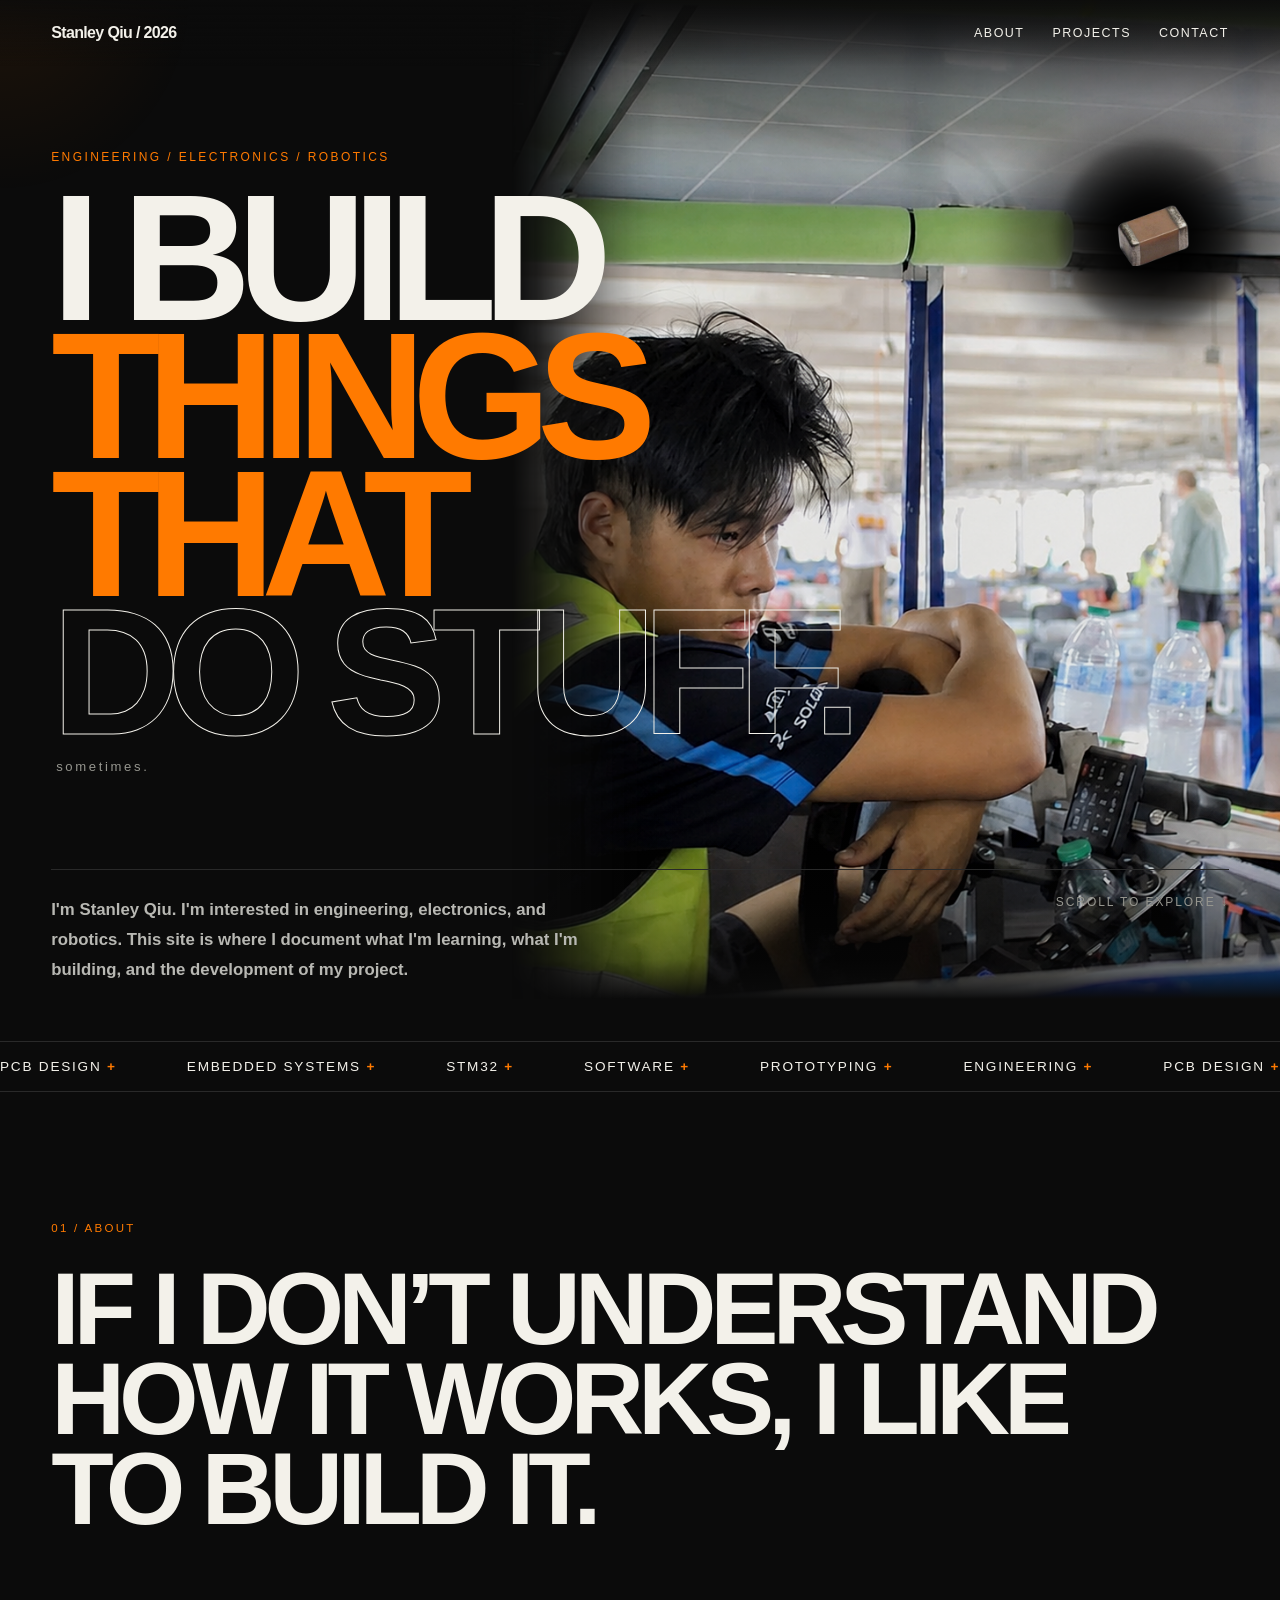
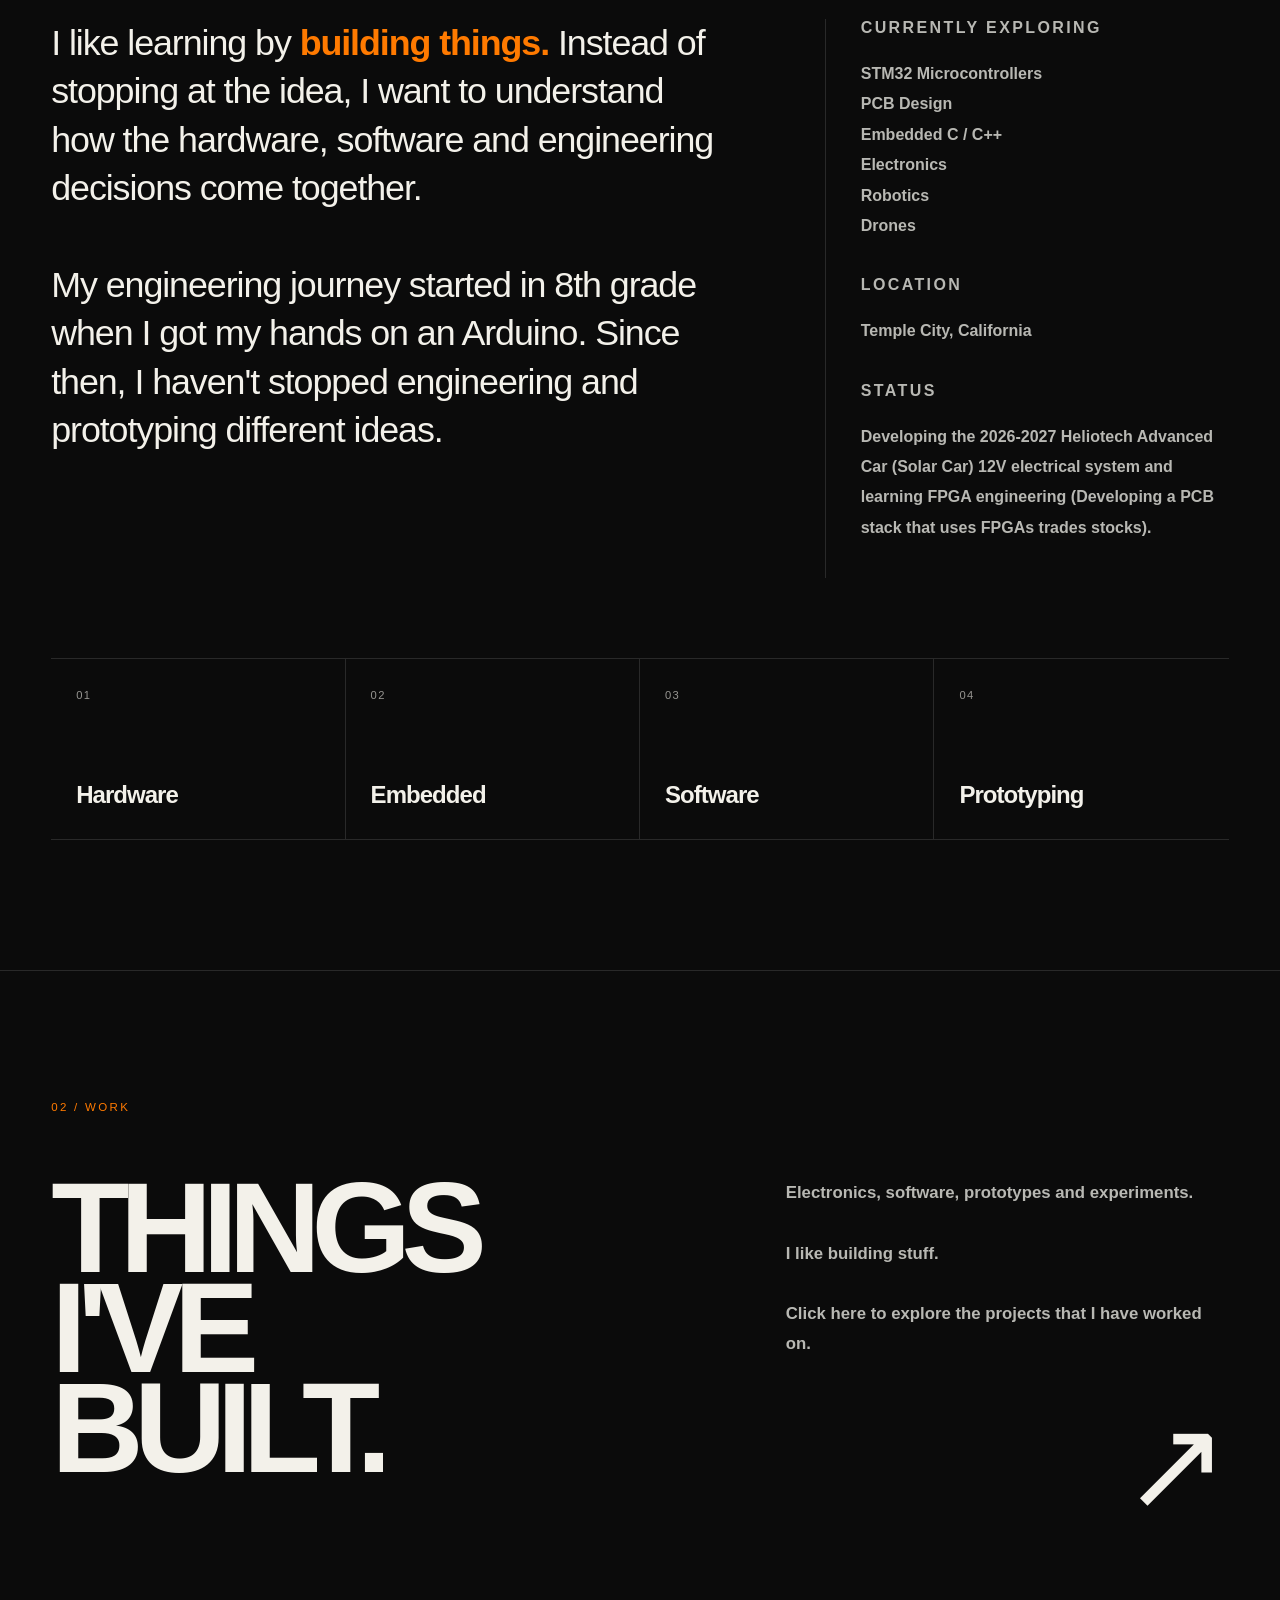
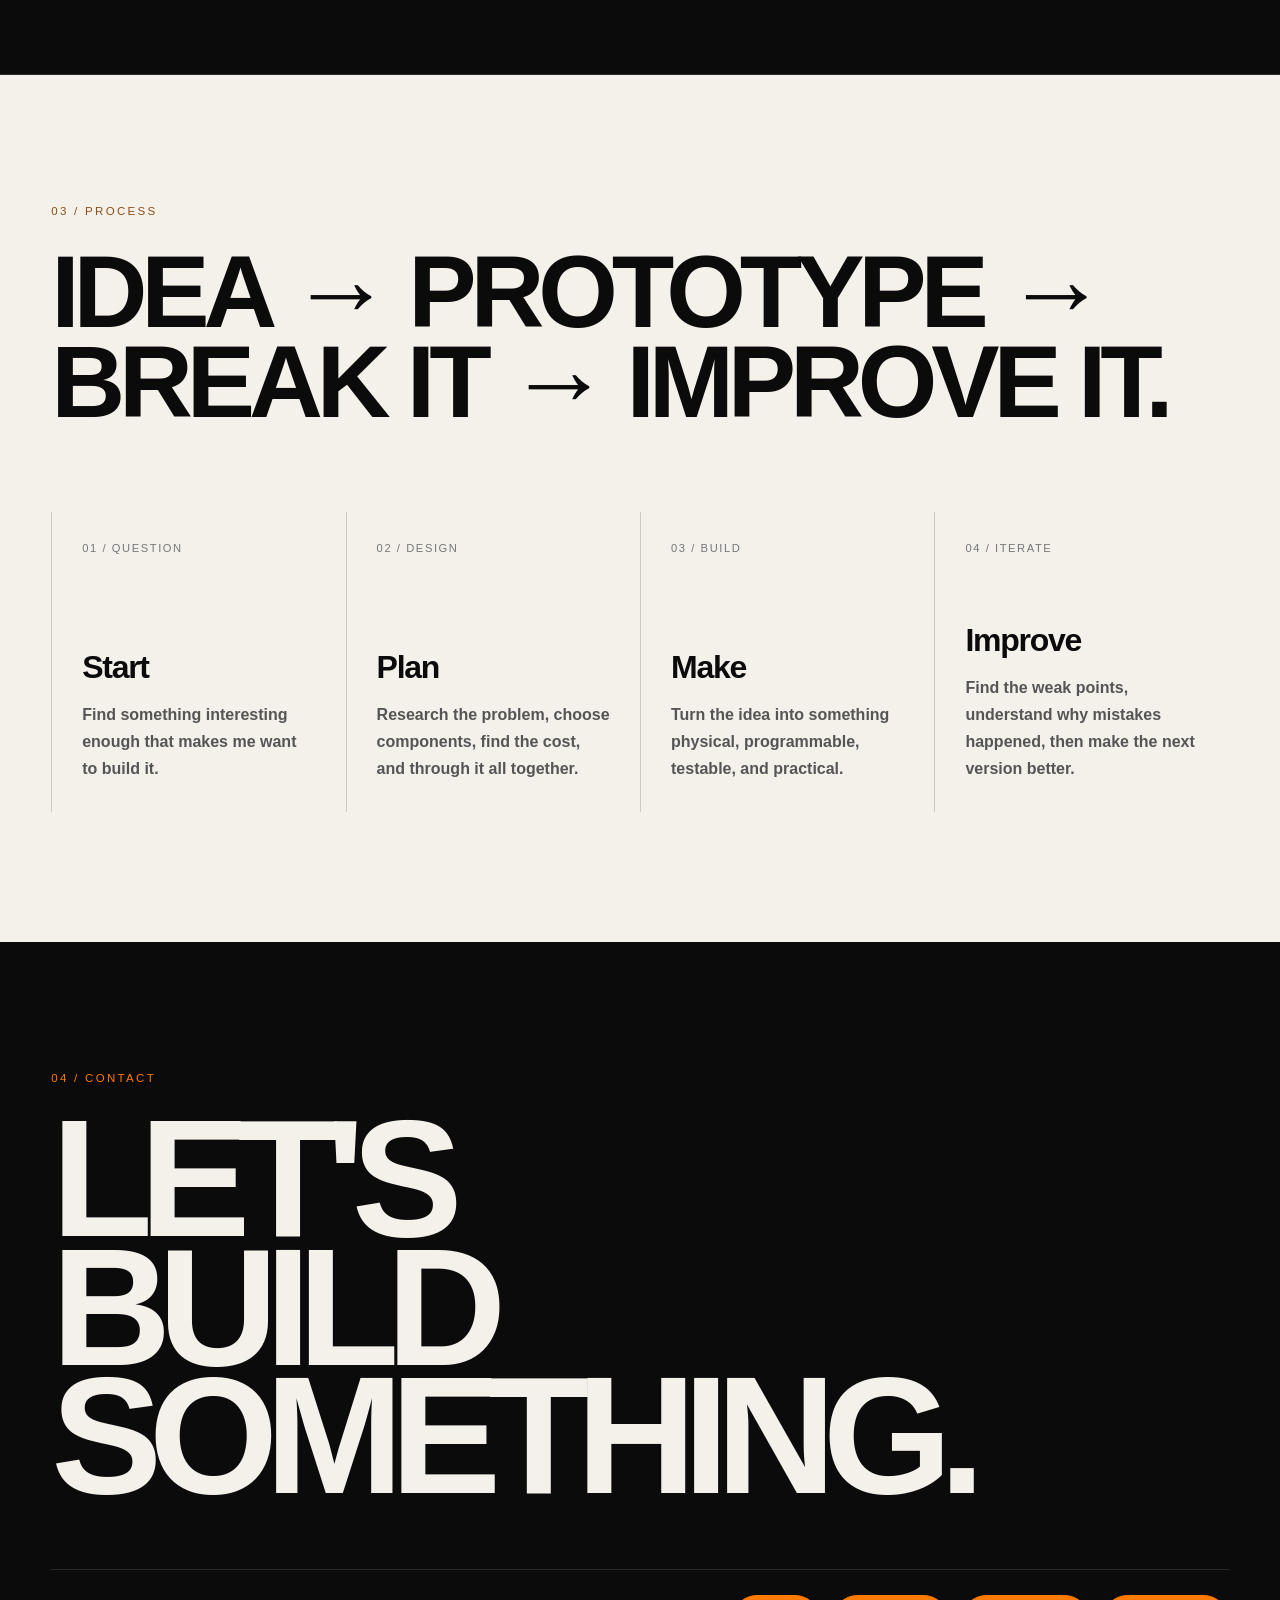
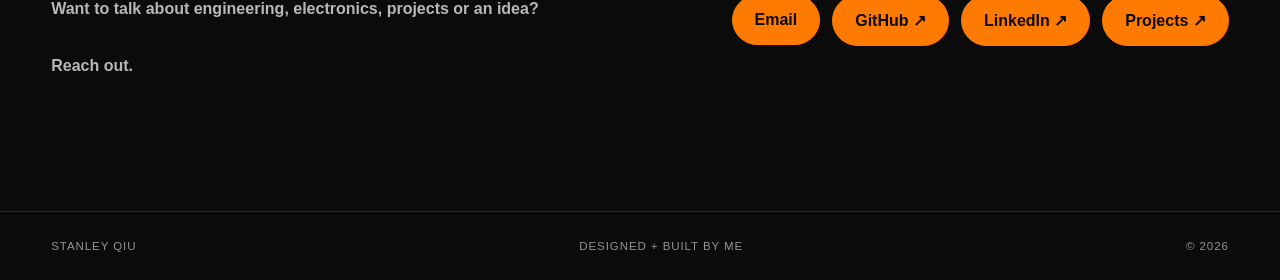
<file: index.html>
<!DOCTYPE html>
<html lang="en">

<head>

<meta charset="UTF-8">

<meta name="google-site-verification" content="MpGPq9zQdGLKVC3GUyQ-u9DPw22hzLqna6W6MSzBSJM">

<meta name="description" content="Explore Stanley Qiu's engineering portfolio featuring STM32 microcontrollers, PCB design, embedded systems, robotics, solar car electronics, and software projects.">

<meta name="viewport" content="width=device-width, initial-scale=1.0">

<title>Stanley Qiu | Electrical Engineering, PCB Design & Robotics</title>

<link rel="icon" type="image/png" href="images/Q logo.png">
<link rel="shortcut icon" href="images/Q logo.png">
<link rel="canonical" href="https://stanleyqiu1.github.io/">

<style>

/* ==================================
   COLORS
================================== */

:root {
    --bg: #0b0b0b;
    --text: #f3f1ea;
    --muted: #96968f;
    --accent: #ff7a00;
    --line: #292929;
    --panel: #111111;
}

/* ==================================
   RESET
================================== */

* {
    margin: 0;
    padding: 0;
    box-sizing: border-box;
}

html {
    scroll-behavior: smooth;
}

body {
    background: var(--bg);
    color: var(--text);
    font-family: Arial, Helvetica, sans-serif;
    overflow-x: hidden;
}

a {
    color: inherit;
    text-decoration: none;
}

/* ==================================
   SCROLL PROGRESS
================================== */

#progress {
    position: fixed;
    top: 0;
    left: 0;
    width: 0;
    height: 3px;
    background: var(--accent);
    z-index: 9999;
}

/* ==================================
   CURSOR GLOW
================================== */

.cursor-glow {
    position: fixed;
    width: 420px;
    height: 420px;
    border-radius: 50%;
    pointer-events: none;

    background: radial-gradient(
        circle,
        rgba(255, 122, 0, .08),
        transparent 65%
    );

    transform: translate(-50%, -50%);
    z-index: 0;
}

/* ==================================
   NAVIGATION
================================== */

nav {
    position: fixed;
    top: 0;
    left: 0;
    width: 100%;

    display: flex;
    align-items: center;
    justify-content: space-between;

    padding: 24px 4vw;
    z-index: 1000;

    background: linear-gradient(
        to bottom,
        rgba(11,11,11,.82),
        transparent
    );
}

.logo {
    font-weight: 900;
    letter-spacing: -.04em;
}

.nav-links {
    display: flex;
    gap: 28px;
    font-size: .78rem;
    text-transform: uppercase;
    letter-spacing: .12em;
}

.nav-links a {
    position: relative;
}

.nav-links a::after {
    content: "";
    position: absolute;
    left: 0;
    bottom: -6px;
    width: 0;
    height: 1px;
    background: var(--accent);
    transition: width .3s ease;
}

.nav-links a:hover::after {
    width: 100%;
}

/* ==================================
   HERO
================================== */

.hero {
    min-height: 100vh;

    display: flex;
    flex-direction: column;
    justify-content: flex-end;

    padding: 150px 4vw 55px;

    position: relative;
    overflow: hidden;
    isolation: isolate;
}

/* ==================================
   KEEP HERO TEXT ABOVE PHOTO
================================== */

.hero-label,
.hero h1,
.hero-subtext,
.hero-bottom {
    position: relative;
    z-index: 3;
}

.hero-label {
    color: var(--accent);
    font-size: .75rem;
    text-transform: uppercase;
    letter-spacing: .2em;
    margin-bottom: 25px;
}

.hero h1 {
    font-size: clamp(4.8rem, 14vw, 13rem);
    line-height: .77;
    letter-spacing: -.08em;
    font-weight: 900;
    max-width: 1450px;
}

/* ==================================
   THINGS / THAT SOLID DARK FILL
================================== */

.hero-outline {
    color: var(--accent);
    -webkit-text-stroke: 0;
}

/* ==================================
   DO STUFF OUTLINE + ORANGE HOVER
================================== */

.hero-do-stuff {
    display: inline-block;

    color: transparent;

    -webkit-text-stroke: 1px var(--text);

    transition:
        color .3s ease,
        -webkit-text-stroke .3s ease,
        transform .3s ease;
}

.hero-do-stuff:hover {
    color: var(--accent);
    -webkit-text-stroke: 1px var(--accent);
}

.hero-subtext {
    margin-top: 18px;
    margin-left: 5px;

    font-size: .82rem;
    font-weight: 400;

    color: var(--muted);

    text-transform: lowercase;
    letter-spacing: .2em;

    opacity: .75;
}

/* ==================================
   HERO BOTTOM
================================== */

.hero-bottom {
    display: grid;
    grid-template-columns: 1fr 1fr;

    gap: 50px;
    margin-top: 95px;
    padding-top: 25px;

    border-top: 1px solid var(--line);
}

.hero-bottom p {
    max-width: 580px;
    color: #b8b8b3;
    font-size: 1.05rem;
    line-height: 1.8;
    font-weight: 600;
}

.hero-scroll {
    text-align: right;
    color: var(--muted);
    font-size: .75rem;
    text-transform: uppercase;
    letter-spacing: .16em;
}

/* ==================================
   PERSONAL SOLAR CAR IMAGE
================================== */

.hero-portrait {
    position: absolute;

    left: 40%;
    right: -4%;

    top: 0;
    bottom: 4%;

    z-index: 1;

    pointer-events: none;
    overflow: hidden;

    -webkit-mask-image: linear-gradient(
        to right,
        transparent 0%,
        rgba(0,0,0,.10) 3%,
        rgba(0,0,0,.28) 6%,
        rgba(0,0,0,.50) 9%,
        rgba(0,0,0,.72) 12%,
        rgba(0,0,0,.90) 15%,
        black 18%,
        black 100%
    );

    mask-image: linear-gradient(
        to right,
        transparent 0%,
        rgba(0,0,0,.10) 3%,
        rgba(0,0,0,.28) 6%,
        rgba(0,0,0,.50) 9%,
        rgba(0,0,0,.72) 12%,
        rgba(0,0,0,.90) 15%,
        black 18%,
        black 100%
    );
}

.hero-portrait img {
    width: 100%;
    height: 100%;

    display: block;

    object-fit: cover;
    object-position: 28% center;

    filter:
        brightness(.90)
        contrast(1.04)
        saturate(.95);
}

/* ==================================
   PHOTO DARK BLENDING
================================== */

.hero-portrait::after {
    content: "";

    position: absolute;
    inset: 0;

    pointer-events: none;

    background: linear-gradient(
        to bottom,
        rgba(11,11,11,.92) 0%,
        rgba(11,11,11,.62) 5%,
        rgba(11,11,11,.25) 10%,
        rgba(11,11,11,.05) 17%,
        transparent 24%,
        transparent 78%,
        rgba(11,11,11,.05) 84%,
        rgba(11,11,11,.18) 90%,
        rgba(11,11,11,.42) 96%,
        var(--bg) 100%
    );
}

/* ==================================
   SPINNING DECAP IMAGE
================================== */

.cross {
    position: absolute;

    right: 7vw;
    top: 19%;

    width: 75px;
    height: 75px;

    display: flex;
    align-items: center;
    justify-content: center;

    pointer-events: none;

    z-index: 5;
    isolation: isolate;
}

/* ==================================
   SMALLER CENTERED BLACK BUBBLE
================================== */

.cross::before {
    content: "";

    position: absolute;

    left: 50%;
    top: 50%;

    width: 190px;
    height: 190px;

    transform: translate(-50%, -50%);
    border-radius: 50%;

    background: radial-gradient(
        circle,
        rgba(0,0,0,.96) 0%,
        rgba(0,0,0,.88) 28%,
        rgba(0,0,0,.58) 50%,
        rgba(0,0,0,.24) 68%,
        rgba(0,0,0,.06) 80%,
        transparent 88%
    );

    filter: blur(5px);

    z-index: -1;
}

/* ==================================
   BUBBLE FADE INTO PHOTO
================================== */

.cross::after {
    content: "";

    position: absolute;

    left: 50%;
    top: 50%;

    width: 320px;
    height: 230px;

    transform: translate(-50%, -50%);

    border-radius: 50%;

    background: radial-gradient(
        ellipse at center,
        rgba(0,0,0,.90) 0%,
        rgba(0,0,0,.70) 26%,
        rgba(0,0,0,.42) 48%,
        rgba(0,0,0,.18) 67%,
        rgba(0,0,0,.06) 78%,
        transparent 88%
    );

    filter: blur(14px);

    z-index: -2;
}

.cross img {
    width: 100%;
    height: 100%;

    display: block;
    object-fit: contain;

    position: relative;
    z-index: 2;

    opacity: .88;

    transform-origin: center center;

    animation: rotateCross 20s linear infinite;
}

@keyframes rotateCross {
    from {
        transform: rotate(0);
    }

    to {
        transform: rotate(360deg);
    }
}

/* ==================================
   MARQUEE
================================== */

.marquee {
    overflow: hidden;

    border-top: 1px solid var(--line);
    border-bottom: 1px solid var(--line);

    padding: 17px 0;
}

.marquee-track {
    display: flex;
    width: max-content;
    animation: marquee 26s linear infinite;
}

.marquee span {
    margin-right: 70px;

    white-space: nowrap;

    font-size: .85rem;
    text-transform: uppercase;
    letter-spacing: .13em;
}

.marquee b {
    color: var(--accent);
}

@keyframes marquee {
    from {
        transform: translateX(0);
    }

    to {
        transform: translateX(-50%);
    }
}

/* ==================================
   GENERAL
================================== */

section {
    padding: 130px 4vw;
}

.eyebrow {
    color: var(--accent);
    font-size: .72rem;

    text-transform: uppercase;
    letter-spacing: .2em;

    margin-bottom: 30px;
}

.big-heading {
    font-size: clamp(3rem, 8vw, 7rem);
    line-height: .88;
    letter-spacing: -.06em;
    max-width: 1150px;
}

/* ==================================
   ABOUT
================================== */

.about-grid {
    display: grid;
    grid-template-columns: 1.25fr .75fr;
    gap: 100px;
    margin-top: 85px;
}

.about-main {
    font-size: clamp(1.5rem, 2.8vw, 2.6rem);
    line-height: 1.35;
    letter-spacing: -.03em;
}

.about-main strong {
    color: var(--accent);
}

.about-side {
    border-left: 1px solid var(--line);
    padding-left: 35px;
}

.about-side-title {
    color: #b8b8b3;

    font-size: 1rem;
    font-weight: 800;

    text-transform: uppercase;
    letter-spacing: .15em;

    margin-bottom: 22px;
}

.about-side p {
    color: #b8b8b3;
    line-height: 1.9;
    margin-bottom: 35px;
    font-weight: 600;
}

/* ==================================
   SKILLS
================================== */

.skills {
    display: grid;
    grid-template-columns: repeat(4, 1fr);

    margin-top: 80px;

    border-top: 1px solid var(--line);
    border-bottom: 1px solid var(--line);
}

.skill {
    padding: 30px 25px;

    min-height: 180px;

    display: flex;
    flex-direction: column;
    justify-content: space-between;

    border-right: 1px solid var(--line);

    transition:
        background .3s ease,
        color .3s ease,
        transform .3s ease;
}

.skill:last-child {
    border-right: 0;
}

.skill:hover {
    background: var(--accent);
    color: #080808;
    transform: translateY(-6px);
}

.skill-number {
    font-size: .7rem;
    opacity: .6;
    letter-spacing: .12em;
}

.skill h3 {
    font-size: 1.5rem;
    letter-spacing: -.04em;
}

/* ==================================
   PROJECTS ENTRY
================================== */

.projects-entry {
    border-top: 1px solid var(--line);
    border-bottom: 1px solid var(--line);
}

.projects-entry-link {
    display: grid;
    grid-template-columns: 1.2fr .8fr;

    gap: 70px;
    padding: 35px 0;

    transition:
        padding .4s ease,
        background .4s ease,
        color .4s ease;
}

.projects-entry-link:hover {
    background: var(--accent);
    color: #080808;
    padding-left: 35px;
    padding-right: 35px;
}

.projects-entry-title {
    font-size: clamp(4rem, 10vw, 9rem);
    line-height: .78;
    letter-spacing: -.075em;
}

.projects-entry-right {
    min-height: 320px;

    display: flex;
    flex-direction: column;
    justify-content: space-between;
    align-items: stretch;

    gap: 40px;
}

.projects-entry-right p {
    color: #b8b8b3;
    max-width: 500px;
    font-size: 1.05rem;
    line-height: 1.8;
    font-weight: 600;
}

.projects-entry-link:hover .projects-entry-right p {
    color: #2c2c2c;
}

/* ==================================
   BIG PROJECT ARROW
================================== */

.huge-arrow {
    align-self: flex-end;
    flex-shrink: 0;

    font-size: clamp(5rem, 10vw, 9rem);
    line-height: .7;

    margin-top: auto;
    padding-top: 20px;

    transition: transform .4s ease;
}

.projects-entry-link:hover .huge-arrow {
    transform: rotate(45deg) translateY(-10px);
}

/* ==================================
   PROCESS
================================== */

.process {
    background: var(--text);
    color: var(--bg);
}

.process .eyebrow {
    color: #8b4e16;
}

.steps {
    display: grid;
    grid-template-columns: repeat(4, 1fr);
    margin-top: 85px;
}

.step {
    min-height: 300px;
    padding: 30px;

    display: flex;
    flex-direction: column;
    justify-content: space-between;

    border-left: 1px solid #cacac2;
}

.step-number {
    color: #777;
    font-size: .7rem;
    letter-spacing: .14em;
}

.step h3 {
    font-size: 2rem;
    letter-spacing: -.04em;
    margin-bottom: 15px;
}

.step p {
    color: #555;
    line-height: 1.7;
    font-weight: 600;
}

/* ==================================
   CONTACT
================================== */

.contact {
    min-height: 85vh;

    display: flex;
    flex-direction: column;
    justify-content: space-between;
}

.contact-title {
    font-size: clamp(4.5rem, 13vw, 12rem);
    line-height: .77;
    letter-spacing: -.08em;
}

.contact-bottom {
    display: grid;
    grid-template-columns: 1fr 1fr;

    gap: 50px;
    margin-top: 70px;
    padding-top: 25px;

    border-top: 1px solid var(--line);
}

.contact-bottom p {
    max-width: 500px;
    color: #b8b8b3;
    line-height: 1.8;
    font-weight: 600;
}

.contact-links {
    display: flex;
    justify-content: flex-end;
    align-items: flex-start;
    flex-wrap: wrap;
    gap: 12px;
}

.contact-button {
    padding: 15px 22px;

    border: 1px solid var(--accent);
    border-radius: 100px;

    background: var(--accent);
    color: #0b0b0b;

    font-weight: 600;
    transition: .25s ease;
}

.contact-button:hover {
    background: var(--accent);
    border-color: var(--accent);
    color: #0b0b0b;

    transform: translateY(-4px);
}

/* ==================================
   FOOTER
================================== */

footer {
    display: flex;
    justify-content: space-between;

    padding: 28px 4vw;
    border-top: 1px solid var(--line);

    color: var(--muted);
    font-size: .72rem;
    text-transform: uppercase;
    letter-spacing: .08em;
}

/* ==================================
   SCROLL REVEAL
================================== */

.reveal {
    opacity: 0;

    transform: translateY(60px);

    transition:
        opacity .9s cubic-bezier(.2,.7,.2,1),
        transform .9s cubic-bezier(.2,.7,.2,1);
}

.reveal.visible {
    opacity: 1;
    transform: translateY(0);
}

/* ==================================
   TABLET
================================== */

@media(max-width: 850px) {

    .nav-links {
        gap: 15px;
    }

    .hero-bottom,
    .about-grid,
    .projects-entry-link,
    .contact-bottom {
        grid-template-columns: 1fr;
    }

    .hero-scroll {
        text-align: left;
    }

    .hero-portrait {
        left: 28%;
        right: -24%;

        top: 0;
        bottom: 5%;

        opacity: .50;
    }

    .hero-bottom {
        margin-top: 80px;
    }

    .cross {
        right: 8vw;
        top: 15%;
    }

    .about-side {
        border-left: 0;
        border-top: 1px solid var(--line);

        padding-left: 0;
        padding-top: 30px;
    }

    .skills,
    .steps {
        grid-template-columns: 1fr 1fr;
    }

    .skill:nth-child(2) {
        border-right: 0;
    }

    .projects-entry-right {
        min-height: 230px;
        gap: 30px;
    }

    .huge-arrow {
        align-self: flex-end;
    }

    .contact-links {
        justify-content: flex-start;
    }
}

/* ==================================
   MOBILE
================================== */

@media(max-width: 550px) {

    section {
        padding: 90px 5vw;
    }

    nav {
        padding: 20px 5vw;
    }

    .nav-links a:first-child {
        display: none;
    }

    .hero-portrait {
        left: 18%;
        right: -48%;

        top: 0;
        bottom: 7%;

        opacity: .28;
    }

    .hero-bottom {
        margin-top: 65px;
    }

    .cross {
        width: 60px;
        height: 60px;

        right: 7vw;
        top: 16%;
    }

    .cross::before {
        width: 145px;
        height: 145px;
    }

    .cross::after {
        width: 240px;
        height: 170px;
    }

    .skills,
    .steps {
        grid-template-columns: 1fr;
    }

    .skill {
        border-right: 0;
        border-bottom: 1px solid var(--line);
    }

    .projects-entry-right {
        min-height: 200px;
    }

    .projects-entry-right p {
        max-width: 100%;
    }

    .huge-arrow {
        font-size: 5rem;
    }

    footer {
        flex-direction: column;
        gap: 10px;
    }
}

</style>

</head>

<body>

<div id="progress"></div>
<div class="cursor-glow"></div>

<!-- ==================================
     NAVIGATION
================================== -->

<nav>

    <a href="index.html" class="logo">
        Stanley Qiu / 2026
    </a>

    <div class="nav-links">

        <a href="#about">About</a>

        <a href="projects.html">Projects</a>

        <a href="#contact">Contact</a>

    </div>

</nav>

<!-- ==================================
     HERO
================================== -->

<header class="hero">

    <div class="hero-portrait">

        <img
            src="images/Personal Image2.png"
            alt="Stanley Qiu inside the solar car"
        >

    </div>

    <div class="cross">

        <img
            src="images/DECAP3.png"
            alt=""
            aria-hidden="true"
        >

    </div>

    <div class="hero-label reveal">

        Engineering /
        Electronics /
        Robotics

    </div>

    <h1 class="reveal">

        I BUILD<br>

        <span class="hero-outline">THINGS</span><br>

        <span class="hero-outline">THAT</span><br>

        <span class="hero-do-stuff">DO STUFF.</span>

    </h1>

    <p class="hero-subtext reveal">

        sometimes.

    </p>

    <div class="hero-bottom reveal">

        <p>

            I'm <strong>Stanley Qiu</strong>.

            I'm interested in engineering,
            electronics, and robotics.

            This site is where I document
            what I'm learning, what I'm building,
            and the development of my project.

        </p>

        <div class="hero-scroll">

            Scroll to explore ↓

        </div>

    </div>

</header>

<!-- ==================================
     MOVING MARQUEE
================================== -->

<div class="marquee">

    <div class="marquee-track">

        <span>PCB DESIGN <b>+</b></span>

        <span>EMBEDDED SYSTEMS <b>+</b></span>

        <span>STM32 <b>+</b></span>

        <span>SOFTWARE <b>+</b></span>

        <span>PROTOTYPING <b>+</b></span>

        <span>ENGINEERING <b>+</b></span>

        <span>PCB DESIGN <b>+</b></span>

        <span>EMBEDDED SYSTEMS <b>+</b></span>

        <span>STM32 <b>+</b></span>

        <span>SOFTWARE <b>+</b></span>

        <span>PROTOTYPING <b>+</b></span>

        <span>ENGINEERING <b>+</b></span>

    </div>

</div>

<!-- ==================================
     ABOUT
================================== -->

<section id="about">

    <div class="eyebrow reveal">

        01 / About

    </div>

    <h2 class="big-heading reveal">

        IF I DON’T UNDERSTAND HOW IT WORKS,
        I LIKE TO BUILD IT.

    </h2>

    <div class="about-grid">

        <div class="about-main reveal">

            I like learning by

            <strong>building things.</strong>

            Instead of stopping at the idea,
            I want to understand how the hardware,
            software and engineering decisions
            come together.

            <br><br>

            My engineering journey started in 8th
            grade when I got my hands on an Arduino.

            Since then, I haven't stopped engineering
            and prototyping different ideas.

        </div>

        <div class="about-side reveal">

            <div class="about-side-title">

                Currently Exploring

            </div>

            <p>

                STM32 Microcontrollers<br>
                PCB Design<br>
                Embedded C / C++<br>
                Electronics<br>
                Robotics<br>
                Drones

            </p>

            <div class="about-side-title">

                Location

            </div>

            <p>

                Temple City, California

            </p>

            <div class="about-side-title">

                Status

            </div>

            <p>

                Developing the 2026-2027 Heliotech Advanced Car (Solar Car) 12V electrical system and learning FPGA engineering (Developing a PCB stack that uses FPGAs trades stocks).

            </p>

        </div>

    </div>

    <div class="skills reveal">

        <div class="skill">

            <div class="skill-number">01</div>

            <h3>Hardware</h3>

        </div>

        <div class="skill">

            <div class="skill-number">02</div>

            <h3>Embedded</h3>

        </div>

        <div class="skill">

            <div class="skill-number">03</div>

            <h3>Software</h3>

        </div>

        <div class="skill">

            <div class="skill-number">04</div>

            <h3>Prototyping</h3>

        </div>

    </div>

</section>

<!-- ==================================
     PROJECTS / WORK
================================== -->

<section class="projects-entry">

    <div class="eyebrow reveal">

        02 / Work

    </div>

    <a href="projects.html" class="projects-entry-link reveal">

        <div>

            <h2 class="projects-entry-title">

                THINGS<br>
                I'VE<br>
                BUILT.

            </h2>

        </div>

        <div class="projects-entry-right">

            <p>

                Electronics, software,
                prototypes and experiments.

                <br><br>

                I like building stuff.

                <br><br>

                Click here to explore the projects
                that I have worked on.

            </p>

            <div class="huge-arrow">

                ↗

            </div>

        </div>

    </a>

</section>

<!-- ==================================
     PROCESS
================================== -->

<section class="process">

    <div class="eyebrow reveal">

        03 / Process

    </div>

    <h2 class="big-heading reveal">

        IDEA → PROTOTYPE →
        BREAK IT → IMPROVE IT.

    </h2>

    <div class="steps">

        <div class="step reveal">

            <div class="step-number">

                01 / QUESTION

            </div>

            <div>

                <h3>Start</h3>

                <p>

                    Find something interesting
                    enough that makes me want to
                    build it.

                </p>

            </div>

        </div>

        <div class="step reveal">

            <div class="step-number">

                02 / DESIGN

            </div>

            <div>

                <h3>Plan</h3>

                <p>

                    Research the problem,
                    choose components, find the cost,
                    and through it all together.

                </p>

            </div>

        </div>

        <div class="step reveal">

            <div class="step-number">

                03 / BUILD

            </div>

            <div>

                <h3>Make</h3>

                <p>

                    Turn the idea into
                    something physical,
                    programmable, testable,
                    and practical.

                </p>

            </div>

        </div>

        <div class="step reveal">

            <div class="step-number">

                04 / ITERATE

            </div>

            <div>

                <h3>Improve</h3>

                <p>

                    Find the weak points,
                    understand why mistakes happened,
                    then make the next version better.

                </p>

            </div>

        </div>

    </div>

</section>

<!-- ==================================
     CONTACT
================================== -->

<section class="contact" id="contact">

    <div>

        <div class="eyebrow reveal">

            04 / Contact

        </div>

        <h2 class="contact-title reveal">

            LET'S<br>
            BUILD<br>
            SOMETHING.

        </h2>

    </div>

    <div class="contact-bottom reveal">

        <p>

            Want to talk about engineering,
            electronics, projects
            or an idea?

            <br><br>

            Reach out.

        </p>

        <div class="contact-links">

            <a
                class="contact-button"
                href="mailto:Stanleyqiu11@gmail.com"
            >
                Email
            </a>

            <a
                class="contact-button"
                href="https://github.com/Stanleyqiu1"
            >
                GitHub ↗
            </a>

            <a
                class="contact-button"
                href="https://www.linkedin.com/in/stanley-qiu-92088b377/"
            >
                LinkedIn ↗
            </a>

            <a
                class="contact-button"
                href="projects.html"
            >
                Projects ↗
            </a>

        </div>

    </div>

</section>

<!-- ==================================
     FOOTER
================================== -->

<footer>

    <span>Stanley Qiu</span>

    <span>DESIGNED + BUILT BY ME</span>

    <span>© 2026</span>

</footer>

<!-- ==================================
     JAVASCRIPT
================================== -->

<script>

/* ==================================
   SCROLL REVEAL
================================== */

const observer = new IntersectionObserver(

    entries => {

        entries.forEach(entry => {

            if(entry.isIntersecting) {

                entry.target.classList.add("visible");

            }

        });

    },

    {
        threshold: .1
    }

);

document.querySelectorAll(".reveal").forEach(element => {

    observer.observe(element);

});

/* ==================================
   SCROLL PROGRESS
================================== */

window.addEventListener("scroll", () => {

    const scroll = document.documentElement.scrollTop;

    const height =
        document.documentElement.scrollHeight -
        document.documentElement.clientHeight;

    const percentage =
        height > 0
        ? scroll / height * 100
        : 0;

    document.getElementById("progress").style.width =
        percentage + "%";

});

/* ==================================
   CURSOR GLOW
================================== */

const glow = document.querySelector(".cursor-glow");

window.addEventListener("mousemove", event => {

    glow.style.left = event.clientX + "px";

    glow.style.top = event.clientY + "px";

});

</script>

</body>

</html>
</file>
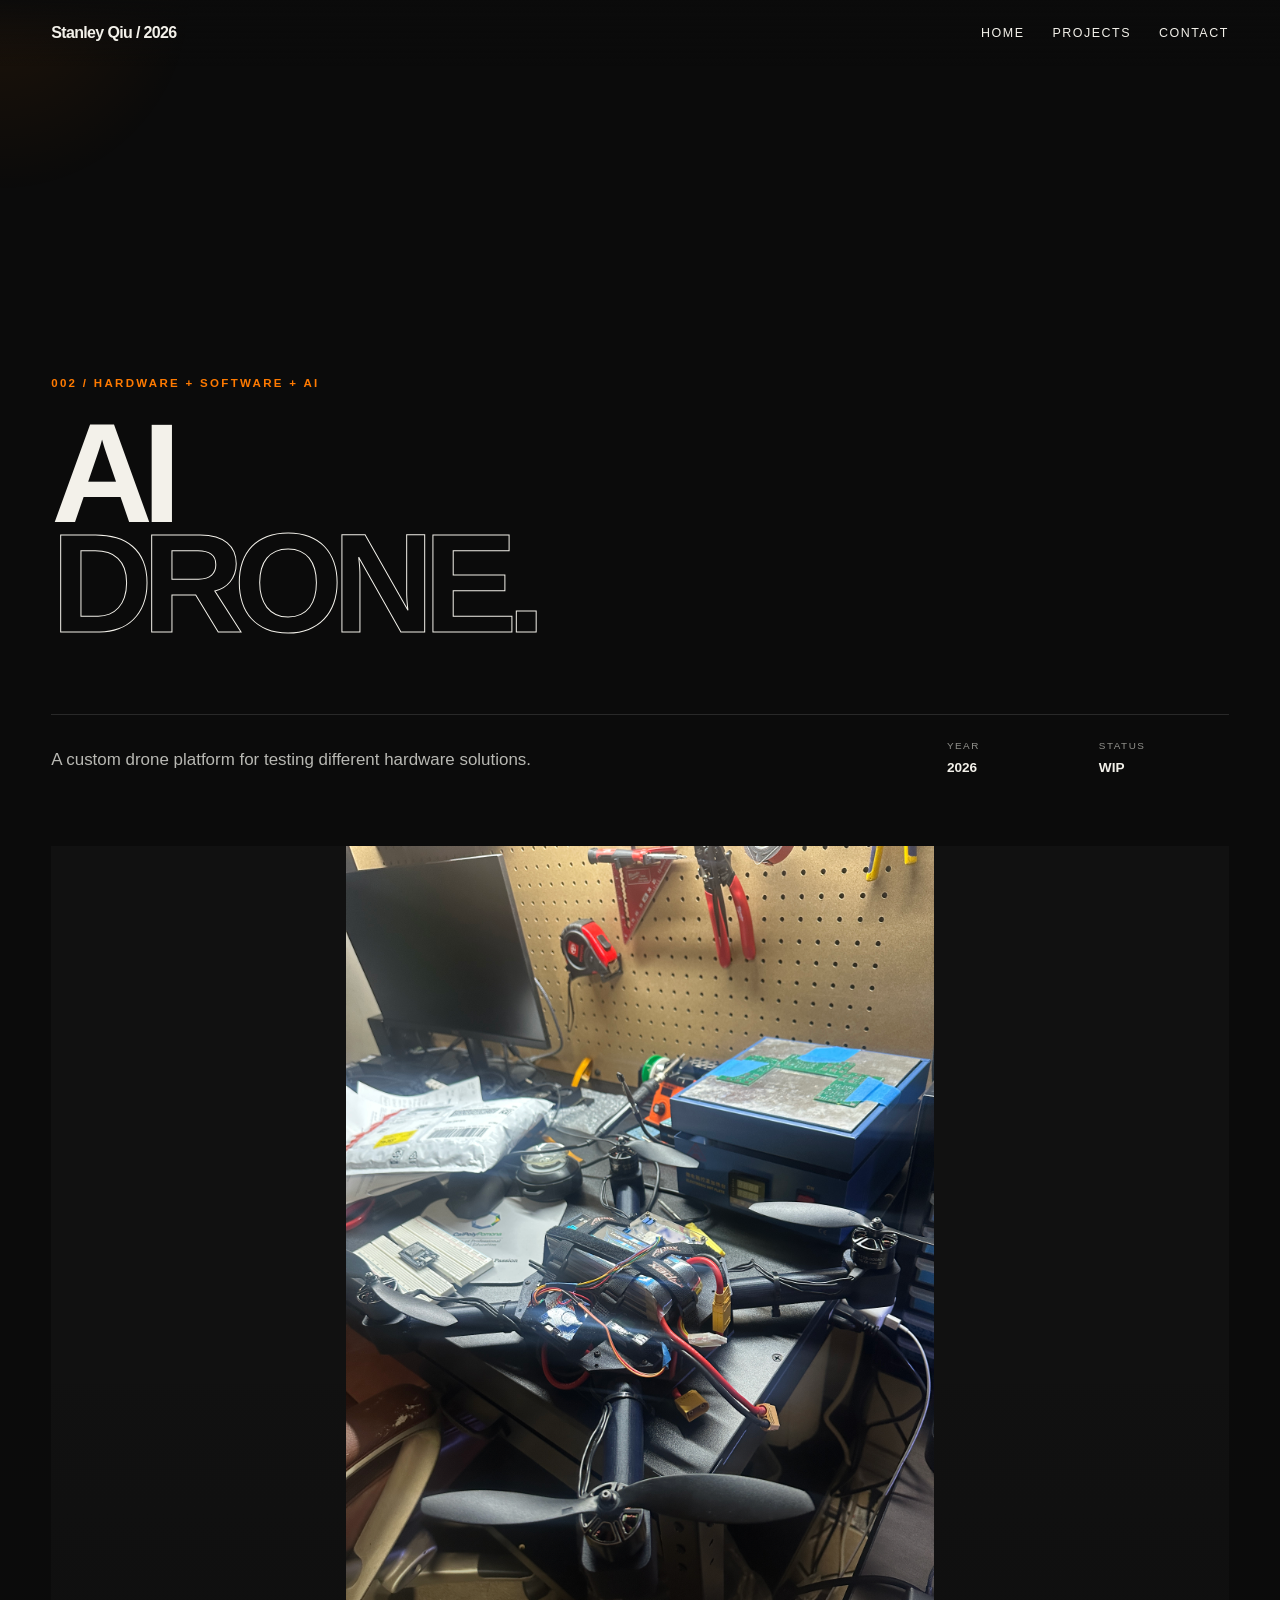
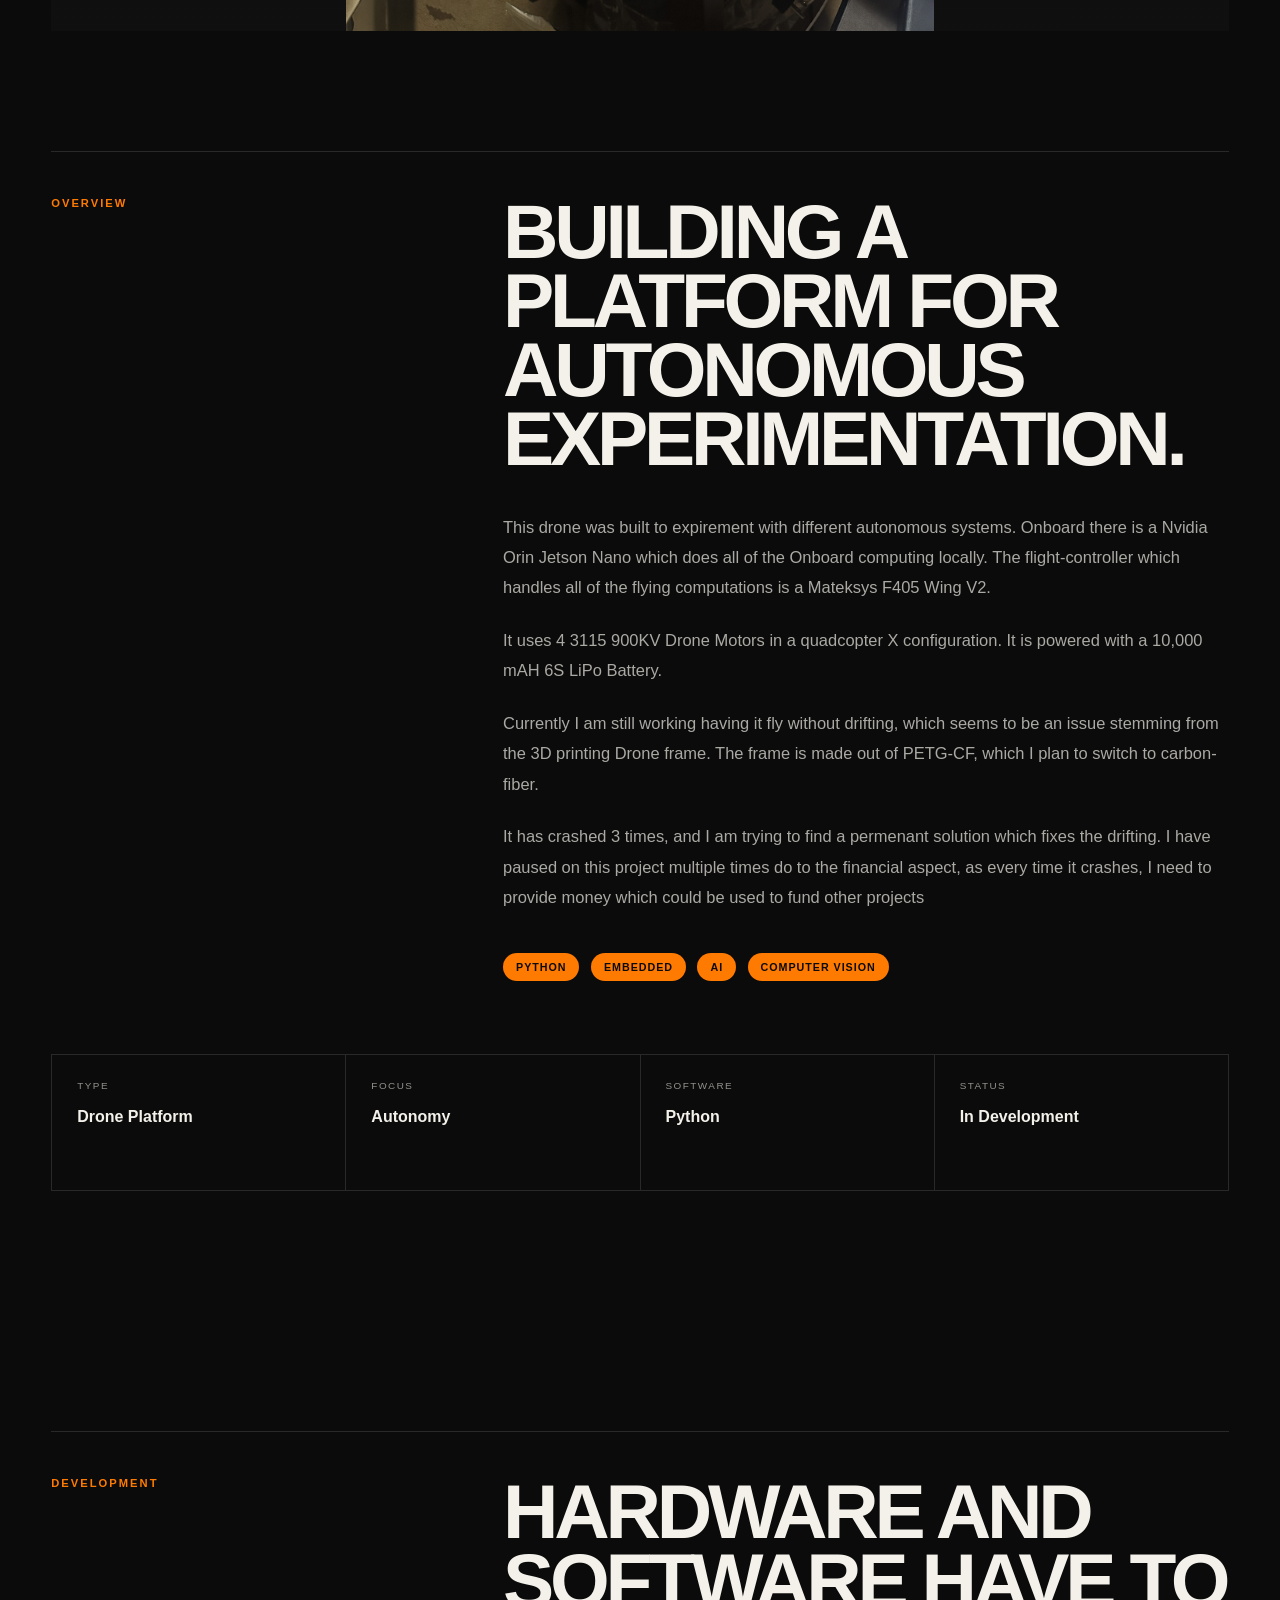
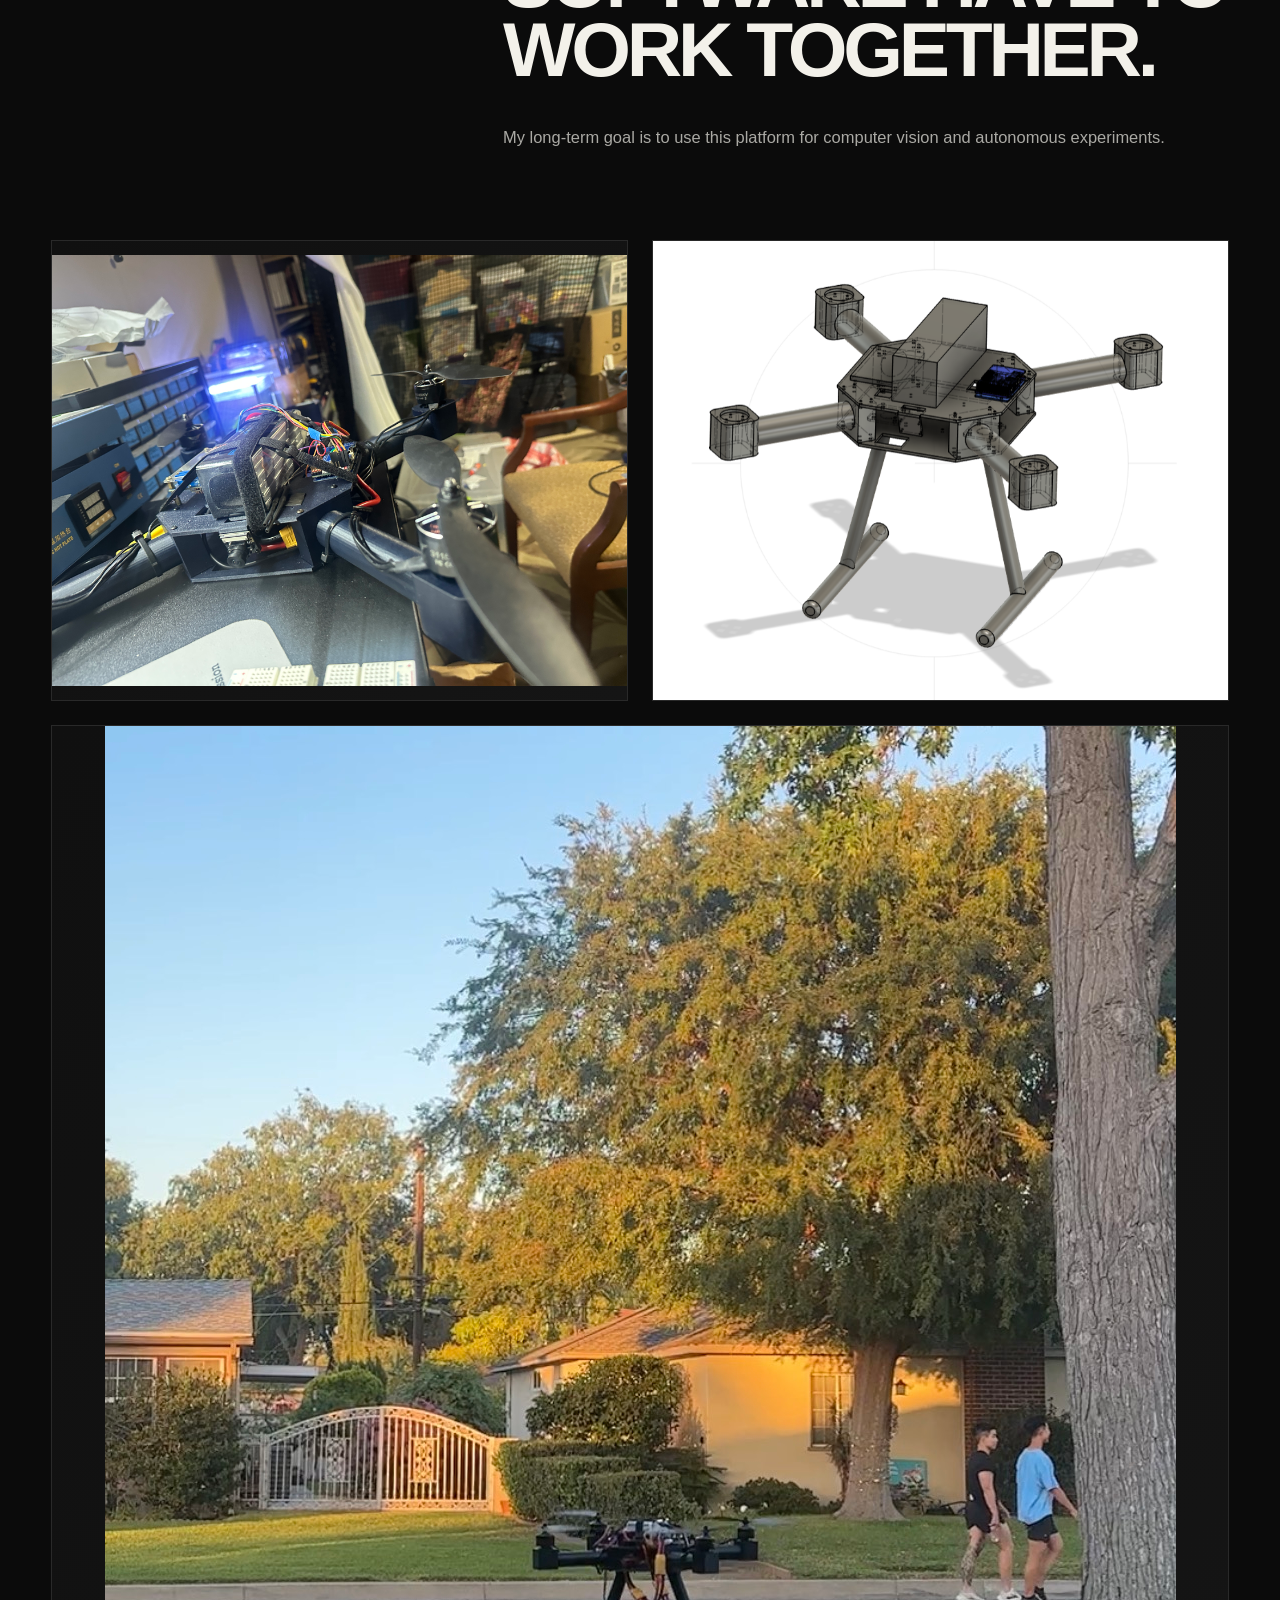
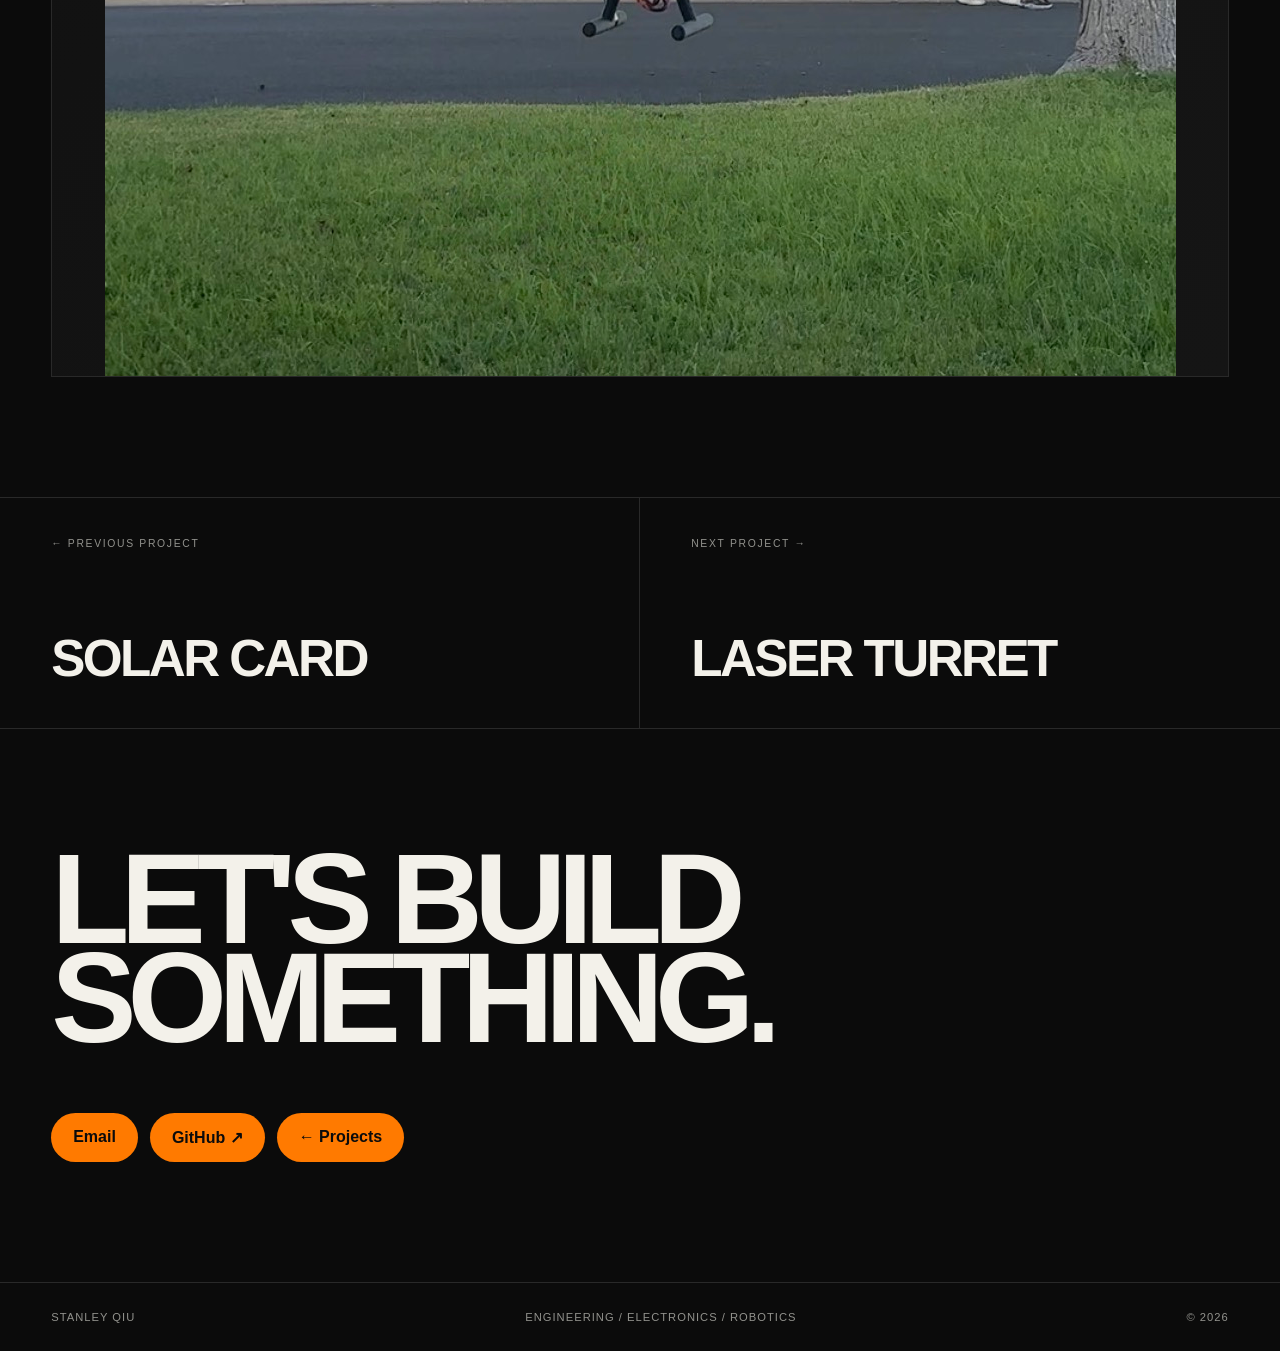
<file: ai-drone.html>
<!DOCTYPE html>
<html lang="en">

<head>

<meta charset="UTF-8">

<meta
    name="viewport"
    content="width=device-width, initial-scale=1.0"
>

<title>AI Drone — Stanley Qiu</title>

<link rel="icon" href="images/Q logo.png">
<link rel="stylesheet" href="project-detail.css">

</head>


<body>


<div id="progress"></div>
<div class="cursor-glow"></div>


<nav>

    <a href="index.html" class="logo">
        Stanley Qiu / 2026
    </a>

    <div class="nav-links">

        <a href="index.html">
            Home
        </a>

        <a href="projects.html">
            Projects
        </a>

        <a href="#contact">
            Contact
        </a>

    </div>

</nav>


<header class="project-hero">

    <div class="project-kicker reveal">
        002 / HARDWARE + SOFTWARE + AI
    </div>


    <h1 class="reveal">
        AI<br>
        <span class="outline">
            DRONE.
        </span>
    </h1>


    <div class="hero-bottom reveal">

        <p class="hero-description">
            A custom drone platform for testing different
            hardware solutions.
        </p>


        <div class="hero-meta">

            <div>
                <span class="meta-label">
                    Year
                </span>

                <span class="meta-value">
                    2026
                </span>
            </div>


            <div>
                <span class="meta-label">
                    Status
                </span>

                <span class="meta-value">
                    WIP
                </span>
            </div>

        </div>

    </div>

</header>


<div class="hero-image reveal">

    <img
        src="images/IMG_1720.JPG"
        alt="AI drone project"
    >

</div>


<section class="project-section">

    <div class="section-border section-grid reveal">

        <div class="section-label">
            Overview
        </div>


        <div class="section-content">

            <h2>
                BUILDING A PLATFORM
                FOR AUTONOMOUS
                EXPERIMENTATION.
            </h2>

            <p>
                This drone was built to expirement
                with different autonomous systems. Onboard
                there is a Nvidia Orin Jetson Nano which
                does all of the Onboard computing locally.
                The flight-controller which handles all of the 
                flying computations is a Mateksys F405 Wing V2.
            </p>

            <p>
                It uses 4 3115 900KV Drone Motors in a quadcopter X
                configuration. It is powered with a 10,000 mAH 6S
                LiPo Battery.
            </p>

            <p>
                Currently I am still working having it fly without
                drifting, which seems to be an issue stemming from the
                3D printing Drone frame. The frame is made out of 
                PETG-CF, which I plan to switch to carbon-fiber.
            </p>

            <p>
                It has crashed 3 times, and I am trying to find a
                permenant solution which fixes the drifting. I have
                paused on this project multiple times do to the financial
                aspect, as every time it crashes, I need to provide
                money which could be used to fund other projects
            </p>


            <div class="tags">

                <span class="tag">Python</span>
                <span class="tag">Embedded</span>
                <span class="tag">AI</span>
                <span class="tag">Computer Vision</span>

            </div>

        </div>

    </div>


    <div class="facts reveal">

        <div class="fact">
            <span class="fact-label">Type</span>
            <span class="fact-value">Drone Platform</span>
        </div>

        <div class="fact">
            <span class="fact-label">Focus</span>
            <span class="fact-value">Autonomy</span>
        </div>

        <div class="fact">
            <span class="fact-label">Software</span>
            <span class="fact-value">Python</span>
        </div>

        <div class="fact">
            <span class="fact-label">Status</span>
            <span class="fact-value">In Development</span>
        </div>

    </div>

</section>


<section class="project-section">

    <div class="section-border section-grid reveal">

        <div class="section-label">
            Development
        </div>


        <div class="section-content">

            <h2>
                HARDWARE AND SOFTWARE
                HAVE TO WORK
                TOGETHER.
            </h2>

            <p>
                My long-term goal is to use this platform
                for computer vision and autonomous
                experiments.
            </p>

        </div>

    </div>


    <div class="gallery reveal">

        <div class="gallery-item image-placeholder">

            <span>
                <img
                    src="images/IMG_1721.JPG"
                    alt="Frontdroneview"
                 >
            </span>

        </div>


        <div class="gallery-item image-placeholder">
            <span>
                <img
                    src="images/Drone_CAD.png"
                    alt="CAD"
                 >
            </span>

        </div>


        <div class="gallery-item wide image-placeholder">

            <span>
                <img
                    src="images/DRONE_FLY.jpg"
                    alt="Drone Fly"
                >
            </span>

        </div>

    </div>

</section>


<div class="project-navigation">

    <a
        class="project-nav-link"
        href="solar-business-card.html"
    >

        <span class="project-nav-small">
            ← Previous Project
        </span>

        <span class="project-nav-title">
            SOLAR CARD
        </span>

    </a>


    <a
        class="project-nav-link"
        href="laser-turret.html"
    >

        <span class="project-nav-small">
            Next Project →
        </span>

        <span class="project-nav-title">
            LASER TURRET
        </span>

    </a>

</div>


<section class="contact" id="contact">

    <h2 class="reveal">
        LET'S BUILD<br>
        SOMETHING.
    </h2>

    <div class="contact-links reveal">

        <a class="button" href="mailto:Stanleyqiu11@gmail.com">
            Email
        </a>

        <a class="button" href="https://github.com/Stanleyqiu1">
            GitHub ↗
        </a>

        <a class="button" href="projects.html">
            ← Projects
        </a>

    </div>

</section>


<footer>

    <span>Stanley Qiu</span>

    <span>
        Engineering / Electronics / Robotics
    </span>

    <span>© 2026</span>

</footer>


<script>

const observer =
new IntersectionObserver(

    entries => {

        entries.forEach(entry => {

            if(entry.isIntersecting) {
                entry.target.classList.add("visible");
            }

        });

    },

    { threshold: .08 }

);


document
.querySelectorAll(".reveal")
.forEach(element => observer.observe(element));


window.addEventListener("scroll", () => {

    const scroll =
        document.documentElement.scrollTop;

    const height =
        document.documentElement.scrollHeight -
        document.documentElement.clientHeight;

    document
        .getElementById("progress")
        .style.width =
        (height > 0 ? scroll / height * 100 : 0)
        + "%";

});


const glow =
document.querySelector(".cursor-glow");


window.addEventListener("mousemove", event => {

    glow.style.left =
        event.clientX + "px";

    glow.style.top =
        event.clientY + "px";

});

</script>


</body>
</html>
</file>
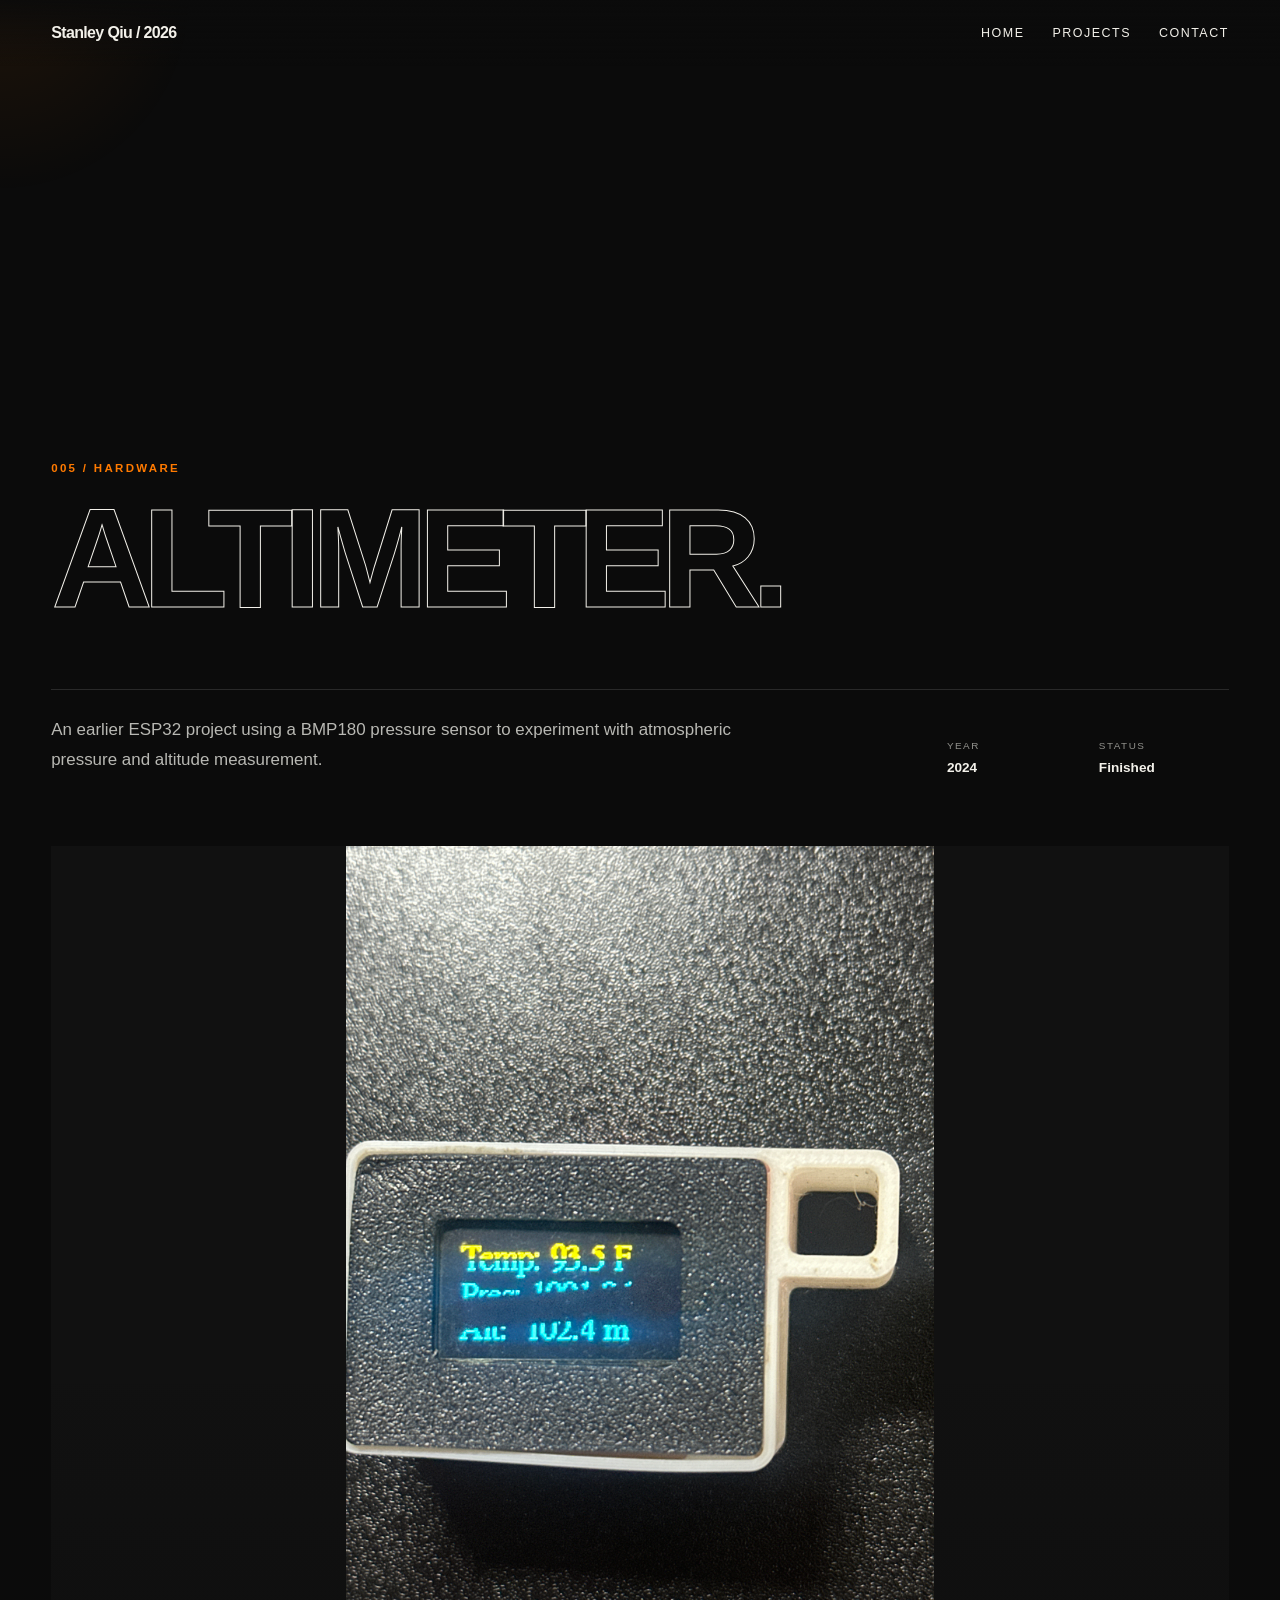
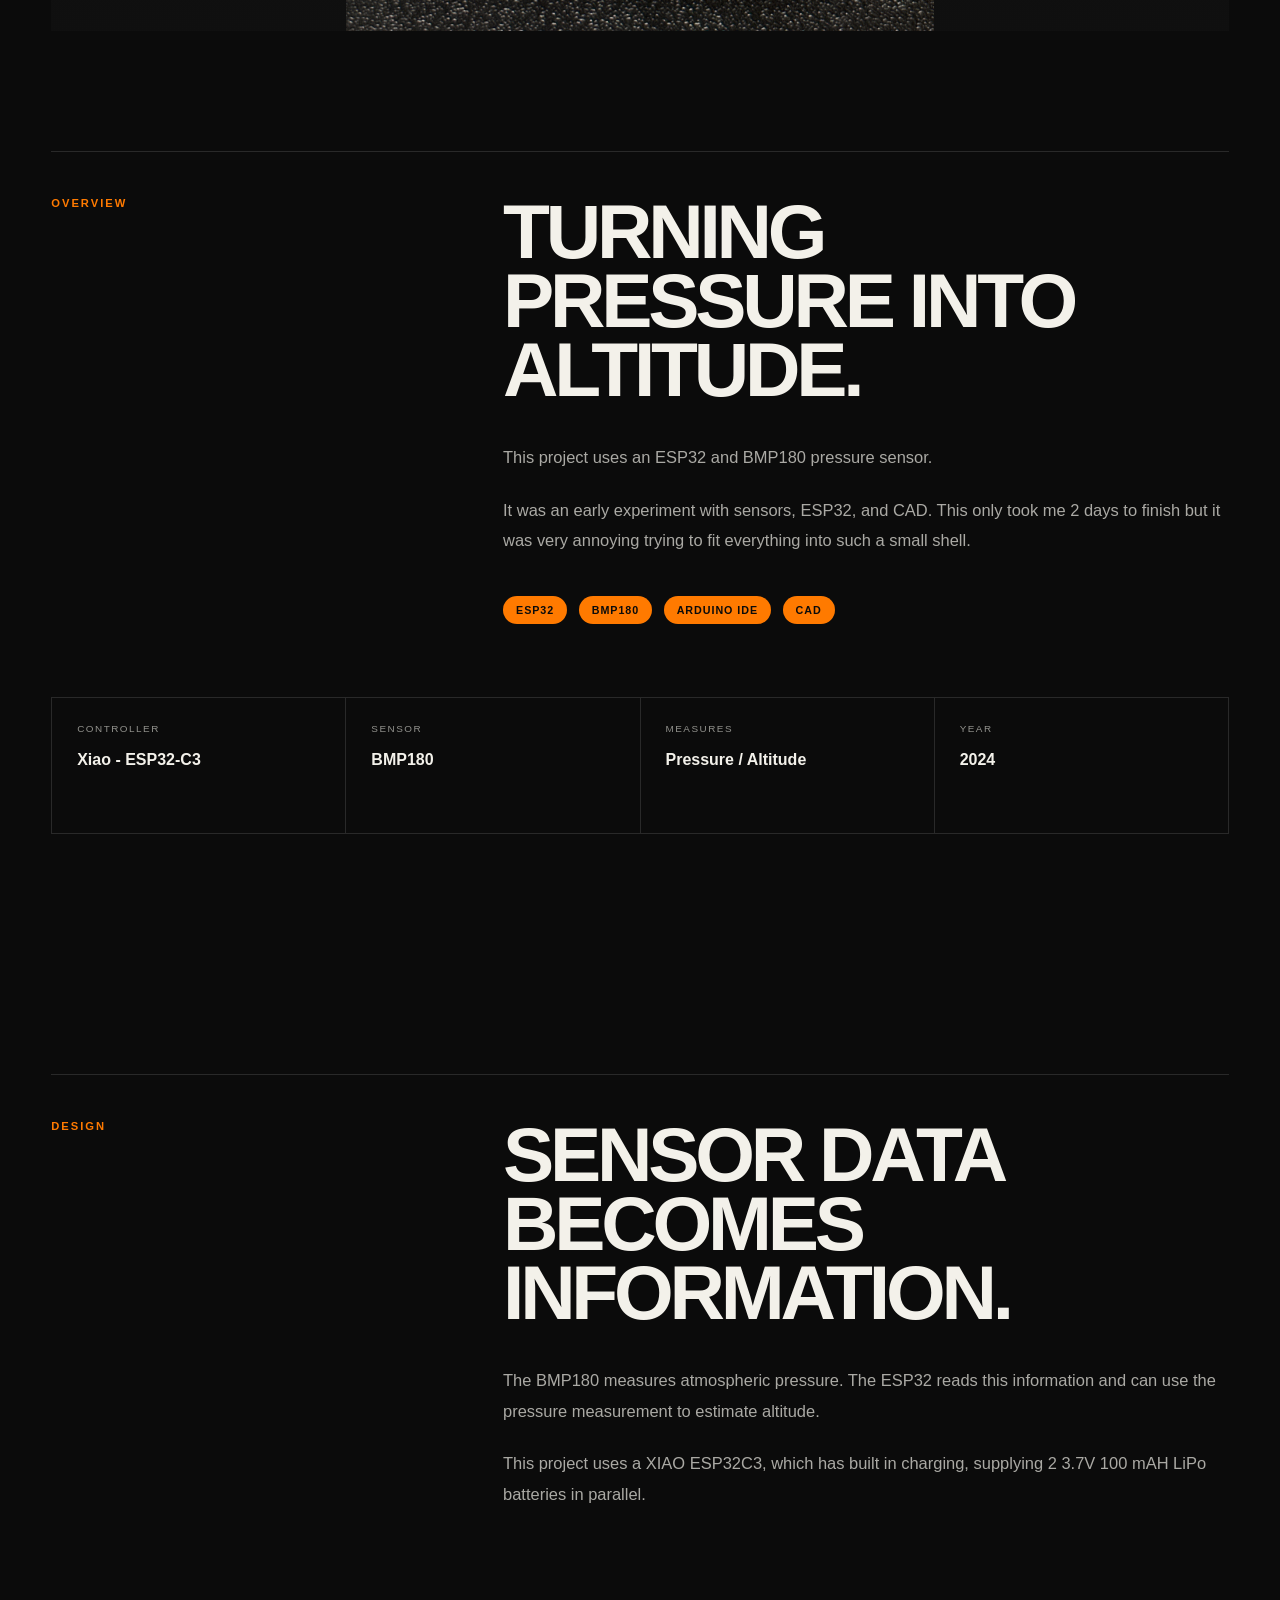
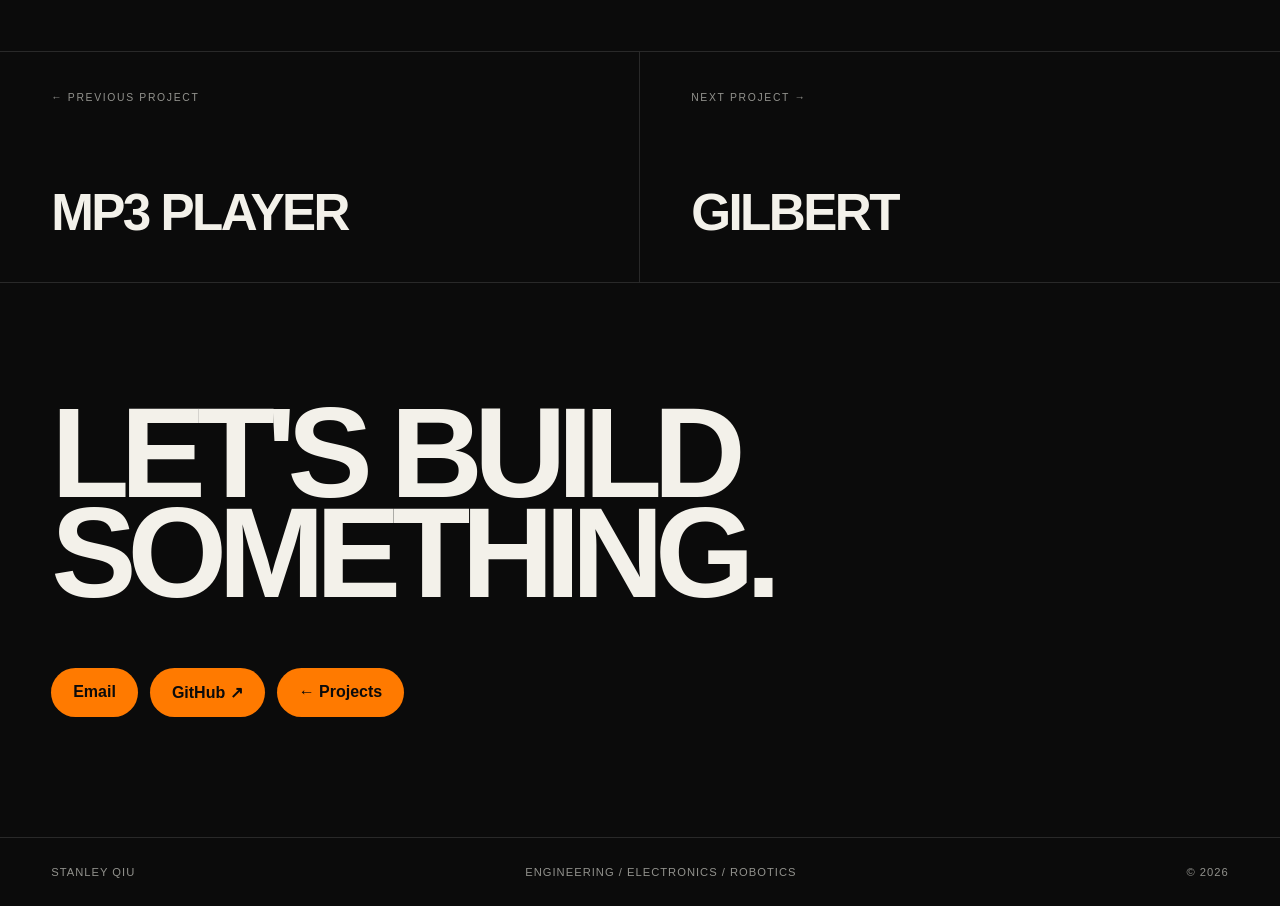
<file: altimeter.html>
<!DOCTYPE html>
<html lang="en">

<head>

<meta charset="UTF-8">

<meta
    name="viewport"
    content="width=device-width, initial-scale=1.0"
>

<title>Altimeter — Stanley Qiu</title>

<link rel="icon" href="images/Q logo.png">
<link rel="stylesheet" href="project-detail.css">

</head>


<body>


<div id="progress"></div>
<div class="cursor-glow"></div>


<nav>

    <a href="index.html" class="logo">
        Stanley Qiu / 2026
    </a>

    <div class="nav-links">

        <a href="index.html">Home</a>
        <a href="projects.html">Projects</a>
        <a href="#contact">Contact</a>

    </div>

</nav>


<header class="project-hero">

    <div class="project-kicker reveal">
        005 / HARDWARE
    </div>

    <h1 class="reveal">
        <span class="outline">
            ALTIMETER.
        </span>
    </h1>


    <div class="hero-bottom reveal">

        <p class="hero-description">
            An earlier ESP32 project using a BMP180
            pressure sensor to experiment with atmospheric
            pressure and altitude measurement.
        </p>


        <div class="hero-meta">

            <div>
                <span class="meta-label">Year</span>
                <span class="meta-value">2024</span>
            </div>

            <div>
                <span class="meta-label">Status</span>
                <span class="meta-value">Finished</span>
            </div>

        </div>

    </div>

</header>


<div class="hero-image reveal">

    <img
        src="images/IMG_1731.JPG"
        alt="Altimeter project"
    >

</div>


<section class="project-section">

    <div class="section-border section-grid reveal">

        <div class="section-label">
            Overview
        </div>

        <div class="section-content">

            <h2>
                TURNING PRESSURE
                INTO ALTITUDE.
            </h2>

            <p>
                This project uses an ESP32 and BMP180
                pressure sensor.
            </p>

            <p>
                It was an early experiment with sensors,
                ESP32, and CAD. This only took me 2 days to 
                finish but it was very annoying trying to fit everything
                into such a small shell.
            </p>


            <div class="tags">

                <span class="tag">ESP32</span>
                <span class="tag">BMP180</span>
                <span class="tag">Arduino IDE</span>
                <span class="tag">CAD</span>

            </div>

        </div>

    </div>


    <div class="facts reveal">

        <div class="fact">
            <span class="fact-label">Controller</span>
            <span class="fact-value">Xiao - ESP32-C3</span>
        </div>

        <div class="fact">
            <span class="fact-label">Sensor</span>
            <span class="fact-value">BMP180</span>
        </div>

        <div class="fact">
            <span class="fact-label">Measures</span>
            <span class="fact-value">Pressure / Altitude</span>
        </div>

        <div class="fact">
            <span class="fact-label">Year</span>
            <span class="fact-value">2024</span>
        </div>

    </div>

</section>


<section class="project-section">

    <div class="section-border section-grid reveal">

        <div class="section-label">
            Design
        </div>

        <div class="section-content">

            <h2>
                SENSOR DATA
                BECOMES
                INFORMATION.
            </h2>

            <p>
                The BMP180 measures atmospheric pressure.
                The ESP32 reads this information and can
                use the pressure measurement to estimate
                altitude.
            </p>

            <p>
                This project uses a XIAO ESP32C3, which has
                built in charging, supplying 2 3.7V 100 mAH LiPo batteries
                in parallel.
            </p>

        </div>

    </div>

</section>

<div class="project-navigation">

    <a class="project-nav-link" href="mp3-player.html">

        <span class="project-nav-small">
            ← Previous Project
        </span>

        <span class="project-nav-title">
            MP3 PLAYER
        </span>

    </a>


    <a class="project-nav-link" href="gilbert-system.html">

        <span class="project-nav-small">
            Next Project →
        </span>

        <span class="project-nav-title">
            GILBERT
        </span>

    </a>

</div>


<section class="contact" id="contact">

    <h2 class="reveal">
        LET'S BUILD<br>
        SOMETHING.
    </h2>

    <div class="contact-links reveal">

        <a class="button" href="mailto:Stanleyqiu11@gmail.com">
            Email
        </a>

        <a class="button" href="https://github.com/Stanleyqiu1">
            GitHub ↗
        </a>

        <a class="button" href="projects.html">
            ← Projects
        </a>

    </div>

</section>


<footer>

    <span>Stanley Qiu</span>
    <span>Engineering / Electronics / Robotics</span>
    <span>© 2026</span>

</footer>


<script>

const observer =
new IntersectionObserver(
    entries => {
        entries.forEach(entry => {
            if(entry.isIntersecting) {
                entry.target.classList.add("visible");
            }
        });
    },
    { threshold: .08 }
);

document
.querySelectorAll(".reveal")
.forEach(element => observer.observe(element));


window.addEventListener("scroll", () => {

    const scroll =
        document.documentElement.scrollTop;

    const height =
        document.documentElement.scrollHeight -
        document.documentElement.clientHeight;

    document
        .getElementById("progress")
        .style.width =
        (height > 0 ? scroll / height * 100 : 0)
        + "%";

});


const glow =
document.querySelector(".cursor-glow");


window.addEventListener("mousemove", event => {

    glow.style.left =
        event.clientX + "px";

    glow.style.top =
        event.clientY + "px";

});

</script>


</body>
</html>
</file>
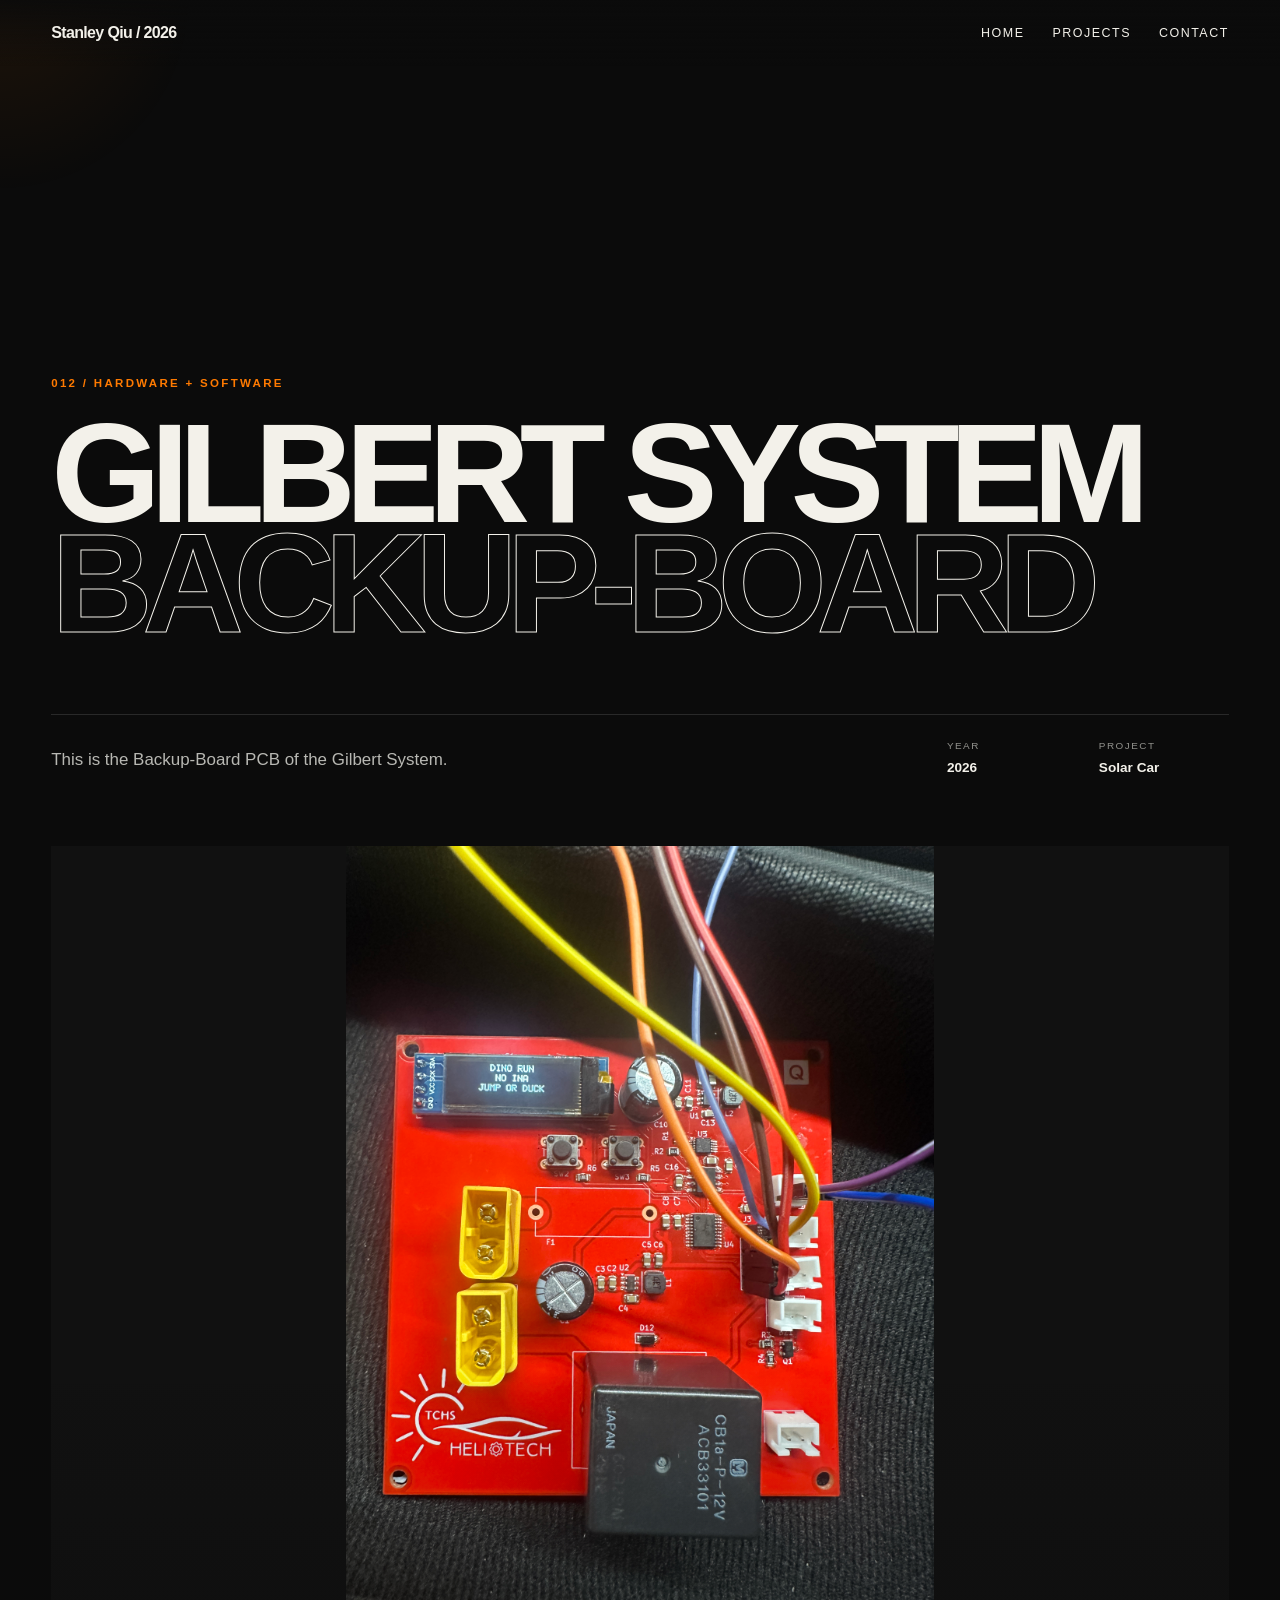
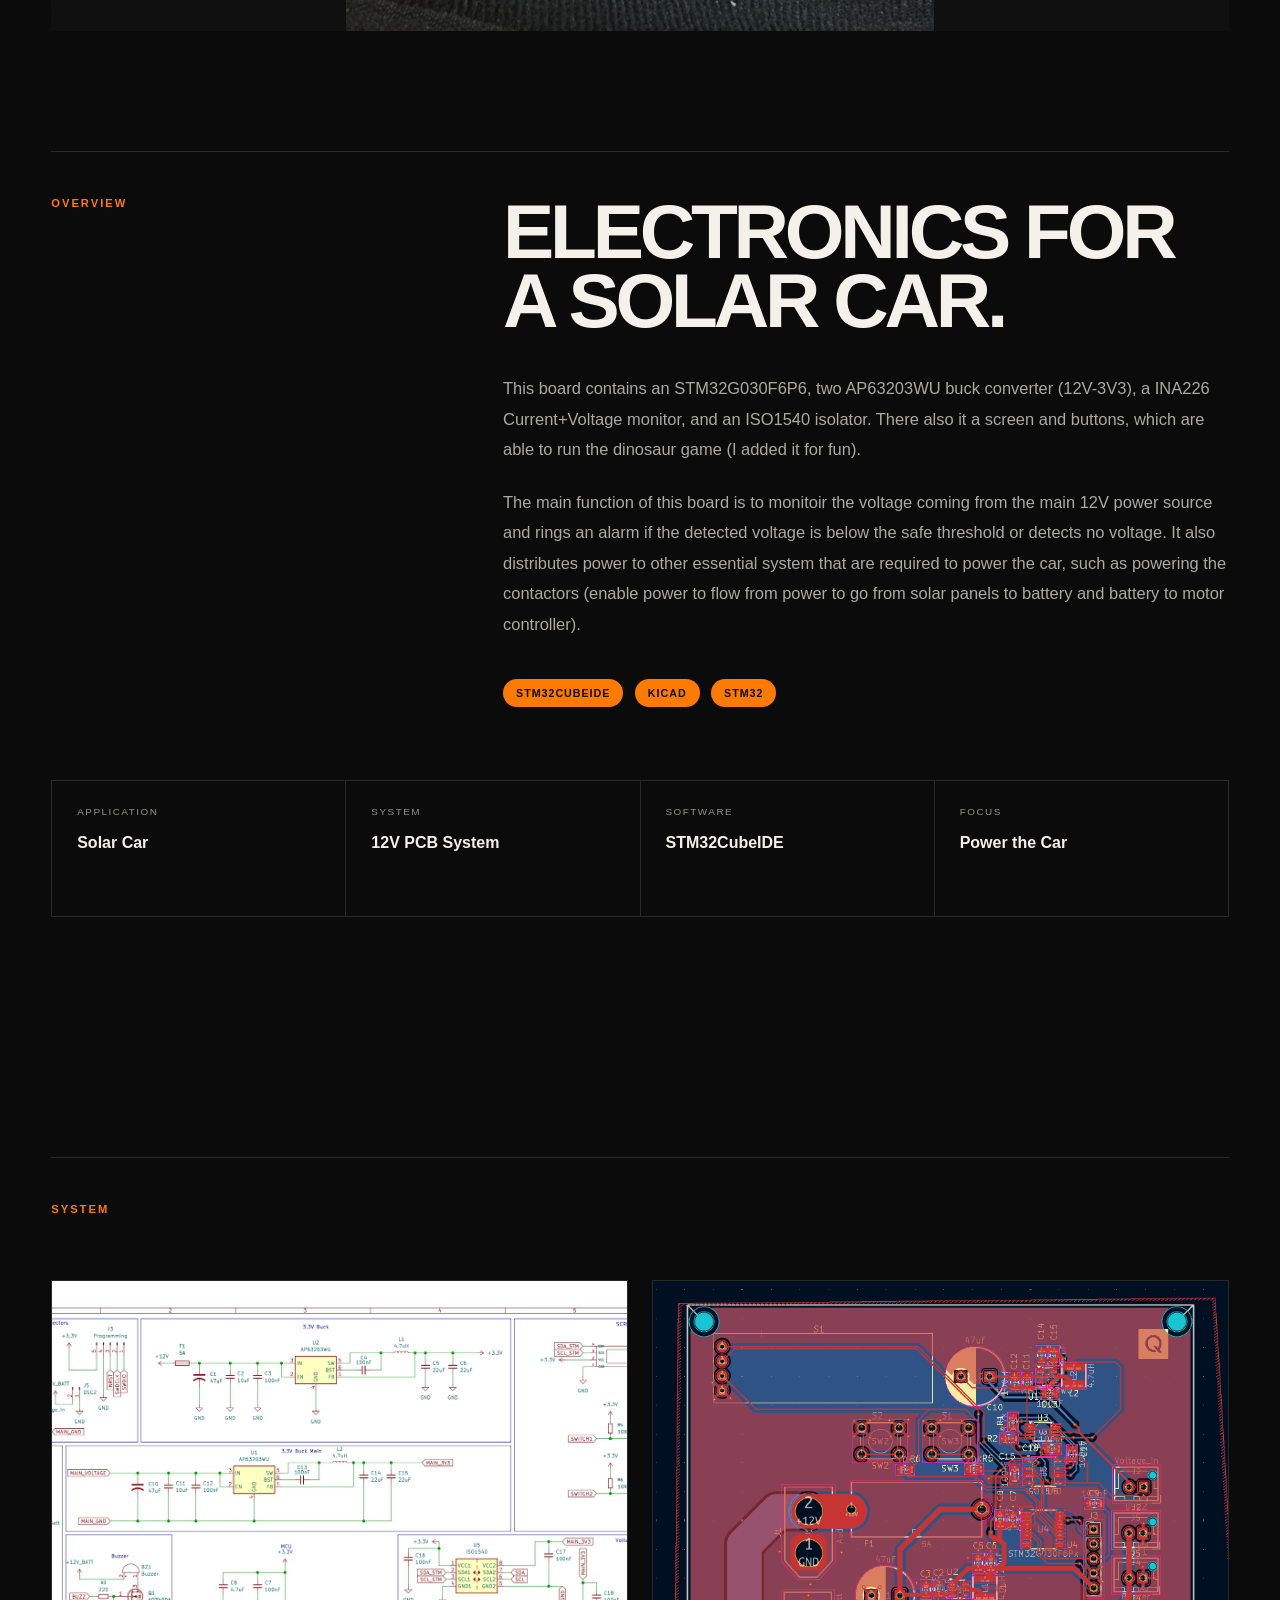
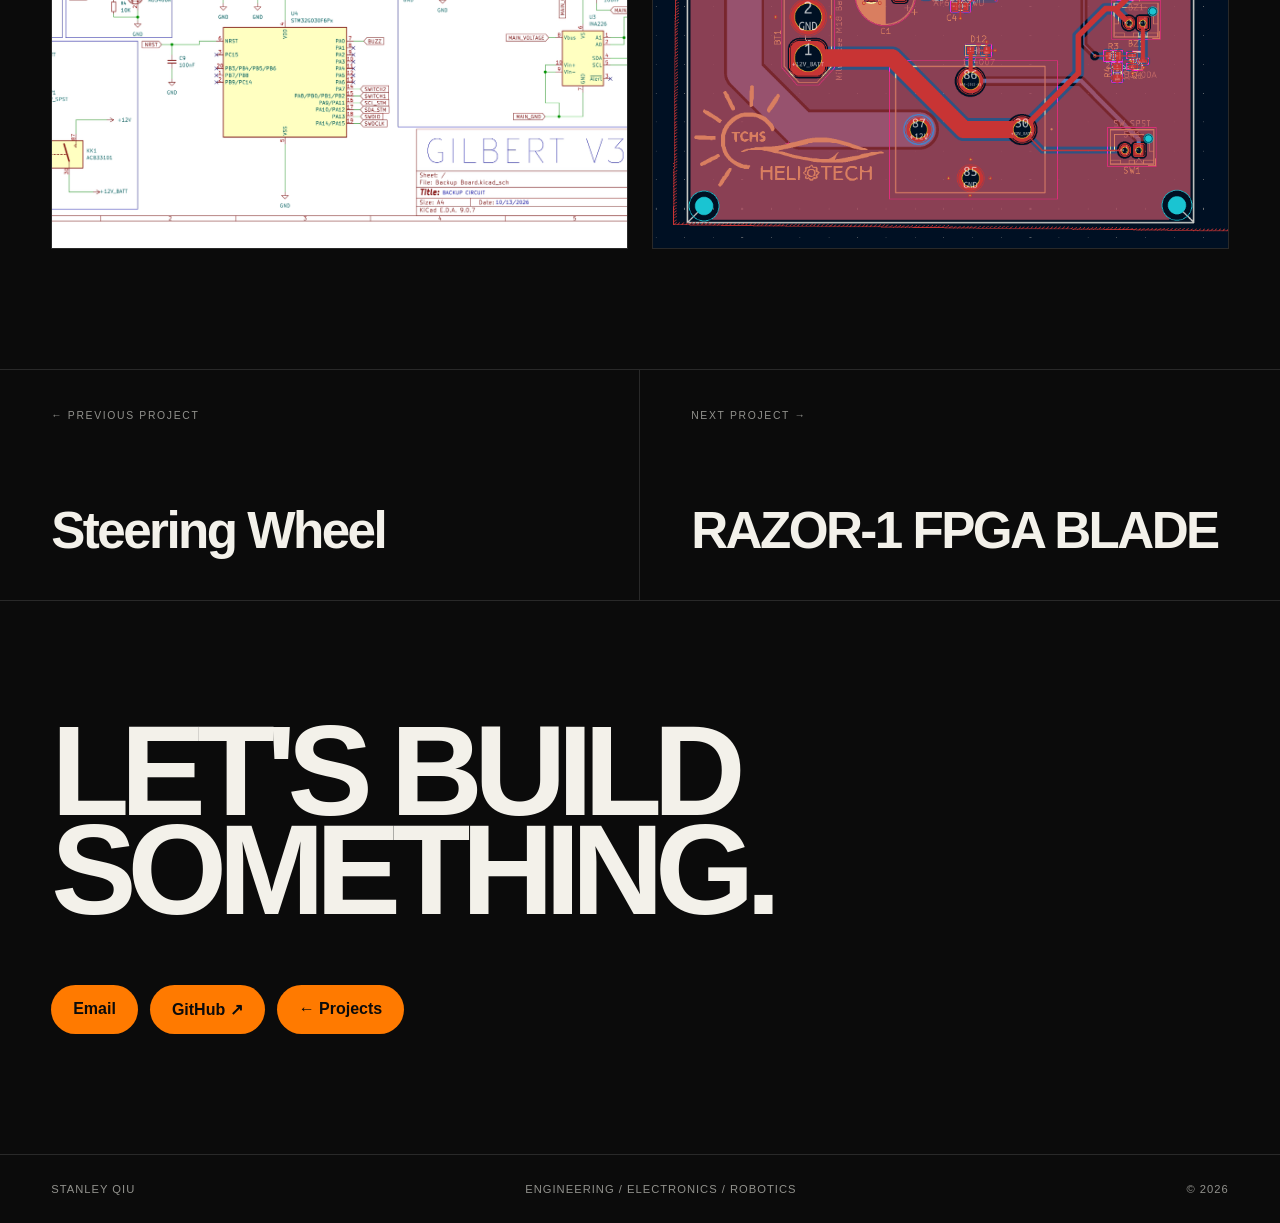
<file: Backup-Board.html>
<!DOCTYPE html>
<html lang="en">

<head>

<meta charset="UTF-8">

<meta
    name="viewport"
    content="width=device-width, initial-scale=1.0"
>

<title>Gilbert System (Backup-Board) — Stanley Qiu</title>

<link rel="icon" href="images/Q logo.png">
<link rel="stylesheet" href="project-detail.css">

</head>


<body>


<div id="progress"></div>
<div class="cursor-glow"></div>


<nav>

    <a href="index.html" class="logo">
        Stanley Qiu / 2026
    </a>

    <div class="nav-links">

        <a href="index.html">Home</a>
        <a href="projects.html">Projects</a>
        <a href="#contact">Contact</a>

    </div>

</nav>


<header class="project-hero">

    <div class="project-kicker reveal">
        012 / HARDWARE + SOFTWARE
    </div>


    <h1 class="reveal">
        GILBERT SYSTEM<br>
        <span class="outline">
            BACKUP-BOARD
        </span>
    </h1>


    <div class="hero-bottom reveal">

        <p class="hero-description">
            This is the Backup-Board PCB of the Gilbert System.
        </p>


        <div class="hero-meta">

            <div>
                <span class="meta-label">Year</span>
                <span class="meta-value">2026</span>
            </div>

            <div>
                <span class="meta-label">Project</span>
                <span class="meta-value">Solar Car</span>
            </div>

        </div>

    </div>

</header>


<div class="hero-image reveal">

    <img
        src="images/IMG_2262.JPG"
        alt="3D model image"
    >

</div>


<section class="project-section">

    <div class="section-border section-grid reveal">

        <div class="section-label">
            Overview
        </div>

        <div class="section-content">

            <h2>
                ELECTRONICS FOR
                A SOLAR CAR.
            </h2>

            <p>
                This board contains an STM32G030F6P6, two AP63203WU buck converter (12V-3V3),
                a INA226 Current+Voltage monitor, and an ISO1540 isolator. There also it a screen and buttons,
              which are able to run the dinosaur game (I added it for fun).
            </p>

            <p>
                The main function of this board is to monitoir the voltage coming from
              the main 12V power source and rings an alarm if the detected voltage
              is below the safe threshold or detects no voltage. It also distributes power
              to other essential system that are required to power the car, such as powering
              the contactors (enable power to flow from power to go from solar panels to battery
              and battery to motor controller).
            </p>


            <div class="tags">

                <span class="tag">STM32CubeIDE</span>
                <span class="tag">KiCAD</span>
                <span class="tag">STM32</span>

            </div>

        </div>

    </div>


    <div class="facts reveal">

        <div class="fact">
            <span class="fact-label">Application</span>
            <span class="fact-value">Solar Car</span>
        </div>

        <div class="fact">
            <span class="fact-label">System</span>
            <span class="fact-value">12V PCB System</span>
        </div>

        <div class="fact">
            <span class="fact-label">Software</span>
            <span class="fact-value">STM32CubeIDE</span>
        </div>

        <div class="fact">
            <span class="fact-label">Focus</span>
            <span class="fact-value">Power the Car</span>
        </div>

    </div>

</section>


<section class="project-section">

    <div class="section-border section-grid reveal">

        <div class="section-label">
            System
        </div>

    </div>


    <div class="gallery reveal">

        <div class="gallery-item image-placeholder">

                <img
                    src="images/Backup Board (SCH).jpg"
                    alt="SCH Backup Board"
                >

        </div>

        <div class="gallery-item image-placeholder">

            <img
                src="images/Backup Board Layout.png"
                alt="Backup Board Layout"
            >   

        </div>


    </div>

</section>


<div class="project-navigation">

    <a class="project-nav-link" href="Steering-Wheel.html">

        <span class="project-nav-small">
            ← Previous Project
        </span>

        <span class="project-nav-title">
            Steering Wheel
        </span>

    </a>


    <a class="project-nav-link" href="RAZOR-1.html">

        <span class="project-nav-small">
            Next Project →
        </span>

        <span class="project-nav-title">
            RAZOR-1 FPGA BLADE
        </span>

    </a>

</div>


<section class="contact" id="contact">

    <h2 class="reveal">
        LET'S BUILD<br>
        SOMETHING.
    </h2>

    <div class="contact-links reveal">

        <a class="button" href="mailto:Stanleyqiu11@gmail.com">
            Email
        </a>

        <a class="button" href="https://github.com/Stanleyqiu1">
            GitHub ↗
        </a>

        <a class="button" href="projects.html">
            ← Projects
        </a>

    </div>

</section>


<footer>

    <span>Stanley Qiu</span>
    <span>Engineering / Electronics / Robotics</span>
    <span>© 2026</span>

</footer>


<script>

const observer =
new IntersectionObserver(
    entries => {
        entries.forEach(entry => {
            if(entry.isIntersecting) {
                entry.target.classList.add("visible");
            }
        });
    },
    { threshold: .08 }
);

document
.querySelectorAll(".reveal")
.forEach(element => observer.observe(element));


window.addEventListener("scroll", () => {

    const scroll =
        document.documentElement.scrollTop;

    const height =
        document.documentElement.scrollHeight -
        document.documentElement.clientHeight;

    document
        .getElementById("progress")
        .style.width =
        (height > 0 ? scroll / height * 100 : 0)
        + "%";

});


const glow =
document.querySelector(".cursor-glow");


window.addEventListener("mousemove", event => {

    glow.style.left =
        event.clientX + "px";

    glow.style.top =
        event.clientY + "px";

});

</script>


</body>
</html>
</file>
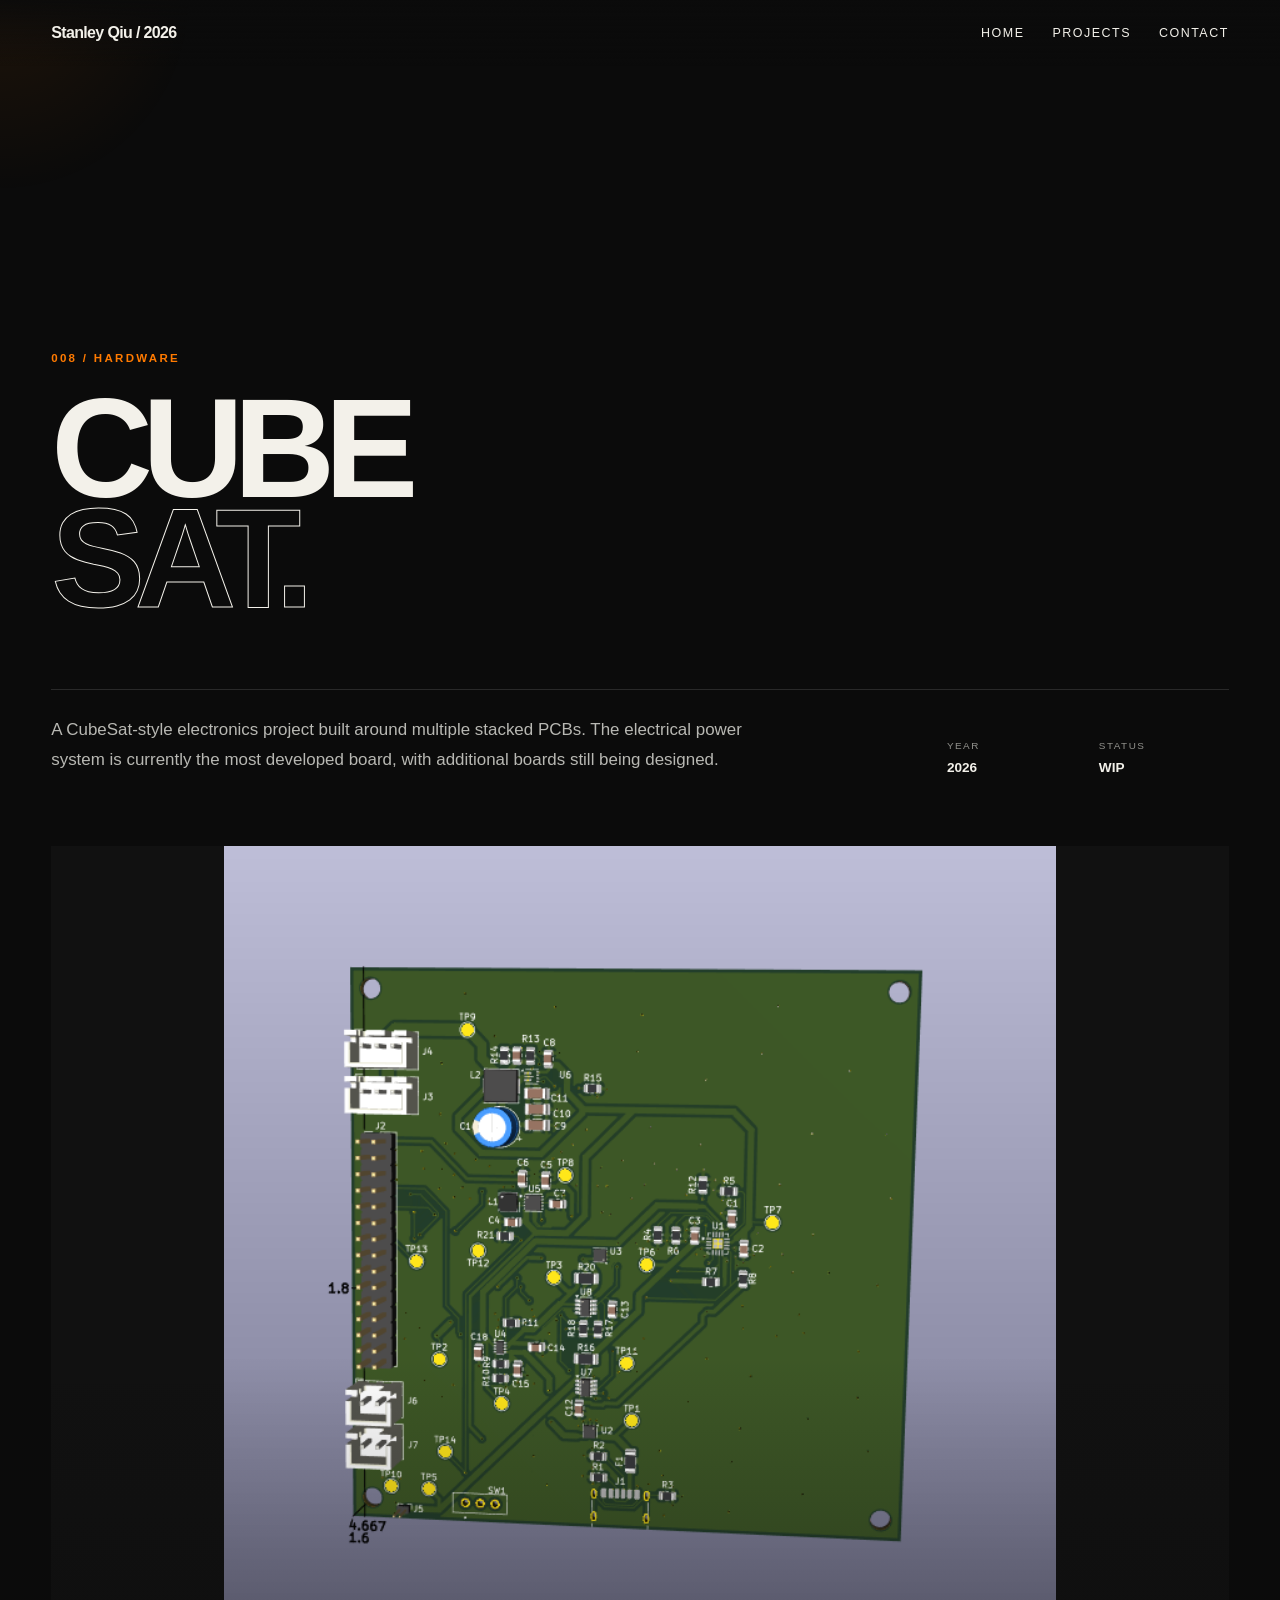
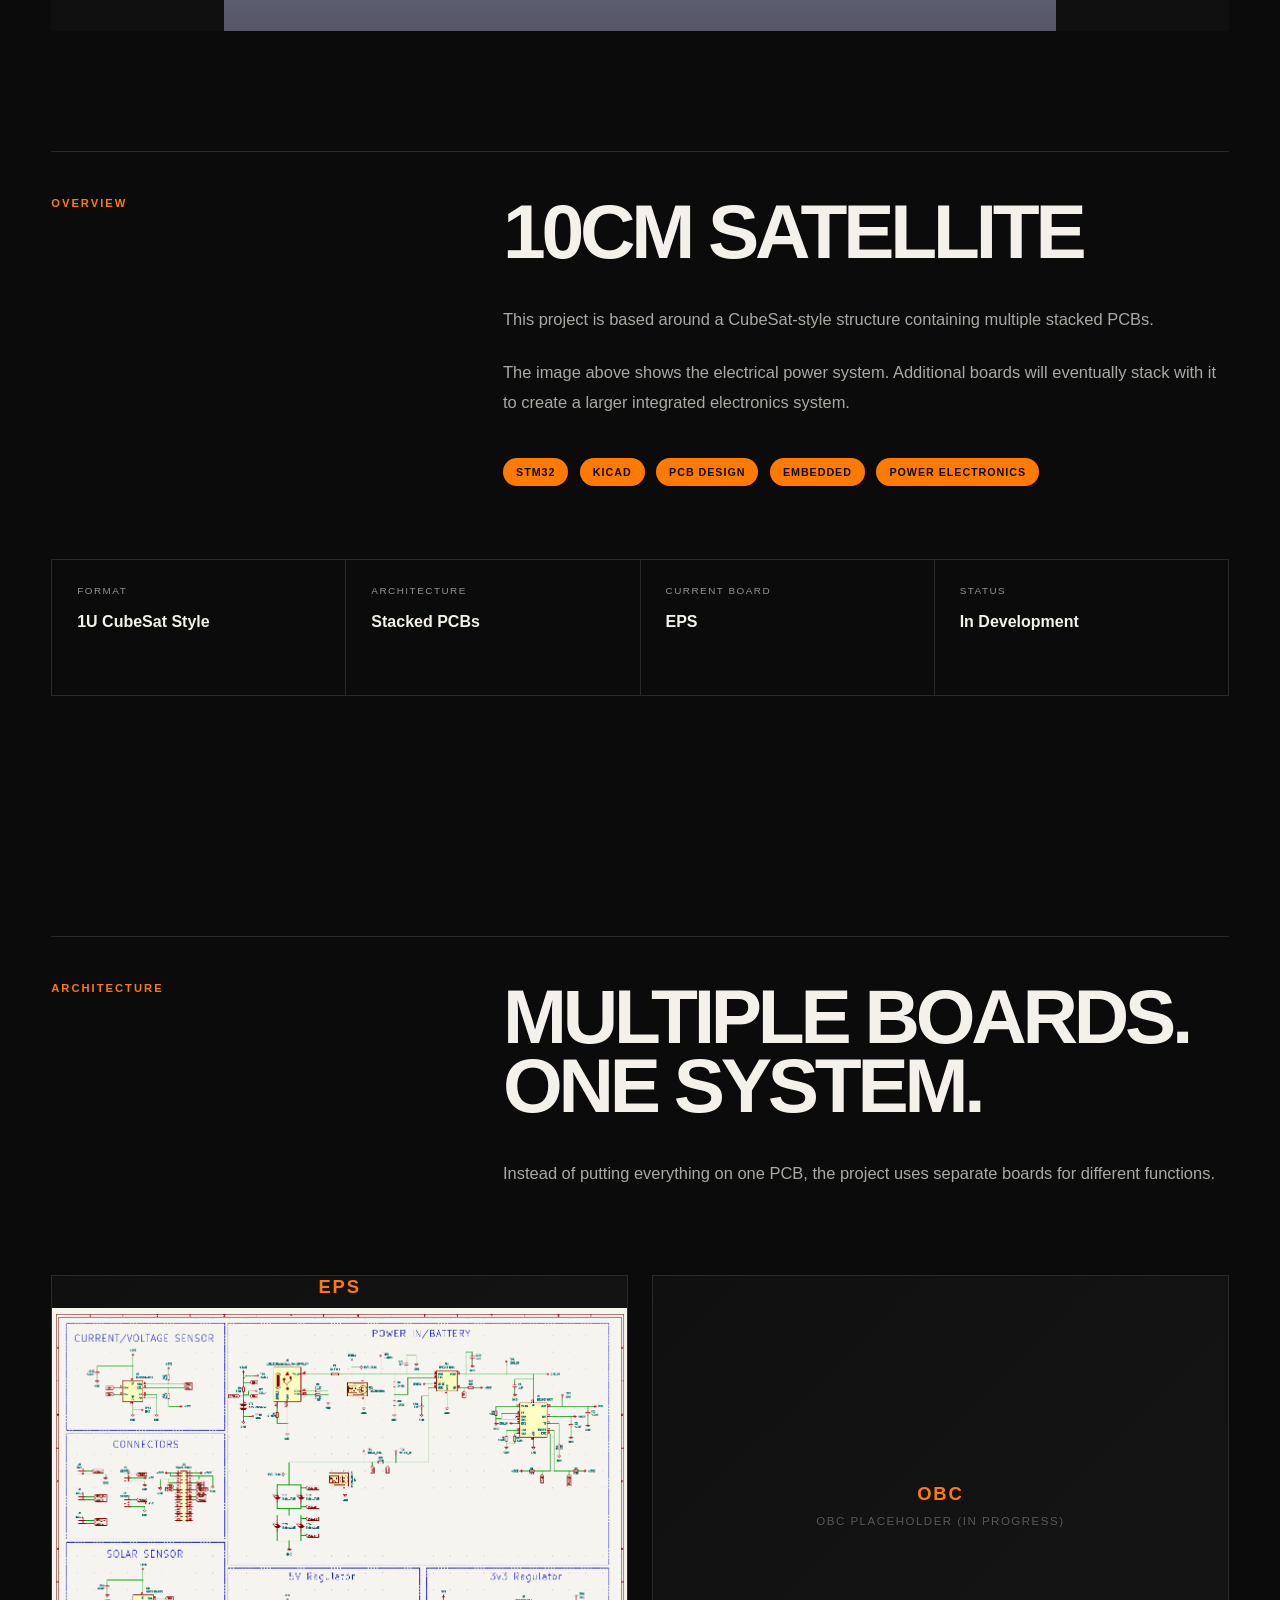
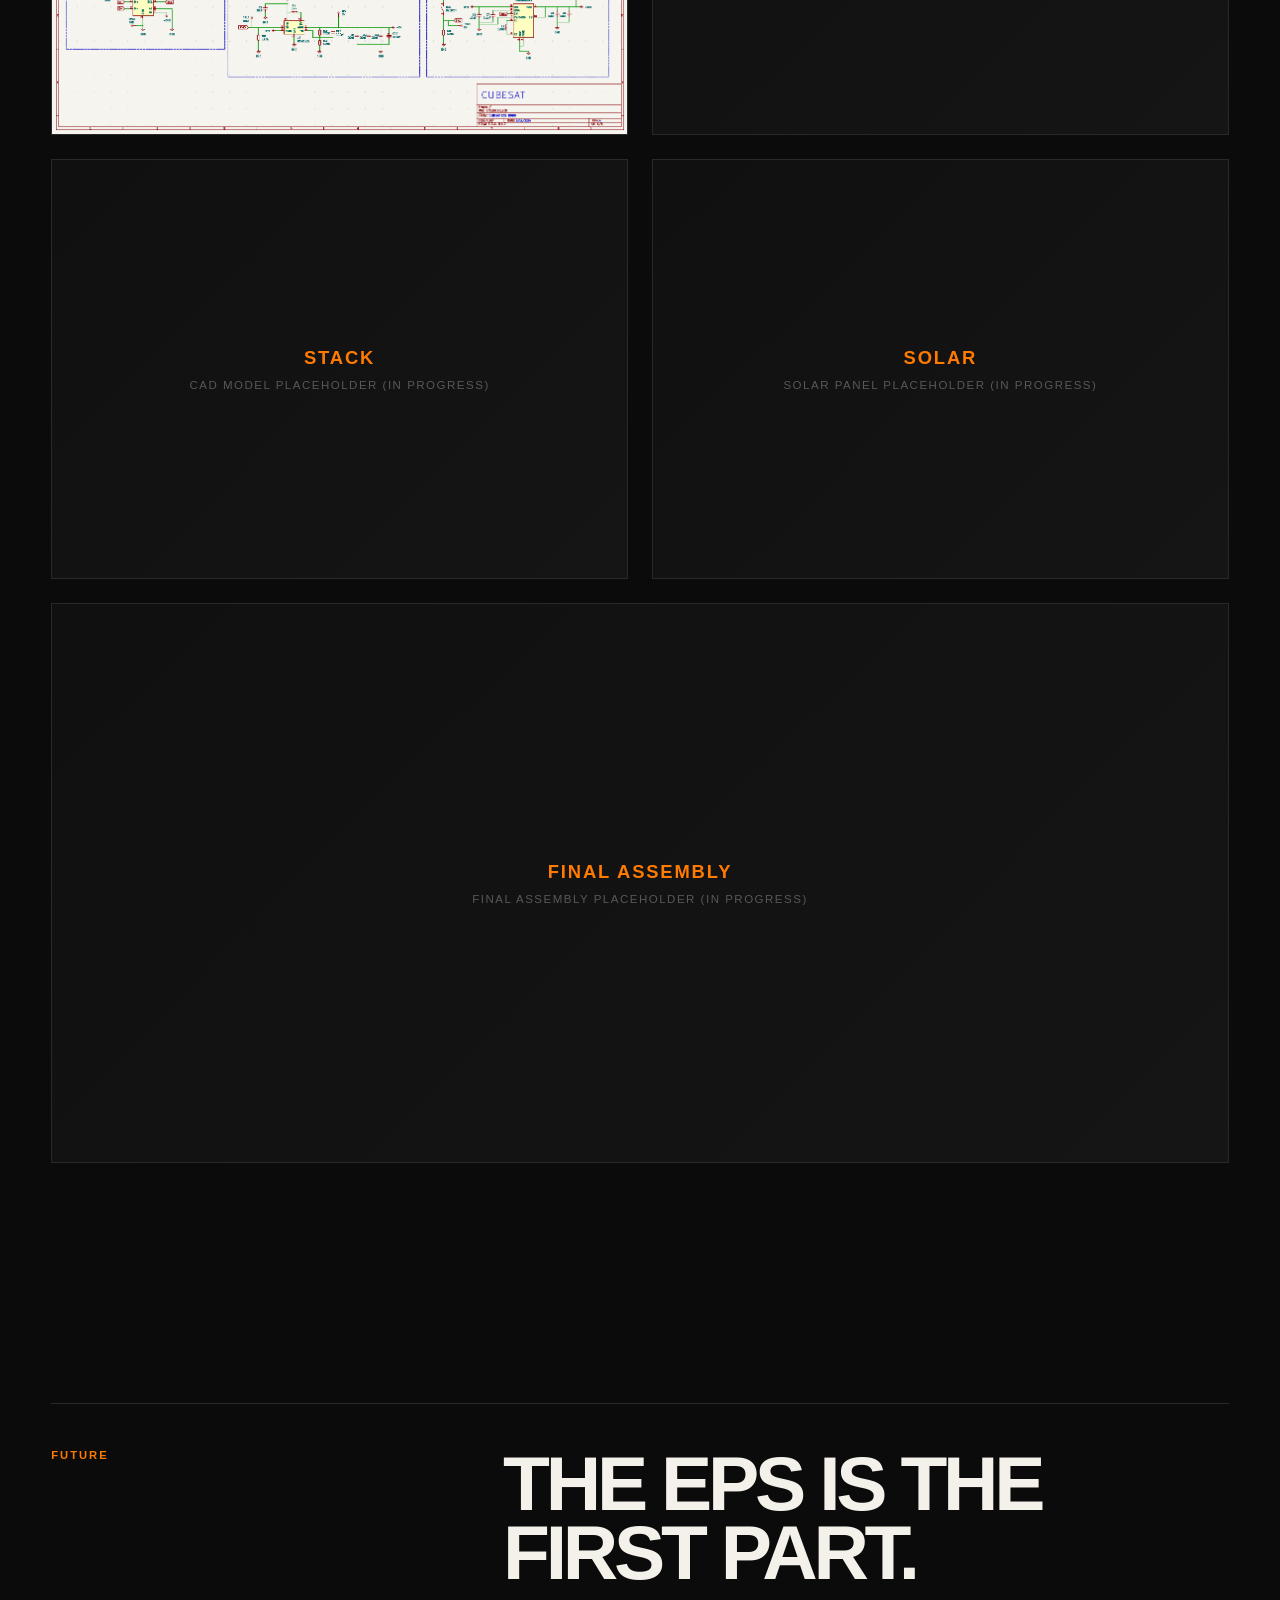
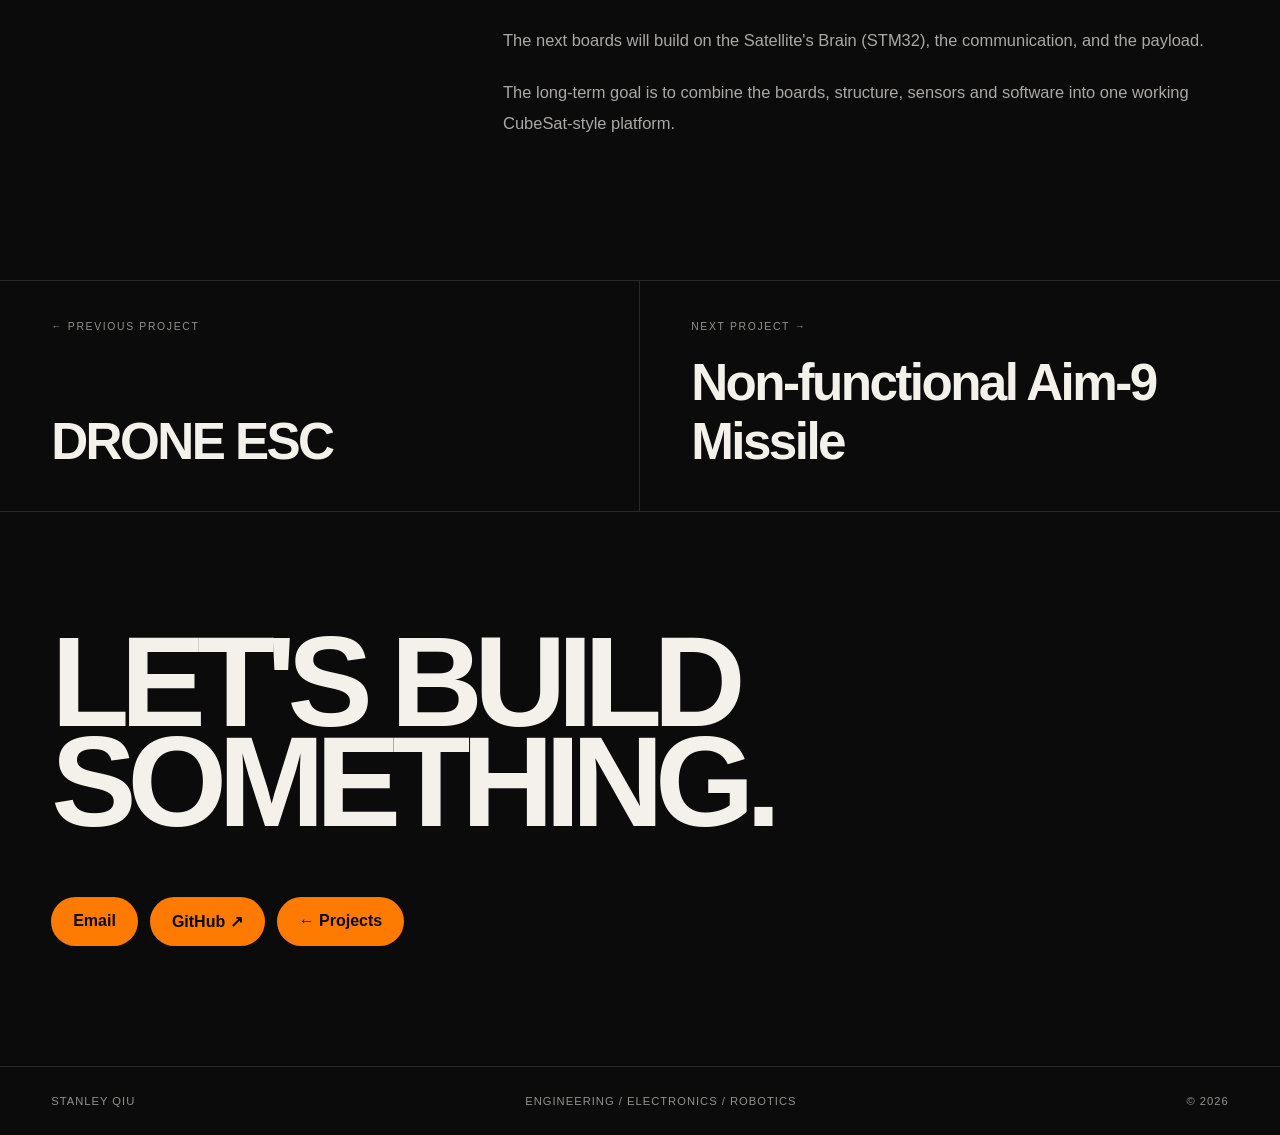
<file: cubesat.html>
<!DOCTYPE html>
<html lang="en">

<head>

<meta charset="UTF-8">

<meta
    name="viewport"
    content="width=device-width, initial-scale=1.0"
>

<title>CubeSat — Stanley Qiu</title>

<link rel="icon" href="images/Q logo.png">
<link rel="stylesheet" href="project-detail.css">

</head>


<body>


<div id="progress"></div>
<div class="cursor-glow"></div>


<nav>

    <a href="index.html" class="logo">
        Stanley Qiu / 2026
    </a>

    <div class="nav-links">

        <a href="index.html">Home</a>
        <a href="projects.html">Projects</a>
        <a href="#contact">Contact</a>

    </div>

</nav>


<header class="project-hero">

    <div class="project-kicker reveal">
        008 / HARDWARE
    </div>


    <h1 class="reveal">
        CUBE<br>
        <span class="outline">
            SAT.
        </span>
    </h1>


    <div class="hero-bottom reveal">

        <p class="hero-description">
            A CubeSat-style electronics project built
            around multiple stacked PCBs. The electrical
            power system is currently the most developed
            board, with additional boards still being
            designed.
        </p>


        <div class="hero-meta">

            <div>
                <span class="meta-label">Year</span>
                <span class="meta-value">2026</span>
            </div>

            <div>
                <span class="meta-label">Status</span>
                <span class="meta-value">WIP</span>
            </div>

        </div>

    </div>

</header>


<div class="hero-image reveal">

    <img
        src="images/EPS_New.png"
        alt="CubeSat electrical power system PCB"
    >

</div>


<section class="project-section">

    <div class="section-border section-grid reveal">

        <div class="section-label">
            Overview
        </div>

        <div class="section-content">

            <h2>
                10CM SATELLITE
            </h2>

            <p>
                This project is based around a CubeSat-style
                structure containing multiple stacked PCBs.
            </p>

            <p>
                The image above shows the electrical power
                system. Additional boards will eventually
                stack with it to create a larger integrated
                electronics system.
            </p>


            <div class="tags">

                <span class="tag">STM32</span>
                <span class="tag">KiCad</span>
                <span class="tag">PCB Design</span>
                <span class="tag">Embedded</span>
                <span class="tag">Power Electronics</span>

            </div>

        </div>

    </div>


    <div class="facts reveal">

        <div class="fact">
            <span class="fact-label">Format</span>
            <span class="fact-value">1U CubeSat Style</span>
        </div>

        <div class="fact">
            <span class="fact-label">Architecture</span>
            <span class="fact-value">Stacked PCBs</span>
        </div>

        <div class="fact">
            <span class="fact-label">Current Board</span>
            <span class="fact-value">EPS</span>
        </div>

        <div class="fact">
            <span class="fact-label">Status</span>
            <span class="fact-value">In Development</span>
        </div>

    </div>

</section>


<section class="project-section">

    <div class="section-border section-grid reveal">

        <div class="section-label">
            Architecture
        </div>

        <div class="section-content">

            <h2>
                MULTIPLE BOARDS.
                ONE SYSTEM.
            </h2>

            <p>
                Instead of putting everything on one PCB,
                the project uses separate boards for
                different functions.
            </p>

        </div>

    </div>


    <div class="gallery reveal">

        <div class="gallery-item image-placeholder">

            <strong>
                EPS
            </strong>

            <img
                src="images/EPS_SCH.png"
                alt="CubeSat electrical power system PCB"
            >

        </div>


        <div class="gallery-item image-placeholder">

            <strong>
                OBC
            </strong>

            <span>
                OBC Placeholder (In progress)
            </span>

        </div>


        <div class="gallery-item image-placeholder">

            <strong>
                STACK
            </strong>

            <span>
                CAD model placeholder (In progress)
            </span>

        </div>


        <div class="gallery-item image-placeholder">

            <strong>
                SOLAR
            </strong>

            <span>
                Solar Panel Placeholder (In progress)
            </span>

        </div>


        <div class="gallery-item wide image-placeholder">

            <strong>
                FINAL ASSEMBLY
            </strong>

            <span>
                Final Assembly Placeholder (In progress)
            </span>

        </div>

    </div>

</section>



<section class="project-section">

    <div class="section-border section-grid reveal">

        <div class="section-label">
            Future
        </div>

        <div class="section-content">

            <h2>
                THE EPS IS
                THE FIRST PART.
            </h2>

            <p>
                The next boards will build on 
                the Satellite's Brain (STM32),
                the communication, and the payload.
            </p>

            <p>
                The long-term goal is to combine the
                boards, structure, sensors and software
                into one working CubeSat-style platform.
            </p>

        </div>

    </div>

</section>


<div class="project-navigation">

    <a class="project-nav-link" href="drone-esc.html">

        <span class="project-nav-small">
            ← Previous Project
        </span>

        <span class="project-nav-title">
            DRONE ESC
        </span>

    </a>


    <a class="project-nav-link" href="Model-Aim9.html">

        <span class="project-nav-small">
           Next Project →
        </span>

        <span class="project-nav-title">
            Non-functional Aim-9 Missile
        </span>

    </a>

</div>


<section class="contact" id="contact">

    <h2 class="reveal">
        LET'S BUILD<br>
        SOMETHING.
    </h2>

    <div class="contact-links reveal">

        <a class="button" href="mailto:Stanleyqiu11@gmail.com">
            Email
        </a>

        <a class="button" href="https://github.com/Stanleyqiu1">
            GitHub ↗
        </a>

        <a class="button" href="projects.html">
            ← Projects
        </a>

    </div>

</section>


<footer>

    <span>Stanley Qiu</span>
    <span>Engineering / Electronics / Robotics</span>
    <span>© 2026</span>

</footer>


<script>

const observer =
new IntersectionObserver(
    entries => {
        entries.forEach(entry => {
            if(entry.isIntersecting) {
                entry.target.classList.add("visible");
            }
        });
    },
    { threshold: .08 }
);

document
.querySelectorAll(".reveal")
.forEach(element => observer.observe(element));


window.addEventListener("scroll", () => {

    const scroll =
        document.documentElement.scrollTop;

    const height =
        document.documentElement.scrollHeight -
        document.documentElement.clientHeight;

    document
        .getElementById("progress")
        .style.width =
        (height > 0 ? scroll / height * 100 : 0)
        + "%";

});


const glow =
document.querySelector(".cursor-glow");


window.addEventListener("mousemove", event => {

    glow.style.left =
        event.clientX + "px";

    glow.style.top =
        event.clientY + "px";

});

</script>


</body>
</html>
</file>
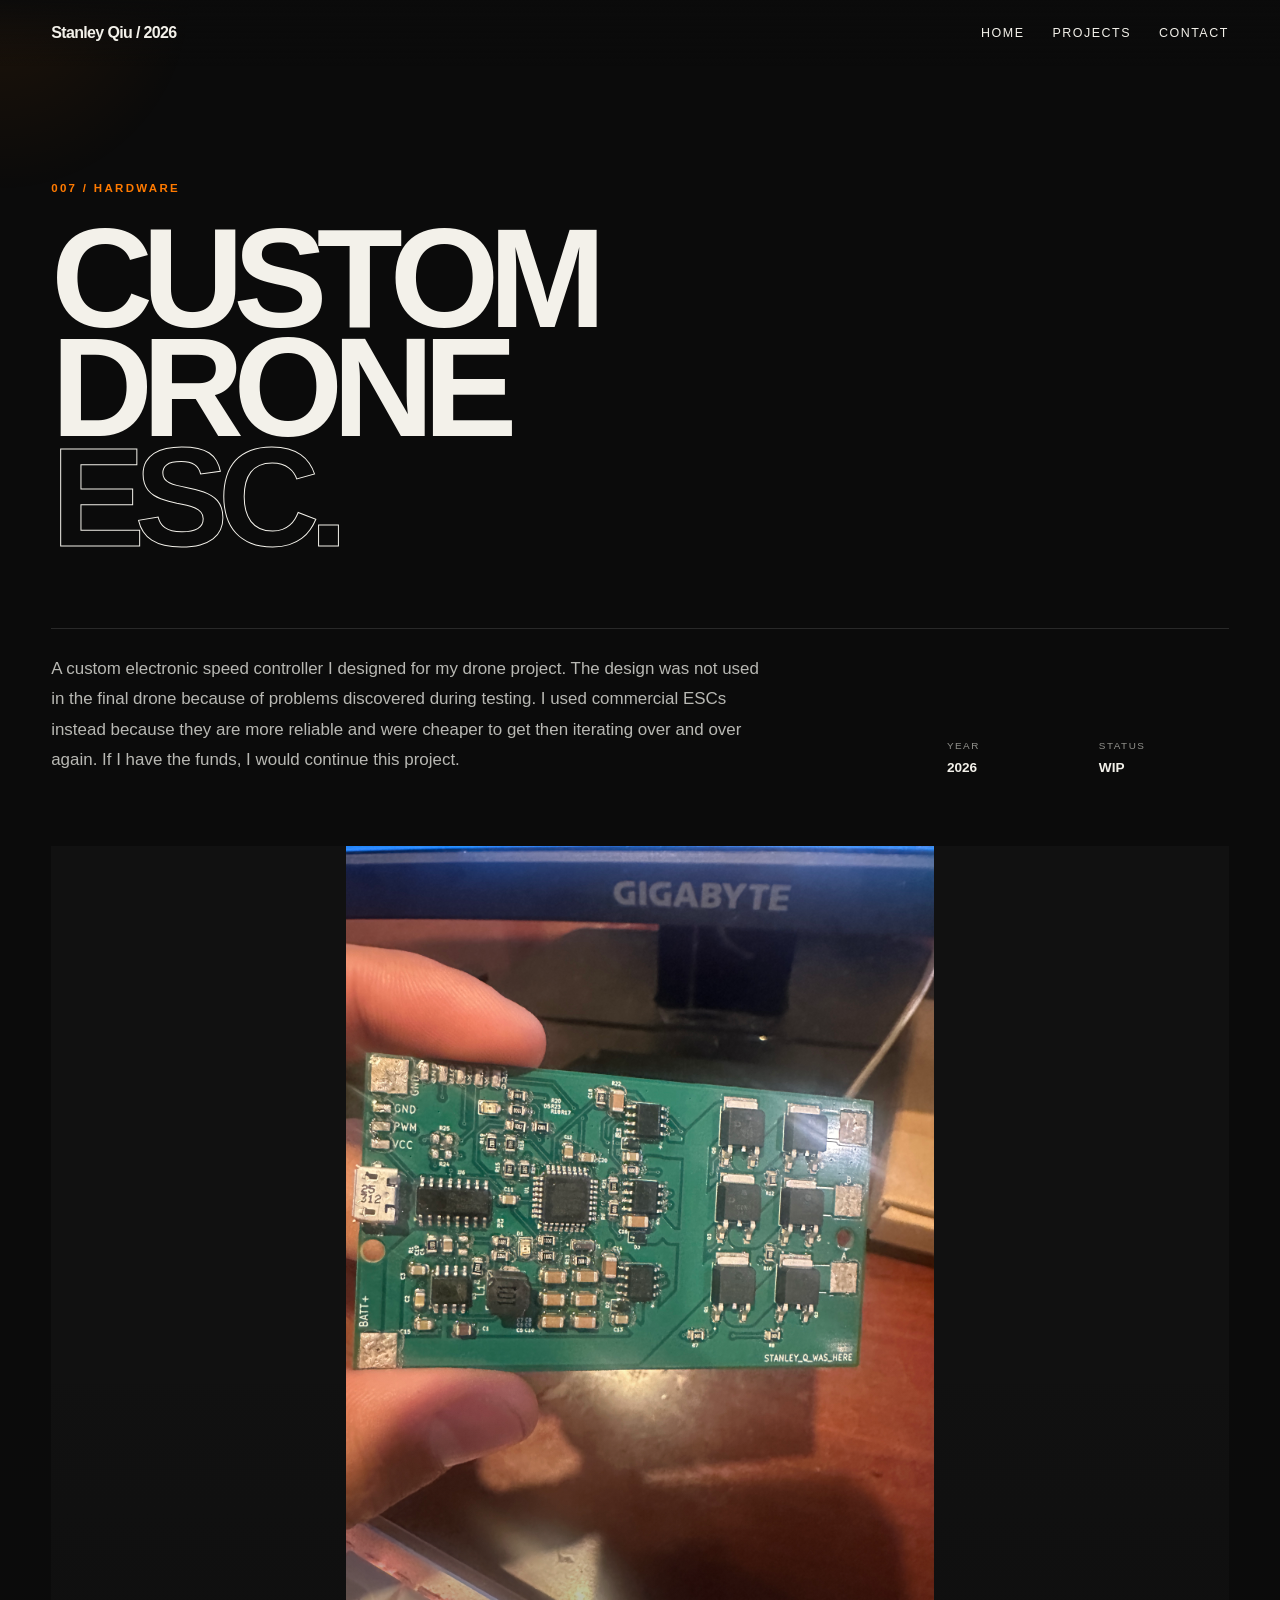
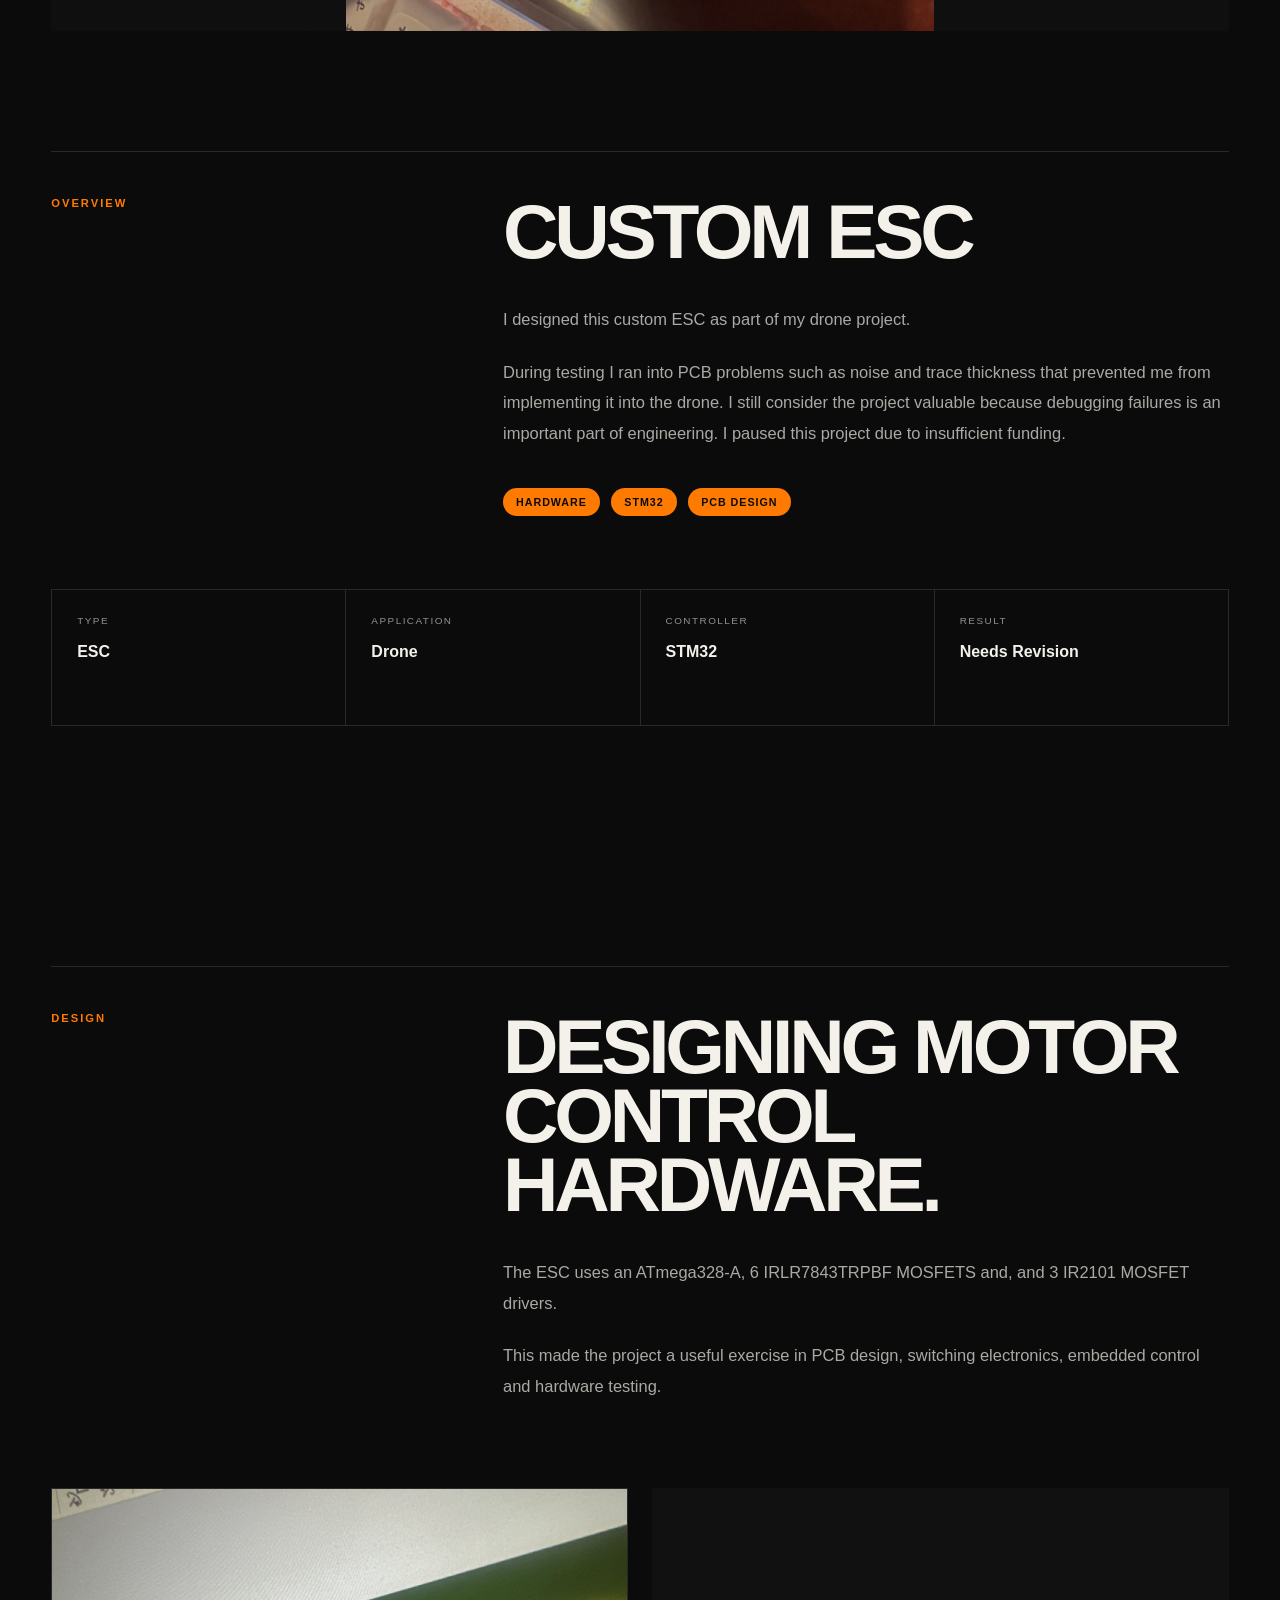
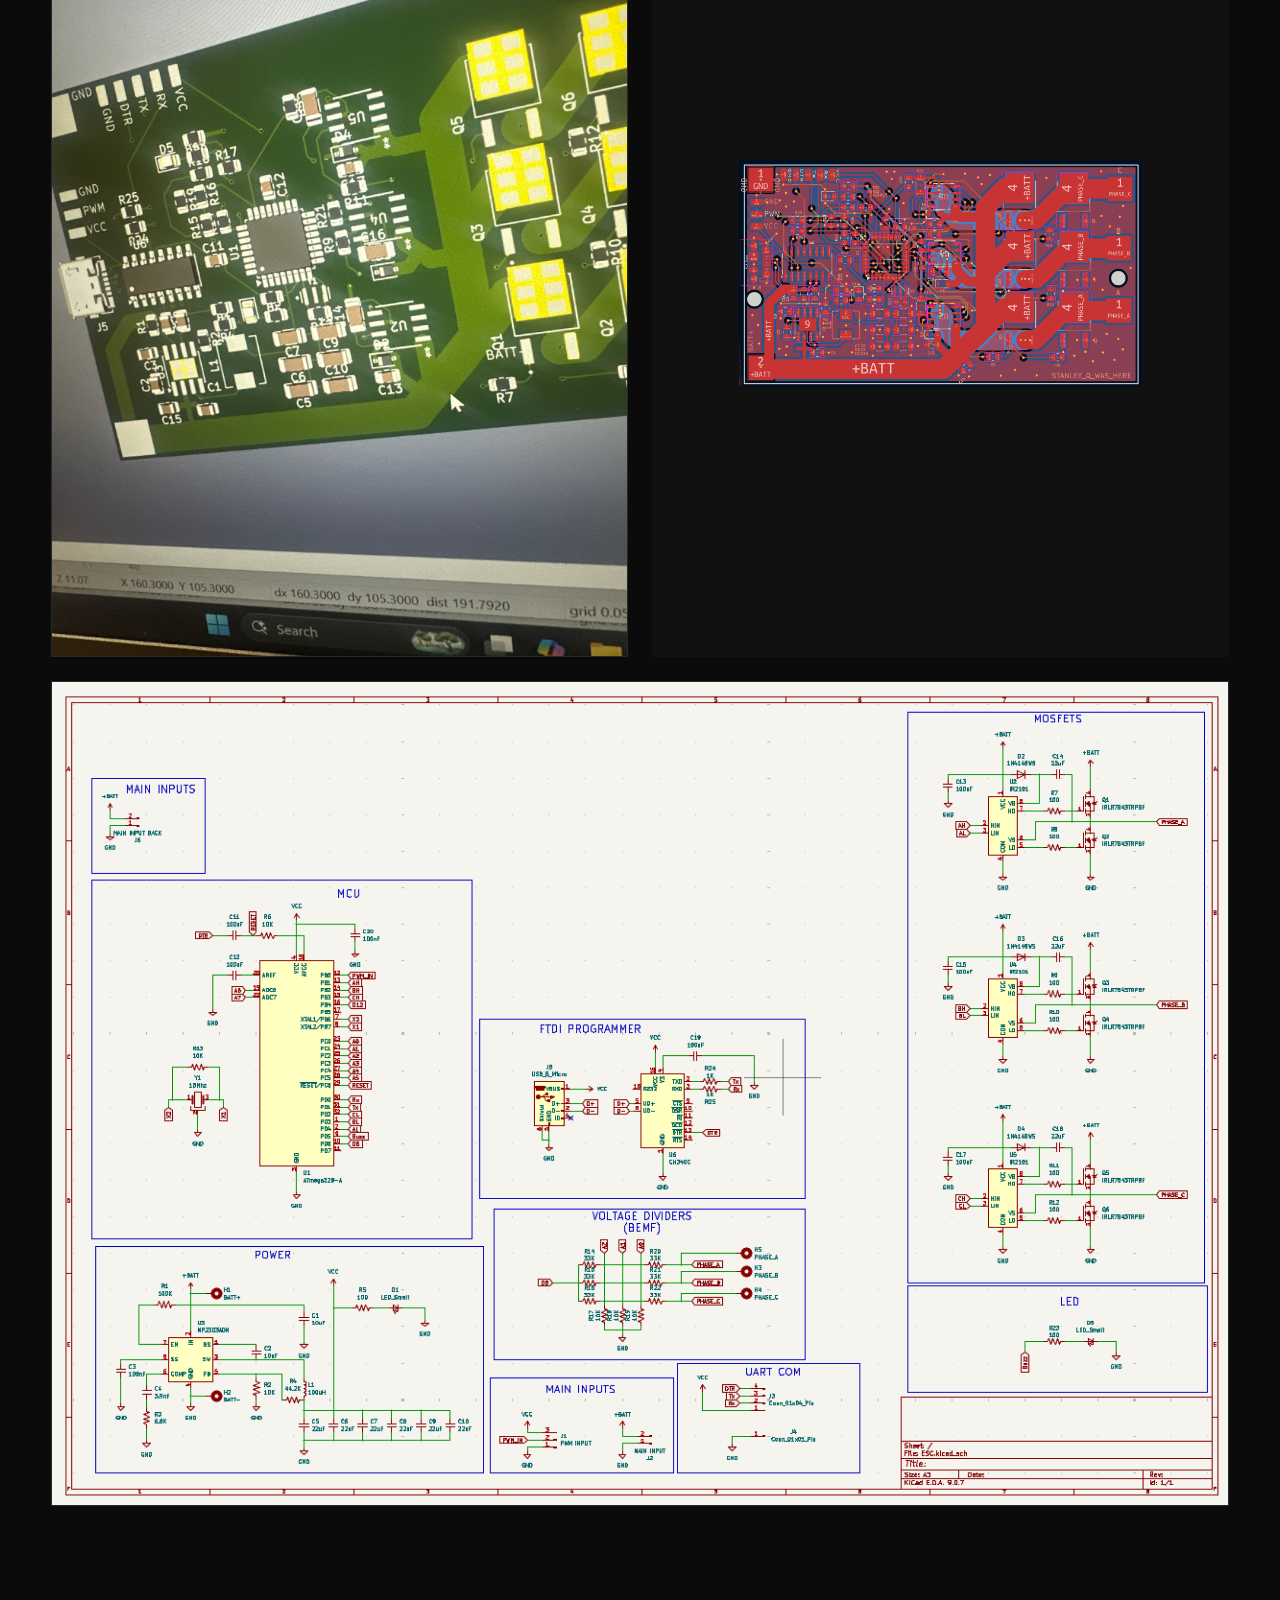
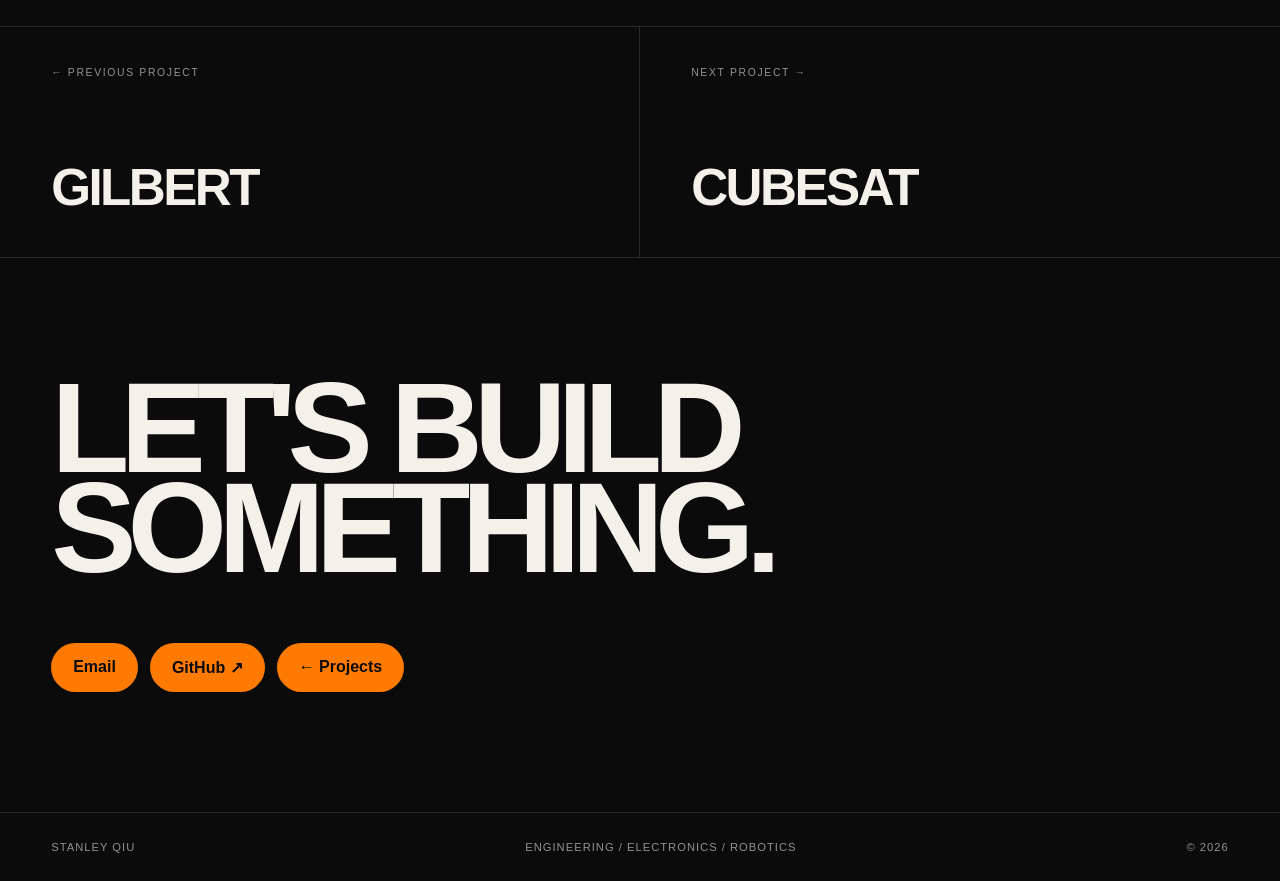
<file: drone-esc.html>
<!DOCTYPE html>
<html lang="en">

<head>

<meta charset="UTF-8">

<meta
    name="viewport"
    content="width=device-width, initial-scale=1.0"
>

<title>Custom Drone ESC — Stanley Qiu</title>

<link rel="icon" href="images/Q logo.png">
<link rel="stylesheet" href="project-detail.css">

</head>


<body>


<div id="progress"></div>
<div class="cursor-glow"></div>


<nav>

    <a href="index.html" class="logo">
        Stanley Qiu / 2026
    </a>

    <div class="nav-links">

        <a href="index.html">Home</a>
        <a href="projects.html">Projects</a>
        <a href="#contact">Contact</a>

    </div>

</nav>


<header class="project-hero">

    <div class="project-kicker reveal">
        007 / HARDWARE
    </div>


    <h1 class="reveal">
        CUSTOM<br>
        DRONE<br>
        <span class="outline">
            ESC.
        </span>
    </h1>


    <div class="hero-bottom reveal">

        <p class="hero-description">
            A custom electronic speed controller I designed
            for my drone project. The design was not used
            in the final drone because of problems discovered
            during testing. I used commercial ESCs instead because they
            are more reliable and were cheaper to get then iterating
            over and over again. If I have the funds, I would continue this
            project.
        </p>


        <div class="hero-meta">

            <div>
                <span class="meta-label">Year</span>
                <span class="meta-value">2026</span>
            </div>

            <div>
                <span class="meta-label">Status</span>
                <span class="meta-value">WIP</span>
            </div>

        </div>

    </div>

</header>


<div class="hero-image reveal">

    <img
        src="images/ESC.JPG"
        alt="Custom drone ESC"
    >

</div>


<section class="project-section">

    <div class="section-border section-grid reveal">

        <div class="section-label">
            Overview
        </div>

        <div class="section-content">

            <h2>
                CUSTOM ESC
            </h2>

            <p>
                I designed this custom ESC as part of my
                drone project.
            </p>

            <p>
                During testing I ran into PCB problems such as noise
                and trace thickness that
                prevented me from implementing it into
                the drone. I still consider the project
                valuable because debugging failures is an
                important part of engineering. I paused this project
                due to insufficient funding.
            </p>


            <div class="tags">

                <span class="tag">Hardware</span>
                <span class="tag">STM32</span>
                <span class="tag">PCB Design</span>

            </div>

        </div>

    </div>


    <div class="facts reveal">

        <div class="fact">
            <span class="fact-label">Type</span>
            <span class="fact-value">ESC</span>
        </div>

        <div class="fact">
            <span class="fact-label">Application</span>
            <span class="fact-value">Drone</span>
        </div>

        <div class="fact">
            <span class="fact-label">Controller</span>
            <span class="fact-value">STM32</span>
        </div>

        <div class="fact">
            <span class="fact-label">Result</span>
            <span class="fact-value">Needs Revision</span>
        </div>

    </div>

</section>


<section class="project-section">

    <div class="section-border section-grid reveal">

        <div class="section-label">
            Design
        </div>

        <div class="section-content">

            <h2>
                DESIGNING MOTOR
                CONTROL HARDWARE.
            </h2>

            <p>
                The ESC uses an ATmega328-A, 6 IRLR7843TRPBF
                MOSFETS and, and 3 IR2101 MOSFET drivers.
            </p>

            <p>
                This made the project a useful exercise
                in PCB design, switching electronics,
                embedded control and hardware testing.
            </p>

        </div>

    </div>


    <div class="gallery reveal">

        <div class="gallery-item image-placeholder">

            <img
                src="images/DRONESC.JPG"
                alt="Custom drone ESC"
            >

        </div>

        <div class="gallery-item esc-crop">
            <img src="images/ESC_PCB.png" alt="Drone ESC">
        </div>

        <div class="gallery-item wide image-placeholder">

           <img
                src="images/ESC_SCH.png"
                alt="Custom drone PCB SCH"
            >
        </div>

    </div>

</section>



<div class="project-navigation">

    <a class="project-nav-link" href="gilbert-system.html">

        <span class="project-nav-small">
            ← Previous Project
        </span>

        <span class="project-nav-title">
            GILBERT
        </span>

    </a>


    <a class="project-nav-link" href="cubesat.html">

        <span class="project-nav-small">
            Next Project →
        </span>

        <span class="project-nav-title">
            CUBESAT
        </span>

    </a>

</div>


<section class="contact" id="contact">

    <h2 class="reveal">
        LET'S BUILD<br>
        SOMETHING.
    </h2>

    <div class="contact-links reveal">

        <a class="button" href="mailto:Stanleyqiu11@gmail.com">
            Email
        </a>

        <a class="button" href="https://github.com/Stanleyqiu1">
            GitHub ↗
        </a>

        <a class="button" href="projects.html">
            ← Projects
        </a>

    </div>

</section>


<footer>

    <span>Stanley Qiu</span>
    <span>Engineering / Electronics / Robotics</span>
    <span>© 2026</span>

</footer>


<script>

const observer =
new IntersectionObserver(
    entries => {
        entries.forEach(entry => {
            if(entry.isIntersecting) {
                entry.target.classList.add("visible");
            }
        });
    },
    { threshold: .08 }
);

document
.querySelectorAll(".reveal")
.forEach(element => observer.observe(element));


window.addEventListener("scroll", () => {

    const scroll =
        document.documentElement.scrollTop;

    const height =
        document.documentElement.scrollHeight -
        document.documentElement.clientHeight;

    document
        .getElementById("progress")
        .style.width =
        (height > 0 ? scroll / height * 100 : 0)
        + "%";

});


const glow =
document.querySelector(".cursor-glow");


window.addEventListener("mousemove", event => {

    glow.style.left =
        event.clientX + "px";

    glow.style.top =
        event.clientY + "px";

});

</script>


</body>
</html>
</file>
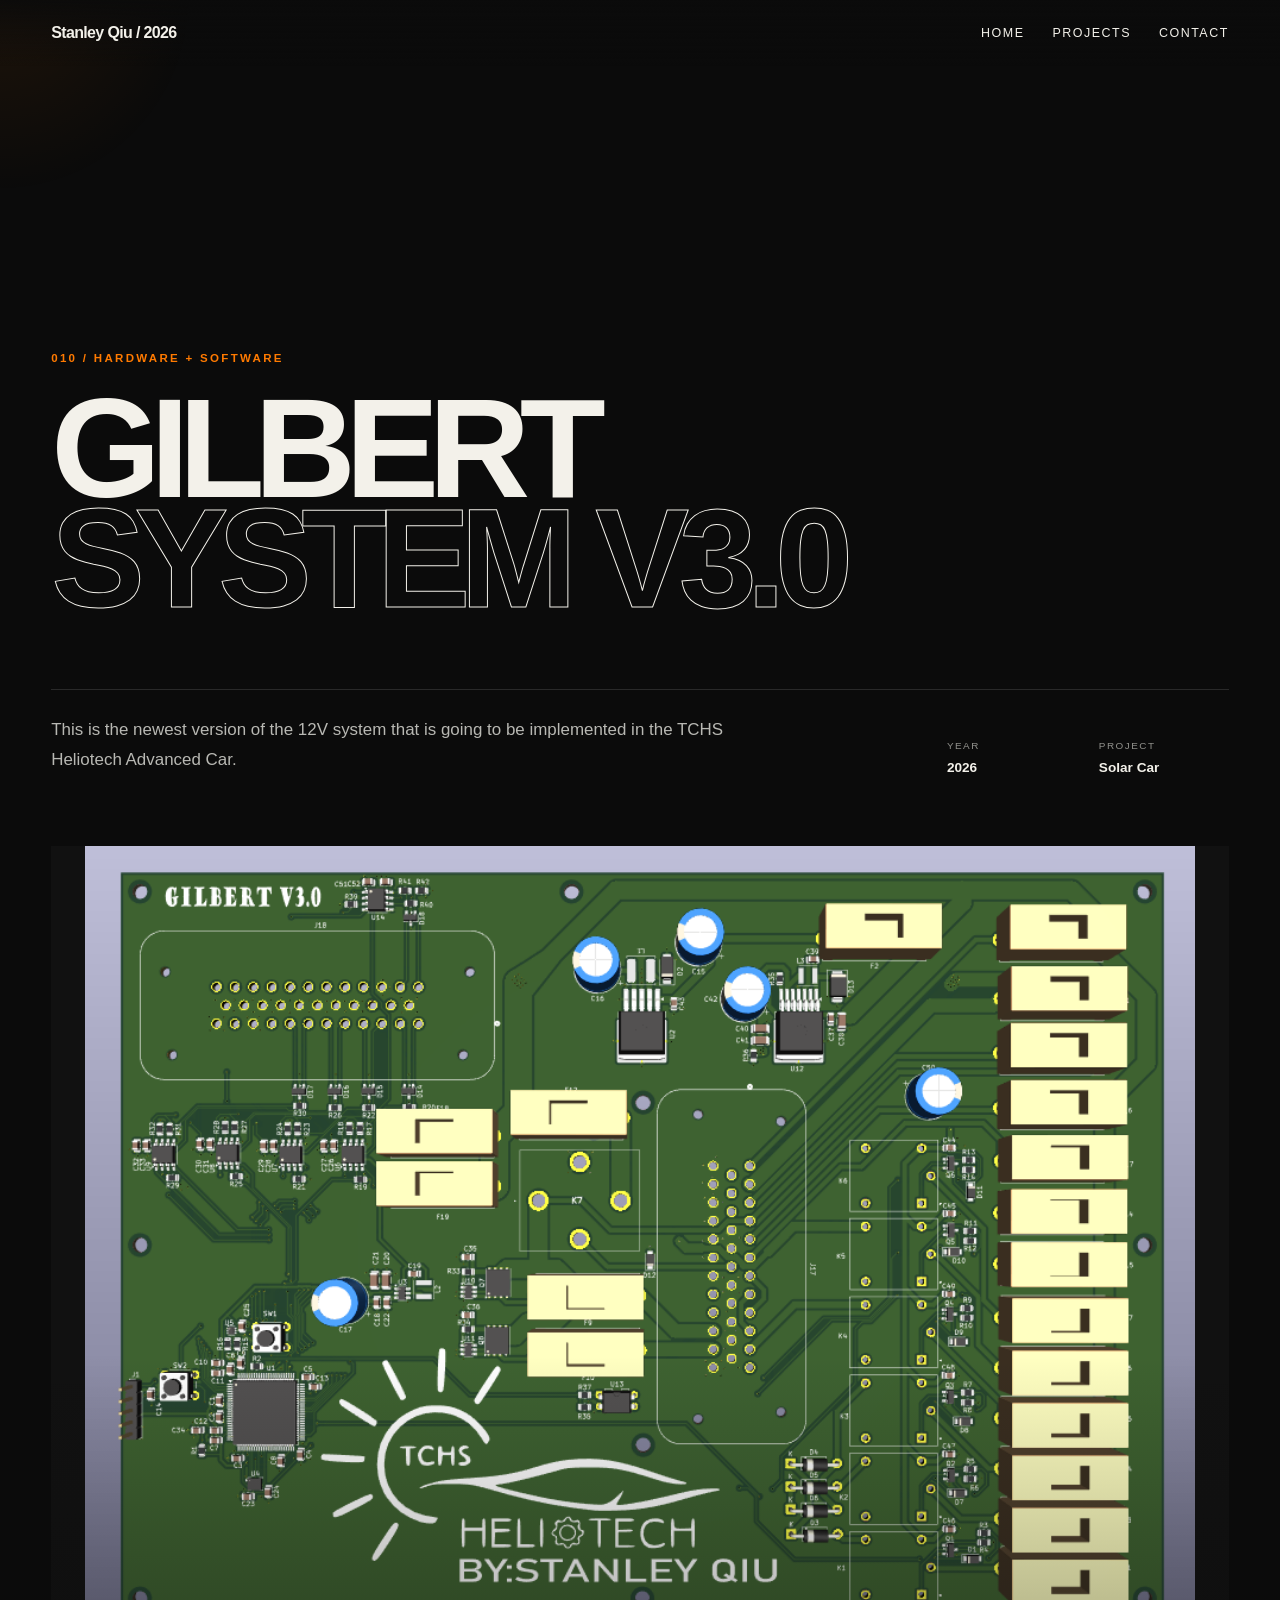
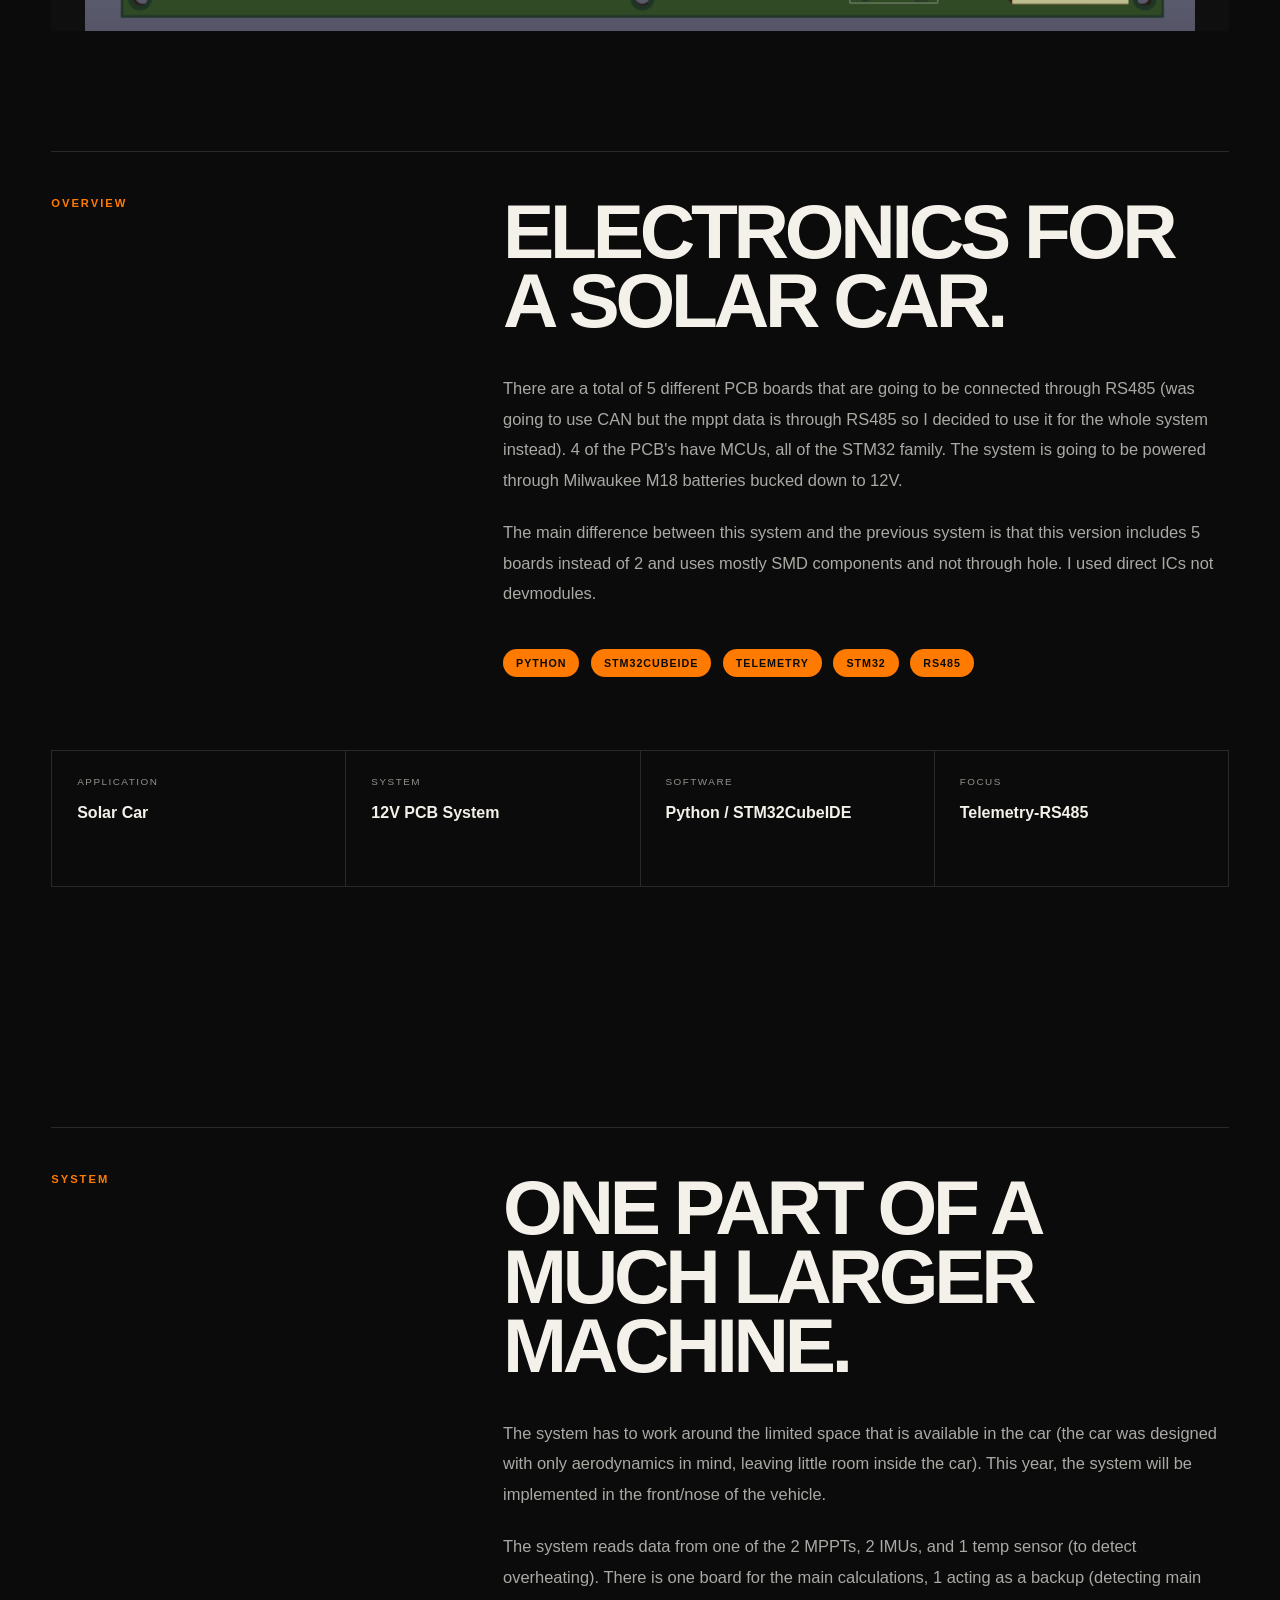
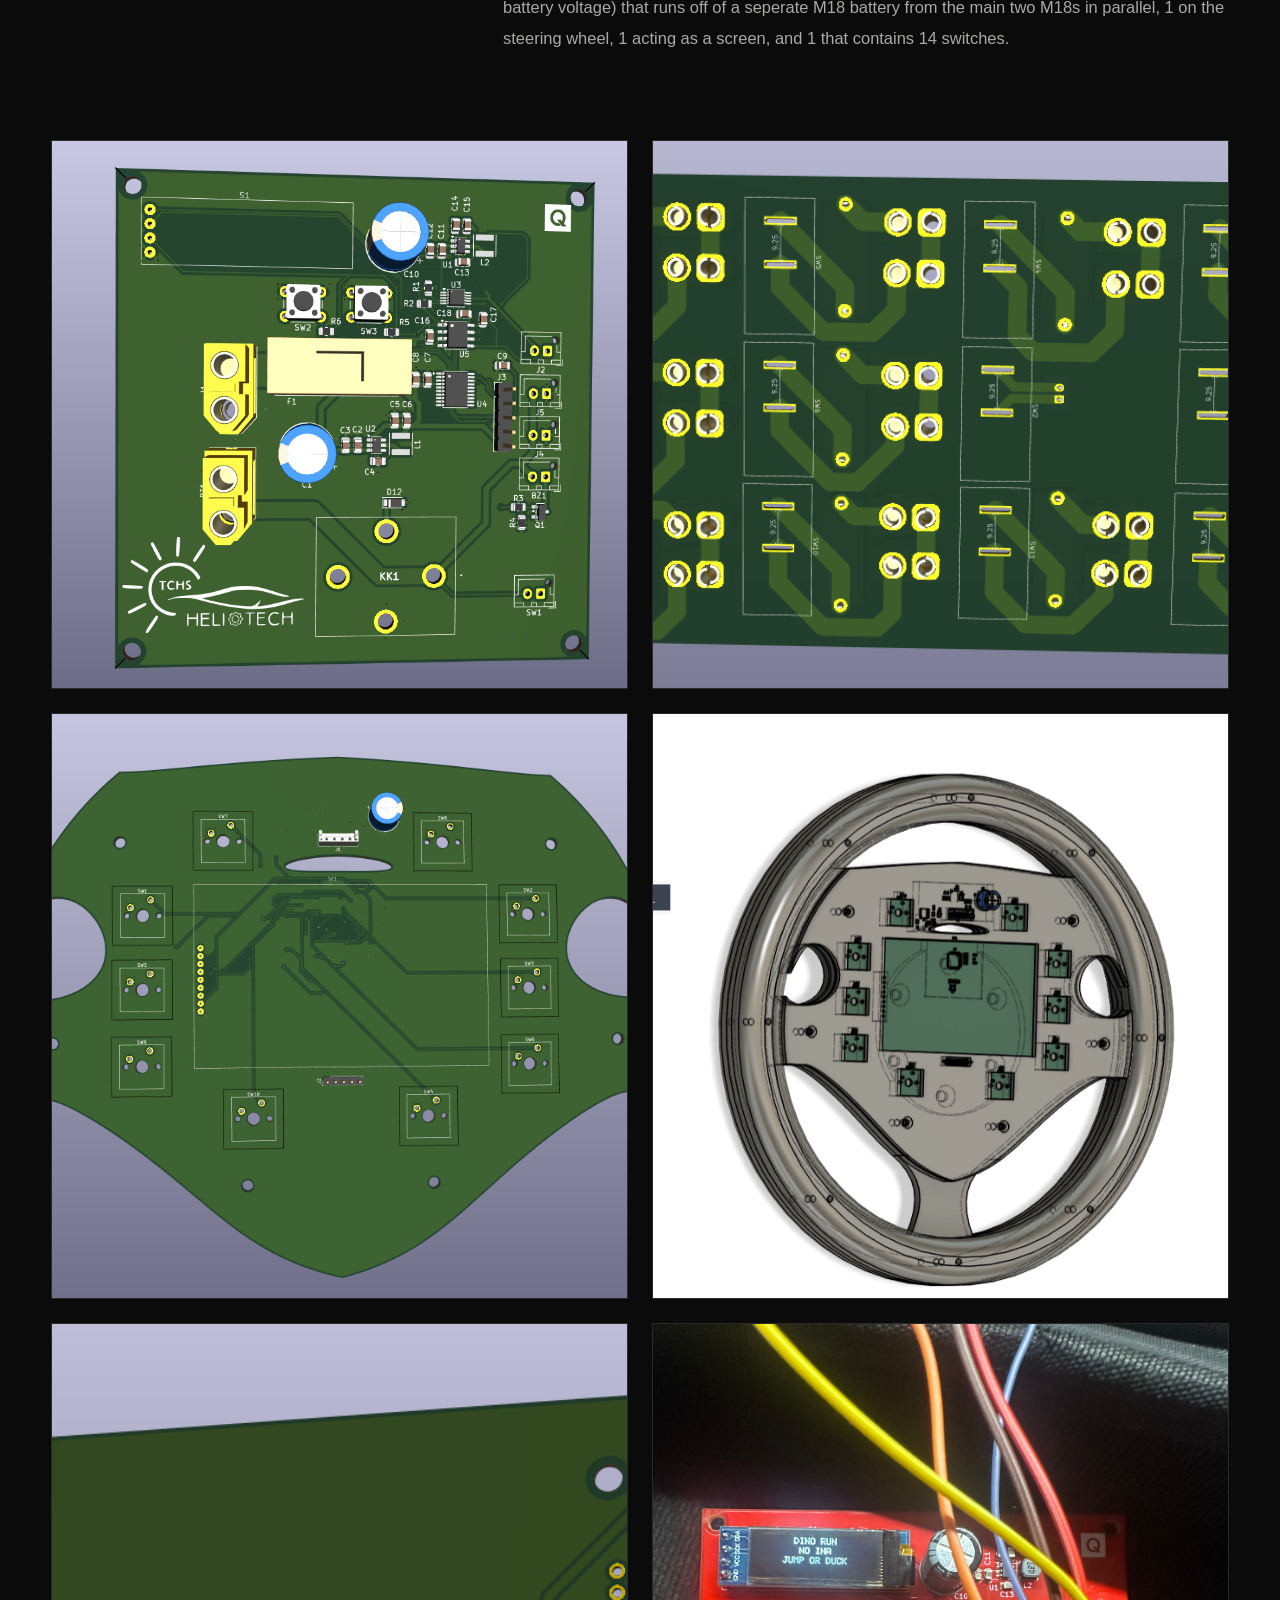
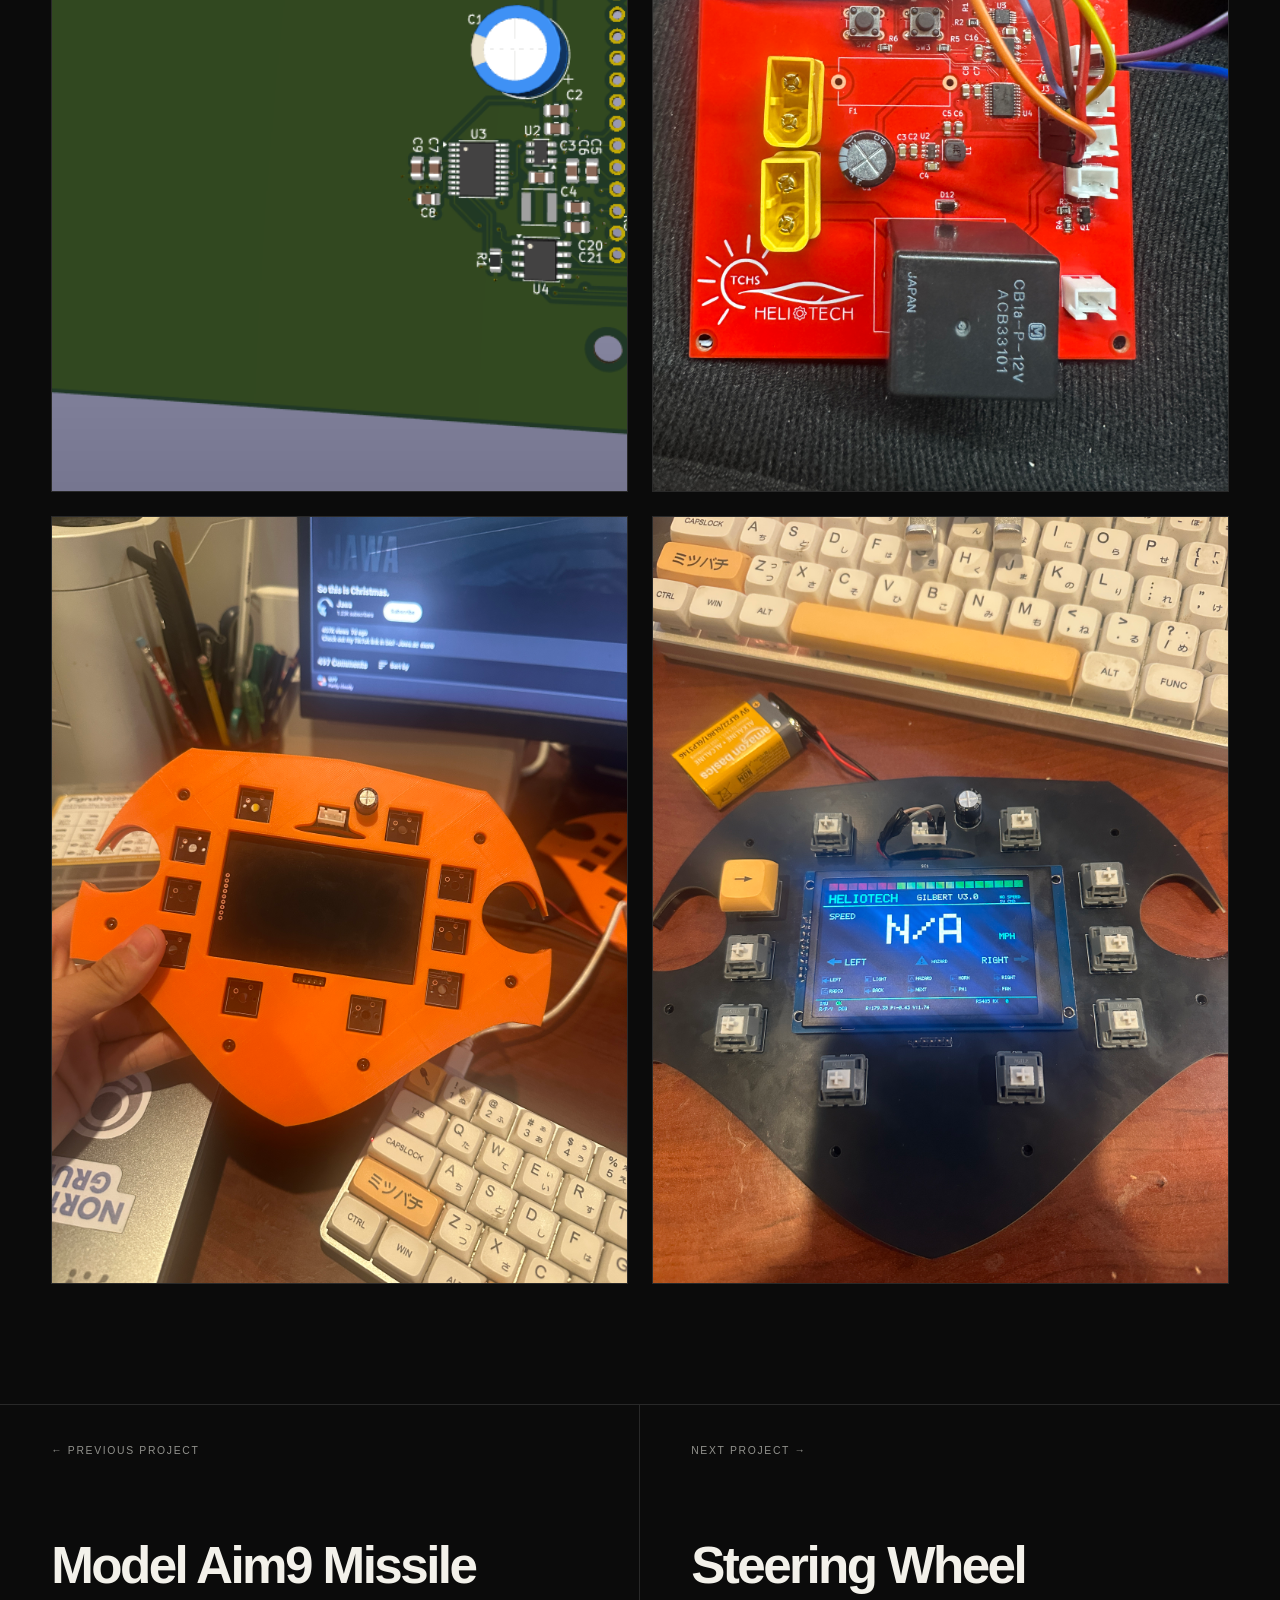
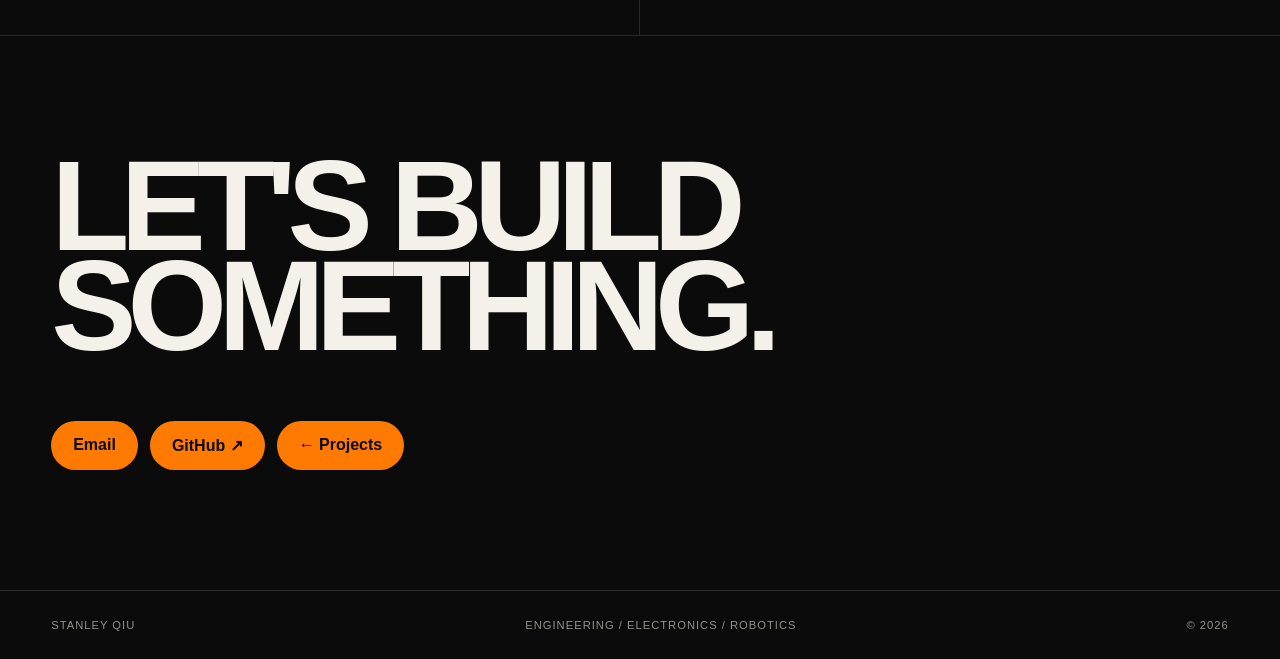
<file: Gilbert-system-V3.0.html>
<!DOCTYPE html>
<html lang="en">

<head>

<meta charset="UTF-8">

<meta
    name="viewport"
    content="width=device-width, initial-scale=1.0"
>

<title>Gilbert System V3.0 — Stanley Qiu</title>

<link rel="icon" href="images/Q logo.png">
<link rel="stylesheet" href="project-detail.css">

</head>


<body>


<div id="progress"></div>
<div class="cursor-glow"></div>


<nav>

    <a href="index.html" class="logo">
        Stanley Qiu / 2026
    </a>

    <div class="nav-links">

        <a href="index.html">Home</a>
        <a href="projects.html">Projects</a>
        <a href="#contact">Contact</a>

    </div>

</nav>


<header class="project-hero">

    <div class="project-kicker reveal">
        010 / HARDWARE + SOFTWARE
    </div>


    <h1 class="reveal">
        GILBERT<br>
        <span class="outline">
            SYSTEM V3.0
        </span>
    </h1>


    <div class="hero-bottom reveal">

        <p class="hero-description">
            This is the newest version of the 12V
            system that is going to be implemented in
            the TCHS Heliotech Advanced Car.
        </p>


        <div class="hero-meta">

            <div>
                <span class="meta-label">Year</span>
                <span class="meta-value">2026</span>
            </div>

            <div>
                <span class="meta-label">Project</span>
                <span class="meta-value">Solar Car</span>
            </div>

        </div>

    </div>

</header>


<div class="hero-image reveal">

    <img
        src="images/GilbertV3.0.png"
        alt="3D model image"
    >

</div>


<section class="project-section">

    <div class="section-border section-grid reveal">

        <div class="section-label">
            Overview
        </div>

        <div class="section-content">

            <h2>
                ELECTRONICS FOR
                A SOLAR CAR.
            </h2>

            <p>
                There are a total of 5 different PCB boards that
                are going to be connected through RS485 (was going
                to use CAN but the mppt data is through RS485 so
                I decided to use it for the whole system instead).
                4 of the PCB's have MCUs, all of the STM32 family.
                The system is going to be powered through Milwaukee
                M18 batteries bucked down to 12V.
            </p>

            <p>
                The main difference between this system and the
                previous system is that this version includes
                5 boards instead of 2 and uses mostly SMD components
                and not through hole. I used direct ICs not devmodules.
            </p>


            <div class="tags">

                <span class="tag">Python</span>
                <span class="tag">STM32CubeIDE</span>
                <span class="tag">Telemetry</span>
                <span class="tag">STM32</span>
                <span class="tag">RS485</span>

            </div>

        </div>

    </div>


    <div class="facts reveal">

        <div class="fact">
            <span class="fact-label">Application</span>
            <span class="fact-value">Solar Car</span>
        </div>

        <div class="fact">
            <span class="fact-label">System</span>
            <span class="fact-value">12V PCB System</span>
        </div>

        <div class="fact">
            <span class="fact-label">Software</span>
            <span class="fact-value">Python / STM32CubeIDE</span>
        </div>

        <div class="fact">
            <span class="fact-label">Focus</span>
            <span class="fact-value">Telemetry-RS485</span>
        </div>

    </div>

</section>


<section class="project-section">

    <div class="section-border section-grid reveal">

        <div class="section-label">
            System
        </div>

        <div class="section-content">

            <h2>
                ONE PART OF
                A MUCH LARGER
                MACHINE.
            </h2>

            <p>
                The system has to work around the limited space
                that is available in the car (the car was designed
                with only aerodynamics in mind, leaving little room
                inside the car). This year, the system will be implemented
                in the front/nose of the vehicle.
            </p>

            <p>
                The system reads data from one of the 2 MPPTs,
                2 IMUs, and 1 temp sensor (to detect overheating).
                There is one board for the main calculations, 1
                acting as a backup (detecting main battery voltage)
                that runs off of a seperate M18 battery from the main
                two M18s in parallel, 1 on the steering wheel, 1 acting
                as a screen, and 1 that contains 14 switches.
            </p>

        </div>

    </div>


    <div class="gallery reveal">

        <div class="gallery-item image-placeholder">

                <img
                    src="images/Backup Board.png"
                    alt="Backup board 3D view"
                >

        </div>

        <div class="gallery-item image-placeholder">

            <img
                src="images/Switch_Board.png"
                alt="Switch board 3D view"
            >   

        </div>

        <div class="gallery-item image-placeholder">

            <img
                src="images/Wheel Board.png"
                alt="Wheel PCB 3D View"
            >   

        </div>

        <div class="gallery-item image-placeholder">

            <img
                src="images/Wheel Full.png"
                alt="Wheel 3D Model Full"
            >   

        </div>

        <div class="gallery-item image-placeholder">

            <img
                src="images/Screen Board.png"
                alt="Screen Board 3D View"
            >   

        </div>
        <div class="gallery-item image-placeholder">

            <img
                src="images/IMG_2262.JPG"
                alt="Screen Board 3D View"
            >   

        </div>
        <div class="gallery-item image-placeholder">

            <img
                src="images/IMG_2275.JPG"
                alt="Screen Board 3D View"
            >   

        </div>
        <div class="gallery-item image-placeholder">

            <img
                src="images/IMG_2293.JPG"
                alt="Screen Board 3D View"
            >   

        </div>

    </div>

</section>


<div class="project-navigation">

    <a class="project-nav-link" href="Model-Aim9.html">

        <span class="project-nav-small">
            ← Previous Project
        </span>

        <span class="project-nav-title">
            Model Aim9 Missile
        </span>

    </a>


    <a class="project-nav-link" href="projects.html">

        <span class="project-nav-small">
            Next Project →
        </span>

        <span class="project-nav-title">
            Steering Wheel
        </span>

    </a>

</div>


<section class="contact" id="contact">

    <h2 class="reveal">
        LET'S BUILD<br>
        SOMETHING.
    </h2>

    <div class="contact-links reveal">

        <a class="button" href="mailto:Stanleyqiu11@gmail.com">
            Email
        </a>

        <a class="button" href="https://github.com/Stanleyqiu1">
            GitHub ↗
        </a>

        <a class="button" href="projects.html">
            ← Projects
        </a>

    </div>

</section>


<footer>

    <span>Stanley Qiu</span>
    <span>Engineering / Electronics / Robotics</span>
    <span>© 2026</span>

</footer>


<script>

const observer =
new IntersectionObserver(
    entries => {
        entries.forEach(entry => {
            if(entry.isIntersecting) {
                entry.target.classList.add("visible");
            }
        });
    },
    { threshold: .08 }
);

document
.querySelectorAll(".reveal")
.forEach(element => observer.observe(element));


window.addEventListener("scroll", () => {

    const scroll =
        document.documentElement.scrollTop;

    const height =
        document.documentElement.scrollHeight -
        document.documentElement.clientHeight;

    document
        .getElementById("progress")
        .style.width =
        (height > 0 ? scroll / height * 100 : 0)
        + "%";

});


const glow =
document.querySelector(".cursor-glow");


window.addEventListener("mousemove", event => {

    glow.style.left =
        event.clientX + "px";

    glow.style.top =
        event.clientY + "px";

});

</script>


</body>
</html>
</file>
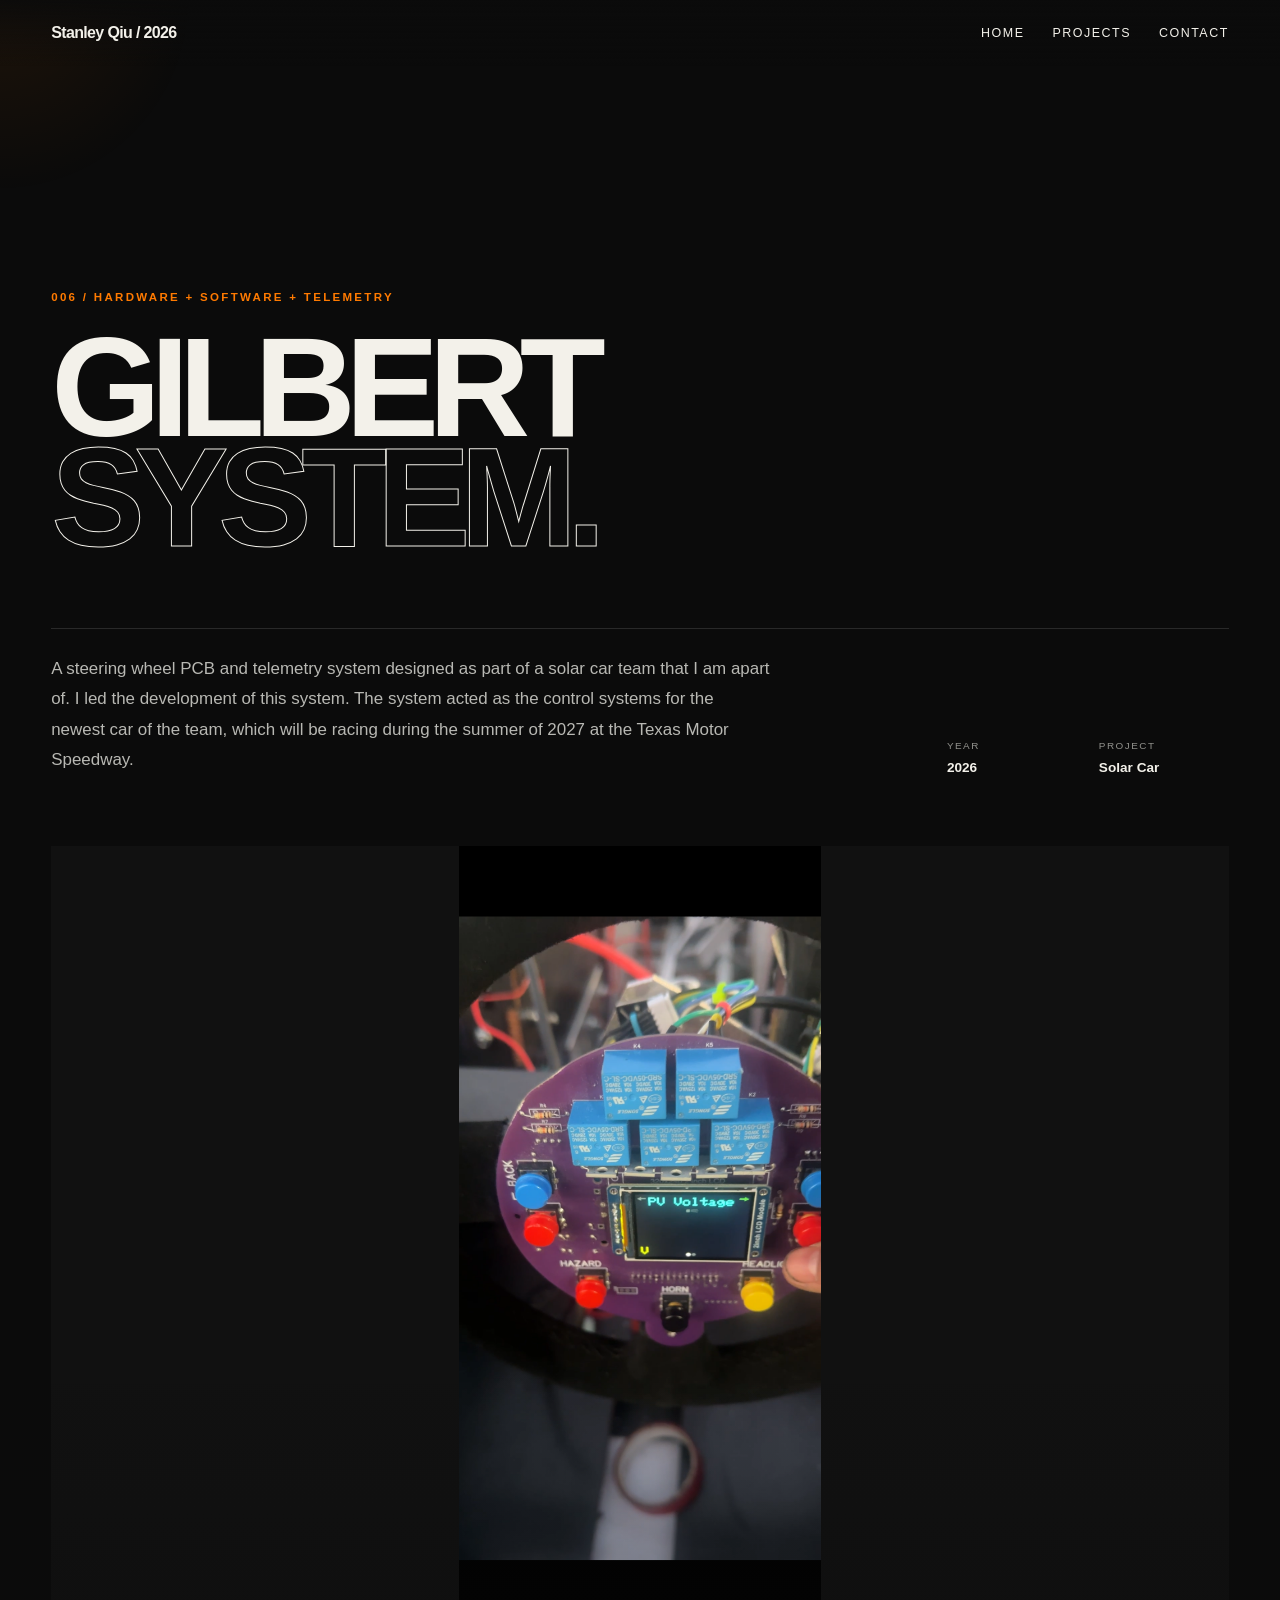
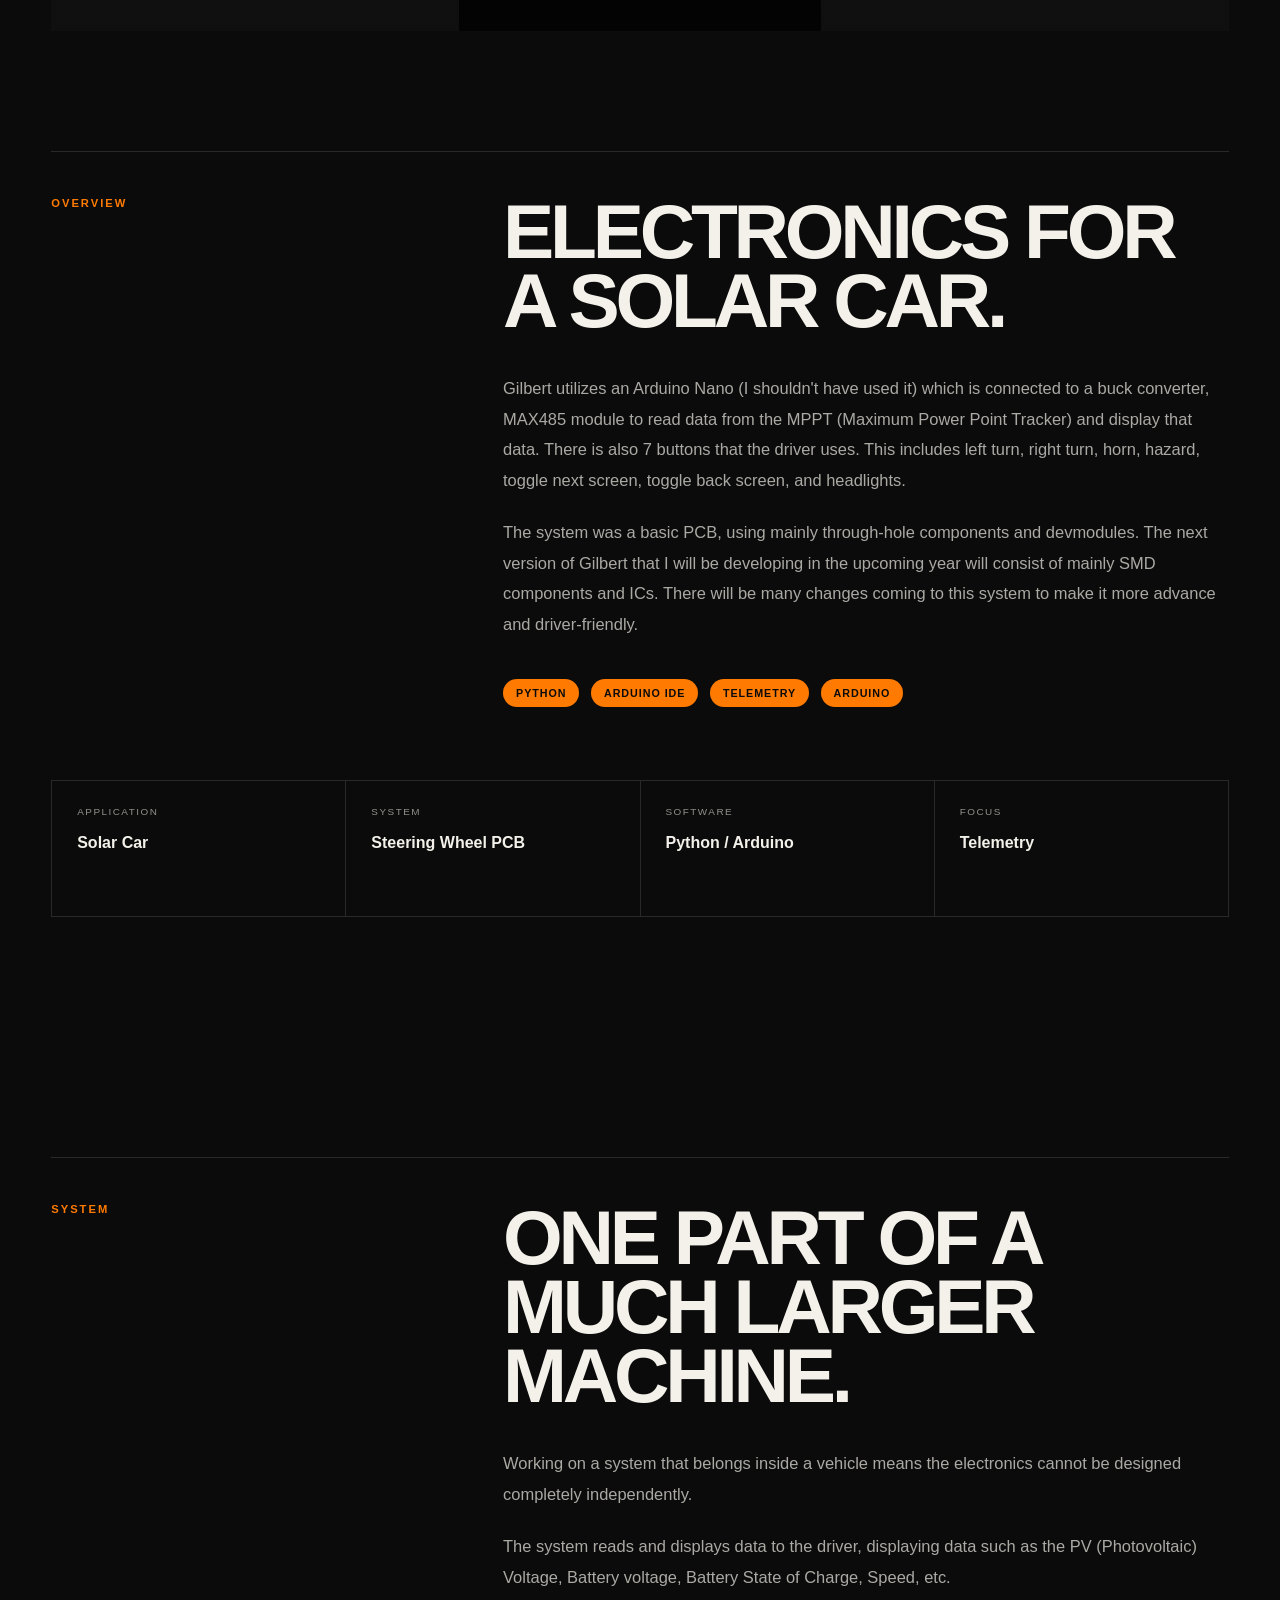
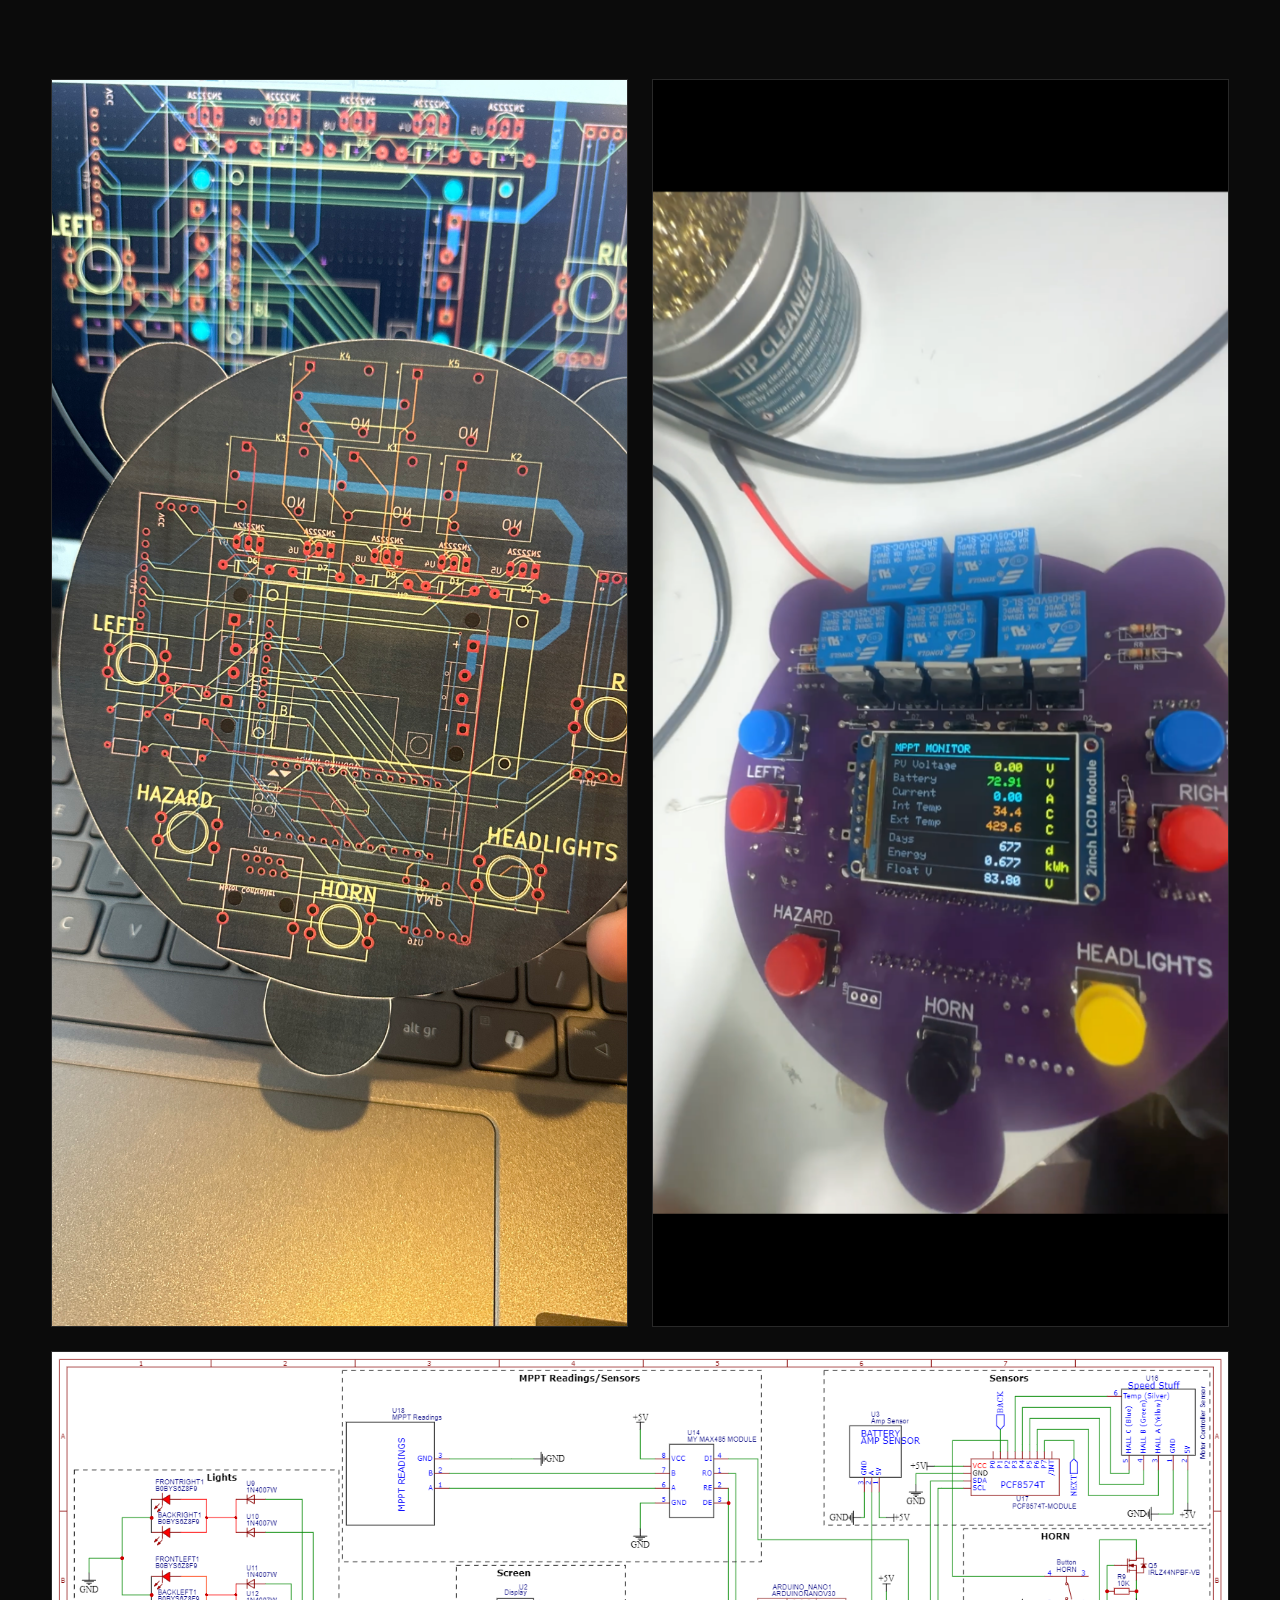
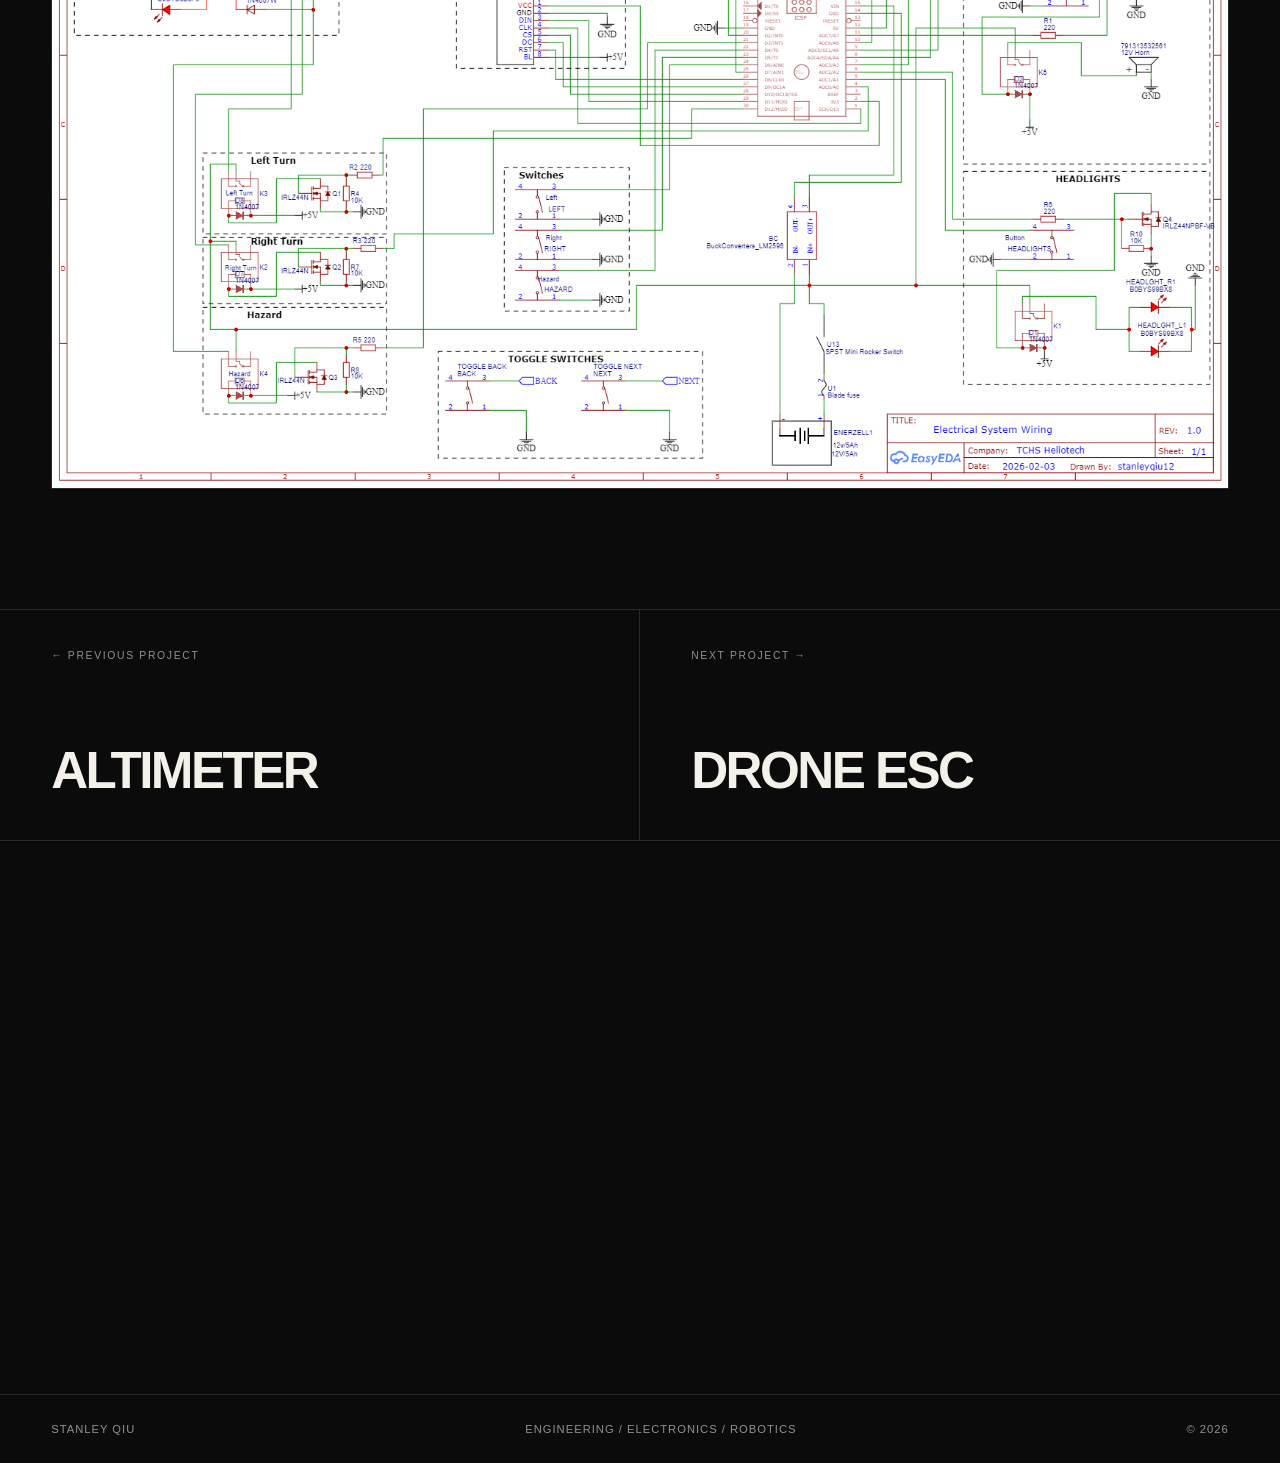
<file: gilbert-system.html>
<!DOCTYPE html>
<html lang="en">

<head>

<meta charset="UTF-8">

<meta
    name="viewport"
    content="width=device-width, initial-scale=1.0"
>

<title>Gilbert System — Stanley Qiu</title>

<link rel="icon" href="images/Q logo.png">
<link rel="stylesheet" href="project-detail.css">

</head>


<body>


<div id="progress"></div>
<div class="cursor-glow"></div>


<nav>

    <a href="index.html" class="logo">
        Stanley Qiu / 2026
    </a>

    <div class="nav-links">

        <a href="index.html">Home</a>
        <a href="projects.html">Projects</a>
        <a href="#contact">Contact</a>

    </div>

</nav>


<header class="project-hero">

    <div class="project-kicker reveal">
        006 / HARDWARE + SOFTWARE + TELEMETRY
    </div>


    <h1 class="reveal">
        GILBERT<br>
        <span class="outline">
            SYSTEM.
        </span>
    </h1>


    <div class="hero-bottom reveal">

        <p class="hero-description">
            A steering wheel PCB and telemetry
            system designed as part of a solar car
            team that I am apart of. I led the development
            of this system. The system acted as the
            control systems for the newest car of 
            the team, which will be racing during
            the summer of 2027 at the Texas Motor
            Speedway.
        </p>


        <div class="hero-meta">

            <div>
                <span class="meta-label">Year</span>
                <span class="meta-value">2026</span>
            </div>

            <div>
                <span class="meta-label">Project</span>
                <span class="meta-value">Solar Car</span>
            </div>

        </div>

    </div>

</header>


<div class="hero-image reveal">

    <img
        src="images/GILBERT.PNG"
        alt="Gilbert steering wheel PCB system"
    >

</div>


<section class="project-section">

    <div class="section-border section-grid reveal">

        <div class="section-label">
            Overview
        </div>

        <div class="section-content">

            <h2>
                ELECTRONICS FOR
                A SOLAR CAR.
            </h2>

            <p>
                Gilbert utilizes an Arduino Nano (I shouldn't
                have used it) which is connected to a buck converter,
                MAX485 module to read data from the MPPT (Maximum
                Power Point Tracker) and display that data. There is also 
                7 buttons that the driver uses. This includes left turn,
                right turn, horn, hazard, toggle next screen, toggle back
                screen, and headlights.
            </p>

            <p>
                The system was a basic PCB, using mainly through-hole
                components and devmodules. The next version of Gilbert
                that I will be developing in the upcoming year will
                consist of mainly SMD components and ICs. There will be many
                changes coming to this system to make it more advance and 
                driver-friendly.
            </p>


            <div class="tags">

                <span class="tag">Python</span>
                <span class="tag">Arduino IDE</span>
                <span class="tag">Telemetry</span>
                <span class="tag">Arduino</span>

            </div>

        </div>

    </div>


    <div class="facts reveal">

        <div class="fact">
            <span class="fact-label">Application</span>
            <span class="fact-value">Solar Car</span>
        </div>

        <div class="fact">
            <span class="fact-label">System</span>
            <span class="fact-value">Steering Wheel PCB</span>
        </div>

        <div class="fact">
            <span class="fact-label">Software</span>
            <span class="fact-value">Python / Arduino</span>
        </div>

        <div class="fact">
            <span class="fact-label">Focus</span>
            <span class="fact-value">Telemetry</span>
        </div>

    </div>

</section>


<section class="project-section">

    <div class="section-border section-grid reveal">

        <div class="section-label">
            System
        </div>

        <div class="section-content">

            <h2>
                ONE PART OF
                A MUCH LARGER
                MACHINE.
            </h2>

            <p>
                Working on a system that belongs inside a
                vehicle means the electronics cannot be
                designed completely independently.
            </p>

            <p>
                The system reads and displays data to 
                the driver, displaying data such as
                the PV (Photovoltaic) Voltage, Battery
                voltage, Battery State of Charge, Speed,
                etc.
            </p>

        </div>

    </div>


    <div class="gallery reveal">

        <div class="gallery-item image-placeholder">

                <img
                    src="images/GilbertDev1.JPG"
                    alt="Gilbert steering wheel PCB system"
                >

        </div>

        <div class="gallery-item image-placeholder">

            <img
                src="images/GIilbertDevB.JPG"
                alt="Gilbert steering wheel PCB system"
            >   

        </div>

        <div class="gallery-item wide image-placeholder">

            <img
                src="images/GILBERT_SCHEMATIC.png"
                alt="Gilbert steering wheel PCB system"
            >   

        </div>

    </div>

</section>


<div class="project-navigation">

    <a class="project-nav-link" href="altimeter.html">

        <span class="project-nav-small">
            ← Previous Project
        </span>

        <span class="project-nav-title">
            ALTIMETER
        </span>

    </a>


    <a class="project-nav-link" href="drone-esc.html">

        <span class="project-nav-small">
            Next Project →
        </span>

        <span class="project-nav-title">
            DRONE ESC
        </span>

    </a>

</div>


<section class="contact" id="contact">

    <h2 class="reveal">
        LET'S BUILD<br>
        SOMETHING.
    </h2>

    <div class="contact-links reveal">

        <a class="button" href="mailto:Stanleyqiu11@gmail.com">
            Email
        </a>

        <a class="button" href="https://github.com/Stanleyqiu1">
            GitHub ↗
        </a>

        <a class="button" href="projects.html">
            ← Projects
        </a>

    </div>

</section>


<footer>

    <span>Stanley Qiu</span>
    <span>Engineering / Electronics / Robotics</span>
    <span>© 2026</span>

</footer>


<script>

const observer =
new IntersectionObserver(
    entries => {
        entries.forEach(entry => {
            if(entry.isIntersecting) {
                entry.target.classList.add("visible");
            }
        });
    },
    { threshold: .08 }
);

document
.querySelectorAll(".reveal")
.forEach(element => observer.observe(element));


window.addEventListener("scroll", () => {

    const scroll =
        document.documentElement.scrollTop;

    const height =
        document.documentElement.scrollHeight -
        document.documentElement.clientHeight;

    document
        .getElementById("progress")
        .style.width =
        (height > 0 ? scroll / height * 100 : 0)
        + "%";

});


const glow =
document.querySelector(".cursor-glow");


window.addEventListener("mousemove", event => {

    glow.style.left =
        event.clientX + "px";

    glow.style.top =
        event.clientY + "px";

});

</script>


</body>
</html>
</file>
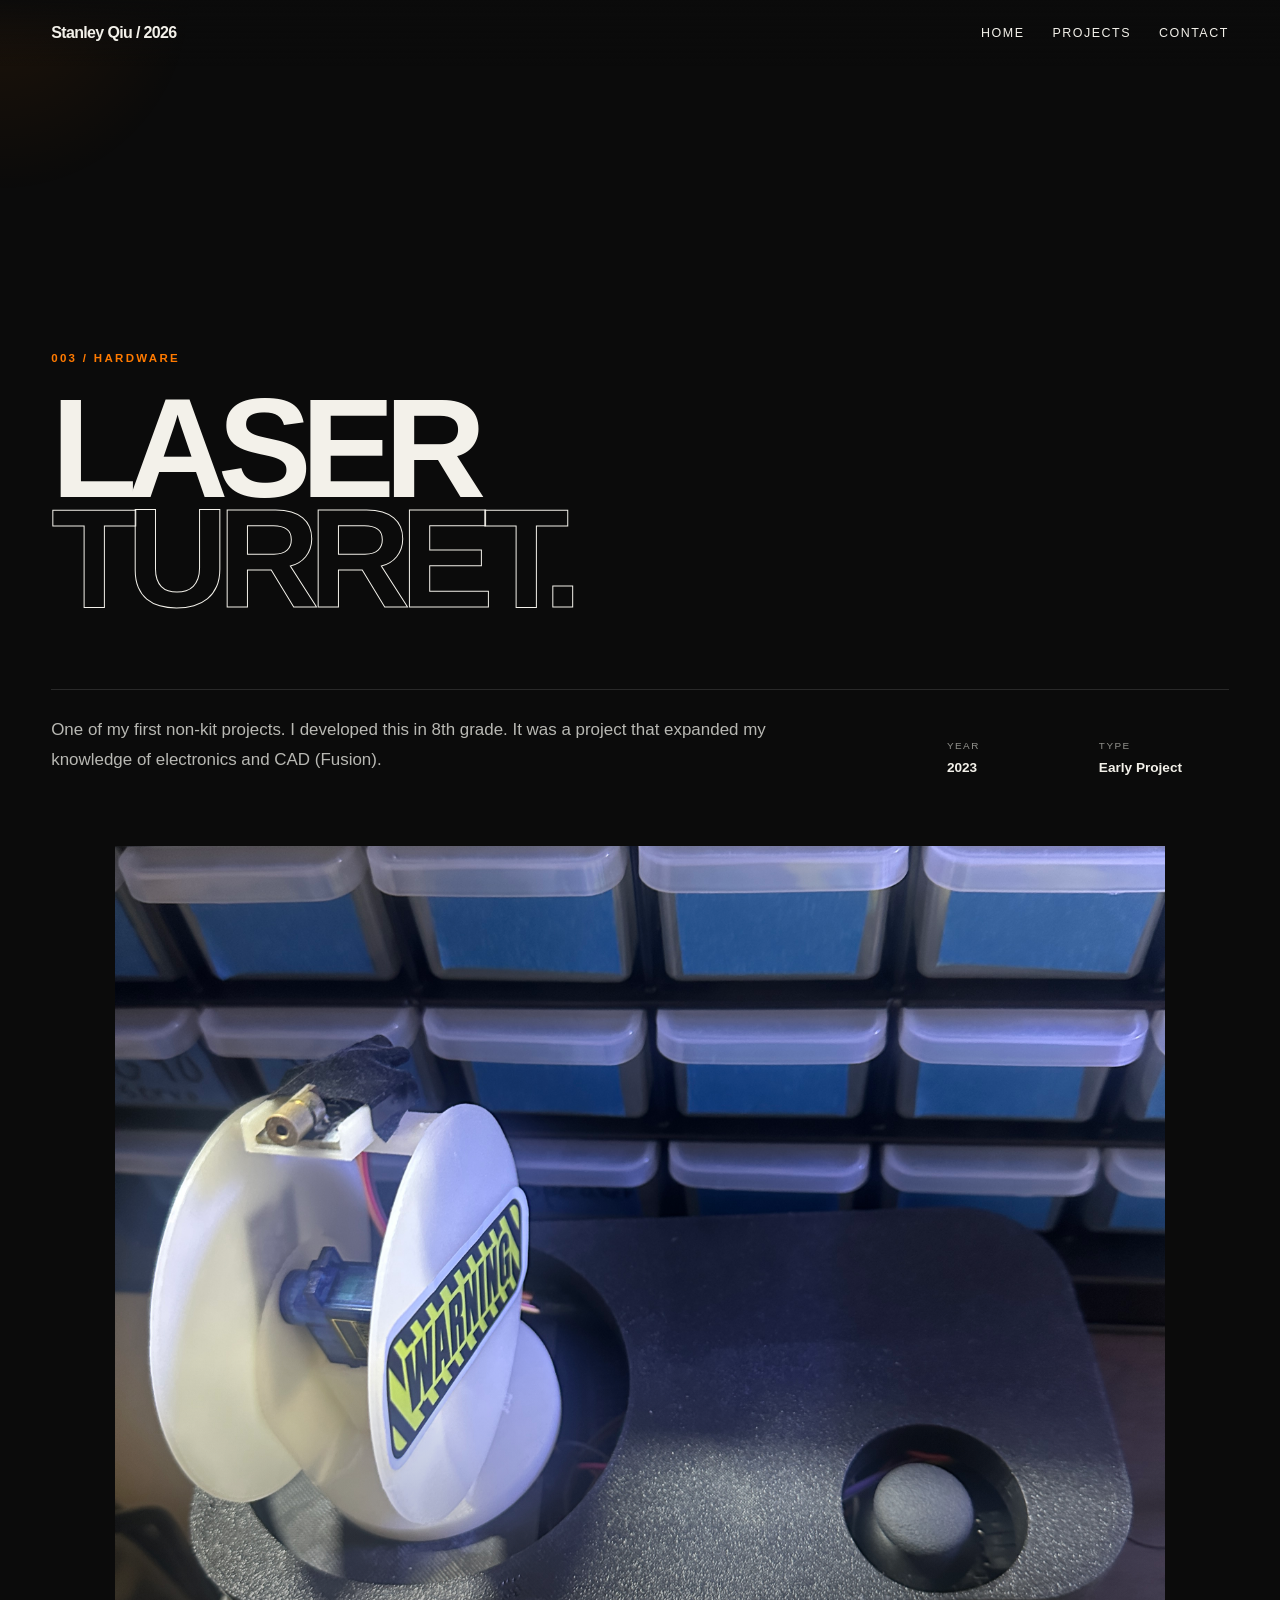
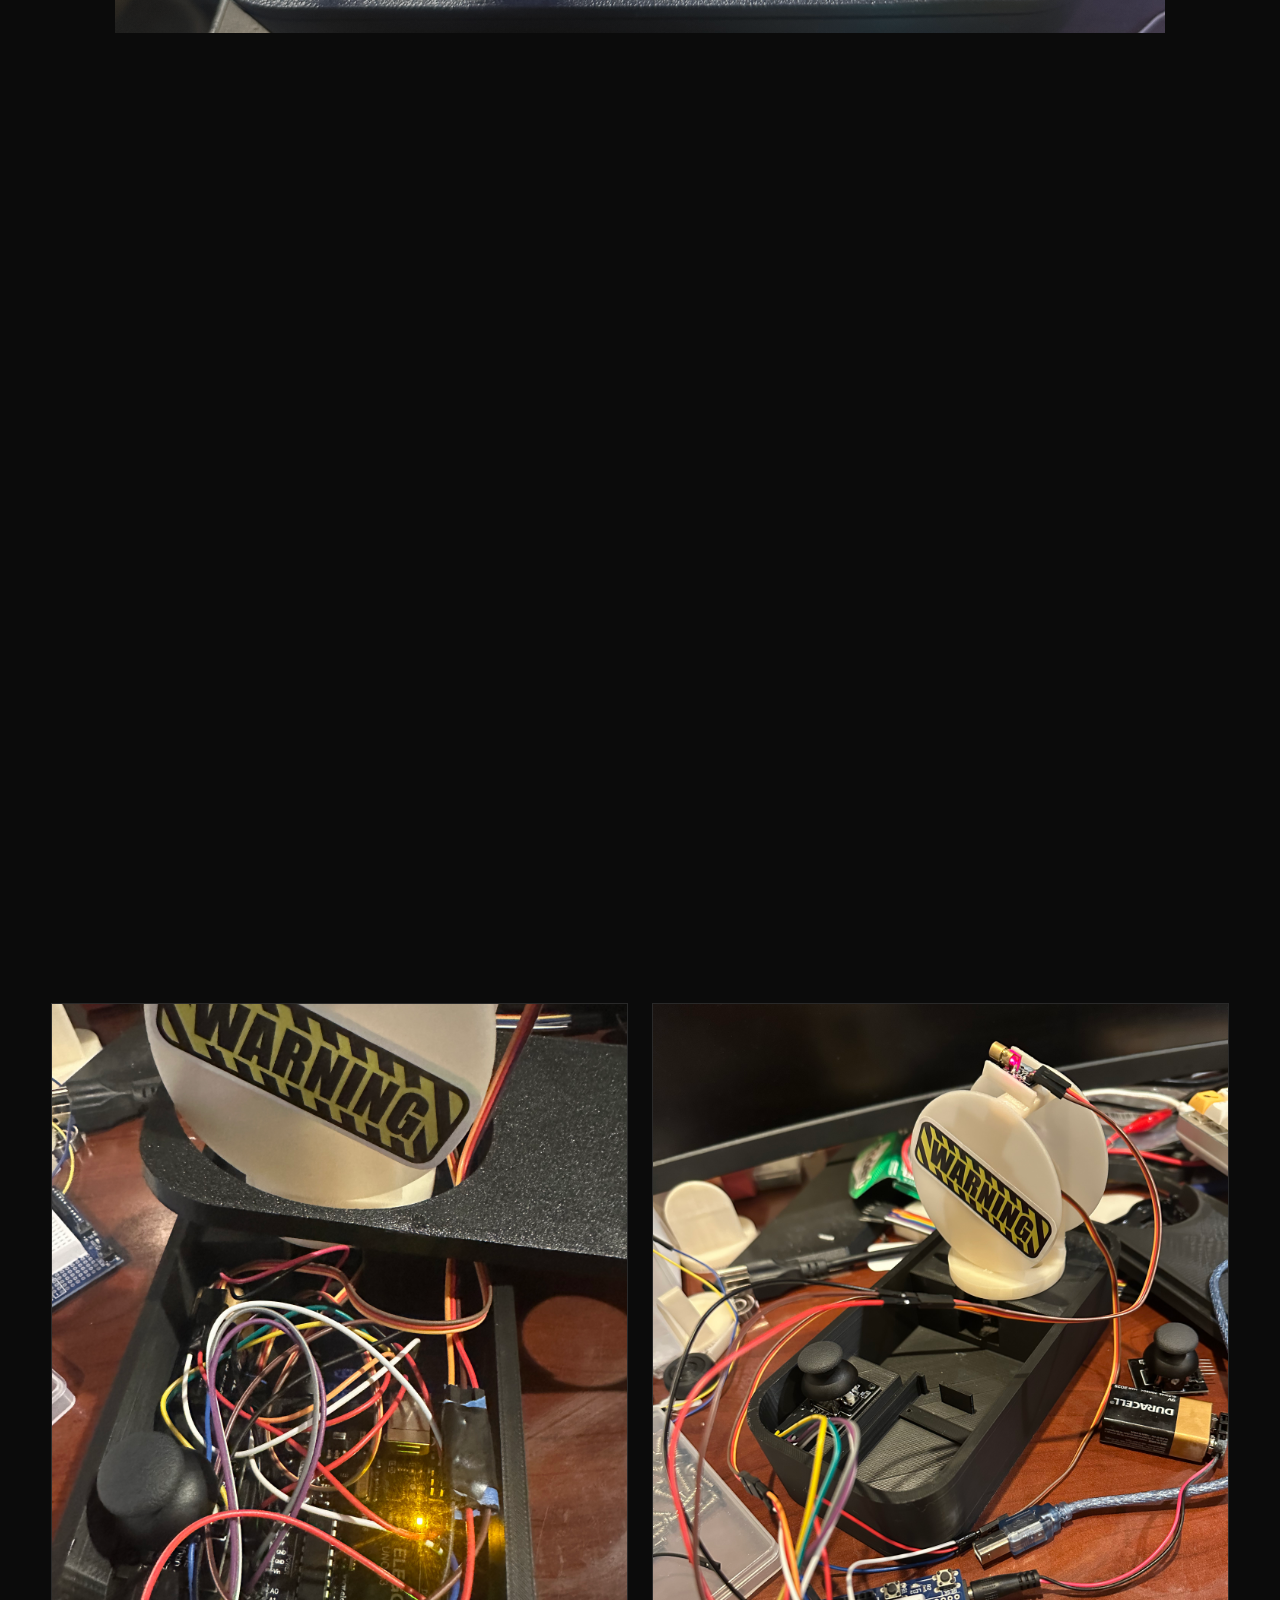
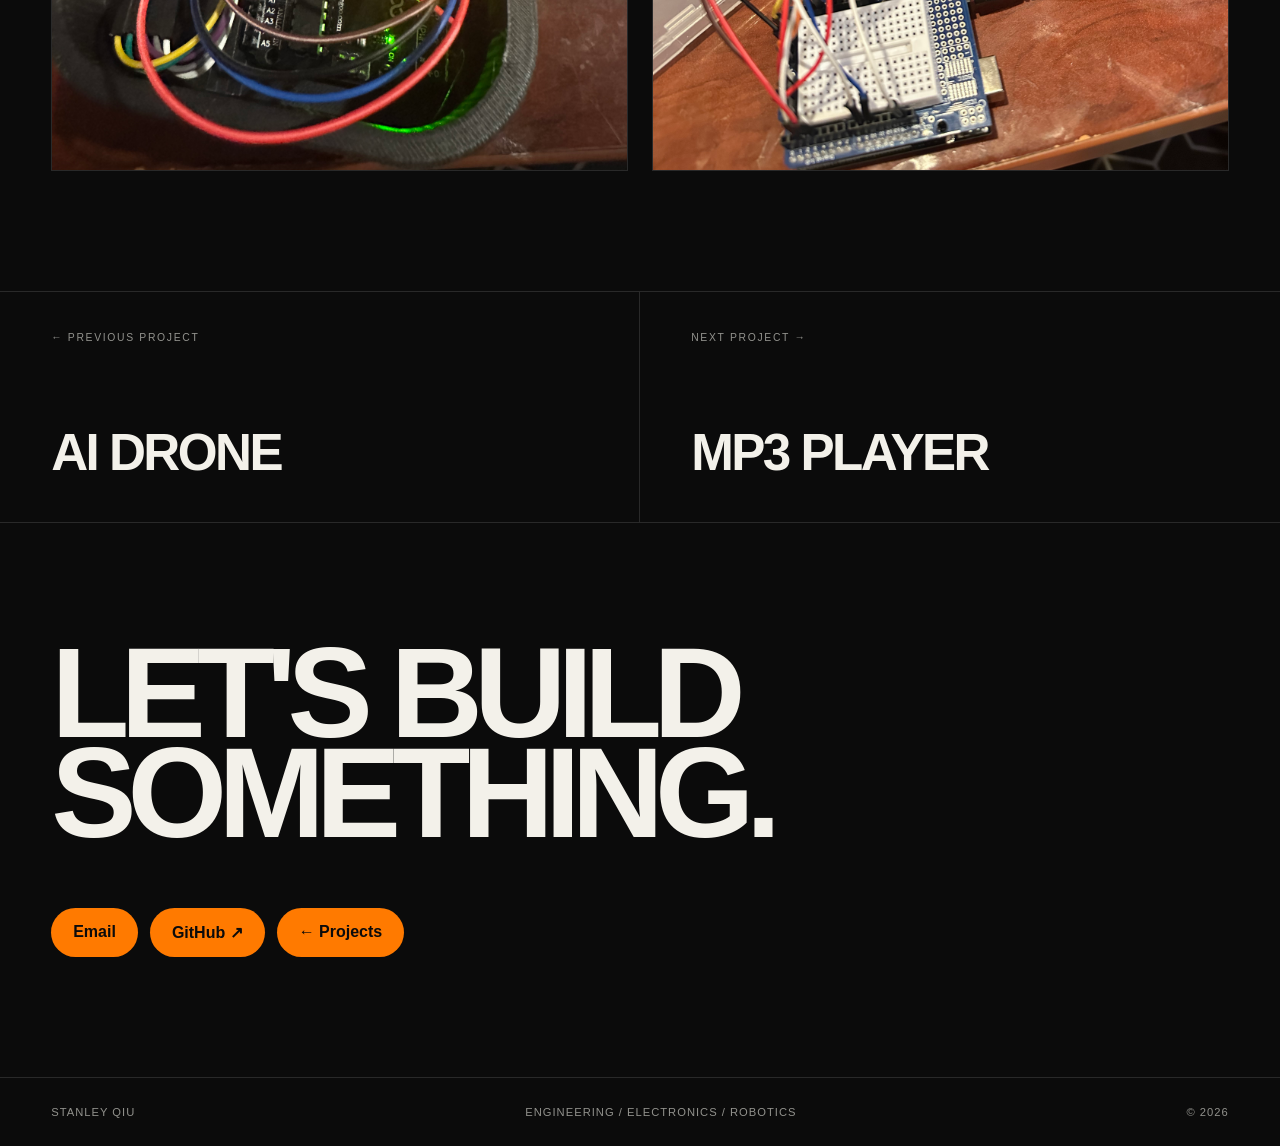
<file: laser-turret.html>
<!DOCTYPE html>
<html lang="en">

<head>

<meta charset="UTF-8">

<meta
    name="viewport"
    content="width=device-width, initial-scale=1.0"
>

<title>Laser Turret — Stanley Qiu</title>

<link rel="icon" href="images/Q logo.png">
<link rel="stylesheet" href="project-detail.css">

</head>


<body class="laser-turret-page">


<div id="progress"></div>
<div class="cursor-glow"></div>


<nav>

    <a href="index.html" class="logo">
        Stanley Qiu / 2026
    </a>

    <div class="nav-links">

        <a href="index.html">Home</a>
        <a href="projects.html">Projects</a>
        <a href="#contact">Contact</a>

    </div>

</nav>


<header class="project-hero">

    <div class="project-kicker reveal">
        003 / HARDWARE
    </div>

    <h1 class="reveal">
        LASER<br>
        <span class="outline">
            TURRET.
        </span>
    </h1>


    <div class="hero-bottom reveal">

        <p class="hero-description">
            One of my first non-kit projects. I developed
            this in 8th grade. It was a project that expanded
            my knowledge of electronics and CAD (Fusion).
        </p>


        <div class="hero-meta">

            <div>
                <span class="meta-label">Year</span>
                <span class="meta-value">2023</span>
            </div>

            <div>
                <span class="meta-label">Type</span>
                <span class="meta-value">Early Project</span>
            </div>

        </div>

    </div>

</header>


<div class="hero-image reveal">

    <img
        src="images/IMG_1724.JPG"
        alt="Laser turret project"
    >

</div>


<section class="project-section">

    <div class="section-border section-grid reveal">

        <div class="section-label">
            Overview
        </div>

        <div class="section-content">

            <h2>
                TECHNICAL:
            </h2>

            <p>
                This was one of my first projects combining
                electronics and a 3D printed shell.
            </p>

            <p>
                The turret uses a joystick for control and
                an Arduino Uno R3 to control its movement. It uses 2 sg90 servos
                for the movement It is a pretty simple project, 
                though I thought it was really cool at the time.
            </p>


            <div class="tags">

                <span class="tag">3D Printing</span>
                <span class="tag">CAD</span>
                <span class="tag">Arduino Uno</span>

            </div>

        </div>

    </div>


    <div class="facts reveal">

        <div class="fact">
            <span class="fact-label">Controller</span>
            <span class="fact-value">Arduino Uno</span>
        </div>

        <div class="fact">
            <span class="fact-label">Input</span>
            <span class="fact-value">Joystick</span>
        </div>

        <div class="fact">
            <span class="fact-label">Mechanical</span>
            <span class="fact-value">3D Printed</span>
        </div>

        <div class="fact">
            <span class="fact-label">Year</span>
            <span class="fact-value">2023</span>
        </div>

    </div>

</section>


<section class="project-section">


    <div class="gallery reveal">

        <div class="gallery-item image-placeholder">
            <img
                src="images/Turret_inside.png"
                alt="Laser turret project"
            >

        </div>

        <div class="gallery-item image-placeholder">

            <span>
                <img
                    src="images/Turret_New.png"
                    alt="Laser turret project"
                >
            </span>

        </div>


    </div>

</section>

<div class="project-navigation">

    <a
        class="project-nav-link"
        href="ai-drone.html"
    >

        <span class="project-nav-small">
            ← Previous Project
        </span>

        <span class="project-nav-title">
            AI DRONE
        </span>

    </a>


    <a
        class="project-nav-link"
        href="mp3-player.html"
    >

        <span class="project-nav-small">
            Next Project →
        </span>

        <span class="project-nav-title">
            MP3 PLAYER
        </span>

    </a>

</div>


<section class="contact" id="contact">

    <h2 class="reveal">
        LET'S BUILD<br>
        SOMETHING.
    </h2>

    <div class="contact-links reveal">

        <a class="button" href="mailto:Stanleyqiu11@gmail.com">
            Email
        </a>

        <a class="button" href="https://github.com/Stanleyqiu1">
            GitHub ↗
        </a>

        <a class="button" href="projects.html">
            ← Projects
        </a>

    </div>

</section>


<footer>

    <span>Stanley Qiu</span>
    <span>Engineering / Electronics / Robotics</span>
    <span>© 2026</span>

</footer>


<script>

const observer =
new IntersectionObserver(
    entries => {
        entries.forEach(entry => {
            if(entry.isIntersecting) {
                entry.target.classList.add("visible");
            }
        });
    },
    { threshold: .08 }
);

document
.querySelectorAll(".reveal")
.forEach(element => observer.observe(element));


window.addEventListener("scroll", () => {

    const scroll =
        document.documentElement.scrollTop;

    const height =
        document.documentElement.scrollHeight -
        document.documentElement.clientHeight;

    document
        .getElementById("progress")
        .style.width =
        (height > 0 ? scroll / height * 100 : 0)
        + "%";

});


const glow =
document.querySelector(".cursor-glow");


window.addEventListener("mousemove", event => {

    glow.style.left =
        event.clientX + "px";

    glow.style.top =
        event.clientY + "px";

});

</script>


</body>
</html>
</file>
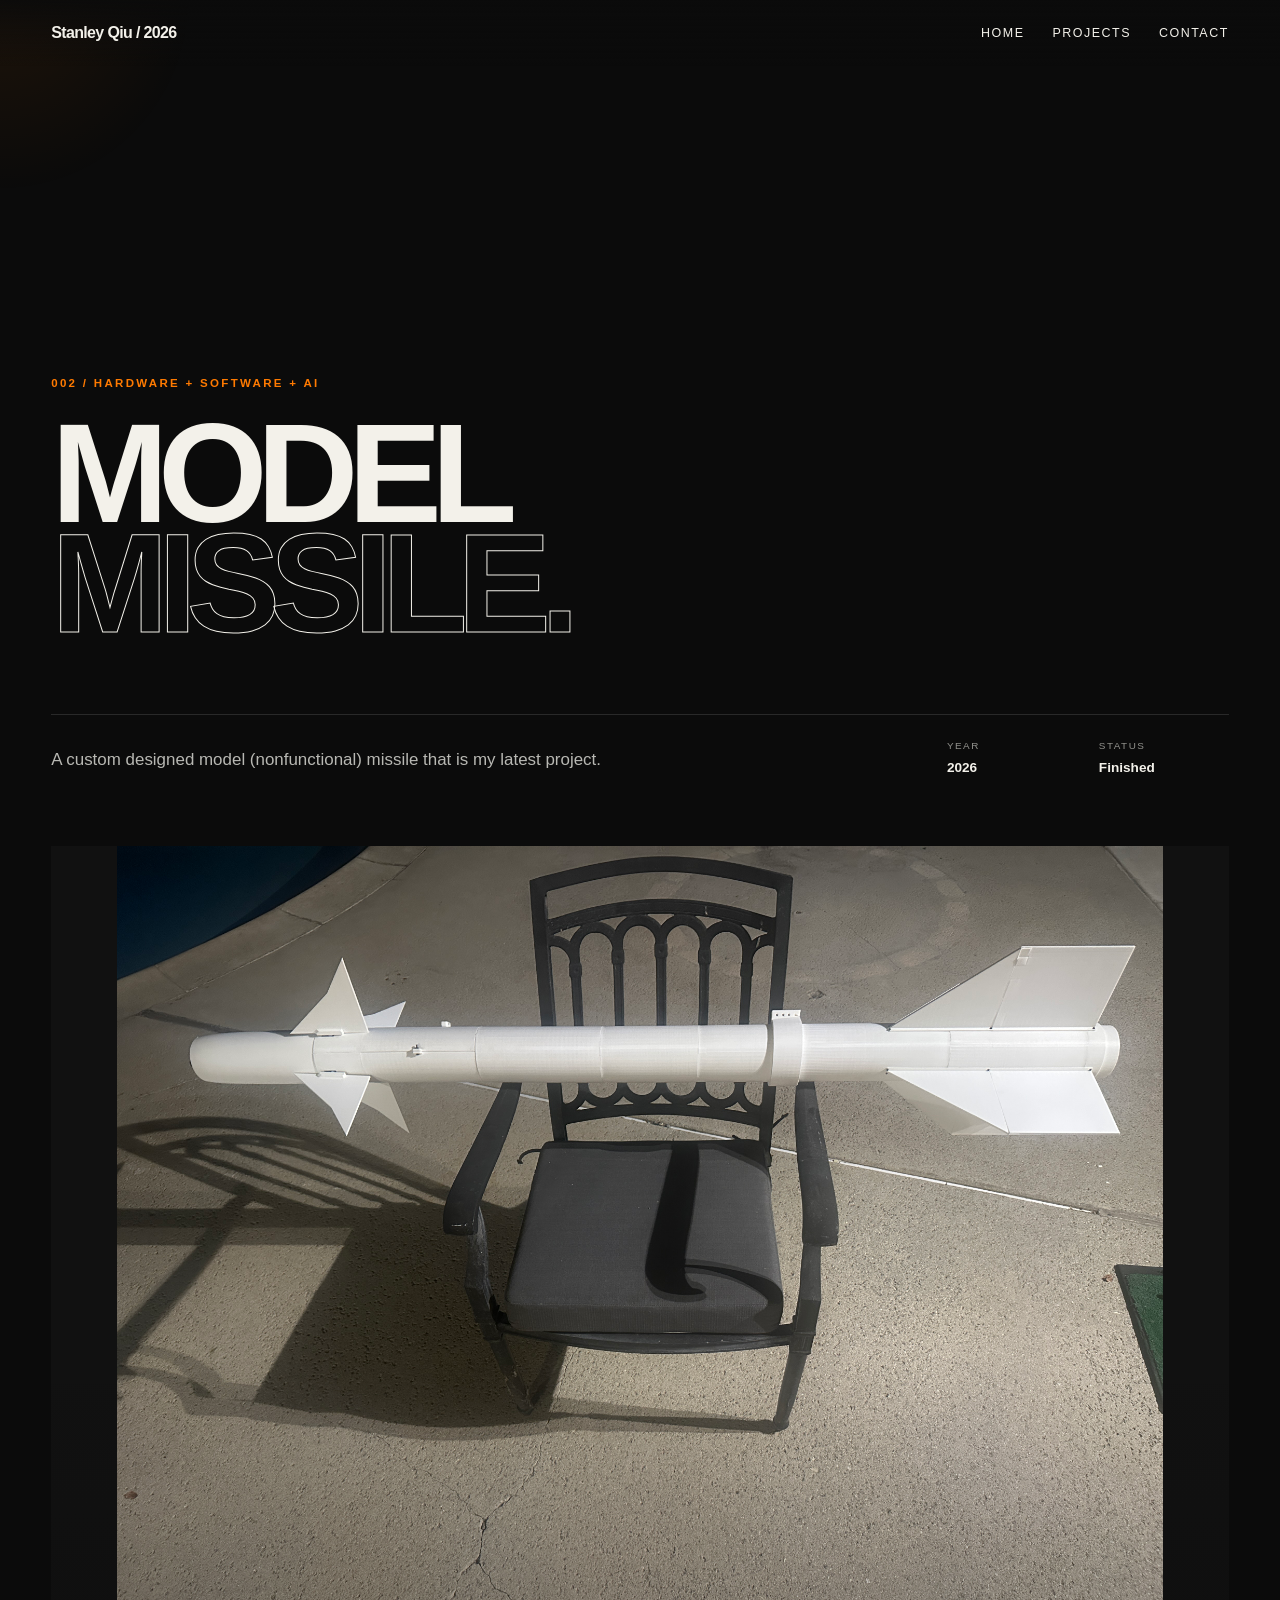
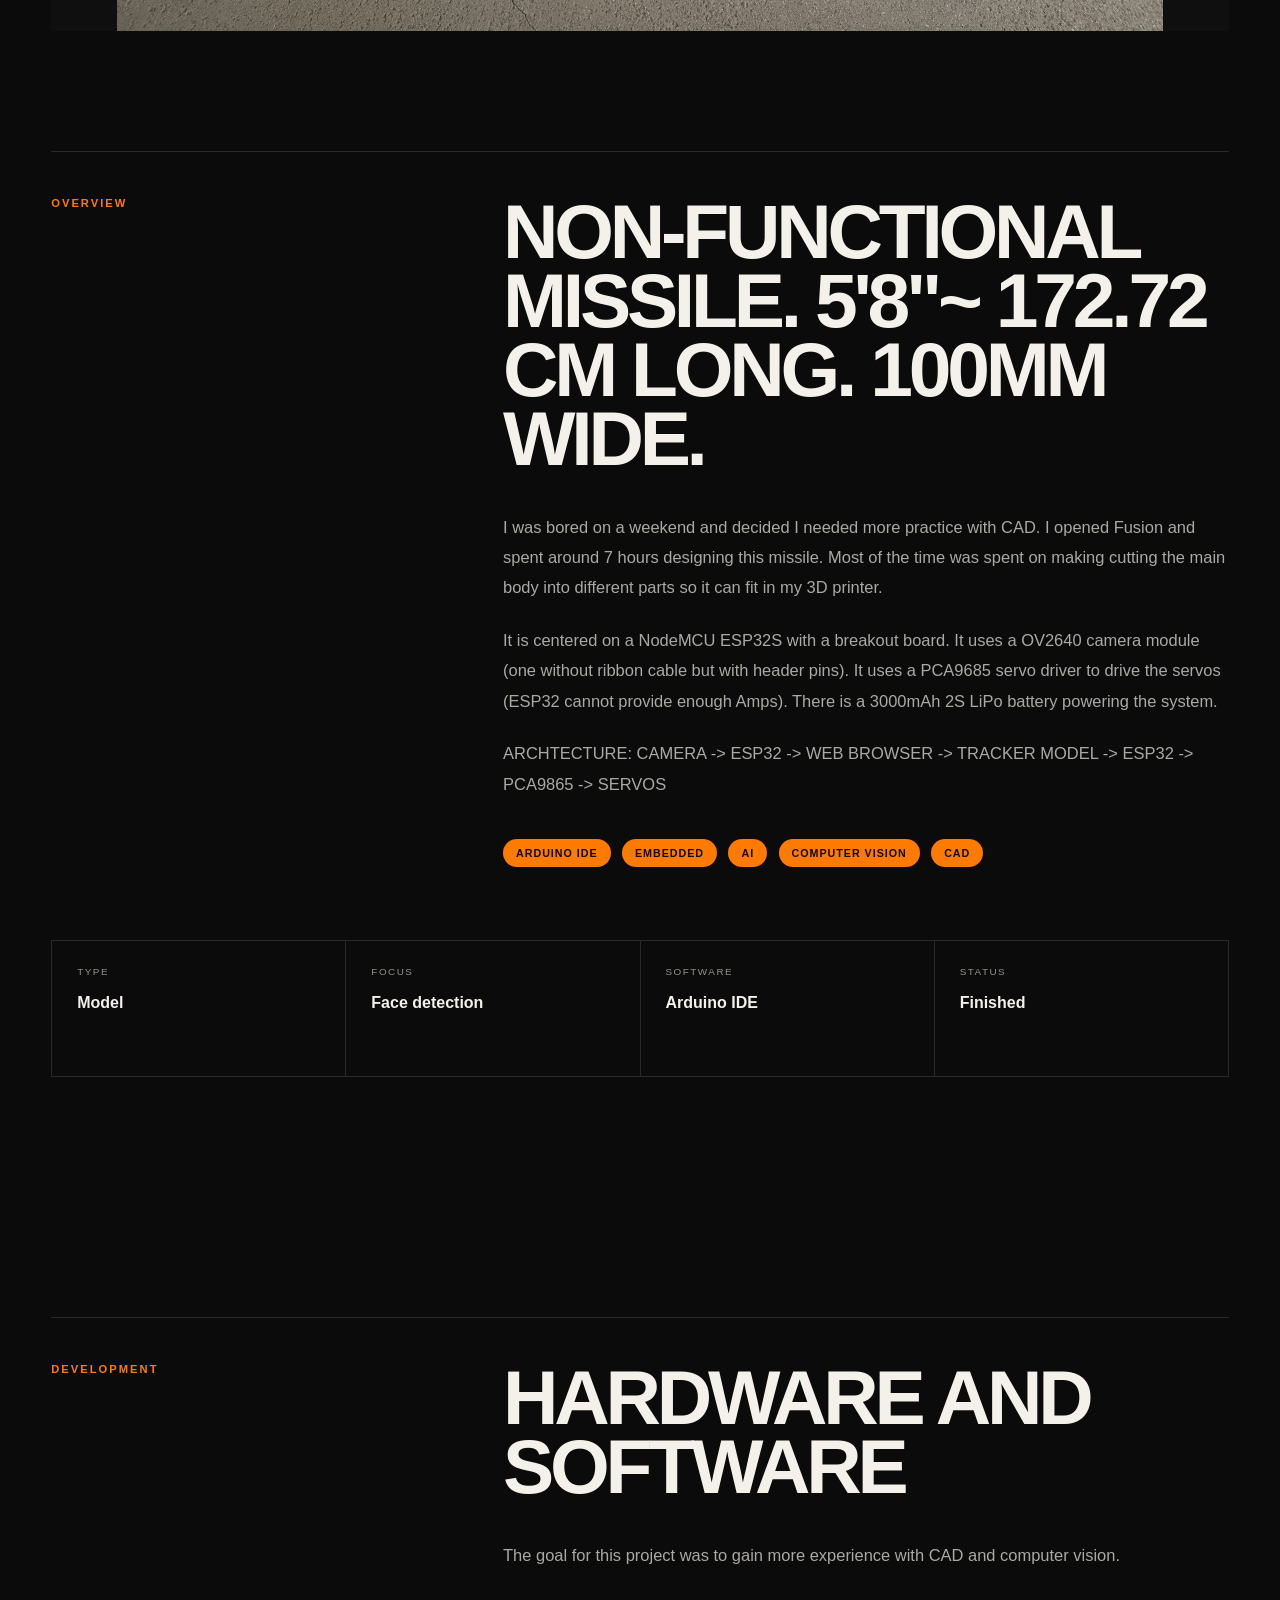
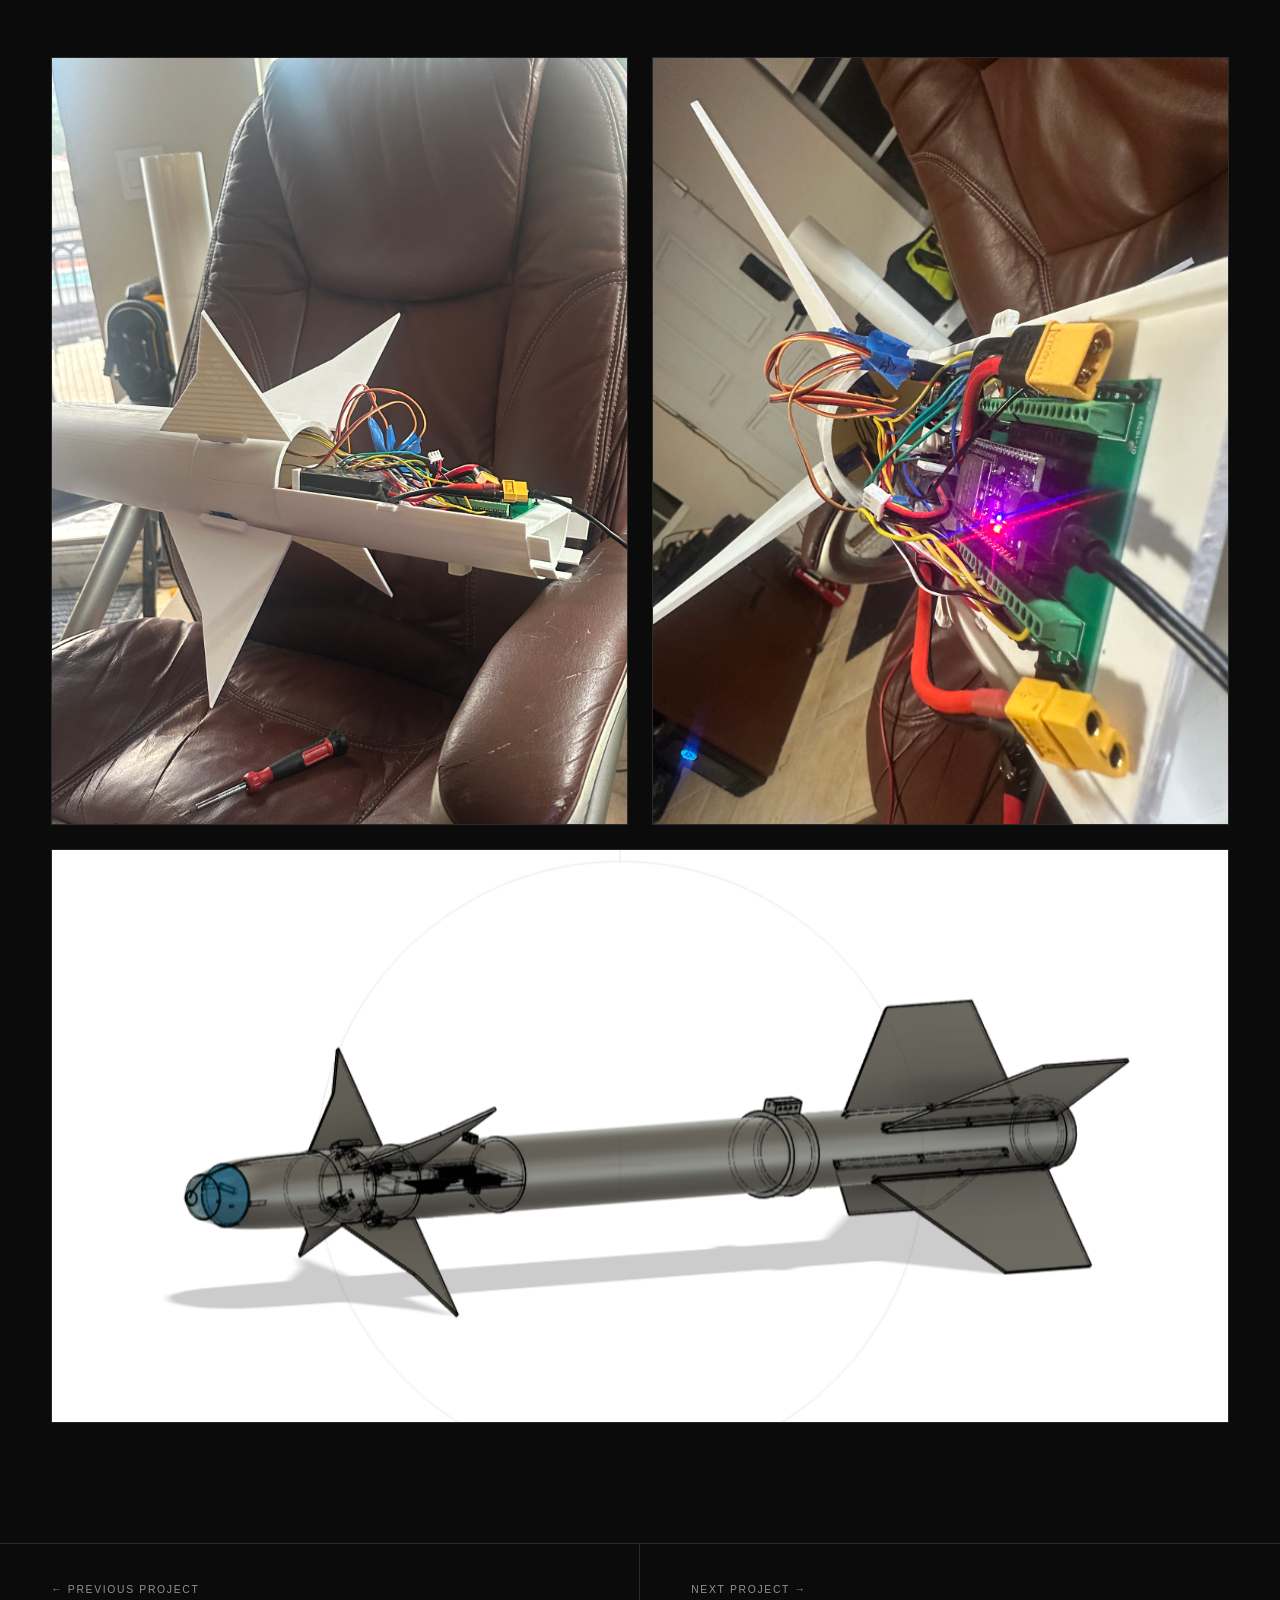
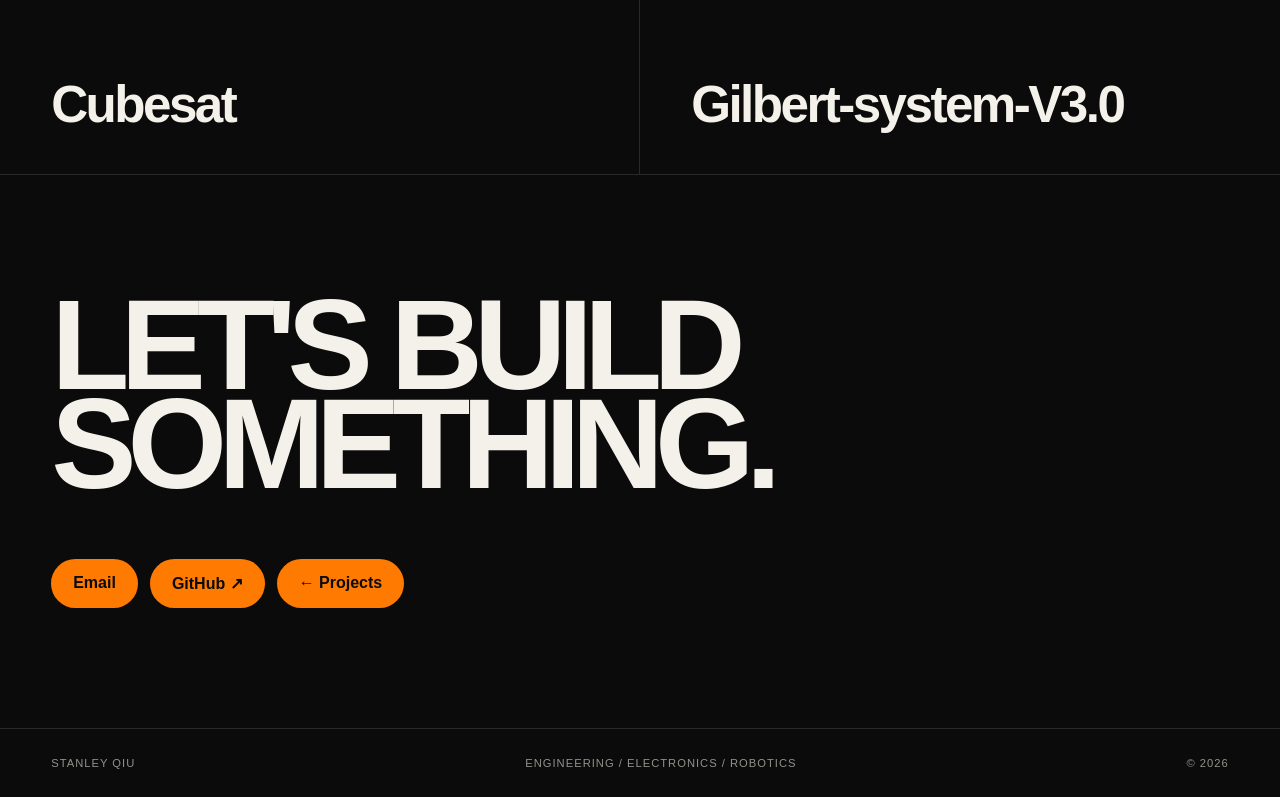
<file: Model-Aim9.html>
<!DOCTYPE html>
<html lang="en">

<head>

<meta charset="UTF-8">

<meta
    name="viewport"
    content="width=device-width, initial-scale=1.0"
>

<title>Model Aim-9 Missile — Stanley Qiu</title>

<link rel="icon" href="images/Q logo.png">
<link rel="stylesheet" href="project-detail.css">

</head>


<body>


<div id="progress"></div>
<div class="cursor-glow"></div>


<nav>

    <a href="index.html" class="logo">
        Stanley Qiu / 2026
    </a>

    <div class="nav-links">

        <a href="index.html">
            Home
        </a>

        <a href="projects.html">
            Projects
        </a>

        <a href="#contact">
            Contact
        </a>

    </div>

</nav>


<header class="project-hero">

    <div class="project-kicker reveal">
        002 / HARDWARE + SOFTWARE + AI
    </div>


    <h1 class="reveal">
        MODEL<br>
        <span class="outline">
            MISSILE.
        </span>
    </h1>


    <div class="hero-bottom reveal">

        <p class="hero-description">
            A custom designed model (nonfunctional) missile that
            is my latest project.
        </p>


        <div class="hero-meta">

            <div>
                <span class="meta-label">
                    Year
                </span>

                <span class="meta-value">
                    2026
                </span>
            </div>


            <div>
                <span class="meta-label">
                    Status
                </span>

                <span class="meta-value">
                    Finished
                </span>
            </div>

        </div>

    </div>

</header>


<div class="hero-image reveal">

    <img
        src="images/AIM9.JPG"
        alt="Missile4"
    >

</div>


<section class="project-section">

    <div class="section-border section-grid reveal">

        <div class="section-label">
            Overview
        </div>


        <div class="section-content">

            <h2>
                NON-FUNCTIONAL MISSILE.
                5'8"~ 172.72 CM LONG. 
                100MM WIDE.
            </h2>

            <p>
                I was bored on a weekend and decided I needed
                more practice with CAD. I opened Fusion and spent around
                7 hours designing this missile. Most of the time was spent on
                making cutting the main body into different parts so it can
                fit in my 3D printer.
            </p>

            <p>
                It is centered on a NodeMCU ESP32S with a breakout board.
                It uses a OV2640 camera module (one without ribbon cable
                but with header pins). It uses a PCA9685 servo driver to
                drive the servos (ESP32 cannot provide enough Amps). There is
                a 3000mAh 2S LiPo battery powering the system.
            </p>

            <p>
                ARCHTECTURE:
                CAMERA -> ESP32 -> WEB BROWSER -> TRACKER MODEL -> ESP32 -> PCA9865 -> SERVOS
            </p>


            <div class="tags">

                <span class="tag">Arduino IDE</span>
                <span class="tag">Embedded</span>
                <span class="tag">AI</span>
                <span class="tag">Computer Vision</span>
                <span class="tag">CAD</span>

            </div>

        </div>

    </div>


    <div class="facts reveal">

        <div class="fact">
            <span class="fact-label">Type</span>
            <span class="fact-value">Model</span>
        </div>

        <div class="fact">
            <span class="fact-label">Focus</span>
            <span class="fact-value">Face detection</span>
        </div>

        <div class="fact">
            <span class="fact-label">Software</span>
            <span class="fact-value">Arduino IDE</span>
        </div>

        <div class="fact">
            <span class="fact-label">Status</span>
            <span class="fact-value">Finished</span>
        </div>

    </div>

</section>


<section class="project-section">

    <div class="section-border section-grid reveal">

        <div class="section-label">
            Development
        </div>


        <div class="section-content">

            <h2>
                HARDWARE AND SOFTWARE
            </h2>

            <p>
                The goal for this project was to gain
                more experience with CAD and computer 
                vision.
            </p>

        </div>

    </div>


    <div class="gallery reveal">

        <div class="gallery-item image-placeholder">

            <span>
                <img
                    src="images/M1.JPG"
                    alt="Electronics View"
                 >
            </span>

        </div>


        <div class="gallery-item image-placeholder">
            <span>
                <img
                    src="images/M6.JPG"
                    alt="Close up Electronics View"
                >
            </span>

        </div>


        <div class="gallery-item wide image-placeholder">

            <img
                    src="images/AIM9-CAD.png"
                    alt="CAD"
            >

        </div>

    </div>

</section>


<div class="project-navigation">

    <a
        class="project-nav-link"
        href="cubesat.html"
    >

        <span class="project-nav-small">
            ← Previous Project
        </span>

        <span class="project-nav-title">
            Cubesat
        </span>

    </a>


    <a
        class="project-nav-link"
        href="Gilbert-system-V3.0.html"
    >
        <span class="project-nav-small">
            Next Project →
        </span>

        <span class="project-nav-title">
            Gilbert-system-V3.0
        </span>

    </a>

</div>


<section class="contact" id="contact">

    <h2 class="reveal">
        LET'S BUILD<br>
        SOMETHING.
    </h2>

    <div class="contact-links reveal">

        <a class="button" href="mailto:Stanleyqiu11@gmail.com">
            Email
        </a>

        <a class="button" href="https://github.com/Stanleyqiu1">
            GitHub ↗
        </a>

        <a class="button" href="projects.html">
            ← Projects
        </a>

    </div>

</section>


<footer>

    <span>Stanley Qiu</span>

    <span>
        Engineering / Electronics / Robotics
    </span>

    <span>© 2026</span>

</footer>


<script>

const observer =
new IntersectionObserver(

    entries => {

        entries.forEach(entry => {

            if(entry.isIntersecting) {
                entry.target.classList.add("visible");
            }

        });

    },

    { threshold: .08 }

);


document
.querySelectorAll(".reveal")
.forEach(element => observer.observe(element));


window.addEventListener("scroll", () => {

    const scroll =
        document.documentElement.scrollTop;

    const height =
        document.documentElement.scrollHeight -
        document.documentElement.clientHeight;

    document
        .getElementById("progress")
        .style.width =
        (height > 0 ? scroll / height * 100 : 0)
        + "%";

});


const glow =
document.querySelector(".cursor-glow");


window.addEventListener("mousemove", event => {

    glow.style.left =
        event.clientX + "px";

    glow.style.top =
        event.clientY + "px";

});

</script>


</body>
</html>
</file>
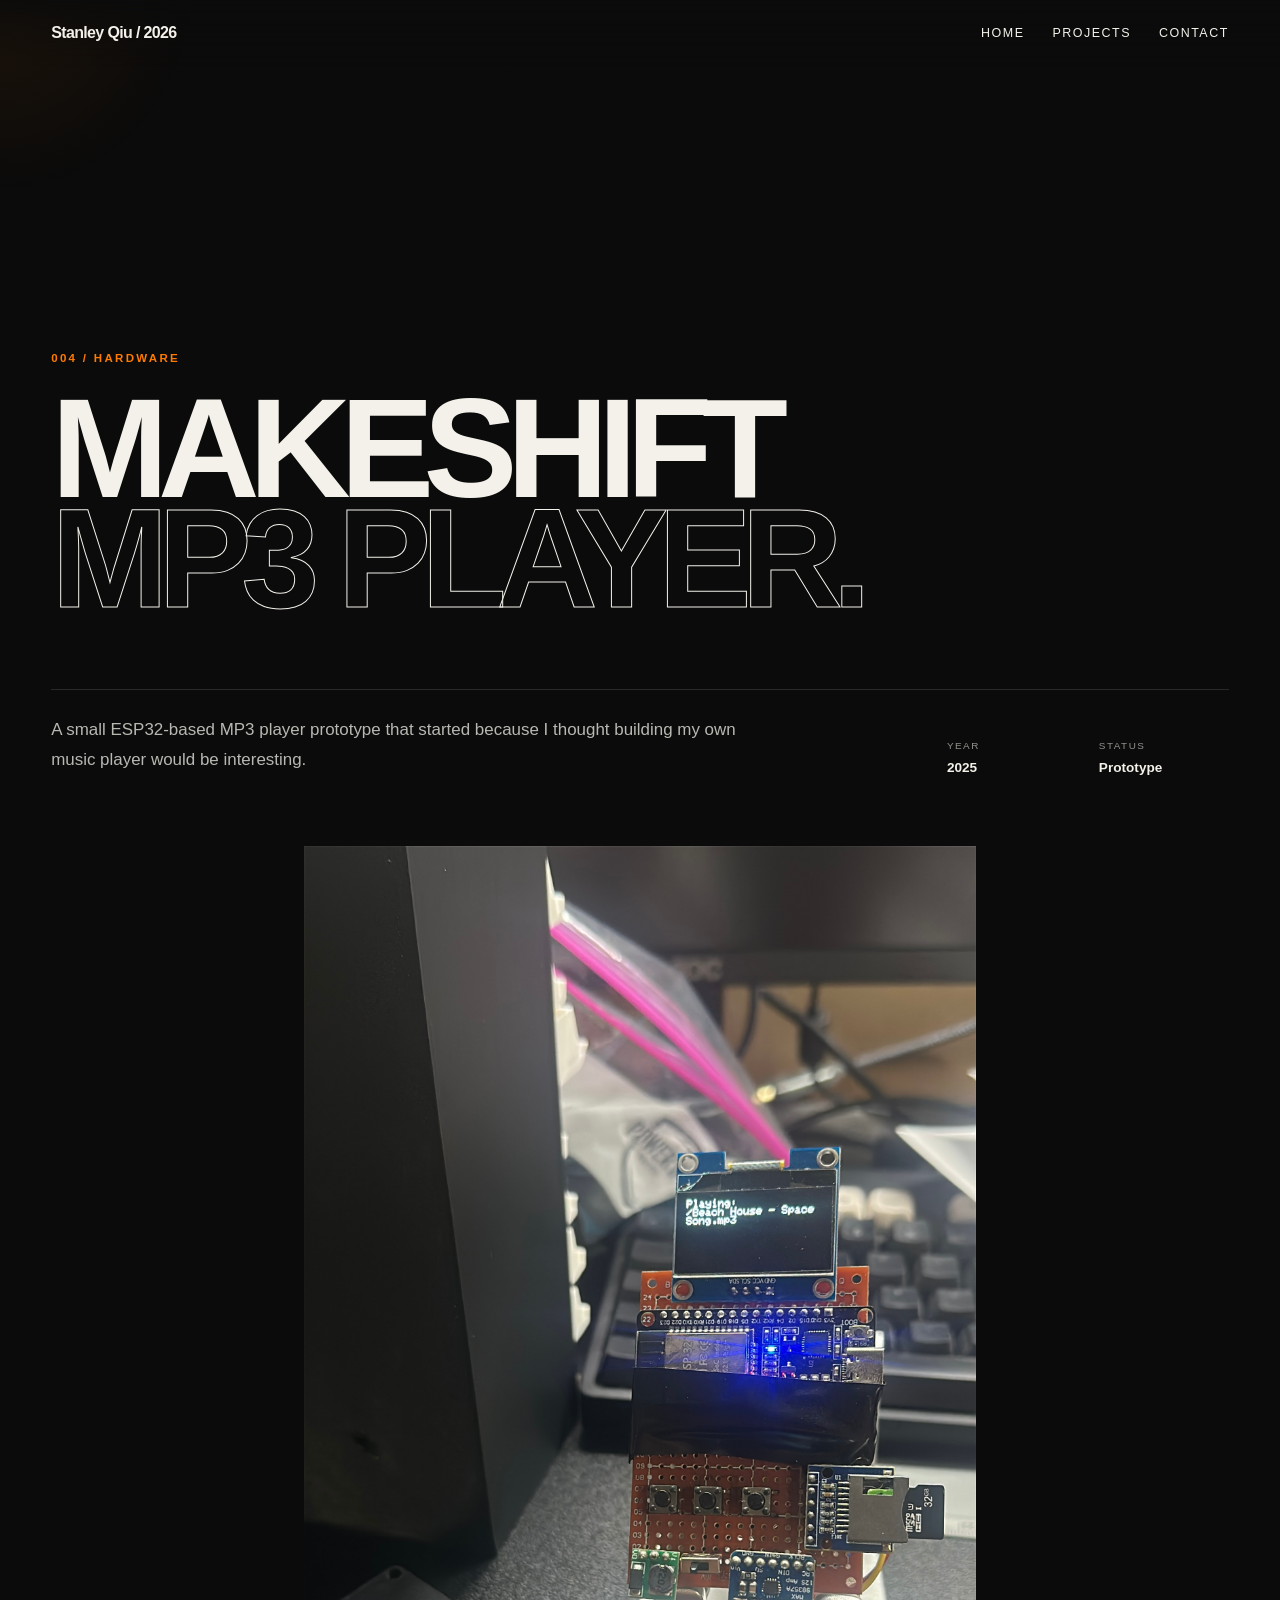
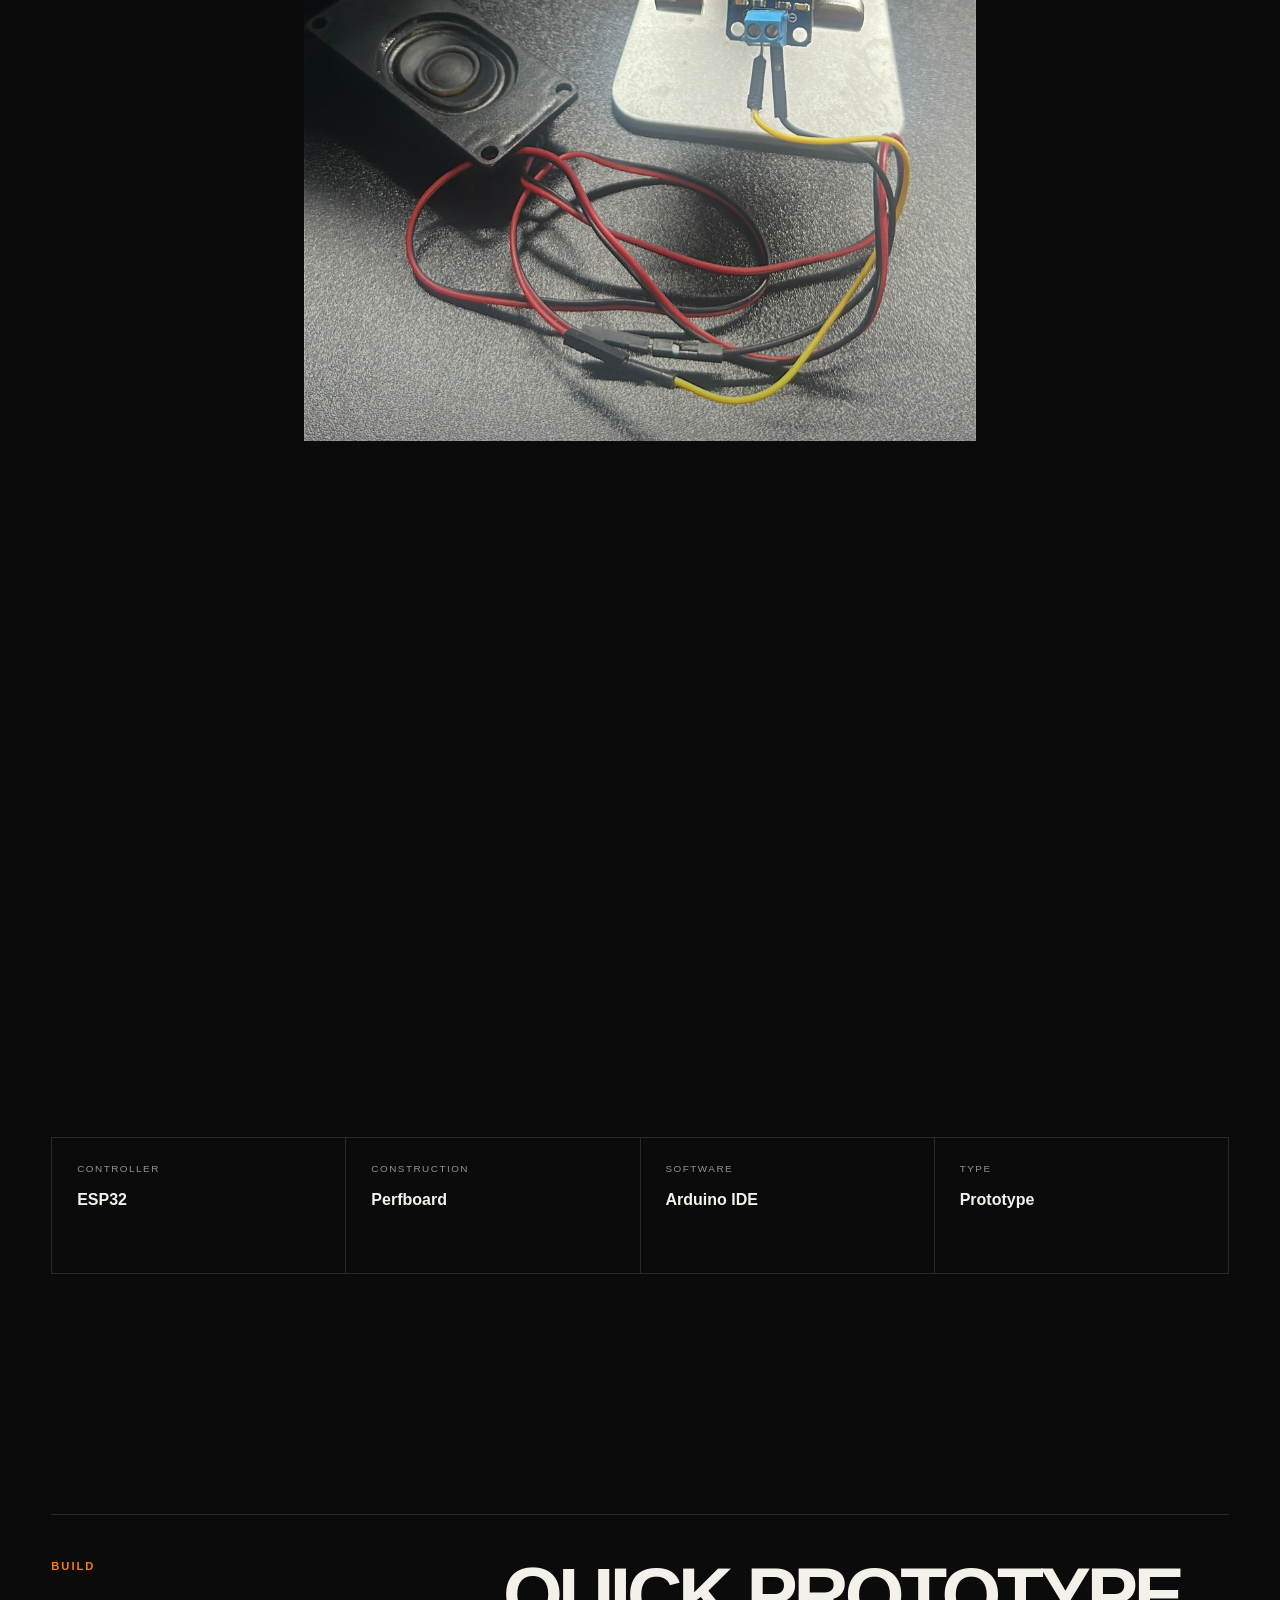
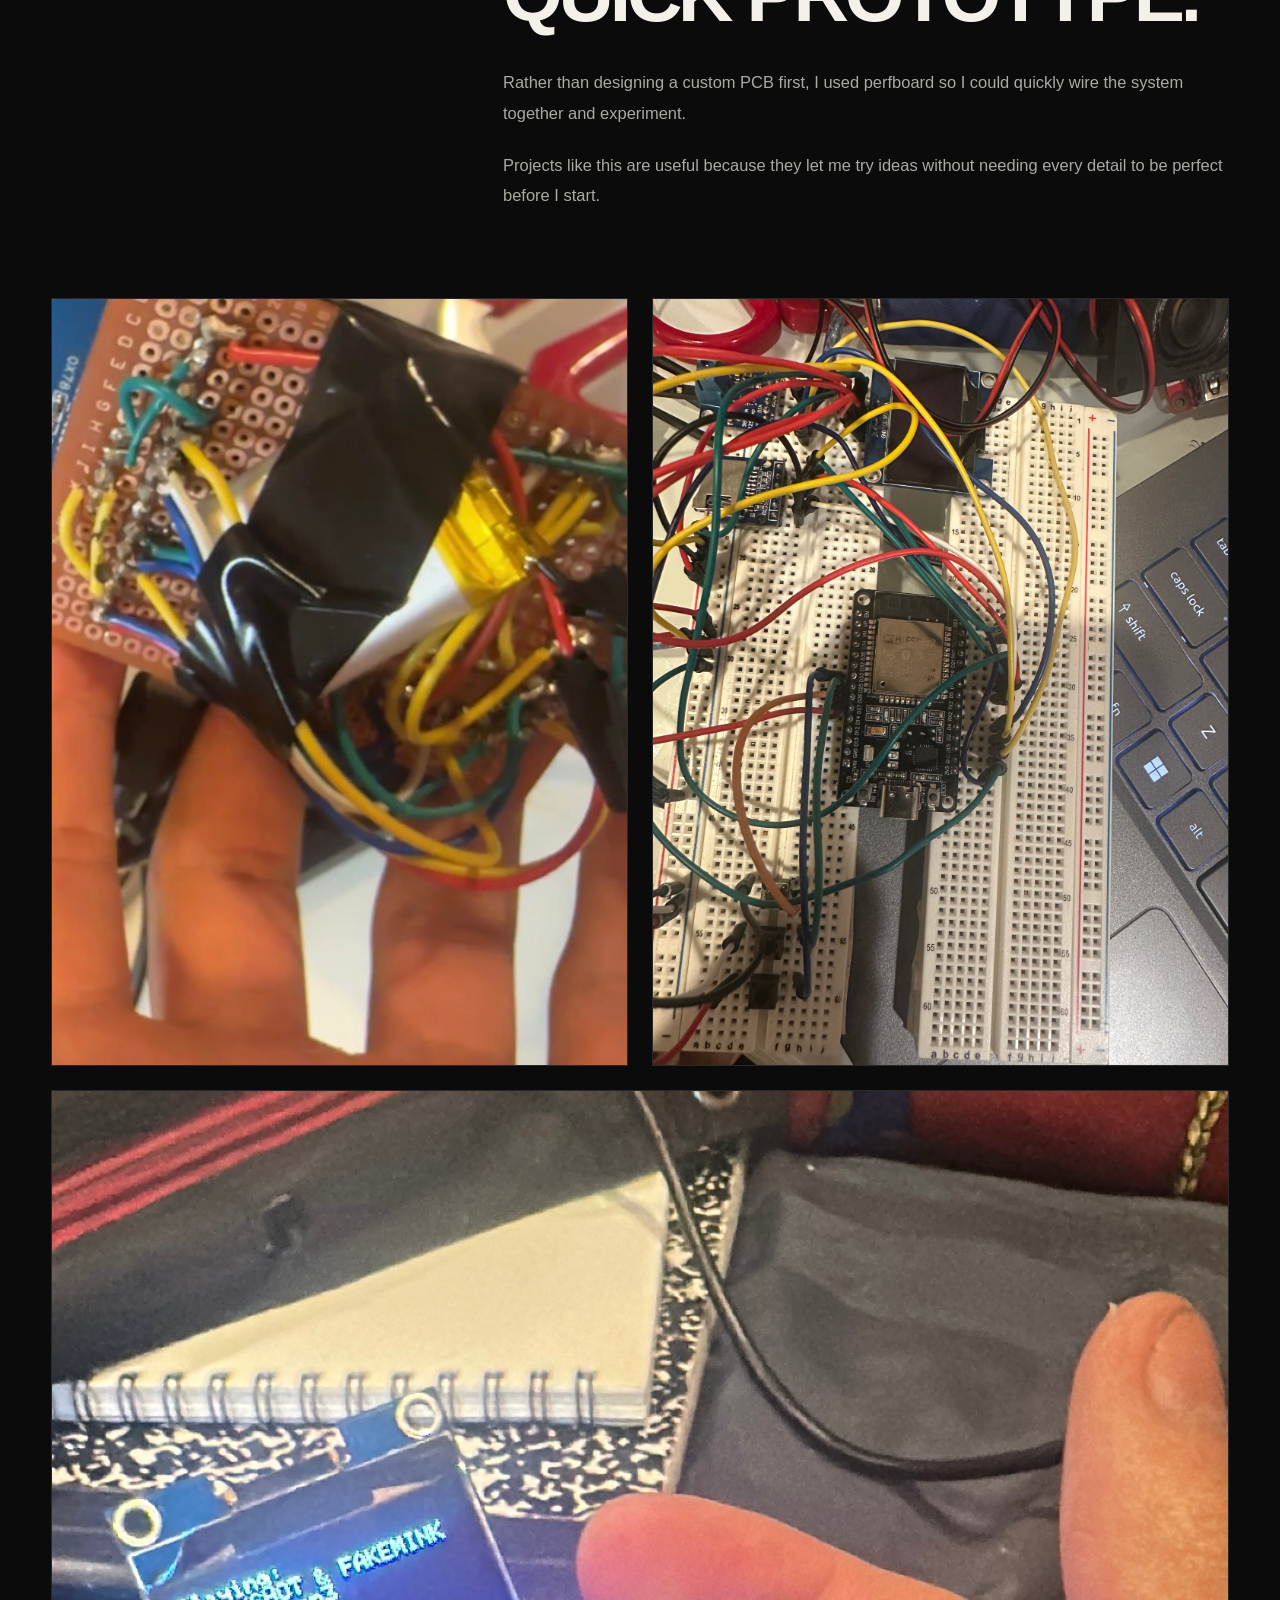
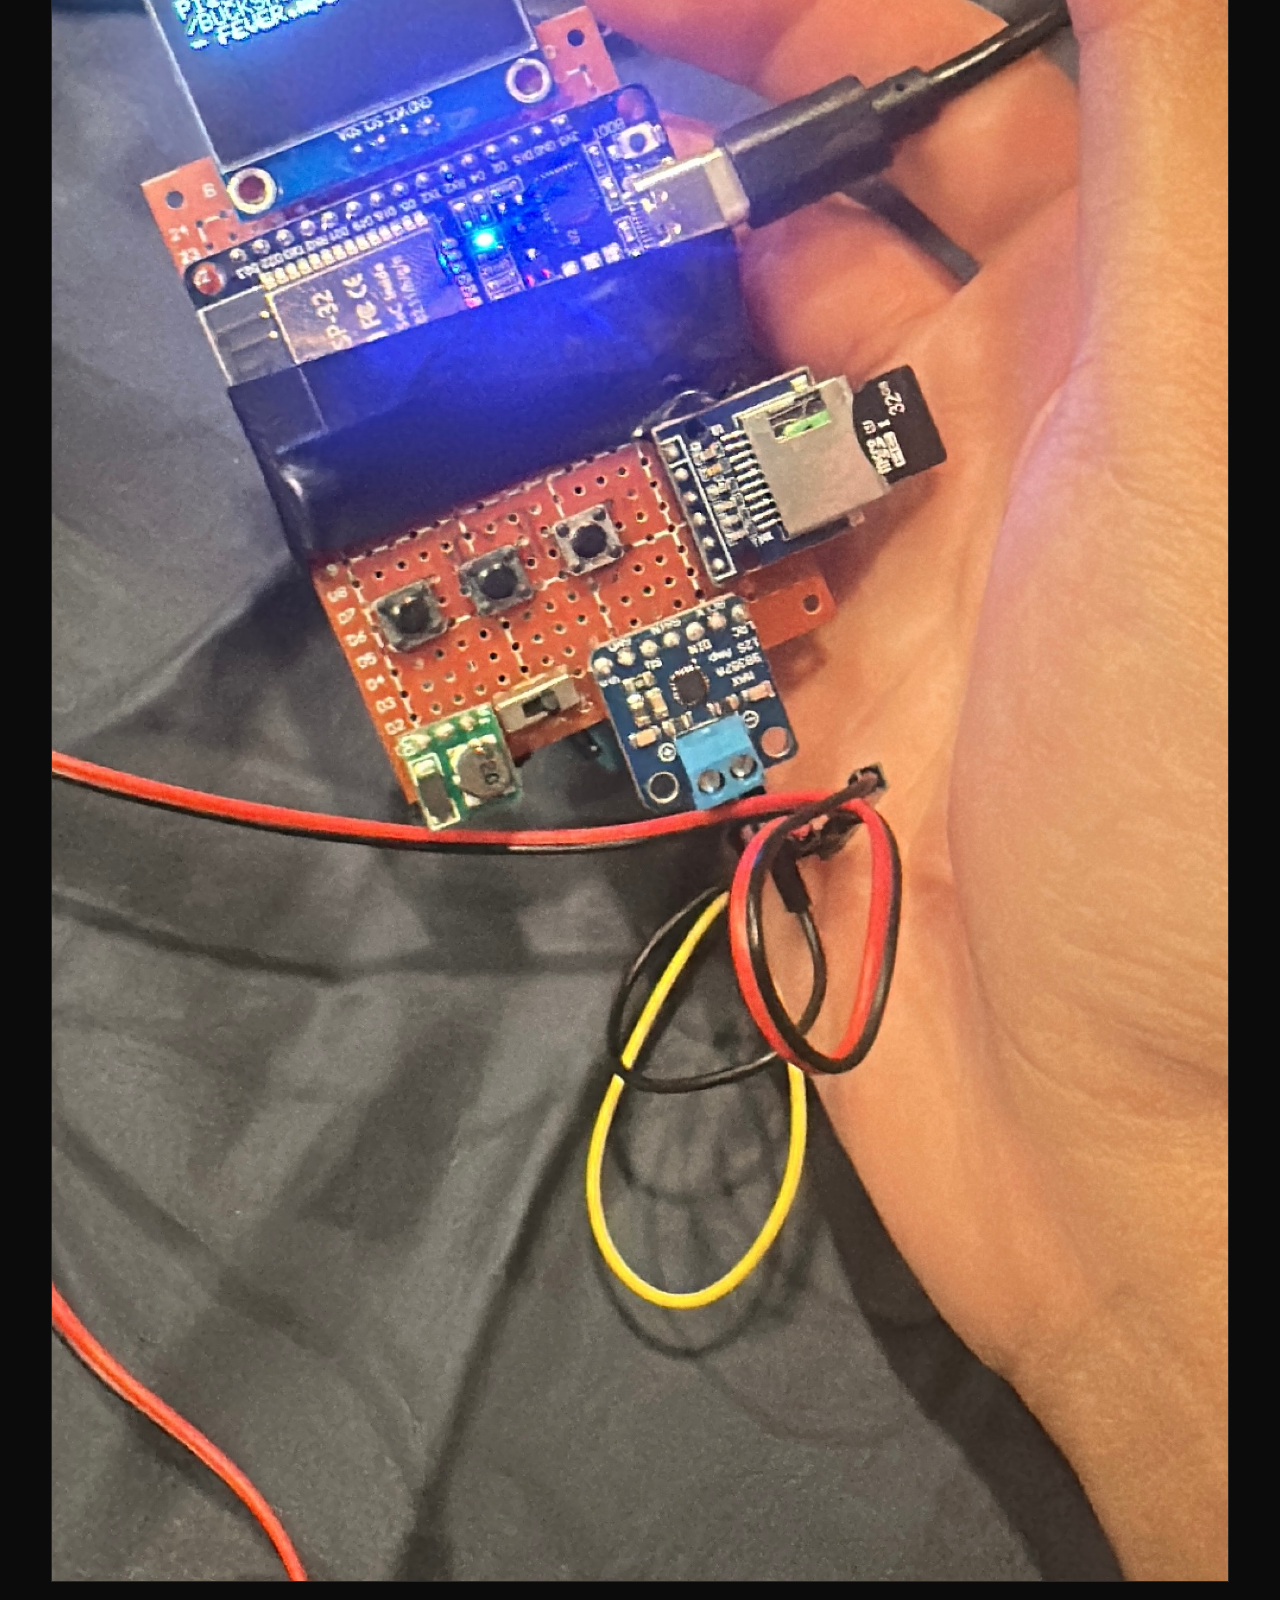
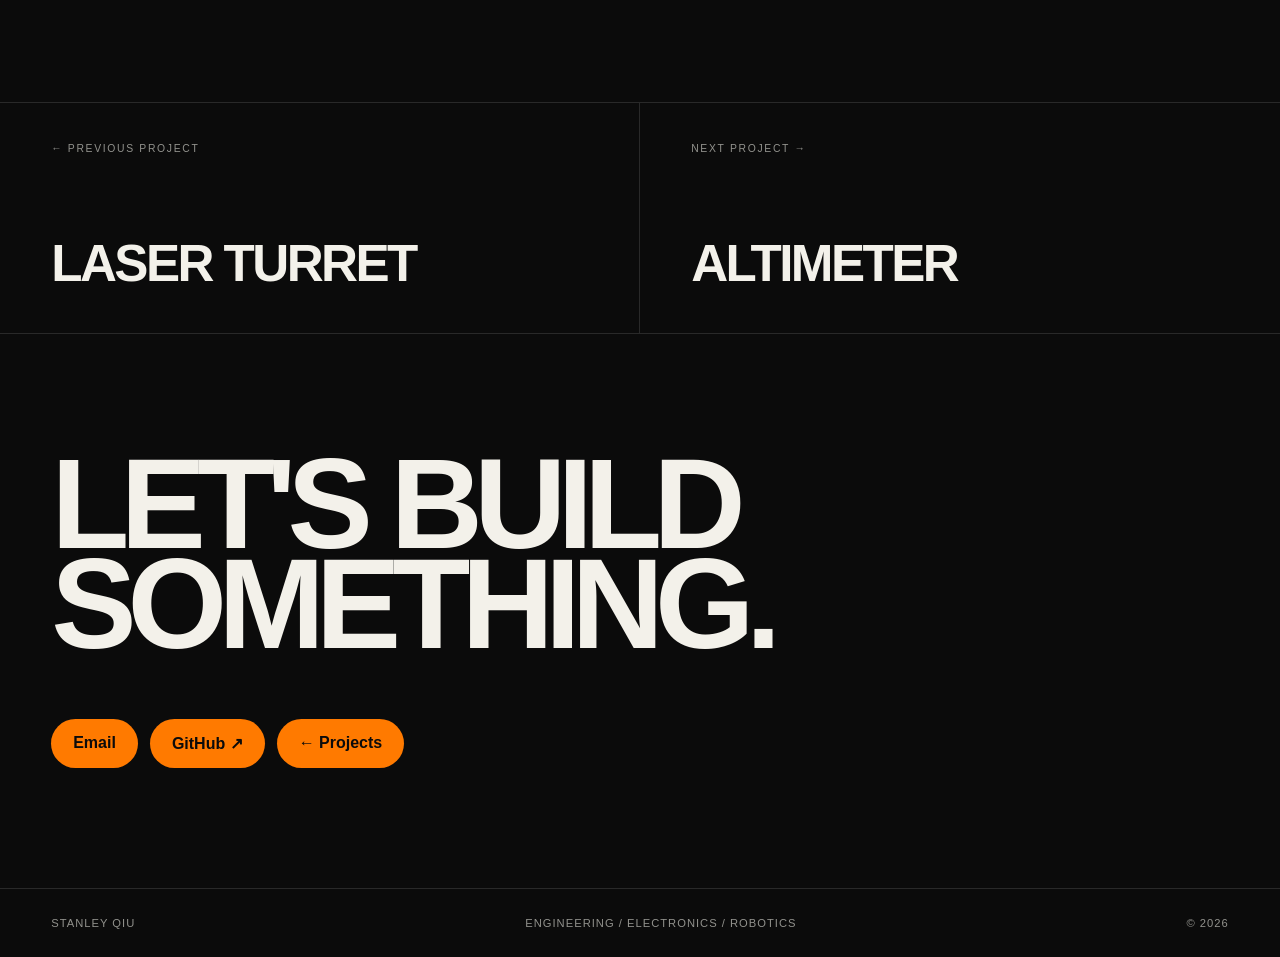
<file: mp3-player.html>
<!DOCTYPE html>
<html lang="en">

<head>

<meta charset="UTF-8">

<meta
    name="viewport"
    content="width=device-width, initial-scale=1.0"
>

<title>Makeshift MP3 Player — Stanley Qiu</title>

<link rel="icon" href="images/Q logo.png">
<link rel="stylesheet" href="project-detail.css">

</head>


<body class="mp3-page">


<div id="progress"></div>
<div class="cursor-glow"></div>


<nav>

    <a href="index.html" class="logo">
        Stanley Qiu / 2026
    </a>

    <div class="nav-links">

        <a href="index.html">Home</a>
        <a href="projects.html">Projects</a>
        <a href="#contact">Contact</a>

    </div>

</nav>


<header class="project-hero">

    <div class="project-kicker reveal">
        004 / HARDWARE
    </div>

    <h1 class="reveal">
        MAKESHIFT<br>
        <span class="outline">
            MP3 PLAYER.
        </span>
    </h1>


    <div class="hero-bottom reveal">

        <p class="hero-description">
            A small ESP32-based MP3 player prototype
            that started because I thought building
            my own music player would be interesting.
        </p>


        <div class="hero-meta">

            <div>
                <span class="meta-label">Year</span>
                <span class="meta-value">2025</span>
            </div>

            <div>
                <span class="meta-label">Status</span>
                <span class="meta-value">Prototype</span>
            </div>

        </div>

    </div>

</header>


<div class="hero-image reveal">

    <img
        src="images/IMG_1736.jpg"
        alt="Makeshift MP3 player project"
    >

</div>


<section class="project-section">

    <div class="section-border section-grid reveal">

        <div class="section-label">
            Overview
        </div>

        <div class="section-content">

            <h2>
                BUILDING SOMETHING
                JUST BECAUSE
                ITS COOL.
            </h2>

            <p>
                This project started because I was bored
                one day and decided that making my own
                MP3 player would be cool.
            </p>

            <p>
                I built the prototype around an ESP32
                using perfboard and programmed it using
                the Arduino IDE. It looks really makeshift
                and ugly but it works.
            </p>


            <div class="tags">

                <span class="tag">ESP32</span>
                <span class="tag">Arduino IDE</span>
                <span class="tag">Perfboard</span>

            </div>

        </div>

    </div>


    <div class="facts reveal">

        <div class="fact">
            <span class="fact-label">Controller</span>
            <span class="fact-value">ESP32</span>
        </div>

        <div class="fact">
            <span class="fact-label">Construction</span>
            <span class="fact-value">Perfboard</span>
        </div>

        <div class="fact">
            <span class="fact-label">Software</span>
            <span class="fact-value">Arduino IDE</span>
        </div>

        <div class="fact">
            <span class="fact-label">Type</span>
            <span class="fact-value">Prototype</span>
        </div>

    </div>

</section>


<section class="project-section">

    <div class="section-border section-grid reveal">

        <div class="section-label">
            Build
        </div>

        <div class="section-content">

            <h2>
                QUICK PROTOTYPE.
            </h2>

            <p>
                Rather than designing a custom PCB first,
                I used perfboard so I could quickly wire
                the system together and experiment.
            </p>

            <p>
                Projects like this are useful because they
                let me try ideas without needing every
                detail to be perfect before I start.
            </p>

        </div>

    </div>


    <div class="gallery reveal">

        <div class="gallery-item image-placeholder">

            <img
                src="images/MP3BACK.jpg"
                alt="Makeshift MP3 player back"
            >

        </div>

        <div class="gallery-item image-placeholder">

            <img
                src="images/MP3BBOARD.JPG"
                alt="Makeshift MP3 player Breadboard"
            >

        </div>

        <div class="gallery-item wide image-placeholder">

            <img
                src="images/MP3_2.jpg"
                alt="Makeshift MP3 player image2"
            >

        </div>

    </div>

</section>



<div class="project-navigation">

    <a
        class="project-nav-link"
        href="laser-turret.html"
    >

        <span class="project-nav-small">
            ← Previous Project
        </span>

        <span class="project-nav-title">
            LASER TURRET
        </span>

    </a>


    <a
        class="project-nav-link"
        href="altimeter.html"
    >

        <span class="project-nav-small">
            Next Project →
        </span>

        <span class="project-nav-title">
            ALTIMETER
        </span>

    </a>

</div>


<section class="contact" id="contact">

    <h2 class="reveal">
        LET'S BUILD<br>
        SOMETHING.
    </h2>

    <div class="contact-links reveal">

        <a class="button" href="mailto:Stanleyqiu11@gmail.com">
            Email
        </a>

        <a class="button" href="https://github.com/Stanleyqiu1">
            GitHub ↗
        </a>

        <a class="button" href="projects.html">
            ← Projects
        </a>

    </div>

</section>


<footer>

    <span>Stanley Qiu</span>
    <span>Engineering / Electronics / Robotics</span>
    <span>© 2026</span>

</footer>


<script>

const observer =
new IntersectionObserver(
    entries => {
        entries.forEach(entry => {
            if(entry.isIntersecting) {
                entry.target.classList.add("visible");
            }
        });
    },
    { threshold: .08 }
);

document
.querySelectorAll(".reveal")
.forEach(element => observer.observe(element));


window.addEventListener("scroll", () => {

    const scroll =
        document.documentElement.scrollTop;

    const height =
        document.documentElement.scrollHeight -
        document.documentElement.clientHeight;

    document
        .getElementById("progress")
        .style.width =
        (height > 0 ? scroll / height * 100 : 0)
        + "%";

});


const glow =
document.querySelector(".cursor-glow");


window.addEventListener("mousemove", event => {

    glow.style.left =
        event.clientX + "px";

    glow.style.top =
        event.clientY + "px";

});

</script>


</body>
</html>
</file>
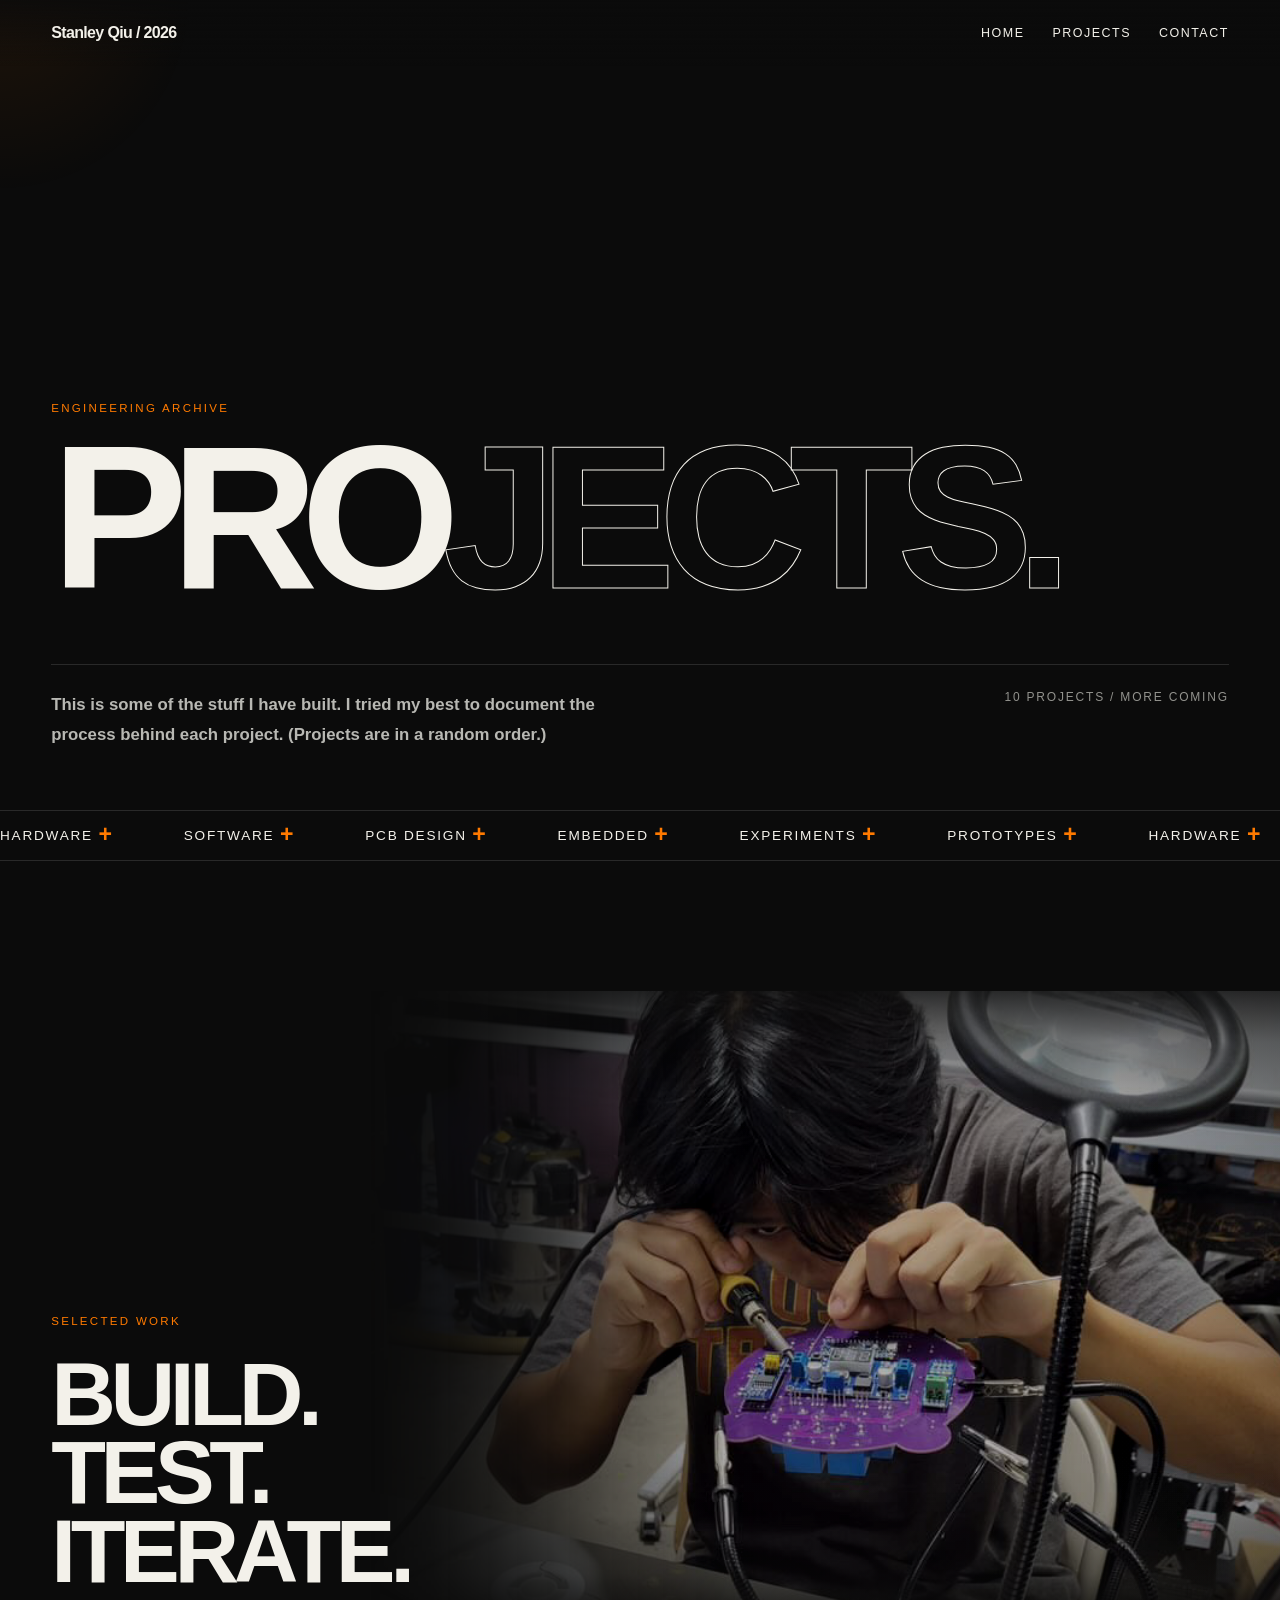
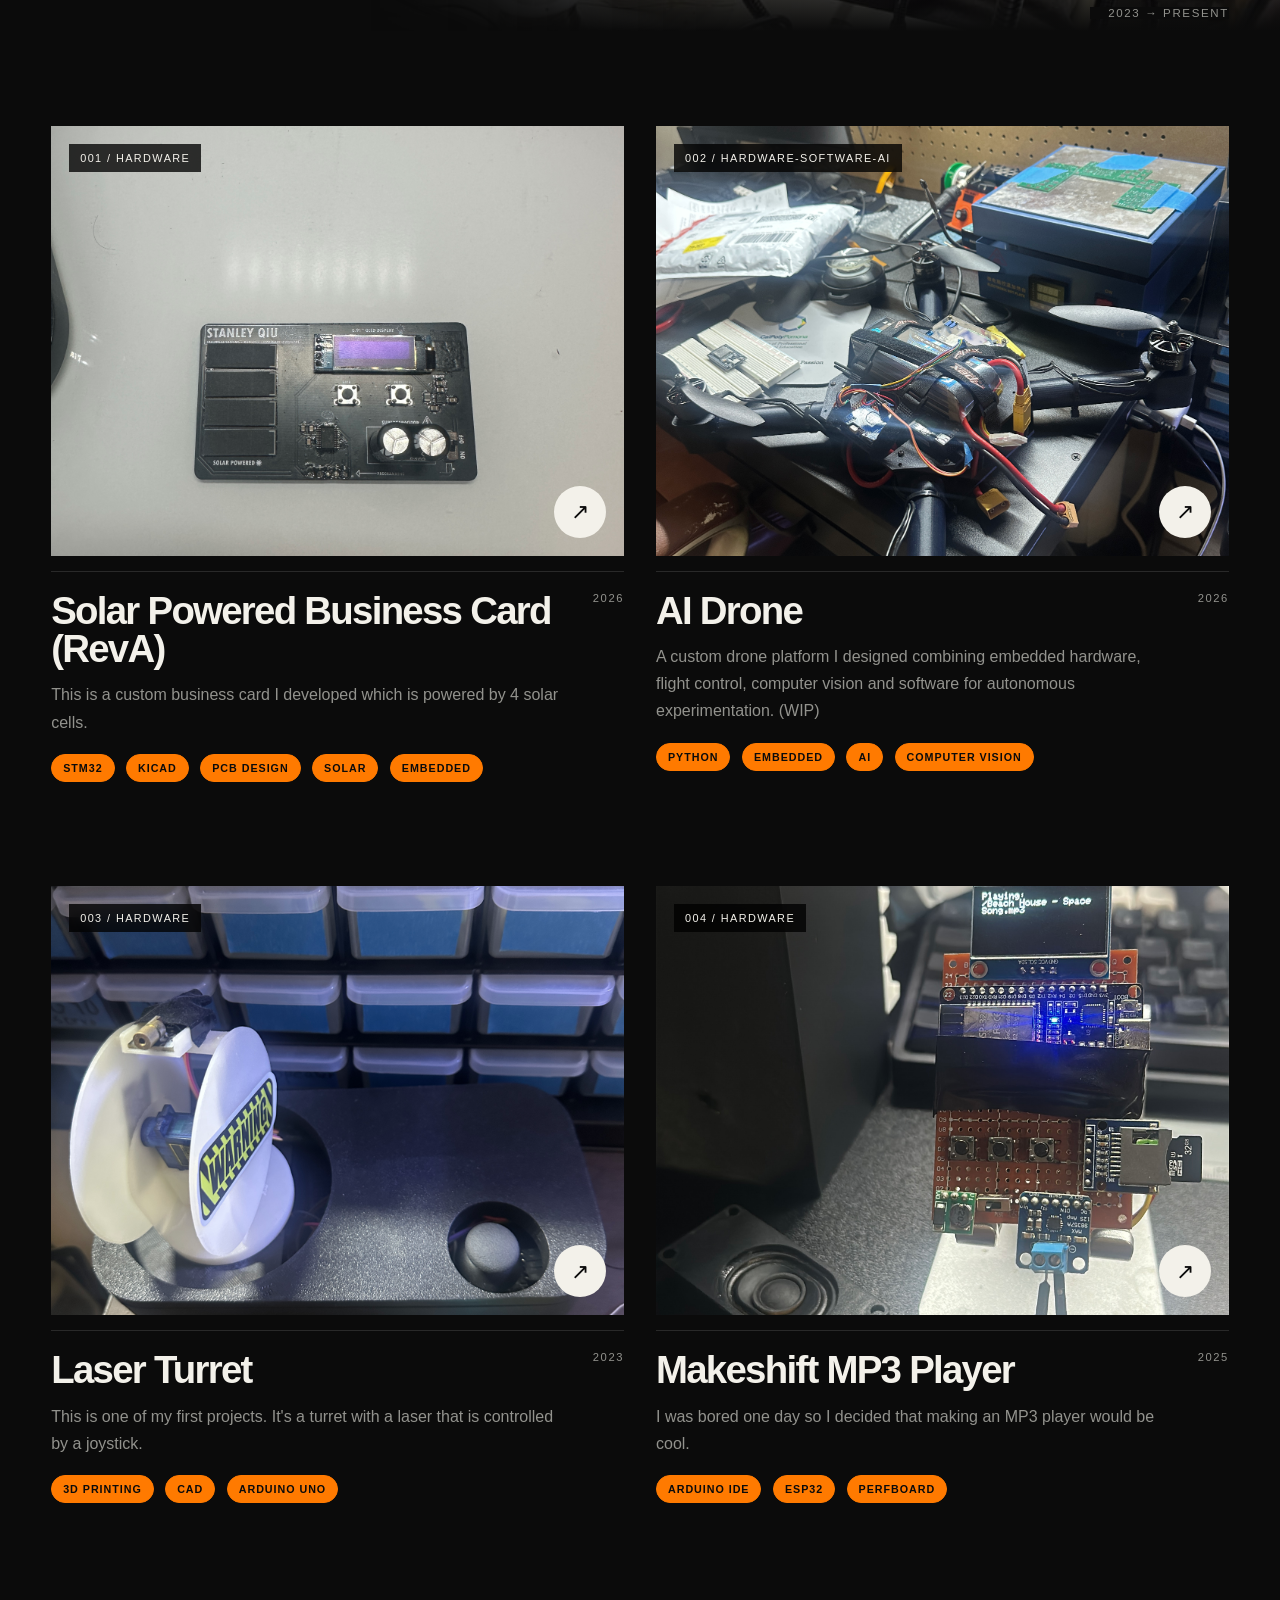
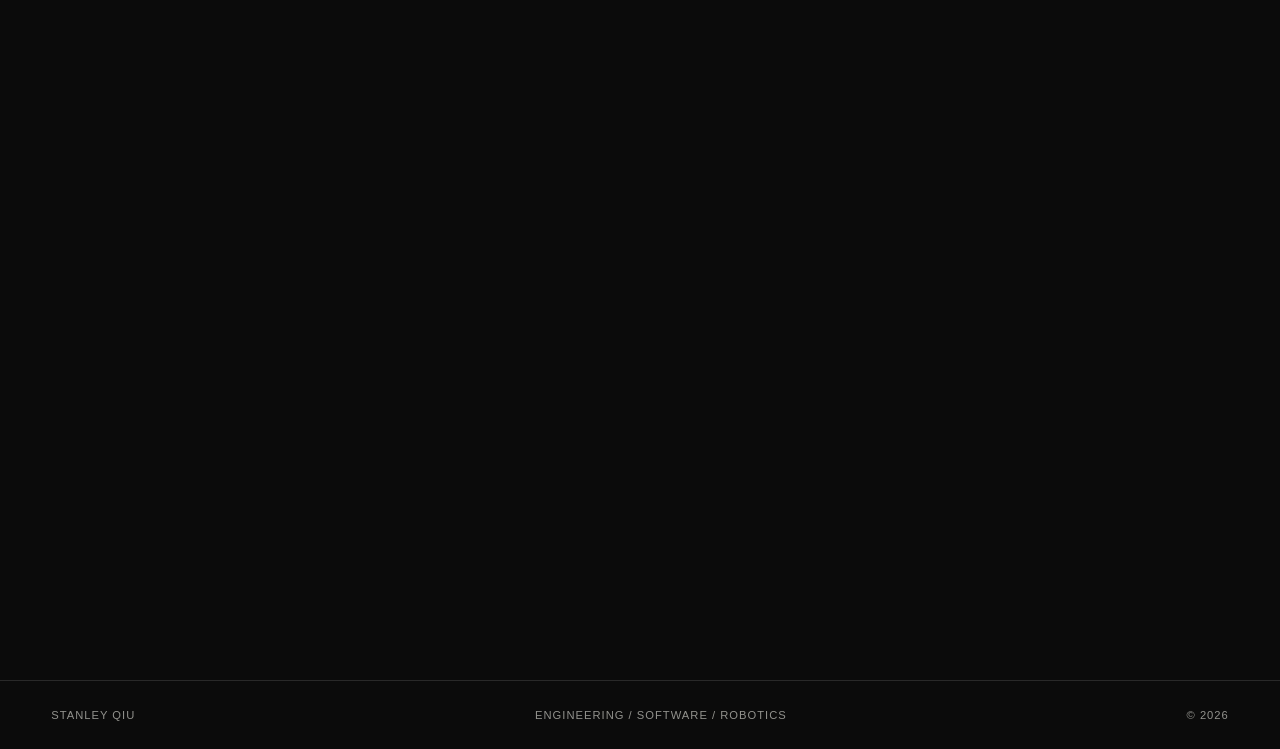
<file: projects.html>
<!DOCTYPE html>
<html lang="en">

<head>

<meta charset="UTF-8">

<link rel="icon" type="image/png" href="images/Q logo.png">
<link rel="shortcut icon" href="images/Q logo.png">

<meta
    name="viewport"
    content="width=device-width, initial-scale=1.0"
>

<title>Projects — Stanley Qiu</title>

<style>

:root {
    --bg: #0b0b0b;
    --text: #f3f1ea;
    --muted: #92928d;
    --accent: #ff7a00;
    --line: #292929;
    --placeholder: #151515;
}

* {
    margin: 0;
    padding: 0;
    box-sizing: border-box;
}

html {
    scroll-behavior: smooth;
}

body {
    background: var(--bg);
    color: var(--text);
    font-family: Arial, Helvetica, sans-serif;
    overflow-x: hidden;
}

a {
    color: inherit;
    text-decoration: none;
}

#progress {
    position: fixed;
    top: 0;
    left: 0;
    width: 0;
    height: 3px;
    background: var(--accent);
    z-index: 9999;
}

.cursor-glow {
    position: fixed;
    width: 420px;
    height: 420px;
    border-radius: 50%;
    pointer-events: none;

    background:
        radial-gradient(
            circle,
            rgba(255, 122, 0, .08),
            transparent 65%
        );

    transform: translate(-50%, -50%);
    z-index: 0;
}

nav {
    position: fixed;
    top: 0;
    left: 0;

    width: 100%;

    display: flex;
    align-items: center;
    justify-content: space-between;

    padding: 24px 4vw;

    z-index: 1000;

    background:
        linear-gradient(
            to bottom,
            rgba(11, 11, 11, .85),
            transparent
        );
}

.logo {
    font-weight: 900;
    letter-spacing: -.04em;
}

.nav-links {
    display: flex;
    gap: 28px;

    font-size: .78rem;

    text-transform: uppercase;
    letter-spacing: .12em;
}

.nav-links a {
    position: relative;
}

.nav-links a::after {
    content: "";

    position: absolute;

    left: 0;
    bottom: -6px;

    width: 0;
    height: 1px;

    background: var(--accent);

    transition: width .3s ease;
}

.nav-links a:hover::after {
    width: 100%;
}

.projects-hero {
    min-height: 90vh;

    display: flex;
    flex-direction: column;
    justify-content: flex-end;

    padding: 150px 4vw 60px;
}

.eyebrow {
    color: var(--accent);

    text-transform: uppercase;
    letter-spacing: .2em;

    font-size: .72rem;

    margin-bottom: 28px;
}

.projects-hero h1 {
    font-size:
        clamp(
            5rem,
            16vw,
            14rem
        );

    line-height: .74;
    letter-spacing: -.085em;
    font-weight: 900;
}

.outline {
    color: transparent;
    -webkit-text-stroke: 1px var(--text);
}

.hero-info {
    display: grid;

    grid-template-columns:
        1fr
        1fr;

    gap: 50px;

    margin-top: 70px;
    padding-top: 25px;

    border-top:
        1px solid
        var(--line);
}

.hero-info p {
    max-width: 700px;

    color: #b8b8b3;

    line-height: 1.8;

    font-size: 1.05rem;
    font-weight: 600;
}

.project-count {
    text-align: right;

    color: var(--muted);

    font-size: .75rem;

    text-transform: uppercase;
    letter-spacing: .15em;
}

.marquee {
    overflow: hidden;

    border-top:
        1px solid
        var(--line);

    border-bottom:
        1px solid
        var(--line);

    padding: 17px 0;
}

.marquee-inner {
    display: flex;

    width: max-content;

    animation:
        marquee
        25s
        linear
        infinite;
}

.marquee span {
    margin-right: 70px;

    white-space: nowrap;

    font-size: .85rem;

    text-transform: uppercase;
    letter-spacing: .13em;
}

.marquee b {
    color: var(--accent);

    font-size: 1.7em;
    font-weight: 900;

    line-height: 0;

    vertical-align: -0.08em;
}

@keyframes marquee {

    from {
        transform: translateX(0);
    }

    to {
        transform: translateX(-50%);
    }

}

.projects-section {
    padding: 130px 4vw;
}

.projects-top {
    display: flex;

    justify-content: space-between;
    align-items: flex-end;

    gap: 50px;

    margin-bottom: 95px;

    position: relative;

    min-height: 640px;

    padding: 45px 0 40px;

    overflow: visible;

    isolation: isolate;
}

.projects-top > div:not(.selected-work-photo) {
    position: relative;
    z-index: 3;
}

.selected-work-photo {
    position: absolute;

    left: 27%;
    right: -4vw;

    top: 0;
    bottom: 0;

    z-index: 1;

    pointer-events: none;

    overflow: hidden;

    -webkit-mask-image:
        linear-gradient(
            to right,
            transparent 0%,
            rgba(0,0,0,.06) 7%,
            rgba(0,0,0,.18) 13%,
            rgba(0,0,0,.38) 20%,
            rgba(0,0,0,.65) 27%,
            rgba(0,0,0,.88) 34%,
            black 41%,
            black 100%
        );

    mask-image:
        linear-gradient(
            to right,
            transparent 0%,
            rgba(0,0,0,.06) 7%,
            rgba(0,0,0,.18) 13%,
            rgba(0,0,0,.38) 20%,
            rgba(0,0,0,.65) 27%,
            rgba(0,0,0,.88) 34%,
            black 41%,
            black 100%
        );
}

.selected-work-photo img {
    width: 100%;
    height: 100%;

    display: block;

    object-fit: cover;
    object-position: 57% center;

    filter:
        brightness(.68)
        contrast(1.06)
        saturate(.90);
}

.selected-work-photo::after {
    content: "";

    position: absolute;

    inset: 0;

    pointer-events: none;

    background:
        linear-gradient(
            to bottom,
            rgba(11,11,11,.78) 0%,
            rgba(11,11,11,.32) 8%,
            rgba(11,11,11,.07) 18%,
            transparent 28%,
            transparent 72%,
            rgba(11,11,11,.08) 82%,
            rgba(11,11,11,.38) 91%,
            var(--bg) 100%
        ),

        linear-gradient(
            to left,
            rgba(11,11,11,.16) 0%,
            transparent 18%
        );
}

.projects-top h2 {
    font-size:
        clamp(
            3rem,
            7vw,
            6rem
        );

    line-height: .88;
    letter-spacing: -.06em;
}

.projects-note {
    position: absolute;

    right: 0;
    bottom: -28px;

    z-index: 4;

    color: var(--muted);

    font-size: .72rem;

    text-transform: uppercase;
    letter-spacing: .14em;

    background: var(--bg);

    padding-left: 18px;
}

.project-grid {
    display: grid;

    grid-template-columns:
        repeat(2, minmax(0, 1fr));

    column-gap: 32px;
    row-gap: 70px;

    align-items: stretch;
}

.project-card,
.project-card.wide,
.project-card.small {
    width: 100%;
    min-width: 0;

    display: flex;
    flex-direction: column;

    cursor: pointer;
}

.project-image {
    position: relative;

    width: 100%;

    aspect-ratio: 4 / 3;

    overflow: hidden;

    background: var(--placeholder);

    flex-shrink: 0;
}

.project-image img {
    width: 100%;
    height: 100%;

    display: block;

    object-fit: cover;
    object-position: center;

    filter: grayscale(10%);

    transition:
        transform .8s cubic-bezier(.2,.7,.2,1),
        filter .5s ease;
}

.project-card:hover .project-image img {
    transform: scale(1.045);
    filter: grayscale(0);
}

.project-number {
    position: absolute;

    top: 18px;
    left: 18px;

    padding: 8px 11px;

    background: rgba(0,0,0,.78);

    backdrop-filter: blur(8px);

    font-size: .68rem;

    letter-spacing: .13em;

    z-index: 5;
}

.project-arrow {
    position: absolute;

    right: 18px;
    bottom: 18px;

    width: 52px;
    height: 52px;

    border-radius: 50%;

    display: grid;
    place-items: center;

    background: var(--text);

    color: var(--bg);

    font-size: 1.4rem;

    z-index: 5;

    transition:
        background .3s ease,
        transform .3s ease;
}

.project-card:hover .project-arrow {
    background: var(--accent);
    transform: rotate(45deg);
}

.project-text {
    display: grid;

    grid-template-columns:
        minmax(0, 1fr)
        auto;

    gap: 30px;

    margin-top: 15px;

    padding-top: 20px;

    border-top:
        1px solid
        var(--line);

    min-height: 245px;

    flex: 1;
}

.project-text h3 {
    font-size:
        clamp(
            1.5rem,
            3vw,
            2.7rem
        );

    letter-spacing: -.045em;

    line-height: 1;
}

.project-text p {
    color: var(--muted);

    max-width: 550px;

    margin-top: 13px;

    line-height: 1.7;
}

.year {
    color: var(--muted);

    font-size: .7rem;

    letter-spacing: .14em;

    text-transform: uppercase;
}

.tags {
    margin-top: 18px;
}

.tag {
    display: inline-block;

    margin:
        0
        7px
        7px
        0;

    padding:
        7px
        11px;

    border:
        1px solid
        var(--accent);

    border-radius: 100px;

    background: var(--accent);

    color: #0b0b0b;

    font-size: .67rem;

    font-weight: 600;

    text-transform: uppercase;
    letter-spacing: .09em;
}

.placeholder-card .project-text {
    min-height: 245px;
}

.philosophy {
    margin-top: 150px;

    padding-top: 100px;

    border-top:
        1px solid
        var(--line);
}

.philosophy h2 {
    max-width: 1150px;

    font-size:
        clamp(
            3rem,
            8vw,
            7rem
        );

    line-height: .88;
    letter-spacing: -.065em;
}

.philosophy-bottom {
    display: grid;

    grid-template-columns:
        1fr
        1fr;

    gap: 60px;

    margin-top: 60px;
}

.philosophy-bottom p {
    max-width: 550px;

    color: var(--muted);

    line-height: 1.9;
}

.contact {
    min-height: 75vh;

    display: flex;
    flex-direction: column;
    justify-content: space-between;

    padding: 110px 4vw;

    border-top:
        1px solid
        var(--line);
}

.contact h2 {
    font-size:
        clamp(
            4.5rem,
            12vw,
            11rem
        );

    line-height: .77;
    letter-spacing: -.08em;
}

.contact-links {
    display: flex;

    flex-wrap: wrap;

    gap: 12px;

    margin-top: 70px;
}

.button {
    padding: 15px 22px;

    border:
        1px solid
        var(--accent);

    border-radius: 100px;

    background: var(--accent);

    color: #0b0b0b;

    font-weight: 600;

    transition: .25s ease;
}

.button:hover {
    transform: translateY(-4px);
}

footer {
    display: flex;

    justify-content: space-between;

    padding: 28px 4vw;

    border-top:
        1px solid
        var(--line);

    color: var(--muted);

    font-size: .7rem;

    text-transform: uppercase;
    letter-spacing: .09em;
}

.reveal {
    opacity: 0;

    transform: translateY(60px);

    transition:
        opacity .9s cubic-bezier(.2,.7,.2,1),
        transform .9s cubic-bezier(.2,.7,.2,1);
}

.reveal.visible {
    opacity: 1;
    transform: translateY(0);
}

@media(max-width: 850px) {

    .hero-info {
        grid-template-columns: 1fr;
    }

    .project-count {
        text-align: left;
    }

    .projects-top {
        align-items: flex-start;

        flex-direction: column;

        min-height: 560px;

        justify-content: flex-end;

        margin-bottom: 80px;
    }

    .selected-work-photo {
        left: 16%;
        right: -20%;

        opacity: .62;
    }

    .project-grid {
        grid-template-columns: 1fr;
    }

    .project-text {
        min-height: 0;
    }

    .philosophy-bottom {
        grid-template-columns: 1fr;
    }
}

@media(max-width: 550px) {

    nav {
        padding: 20px 5vw;
    }

    .nav-links {
        gap: 15px;
    }

    .nav-links a:nth-child(2) {
        display: none;
    }

    .projects-section {
        padding: 90px 5vw;
    }

    .projects-top {
        min-height: 500px;

        padding: 25px 0 30px;

        margin-bottom: 70px;
    }

    .selected-work-photo {
        left: 4%;
        right: -65%;

        opacity: .34;
    }

    .project-grid {
        row-gap: 55px;
    }

    .project-number {
        top: 12px;
        left: 12px;

        font-size: .6rem;
    }

    .project-arrow {
        width: 44px;
        height: 44px;

        right: 12px;
        bottom: 12px;
    }

    .project-text {
        grid-template-columns: 1fr;
        gap: 15px;
    }

    footer {
        flex-direction: column;
        gap: 10px;
    }
}

</style>

</head>

<body>

<div id="progress"></div>
<div class="cursor-glow"></div>

<nav>

    <a href="index.html" class="logo">
        Stanley Qiu / 2026
    </a>

    <div class="nav-links">

        <a href="index.html">
            Home
        </a>

        <a href="projects.html">
            Projects
        </a>

        <a href="#contact">
            Contact
        </a>

    </div>

</nav>


<header class="projects-hero">

    <div class="eyebrow reveal">
        Engineering Archive
    </div>

    <h1 class="reveal">
        PRO<span class="outline">JECTS.</span>
    </h1>

    <div class="hero-info reveal">

        <p>
            This is some of the stuff I have built.
            I tried my best to document the process
            behind each project. (Projects are in
            a random order.)
        </p>

        <div class="project-count">
            10 PROJECTS /
            MORE COMING
        </div>

    </div>

</header>


<div class="marquee">

    <div class="marquee-inner">

        <span>HARDWARE <b>+</b></span>
        <span>SOFTWARE <b>+</b></span>
        <span>PCB DESIGN <b>+</b></span>
        <span>EMBEDDED <b>+</b></span>
        <span>EXPERIMENTS <b>+</b></span>
        <span>PROTOTYPES <b>+</b></span>

        <span>HARDWARE <b>+</b></span>
        <span>SOFTWARE <b>+</b></span>
        <span>PCB DESIGN <b>+</b></span>
        <span>EMBEDDED <b>+</b></span>
        <span>EXPERIMENTS <b>+</b></span>
        <span>PROTOTYPES <b>+</b></span>

    </div>

</div>


<main class="projects-section">

    <div class="projects-top reveal">

        <div class="selected-work-photo">

            <img
                src="images/Soldering Image.JPG"
                alt="Stanley Qiu soldering a circuit board"
            >

        </div>

        <div>

            <div class="eyebrow">
                Selected Work
            </div>

            <h2>
                BUILD.<br>
                TEST.<br>
                ITERATE.
            </h2>

        </div>

        <div class="projects-note">
            2023 → PRESENT
        </div>

    </div>


    <div class="project-grid">


        <!-- PROJECT 001 -->

        <a
            href="solar-business-card.html"
            class="project-card wide reveal"
        >

            <div class="project-image">

                <img
                    src="images/SOLAR_TOP.JPG"
                    alt="Solar-powered PCB business card"
                >

                <div class="project-number">
                    001 / HARDWARE
                </div>

                <div class="project-arrow">
                    ↗
                </div>

            </div>

            <div class="project-text">

                <div>

                    <h3>
                        Solar Powered Business Card (RevA)
                    </h3>

                    <p>
                        This is a custom business card
                        I developed which is powered by
                        4 solar cells.
                    </p>

                    <div class="tags">

                        <span class="tag">STM32</span>
                        <span class="tag">KiCad</span>
                        <span class="tag">PCB Design</span>
                        <span class="tag">Solar</span>
                        <span class="tag">Embedded</span>

                    </div>

                </div>

                <div class="year">
                    2026
                </div>

            </div>

        </a>


        <!-- PROJECT 002 -->

        <a
            href="ai-drone.html"
            class="project-card small reveal"
        >

            <div class="project-image">

                <img
                    src="images/IMG_1720.JPG"
                    alt="AI Drone"
                >

                <div class="project-number">
                    002 / HARDWARE-SOFTWARE-AI
                </div>

                <div class="project-arrow">
                    ↗
                </div>

            </div>

            <div class="project-text">

                <div>

                    <h3>
                        AI Drone
                    </h3>

                    <p>
                        A custom drone platform I designed
                        combining embedded hardware,
                        flight control, computer vision
                        and software for autonomous
                        experimentation. (WIP)
                    </p>

                    <div class="tags">

                        <span class="tag">Python</span>
                        <span class="tag">Embedded</span>
                        <span class="tag">AI</span>
                        <span class="tag">Computer Vision</span>

                    </div>

                </div>

                <div class="year">
                    2026
                </div>

            </div>

        </a>


        <!-- PROJECT 003 -->

        <a
            href="laser-turret.html"
            class="project-card small reveal"
        >

            <div class="project-image">

                <img
                    src="images/IMG_1724.JPG"
                    alt="Laser Turret"
                >

                <div class="project-number">
                    003 / HARDWARE
                </div>

                <div class="project-arrow">
                    ↗
                </div>

            </div>

            <div class="project-text">

                <div>

                    <h3>
                        Laser Turret
                    </h3>

                    <p>
                        This is one of my first
                        projects. It's a turret with
                        a laser that is controlled
                        by a joystick.
                    </p>

                    <div class="tags">

                        <span class="tag">3D Printing</span>
                        <span class="tag">CAD</span>
                        <span class="tag">Arduino Uno</span>

                    </div>

                </div>

                <div class="year">
                    2023
                </div>

            </div>

        </a>


        <!-- PROJECT 004 -->

        <a
            href="mp3-player.html"
            class="project-card wide reveal"
        >

            <div class="project-image">

                <img
                    src="images/IMG_1736.jpg"
                    alt="MP3 Player"
                >

                <div class="project-number">
                    004 / HARDWARE
                </div>

                <div class="project-arrow">
                    ↗
                </div>

            </div>

            <div class="project-text">

                <div>

                    <h3>
                        Makeshift MP3 Player
                    </h3>

                    <p>
                        I was bored one day so I decided
                        that making an MP3 player would be cool.
                    </p>

                    <div class="tags">

                        <span class="tag">Arduino IDE</span>
                        <span class="tag">ESP32</span>
                        <span class="tag">Perfboard</span>

                    </div>

                </div>

                <div class="year">
                    2025
                </div>

            </div>

        </a>


        <!-- PROJECT 005 -->

        <a
            href="altimeter.html"
            class="project-card wide reveal"
        >

            <div class="project-image">

                <img
                    src="images/IMG_1731.JPG"
                    alt="Altimeter"
                >

                <div class="project-number">
                    005 / HARDWARE
                </div>

                <div class="project-arrow">
                    ↗
                </div>

            </div>

            <div class="project-text">

                <div>

                    <h3>
                        Altimeter
                    </h3>

                    <p>
                        This is one of my earlier projects.
                        It features an ESP32 and BMP180
                        sensor.
                    </p>

                    <div class="tags">

                        <span class="tag">ESP32</span>
                        <span class="tag">Arduino IDE</span>
                        <span class="tag">CAD</span>

                    </div>

                </div>

                <div class="year">
                    2024
                </div>

            </div>

        </a>


        <!-- PROJECT 006 -->

        <a
            href="gilbert-system.html"
            class="project-card wide reveal"
        >

            <div class="project-image">

                <img
                    src="images/GILBERT.PNG"
                    alt="Gilbert"
                >

                <div class="project-number">
                    006 / HARDWARE-SOFTWARE-TELEMETRY
                </div>

                <div class="project-arrow">
                    ↗
                </div>

            </div>

            <div class="project-text">

                <div>

                    <h3>
                        Gilbert System
                        (Steering Wheel PCB System)
                    </h3>

                    <p>
                        This system was designed for a
                        solar car that I contributed
                        to developing.
                    </p>

                    <div class="tags">

                        <span class="tag">Python</span>
                        <span class="tag">Arduino IDE</span>
                        <span class="tag">Telemetry</span>
                        <span class="tag">Arduino</span>

                    </div>

                </div>

                <div class="year">
                    2026
                </div>

            </div>

        </a>


        <!-- PROJECT 007 -->

        <a
            href="drone-esc.html"
            class="project-card placeholder-card reveal"
        >

            <div class="project-image">

                <img
                    src="images/ESC.JPG"
                    alt="ESC"
                >

                <div class="project-number">
                    007 / HARDWARE
                </div>

                <div class="project-arrow">
                    ↗
                </div>

            </div>

            <div class="project-text">

                <div>

                    <h3>
                        Custom Drone ESC
                    </h3>

                    <p>
                        This is a drone ESC I designed.
                        It isn't implemented into my
                        drone project due to issues
                        I ran into when testing. (WIP)
                    </p>

                    <div class="tags">

                        <span class="tag">Hardware</span>
                        <span class="tag">STM32</span>

                    </div>

                </div>

                <div class="year">
                    2026
                </div>

            </div>

        </a>


        <!-- PROJECT 008 -->

        <a
            href="cubesat.html"
            class="project-card placeholder-card reveal"
        >

            <div class="project-image">

                <img
                    src="images/EPS_New.png"
                    alt="EPS"
                >

                <div class="project-number">
                    008 / HARDWARE
                </div>

                <div class="project-arrow">
                    ↗
                </div>

            </div>

            <div class="project-text">

                <div>

                    <h3>
                        Cubesat
                    </h3>

                    <p>
                        The image above only shows the EPS
                        (Electrical Power System) on KiCad.
                        I am still designing the other boards
                        that will stack on top of this board.
                        (WIP)
                    </p>

                    <div class="tags">

                        <span class="tag">Hardware</span>
                        <span class="tag">STM32</span>

                    </div>

                </div>

                <div class="year">
                    2026
                </div>

            </div>

        </a>


        <!-- PROJECT 009 -->

        <a
            href="Model-Aim9.html"
            class="project-card wide reveal"
        >

            <div class="project-image">

                <img
                    src="images/AIM9.JPG"
                    alt="Full Missile"
                >

                <div class="project-number">
                    009 / HARDWARE-SOFTWARE-AI
                </div>

                <div class="project-arrow">
                    ↗
                </div>

            </div>

            <div class="project-text">

                <div>

                    <h3>
                        Non-functional Model AIM-9 Missile
                    </h3>

                    <p>
                        A scaled model of the AIM-9 air-to-air
                        missile that has a camera in the front for
                        browser-based object detection. There are
                        four functional canards in the front
                        of the missile powered by SG90 servos.
                    </p>

                    <div class="tags">

                        <span class="tag">ESP32</span>
                        <span class="tag">AI</span>
                        <span class="tag">Computer Vision</span>
                        <span class="tag">Embedded</span>
                        <span class="tag">CAD</span>

                    </div>

                </div>

                <div class="year">
                    2026
                </div>

            </div>

        </a>


        <!-- PROJECT 010 -->

        <a
            href="Gilbert-system-V3.0.html"
            class="project-card wide reveal"
        >

            <div class="project-image">

                <img
                    src="images/GilbertV3.0.png"
                    alt="PCB view"
                >

                <div class="project-number">
                    010 / HARDWARE-SOFTWARE
                </div>

                <div class="project-arrow">
                    ↗
                </div>

            </div>

            <div class="project-text">

                <div>

                    <h3>
                        Gilbert PCB System V3.0
                        (Solar Car 12V Subsystem) (OVERVIEW)
                    </h3>

                    <p>
                        The latest version of the PCB system that
                        will be implemented in the TCHS Advanced Solar
                        Car that competes in the Solar Car Challenge.
                        The system consists of 5 different 2-layer PCBs,
                        each with its own function. [Individual Parts will be listed seperately] (WIP)
                    </p>

                    <div class="tags">

                        <span class="tag">STM32</span>
                        <span class="tag">PCB</span>
                        <span class="tag">KiCad</span>
                        <span class="tag">Embedded</span>
                        <span class="tag">C</span>

                    </div>

                </div>

                <div class="year">
                    2026
                </div>

            </div>

        </a>

        <!-- PROJECT 011 -->

        <a
            href="Steering-Wheel.html"
            class="project-card wide reveal"
        >

            <div class="project-image">

                <img
                    src="images/IMG_2293.JPG"
                    alt="PCB view"
                >

                <div class="project-number">
                    011 / HARDWARE-SOFTWARE
                </div>

                <div class="project-arrow">
                    ↗
                </div>

            </div>

            <div class="project-text">

                <div>

                    <h3>
                        Gilbert PCB System V3.0
                        Steering Wheel PCB
                    </h3>

                    <p>
                        This is the steering wheel portion of the GILBERT V3.0
                        PCB system, I designed the PCB and CAD the enclosure, with
                        the composites team of th club creating a 10+ layer carbon fiber
                        backplate for the wheel.
                    </p>

                    <div class="tags">

                        <span class="tag">STM32</span>
                        <span class="tag">PCB</span>
                        <span class="tag">KiCad</span>
                        <span class="tag">Embedded</span>
                        <span class="tag">C</span>
                        <span class="tag">SMD Soldering</span>

                    </div>

                </div>

                <div class="year">
                    2026
                </div>

            </div>

        </a>

            <!-- PROJECT 012 -->

        <a
            href="Backup-Board.html"
            class="project-card wide reveal"
        >

            <div class="project-image">

                <img
                    src="images/IMG_2262.JPG"
                    alt="PCB view"
                >

                <div class="project-number">
                    012 / HARDWARE-SOFTWARE
                </div>

                <div class="project-arrow">
                    ↗
                </div>

            </div>

            <div class="project-text">

                <div>

                    <h3>
                        Gilbert PCB System V3.0
                        Backup-Board PCB
                    </h3>

                    <p>
                        This is the Backup-Board portion of the GILBERT V3.0
                        PCB system, I designed the PCB and CAD the enclosure.
                    </p>

                    <div class="tags">

                        <span class="tag">STM32</span>
                        <span class="tag">PCB</span>
                        <span class="tag">KiCad</span>
                        <span class="tag">Embedded</span>
                        <span class="tag">C</span>
                        <span class="tag">SMD Soldering</span>

                    </div>

                </div>

                <div class="year">
                    2026
                </div>

            </div>

        </a>

                    <!-- PROJECT 013 -->

        <a
            href="RAZOR-1.html"
            class="project-card wide reveal"
        >

            <div class="project-image">

                <img
                    src="images/RAZOR-1 3D.png"
                    alt="PCB view"
                >

                <div class="project-number">
                    013 / HARDWARE-SOFTWARE-FPGA
                </div>

                <div class="project-arrow">
                    ↗
                </div>

            </div>

            <div class="project-text">

                <div>

                    <h3>
                        RAZOR-1 FPGA BLADE
                    </h3>

                    <p>
                        This is the board that will power a trading computer
                        I am developing right now. This is my first FPGA 
                        project.
                    </p>

                    <div class="tags">

                        <span class="tag">FPGA</span>
                        <span class="tag">PCB</span>
                        <span class="tag">KiCad</span>
                        <span class="tag">SMD Soldering</span>
                        <span class="tag">ICEcube2</span>

                    </div>

                </div>

                <div class="year">
                    2026
                </div>

            </div>

        </a>

        

    </div>


    <div class="philosophy">

        <div class="eyebrow reveal">
            The Future
        </div>

        <h2 class="reveal">
            MANY MORE PROJECTS
            WILL BE BUILT
            (If I have the funding...)
        </h2>

        <div class="philosophy-bottom reveal">

            <p>
                I plan on building more
                projects for as long as
                my creativity lasts
                (or until my funding runs out).

                In the future, I want to build and participate in
                projects that can change the lives
                of others.
            </p>

            <p>
                I plan to pursue a career in electrical
                engineering, though I still haven't settled
                on a specific subcategory.

                Hopefully before I graduate high school
                I can figure out which subcategory
                of electrical engineering I want to pursue.
                Until then, I will be exploring different
                fields until I find which one I want to pursue
                in the future!
            </p>

        </div>

    </div>

</main>


<section
    class="contact"
    id="contact"
>

    <div>

        <div class="eyebrow reveal">
            Want to talk?
        </div>

        <h2 class="reveal">
            LET'S<br>
            MAKE<br>
            SOMETHING.
        </h2>

        <div class="contact-links reveal">

            <a
                class="button"
                href="mailto:Stanleyqiu11@gmail.com"
            >
                Email
            </a>

            <a
                class="button"
                href="https://github.com/Stanleyqiu1"
            >
                GitHub ↗
            </a>

            <a
                class="button"
                href="https://www.linkedin.com/in/stanley-qiu-92088b377/"
            >
                LinkedIn ↗
            </a>

            <a
                class="button"
                href="index.html"
            >
                ← Back Home
            </a>

        </div>

    </div>

</section>


<footer>

    <span>
        Stanley Qiu
    </span>

    <span>
        ENGINEERING /
        SOFTWARE /
        ROBOTICS
    </span>

    <span>
        © 2026
    </span>

</footer>


<script>

const observer =
new IntersectionObserver(

    entries => {

        entries.forEach(entry => {

            if(entry.isIntersecting) {

                entry.target
                    .classList
                    .add("visible");

            }

        });

    },

    {
        threshold: .1
    }

);

document
.querySelectorAll(".reveal")
.forEach(element => {

    observer.observe(element);

});


window.addEventListener(

    "scroll",

    () => {

        const scroll =
            document.documentElement.scrollTop;

        const height =
            document.documentElement.scrollHeight -
            document.documentElement.clientHeight;

        const percentage =
            height > 0
            ? scroll / height * 100
            : 0;

        document
            .getElementById("progress")
            .style.width =
            percentage + "%";

    }

);


const glow =
document.querySelector(".cursor-glow");

window.addEventListener(

    "mousemove",

    event => {

        glow.style.left =
            event.clientX + "px";

        glow.style.top =
            event.clientY + "px";

    }

);

</script>

</body>
</html>
</file>
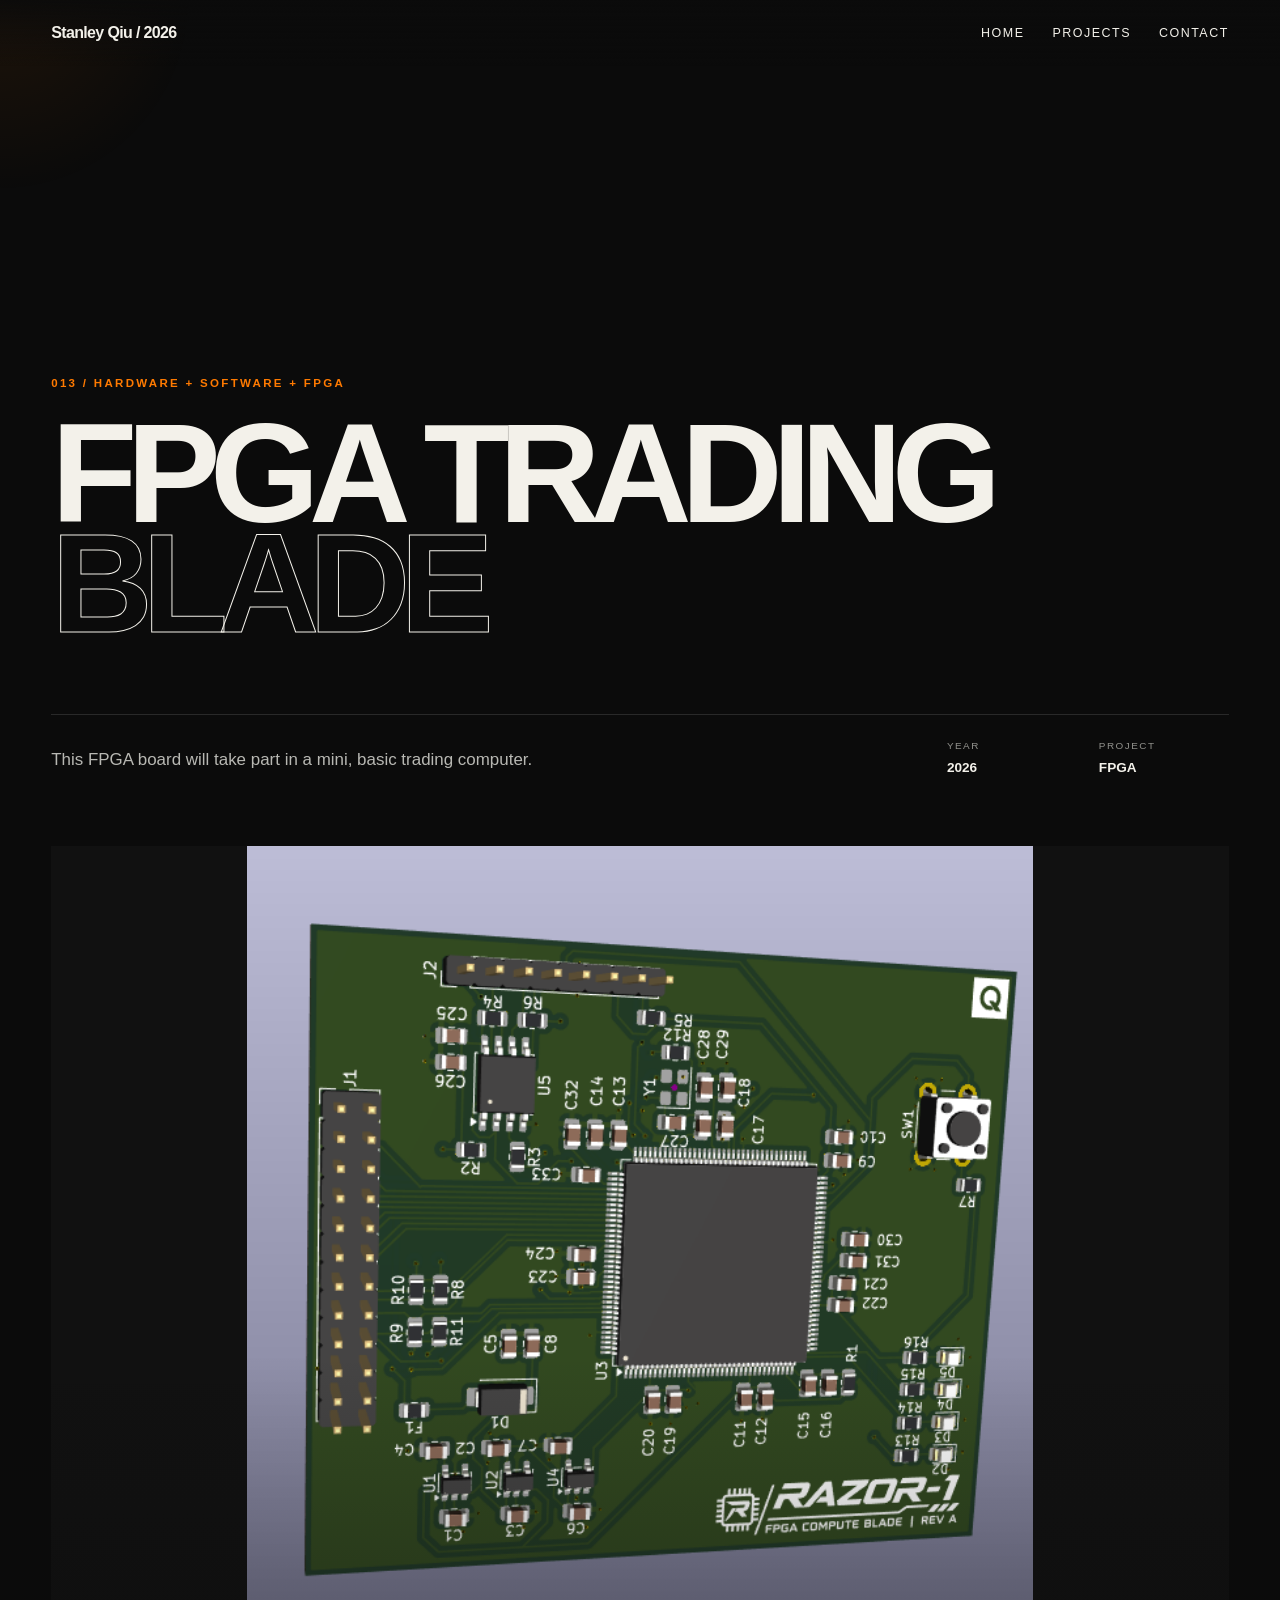
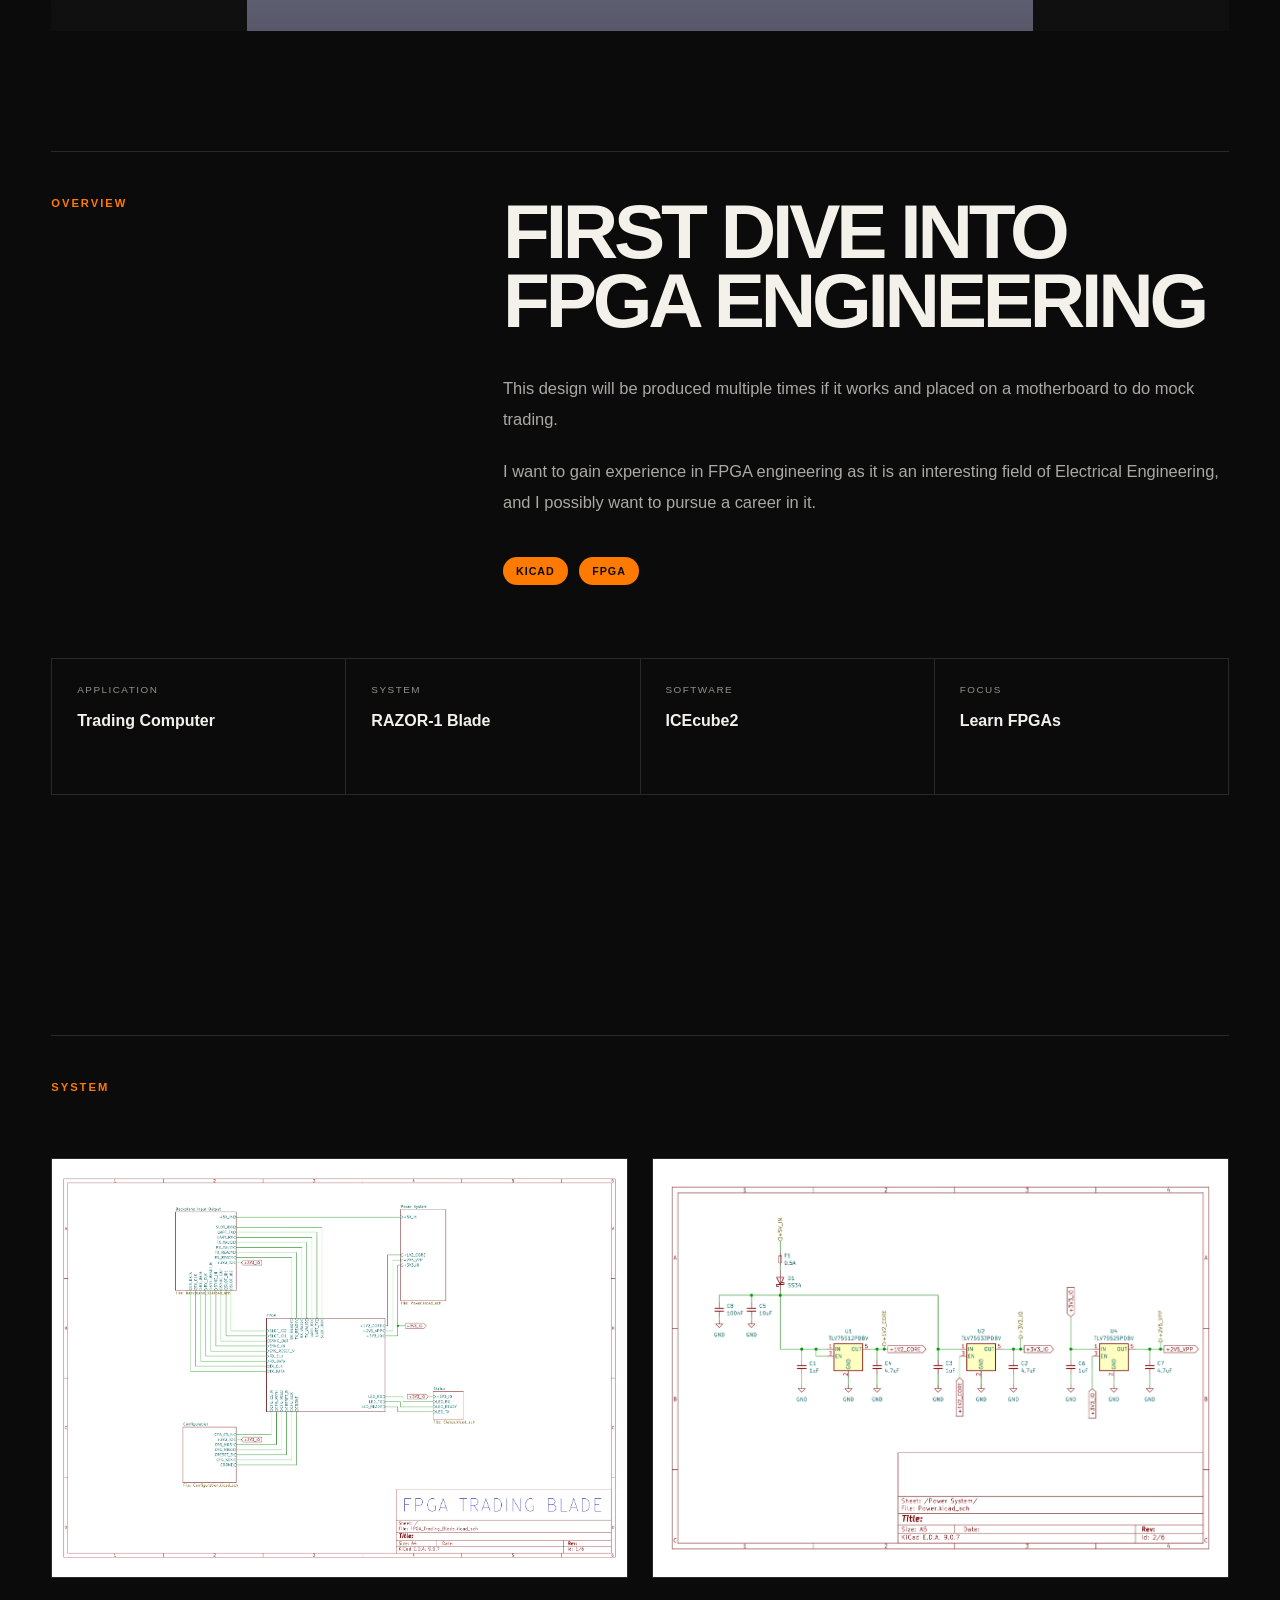
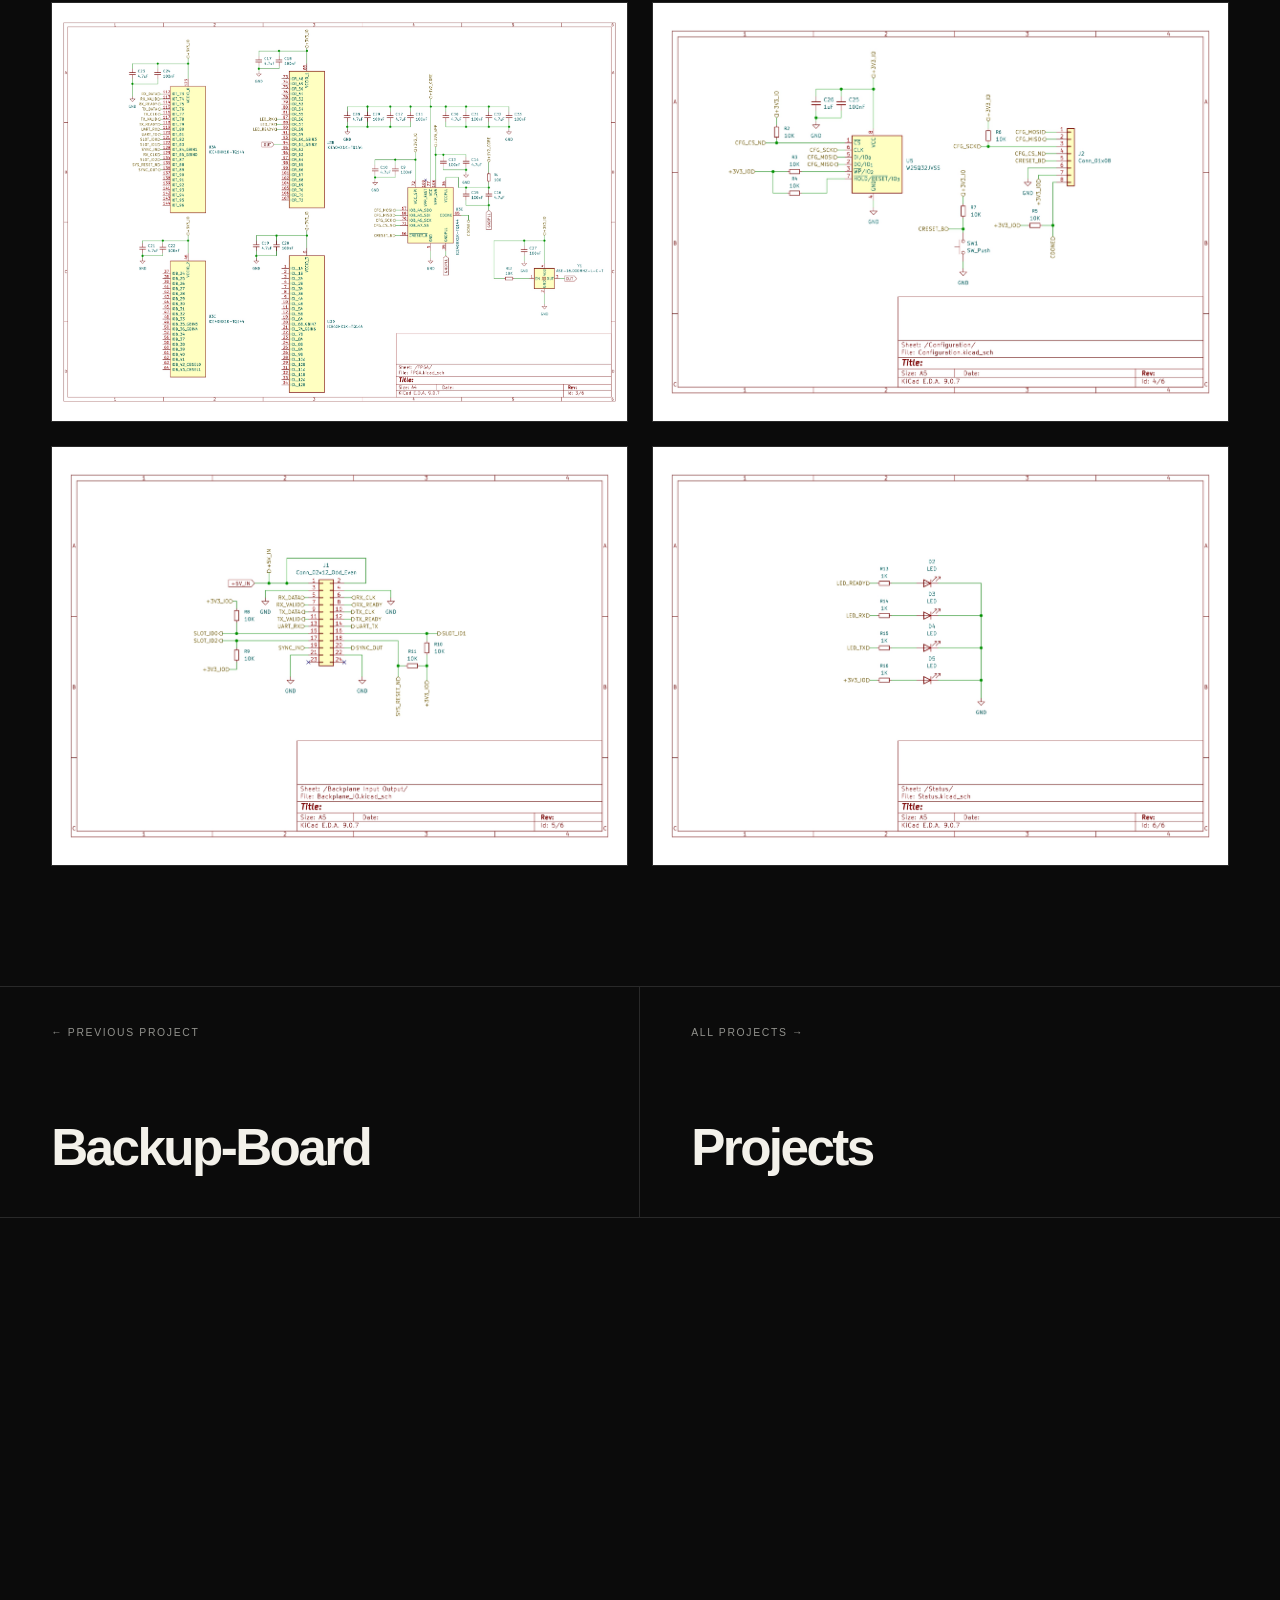
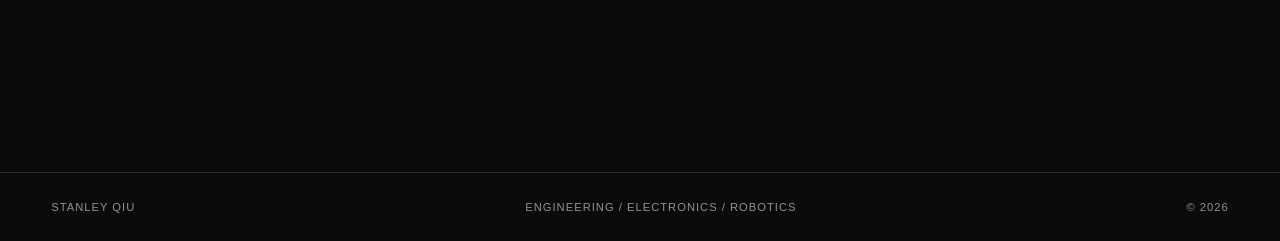
<file: RAZOR-1.html>
<!DOCTYPE html>
<html lang="en">

<head>

<meta charset="UTF-8">

<meta
    name="viewport"
    content="width=device-width, initial-scale=1.0"
>

<title>RAZOR-1 FPGA BOARD — Stanley Qiu</title>

<link rel="icon" href="images/Q logo.png">
<link rel="stylesheet" href="project-detail.css">

</head>


<body>


<div id="progress"></div>
<div class="cursor-glow"></div>


<nav>

    <a href="index.html" class="logo">
        Stanley Qiu / 2026
    </a>

    <div class="nav-links">

        <a href="index.html">Home</a>
        <a href="projects.html">Projects</a>
        <a href="#contact">Contact</a>

    </div>

</nav>


<header class="project-hero">

    <div class="project-kicker reveal">
        013 / HARDWARE + SOFTWARE + FPGA
    </div>


    <h1 class="reveal">
        FPGA TRADING<br>
        <span class="outline">
            BLADE
        </span>
    </h1>


    <div class="hero-bottom reveal">

        <p class="hero-description">
            This FPGA board will take part in a mini, basic trading computer.
        </p>


        <div class="hero-meta">

            <div>
                <span class="meta-label">Year</span>
                <span class="meta-value">2026</span>
            </div>

            <div>
                <span class="meta-label">Project</span>
                <span class="meta-value">FPGA</span>
            </div>

        </div>

    </div>

</header>


<div class="hero-image reveal">

    <img
        src="images/RAZOR-1 3D.png"
        alt="3D model image"
    >

</div>


<section class="project-section">

    <div class="section-border section-grid reveal">

        <div class="section-label">
            Overview
        </div>

        <div class="section-content">

            <h2>
                FIRST DIVE INTO
                FPGA ENGINEERING
            </h2>

            <p>
                This design will be produced multiple times if it works and 
                placed on a motherboard to do mock trading.
            </p>

            <p>
                I want to gain experience in FPGA engineering as it is an
                interesting field of Electrical Engineering, and I possibly
                want to pursue a career in it.
            </p>


            <div class="tags">

                <span class="tag">KiCAD</span>
                <span class="tag">FPGA</span>

            </div>

        </div>

    </div>


    <div class="facts reveal">

        <div class="fact">
            <span class="fact-label">Application</span>
            <span class="fact-value">Trading Computer</span>
        </div>

        <div class="fact">
            <span class="fact-label">System</span>
            <span class="fact-value">RAZOR-1 Blade</span>
        </div>

        <div class="fact">
            <span class="fact-label">Software</span>
            <span class="fact-value">ICEcube2</span>
        </div>

        <div class="fact">
            <span class="fact-label">Focus</span>
            <span class="fact-value">Learn FPGAs</span>
        </div>

    </div>

</section>


<section class="project-section">

    <div class="section-border section-grid reveal">

        <div class="section-label">
            System
        </div>

    </div>


    <div class="gallery reveal">

        <div class="gallery-item image-placeholder">

                <img
                    src="images/FPGA_Trading_Blade_page-0001.jpg"
                    alt="SCH P1"
                >

        </div>

        <div class="gallery-item image-placeholder">

            <img
                src="images/FPGA_Trading_Blade_page-0002.jpg"
                alt="SCH P2"
            >   

        </div>
        
        <div class="gallery-item image-placeholder">

            <img
                src="images/FPGA_Trading_Blade_page-0003.jpg"
                alt="SCH P3"
            >   

        </div>
        
        <div class="gallery-item image-placeholder">

            <img
                src="images/FPGA_Trading_Blade_page-0004.jpg"
                alt="SCH P4"
            >   

        </div>
        
        <div class="gallery-item image-placeholder">

            <img
                src="images/FPGA_Trading_Blade_page-0005.jpg"
                alt="SCH P5"
            >   

        </div>

        <div class="gallery-item image-placeholder">

            <img
                src="images/FPGA_Trading_Blade_page-0006.jpg"
                alt="SCH P6"
            >   

        </div>


    </div>

</section>


<div class="project-navigation">

    <a class="project-nav-link" href="Steering-Wheel.html">

        <span class="project-nav-small">
            ← Previous Project
        </span>

        <span class="project-nav-title">
            Backup-Board
        </span>

    </a>


    <a class="project-nav-link" href="projects.html">

        <span class="project-nav-small">
            ALL Projects →
        </span>

        <span class="project-nav-title">
            Projects
        </span>

    </a>

</div>


<section class="contact" id="contact">

    <h2 class="reveal">
        LET'S BUILD<br>
        SOMETHING.
    </h2>

    <div class="contact-links reveal">

        <a class="button" href="mailto:Stanleyqiu11@gmail.com">
            Email
        </a>

        <a class="button" href="https://github.com/Stanleyqiu1">
            GitHub ↗
        </a>

        <a class="button" href="projects.html">
            ← Projects
        </a>

    </div>

</section>


<footer>

    <span>Stanley Qiu</span>
    <span>Engineering / Electronics / Robotics</span>
    <span>© 2026</span>

</footer>


<script>

const observer =
new IntersectionObserver(
    entries => {
        entries.forEach(entry => {
            if(entry.isIntersecting) {
                entry.target.classList.add("visible");
            }
        });
    },
    { threshold: .08 }
);

document
.querySelectorAll(".reveal")
.forEach(element => observer.observe(element));


window.addEventListener("scroll", () => {

    const scroll =
        document.documentElement.scrollTop;

    const height =
        document.documentElement.scrollHeight -
        document.documentElement.clientHeight;

    document
        .getElementById("progress")
        .style.width =
        (height > 0 ? scroll / height * 100 : 0)
        + "%";

});


const glow =
document.querySelector(".cursor-glow");


window.addEventListener("mousemove", event => {

    glow.style.left =
        event.clientX + "px";

    glow.style.top =
        event.clientY + "px";

});

</script>


</body>
</html>
</file>
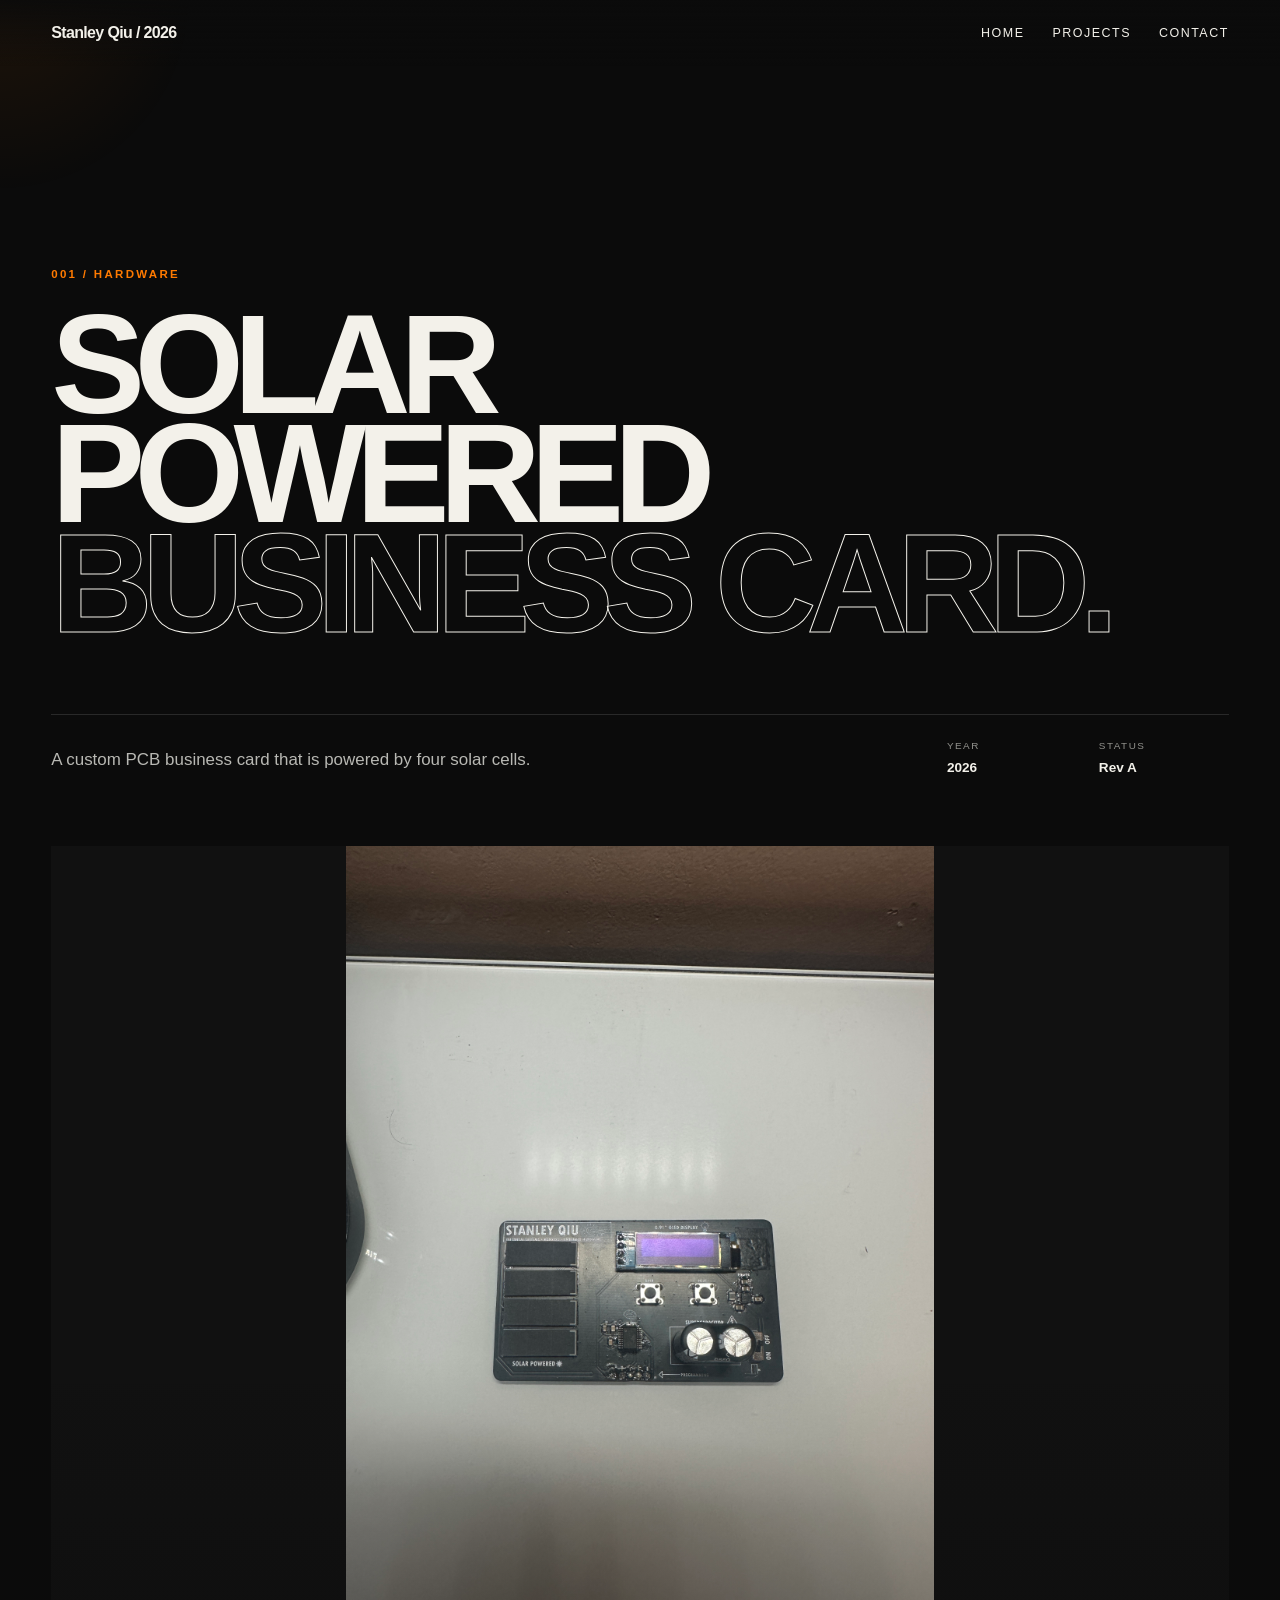
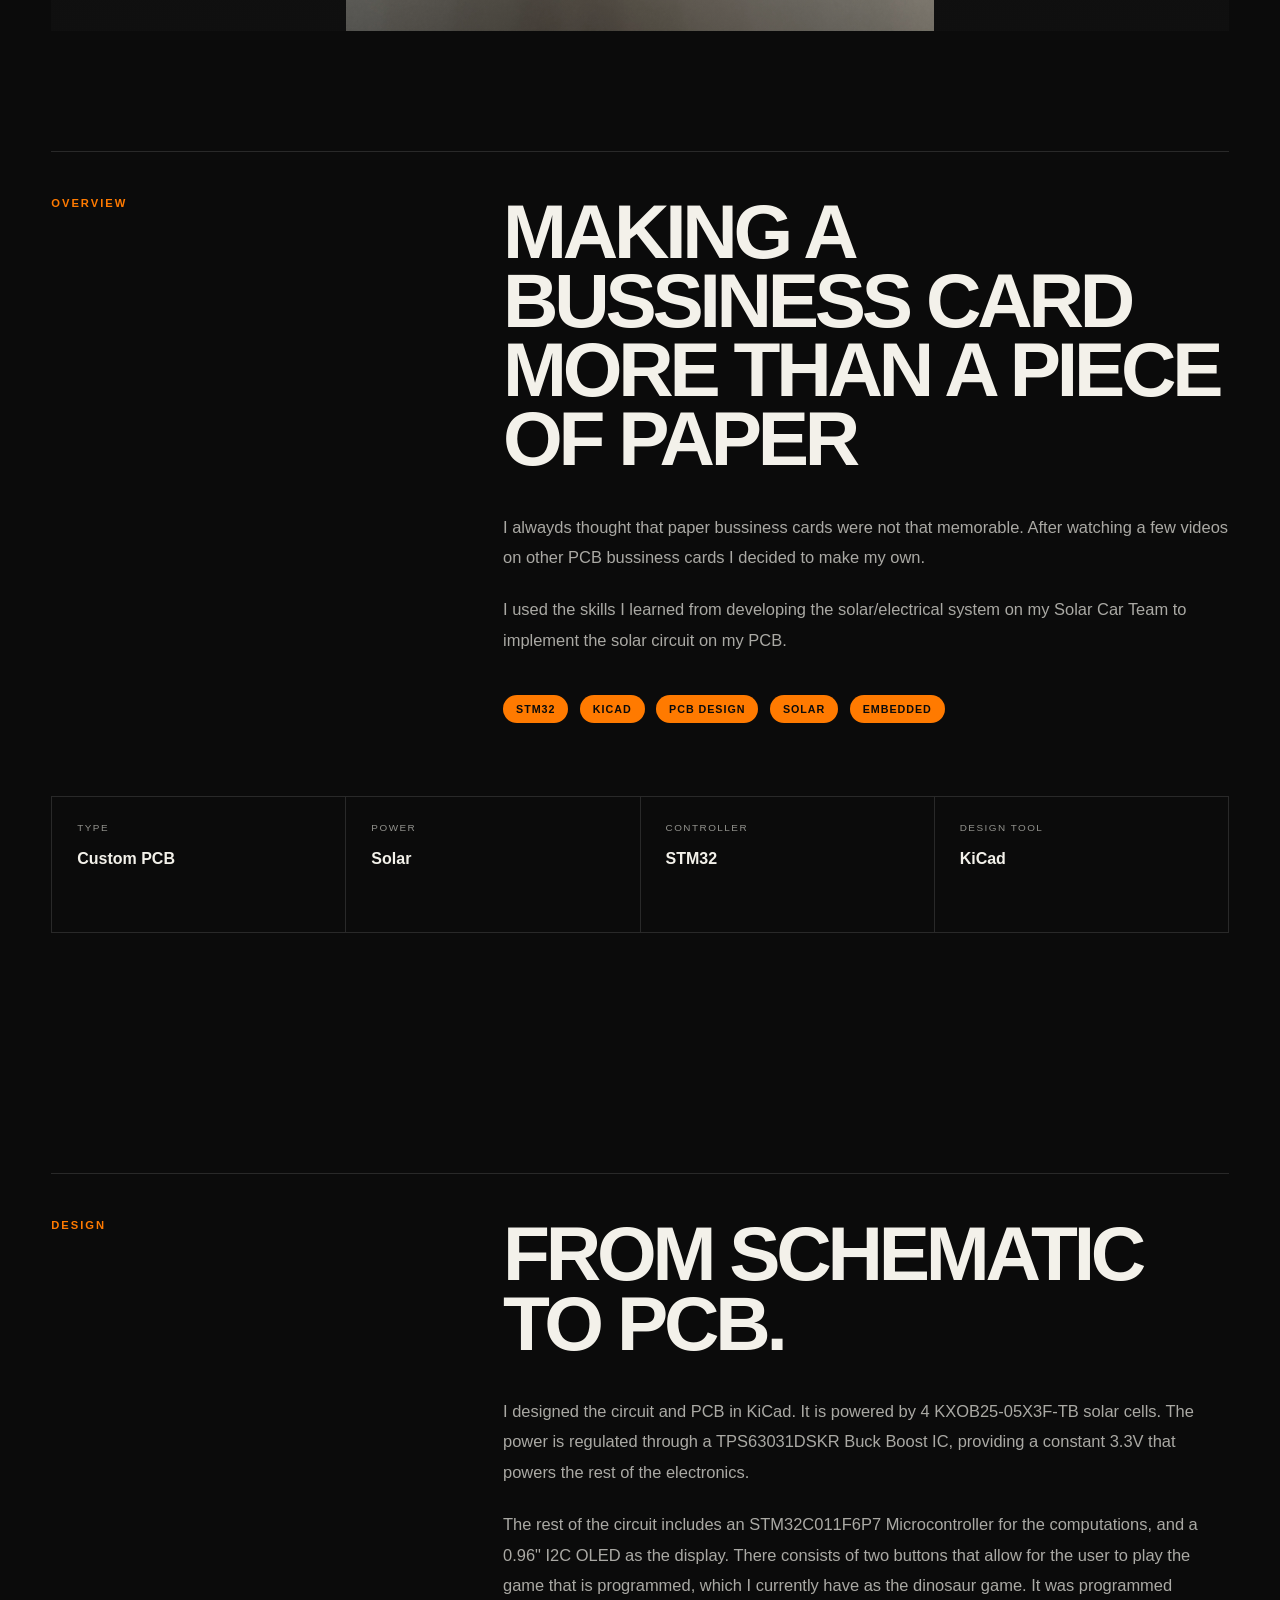
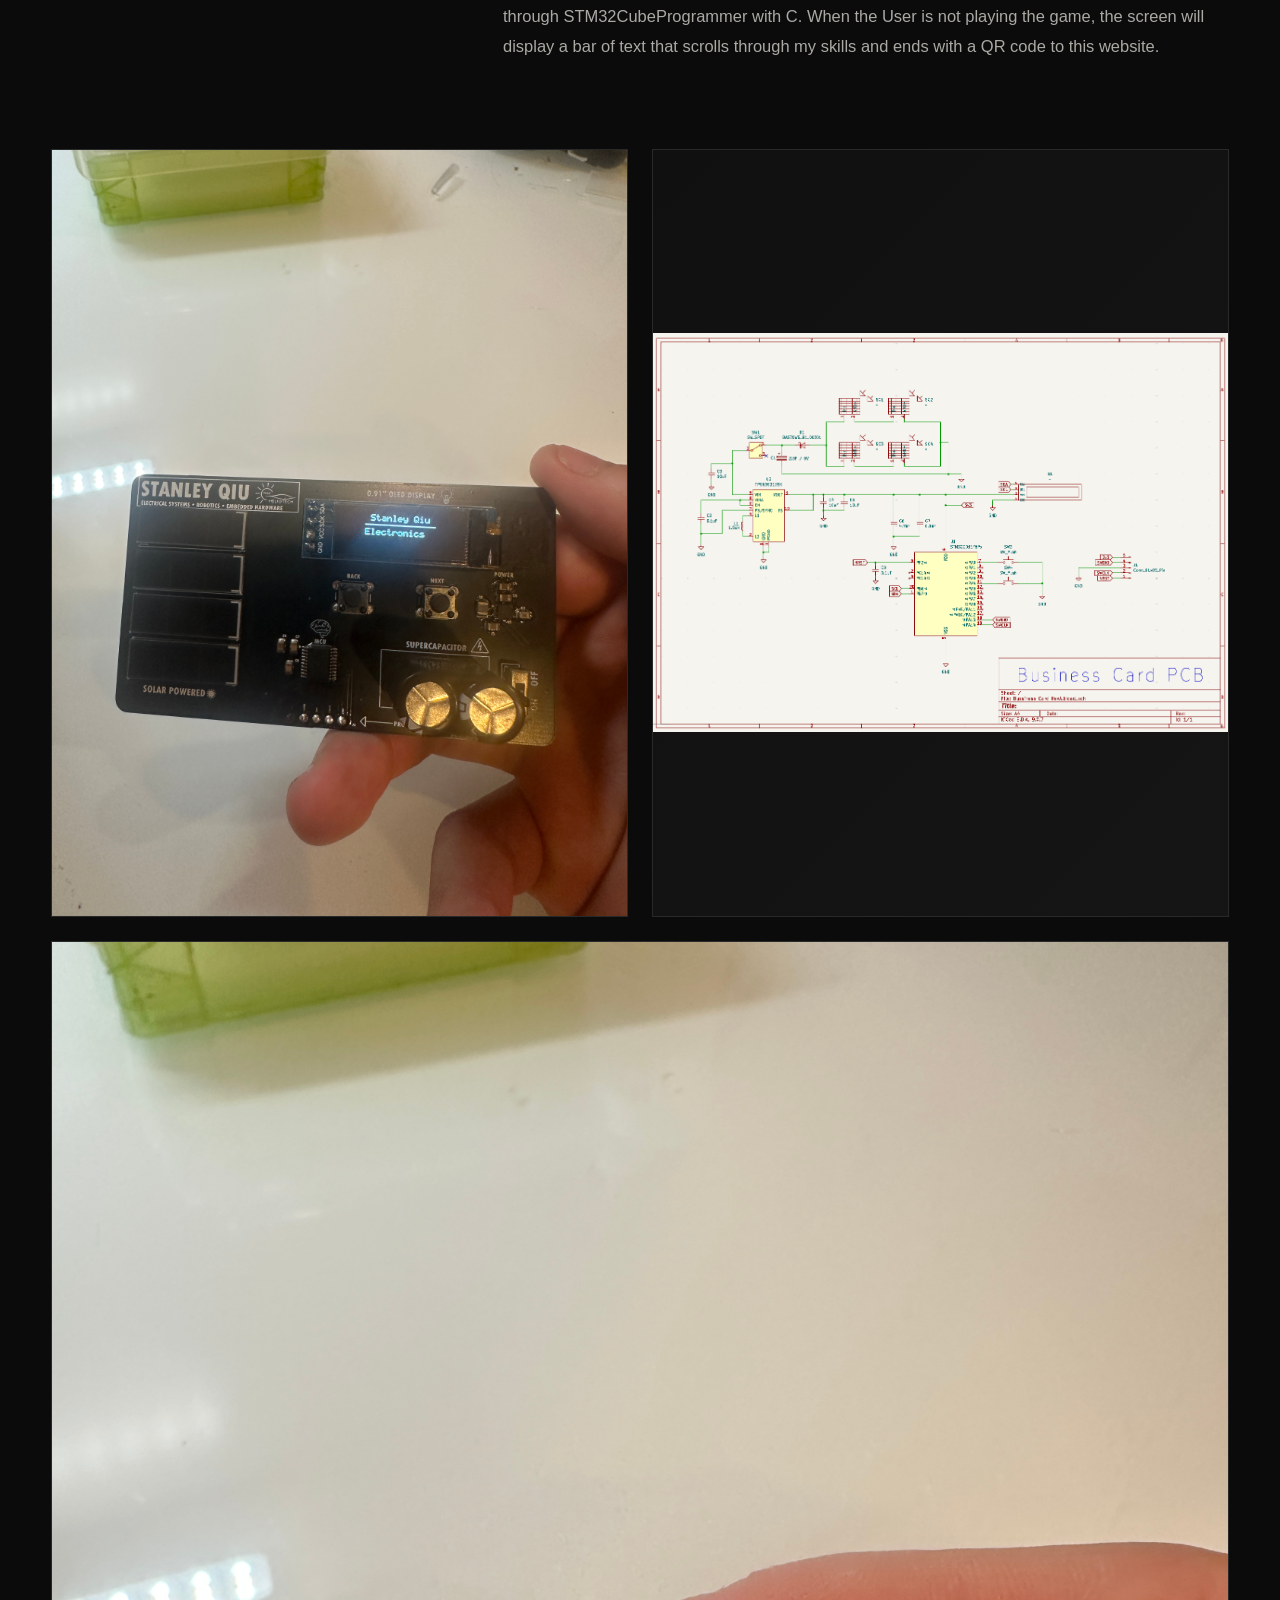
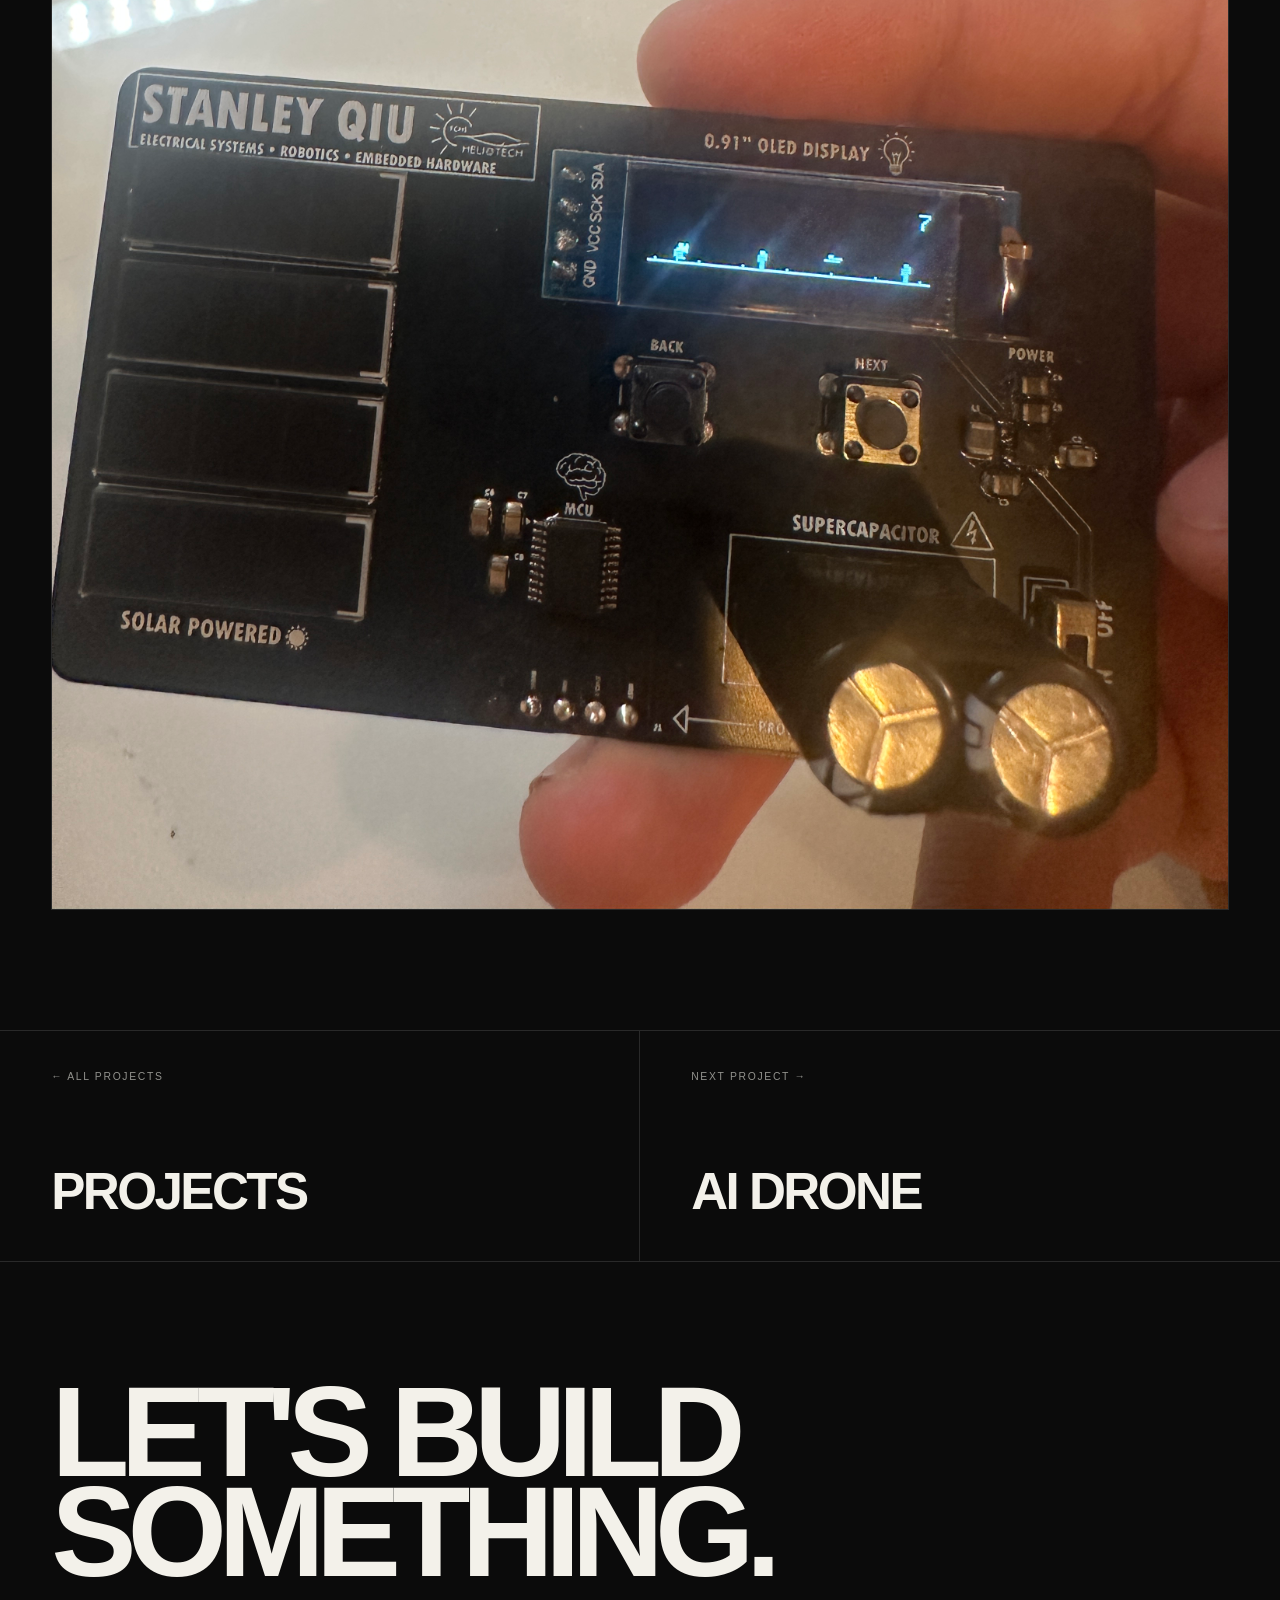
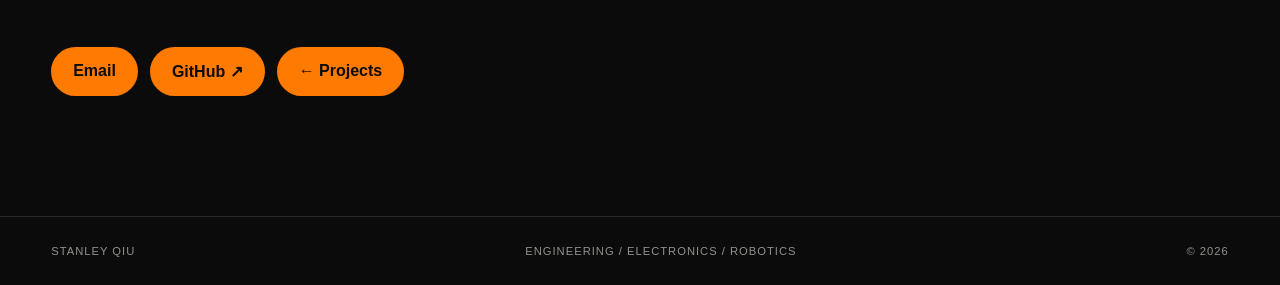
<file: solar-business-card.html>
<!DOCTYPE html>
<html lang="en">

<head>

<meta charset="UTF-8">

<meta
    name="viewport"
    content="width=device-width, initial-scale=1.0"
>

<title>Solar Powered Business Card — Stanley Qiu</title>

<link
    rel="icon"
    href="images/Q logo.png"
>

<link
    rel="stylesheet"
    href="project-detail.css"
>

</head>


<body>


<div id="progress"></div>

<div class="cursor-glow"></div>


<nav>

    <a
        href="index.html"
        class="logo"
    >
        Stanley Qiu / 2026
    </a>

    <div class="nav-links">

        <a href="index.html">
            Home
        </a>

        <a href="projects.html">
            Projects
        </a>

        <a href="#contact">
            Contact
        </a>

    </div>

</nav>


<header class="project-hero">

    <div class="project-kicker reveal">
        001 / HARDWARE
    </div>

    <h1 class="reveal">
        SOLAR<br>
        POWERED<br>
        <span class="outline">
            BUSINESS CARD.
        </span>
    </h1>


    <div class="hero-bottom reveal">

        <p class="hero-description">
            A custom PCB business card that is powered
            by four solar cells.
        </p>


        <div class="hero-meta">

            <div>
                <span class="meta-label">
                    Year
                </span>

                <span class="meta-value">
                    2026
                </span>
            </div>


            <div>
                <span class="meta-label">
                    Status
                </span>

                <span class="meta-value">
                    Rev A
                </span>
            </div>

        </div>

    </div>

</header>


<div class="hero-image reveal">

    <img
        src="images/SOLAR_TOP.JPG"
        alt="Solar powered PCB business card"
    >

</div>


<section class="project-section">

    <div class="section-border section-grid reveal">

        <div class="section-label">
            Overview
        </div>


        <div class="section-content">

            <h2>
                MAKING A BUSSINESS CARD MORE THAN
                A PIECE OF PAPER
            </h2>

            <p>
                I alwayds thought that paper bussiness 
                cards were not that memorable. After watching
                a few videos on other PCB bussiness cards
                I decided to make my own.
            </p>

            <p>
                I used the skills I learned from developing
                the solar/electrical system on my Solar Car
                Team to implement the solar circuit on my 
                PCB.
            </p>


            <div class="tags">

                <span class="tag">STM32</span>
                <span class="tag">KiCad</span>
                <span class="tag">PCB Design</span>
                <span class="tag">Solar</span>
                <span class="tag">Embedded</span>

            </div>

        </div>

    </div>


    <div class="facts reveal">

        <div class="fact">
            <span class="fact-label">Type</span>
            <span class="fact-value">Custom PCB</span>
        </div>

        <div class="fact">
            <span class="fact-label">Power</span>
            <span class="fact-value">Solar</span>
        </div>

        <div class="fact">
            <span class="fact-label">Controller</span>
            <span class="fact-value">STM32</span>
        </div>

        <div class="fact">
            <span class="fact-label">Design Tool</span>
            <span class="fact-value">KiCad</span>
        </div>

    </div>

</section>


<section class="project-section">

    <div class="section-border section-grid reveal">

        <div class="section-label">
            Design
        </div>


        <div class="section-content">

            <h2>
                FROM SCHEMATIC
                TO PCB.
            </h2>

            <p>
                I designed the circuit and PCB in KiCad.
                It is powered by 4 KXOB25-05X3F-TB solar cells.
                The power is regulated through a TPS63031DSKR 
                Buck Boost IC, providing a constant 3.3V that
                powers the rest of the electronics.
            </p>

            <p>
                The rest of the circuit includes an STM32C011F6P7
                Microcontroller for the computations, and a 0.96"
                I2C OLED as the display. There consists of two buttons
                that allow for the user to play the game that is programmed,
                which I currently have as the dinosaur game. It was 
                programmed through STM32CubeProgrammer with C.
                When the User is not playing the game, the screen will 
                display a bar of text that scrolls through my skills
                and ends with a QR code to this website.
            </p>

        </div>

    </div>


    <div class="gallery reveal">

        <div class="gallery-item image-placeholder">

            <span>
                <img
                    src="images/SOLAR_ON.JPG"
                    alt="Solar powered PCB business card top"
                >
            </span>

        </div>


        <div class="gallery-item image-placeholder">

            <span>
                <img
                    src="images/BC_PCB.png"
                    alt="Schematic View"
                >
            </span>

        </div>


        <div class="gallery-item wide image-placeholder">
            <span>
                <img
                    src="images/SOLAR_GAME.JPG"
                    alt="Game View"
                >
            </span>

        </div>

    </div>

</section>


<div class="project-navigation">

    <a
        class="project-nav-link"
        href="projects.html"
    >

        <span class="project-nav-small">
            ← All Projects
        </span>

        <span class="project-nav-title">
            PROJECTS
        </span>

    </a>


    <a
        class="project-nav-link"
        href="ai-drone.html"
    >

        <span class="project-nav-small">
            Next Project →
        </span>

        <span class="project-nav-title">
            AI DRONE
        </span>

    </a>

</div>


<section
    class="contact"
    id="contact"
>

    <h2 class="reveal">
        LET'S BUILD<br>
        SOMETHING.
    </h2>


    <div class="contact-links reveal">

        <a
            class="button"
            href="mailto:Stanleyqiu11@gmail.com"
        >
            Email
        </a>

        <a
            class="button"
            href="https://github.com/Stanleyqiu1"
        >
            GitHub ↗
        </a>

        <a
            class="button"
            href="projects.html"
        >
            ← Projects
        </a>

    </div>

</section>


<footer>

    <span>
        Stanley Qiu
    </span>

    <span>
        Engineering / Electronics / Robotics
    </span>

    <span>
        © 2026
    </span>

</footer>


<script>

const observer =
new IntersectionObserver(

    entries => {

        entries.forEach(entry => {

            if(entry.isIntersecting) {

                entry.target
                    .classList
                    .add("visible");

            }

        });

    },

    {
        threshold: .08
    }

);


document
.querySelectorAll(".reveal")
.forEach(element => {

    observer.observe(element);

});


window.addEventListener(

    "scroll",

    () => {

        const scroll =
            document.documentElement.scrollTop;

        const height =
            document.documentElement.scrollHeight -
            document.documentElement.clientHeight;

        document
            .getElementById("progress")
            .style.width =
            (
                height > 0
                ? scroll / height * 100
                : 0
            ) + "%";

    }

);


const glow =
document.querySelector(".cursor-glow");


window.addEventListener(

    "mousemove",

    event => {

        glow.style.left =
            event.clientX + "px";

        glow.style.top =
            event.clientY + "px";

    }

);

</script>


</body>
</html>
</file>
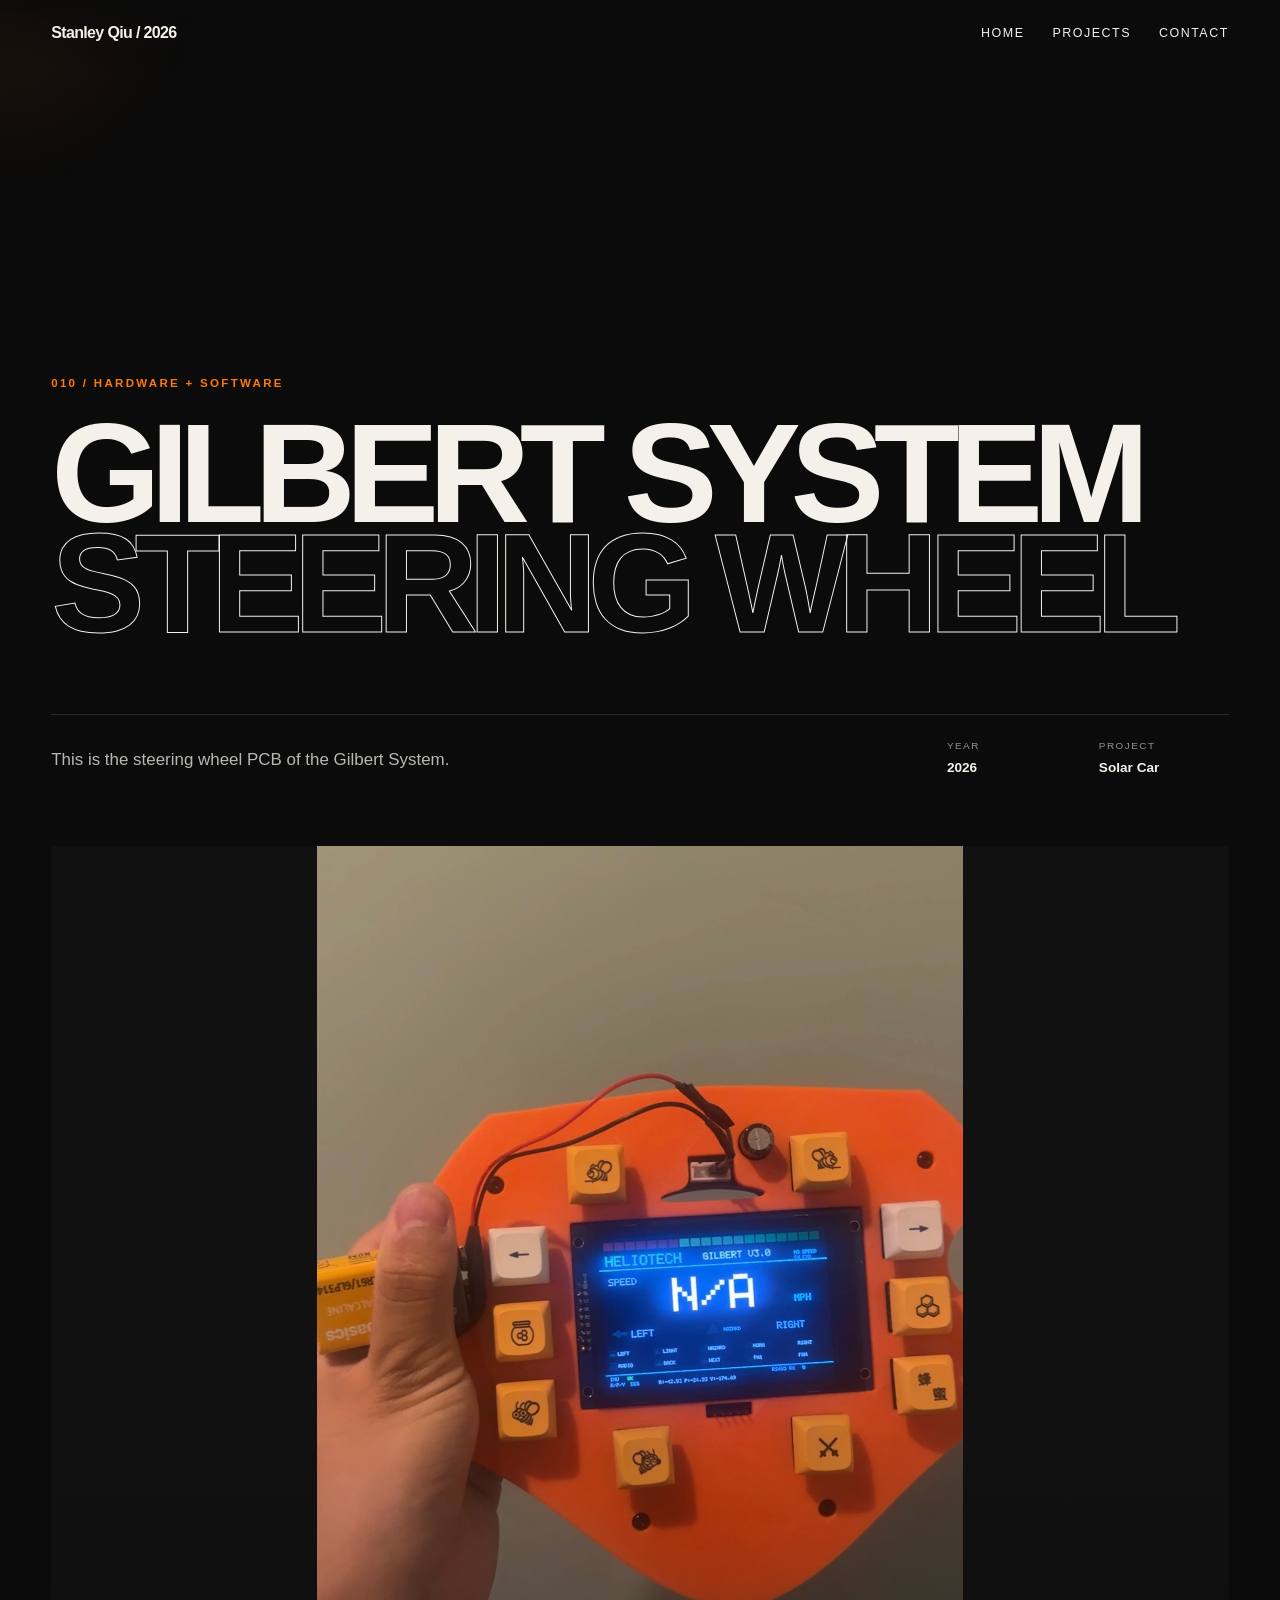
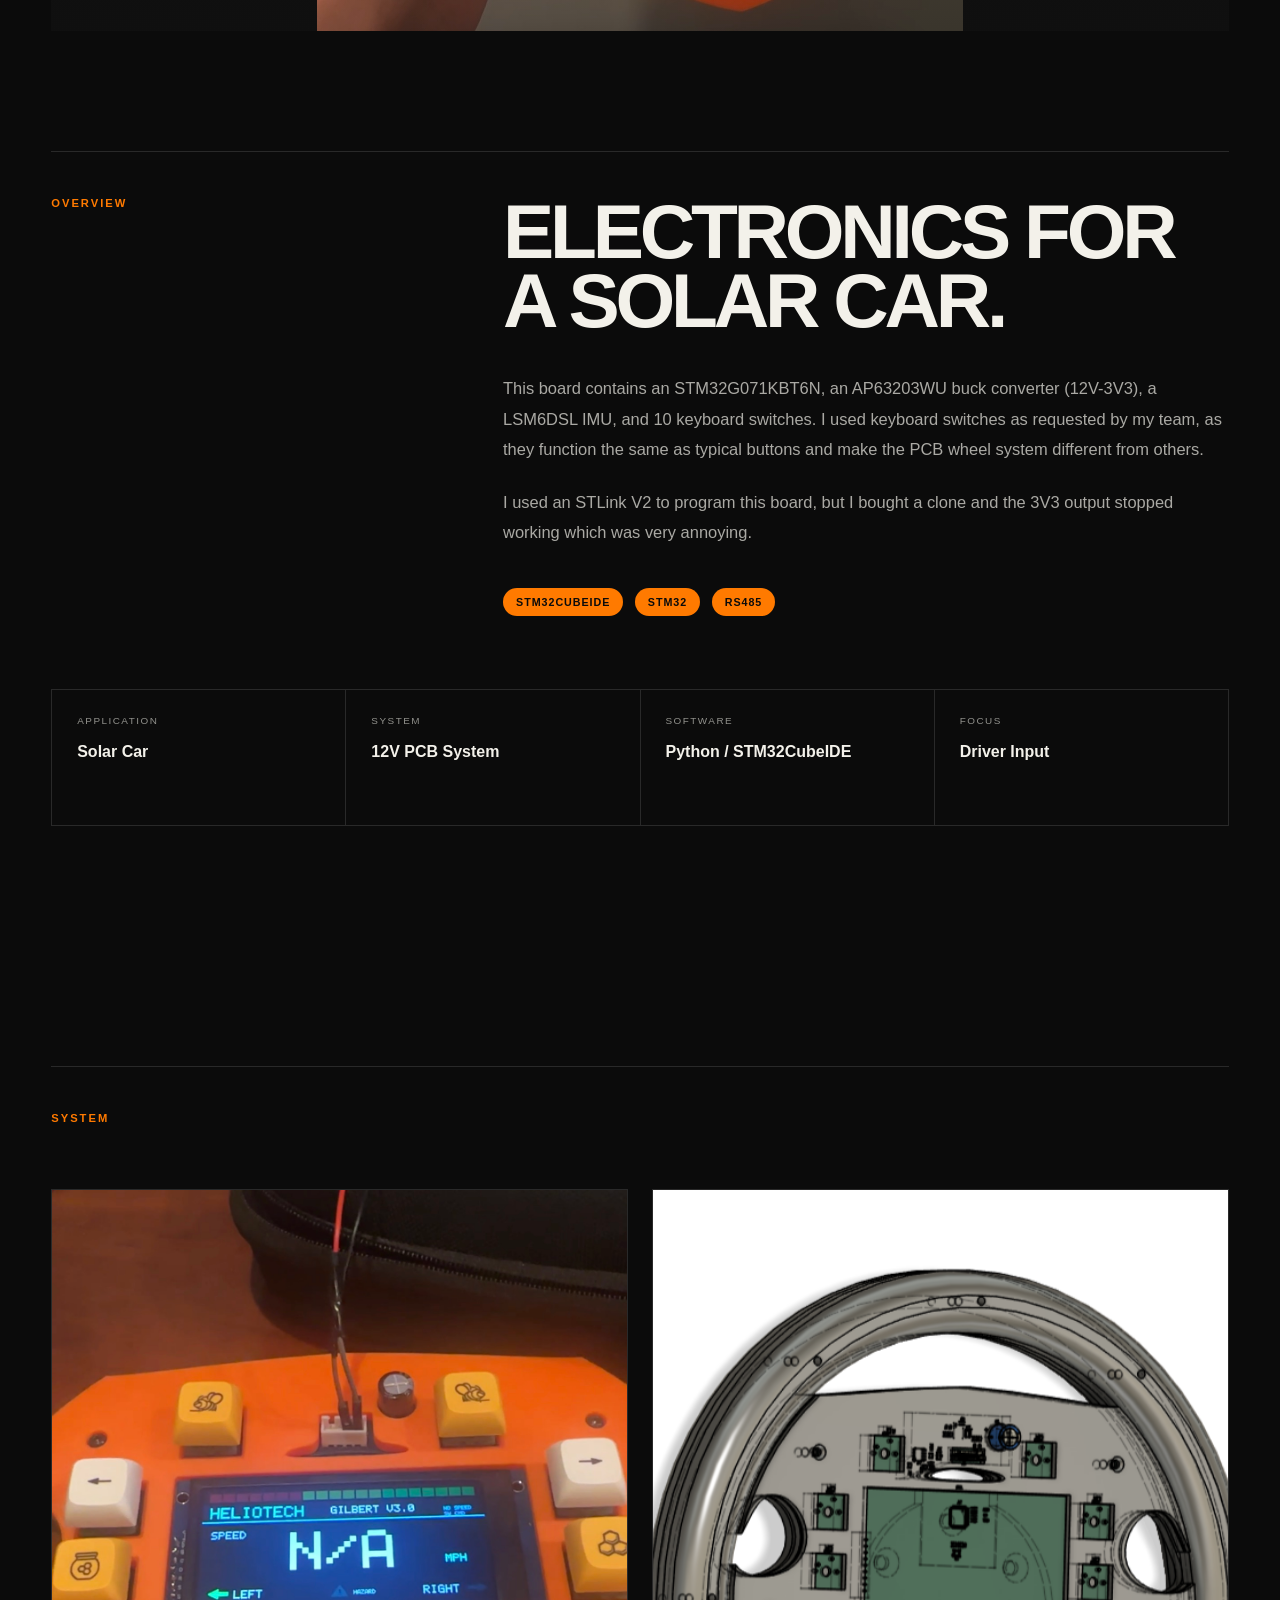
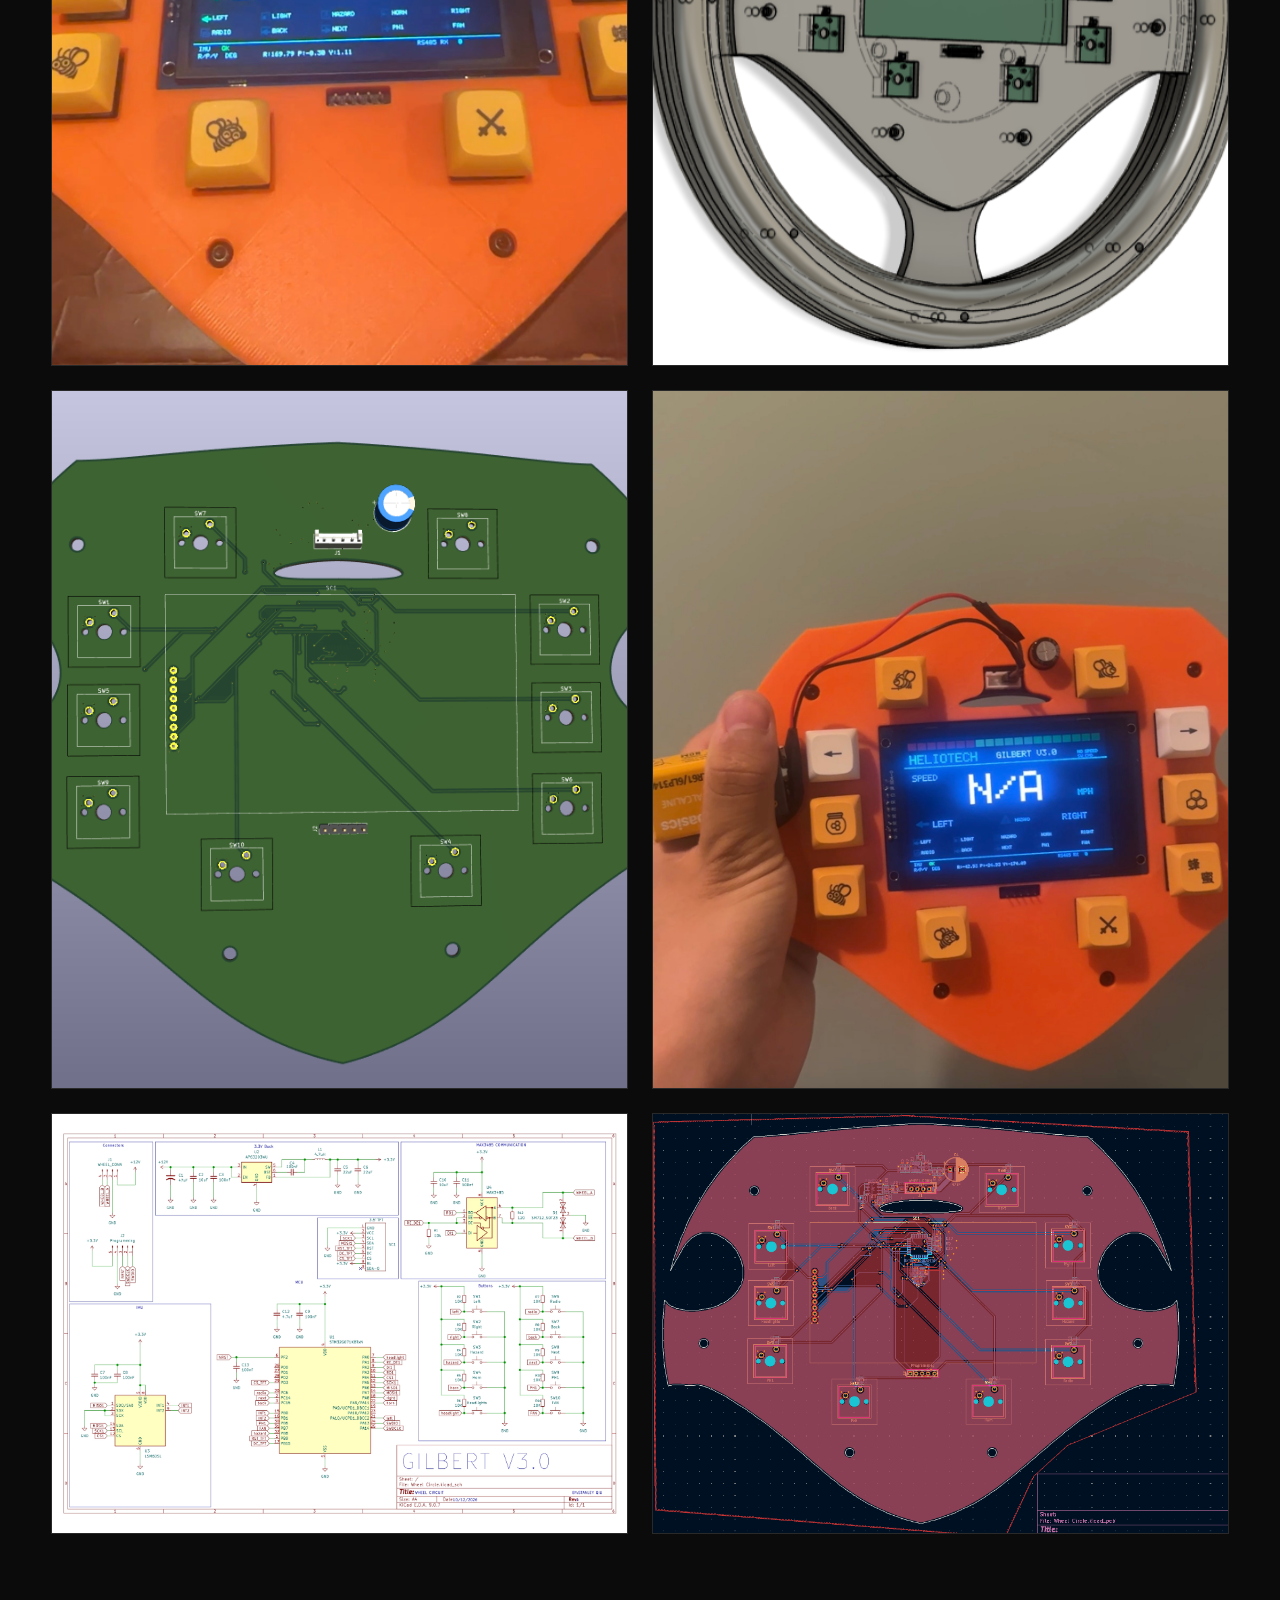
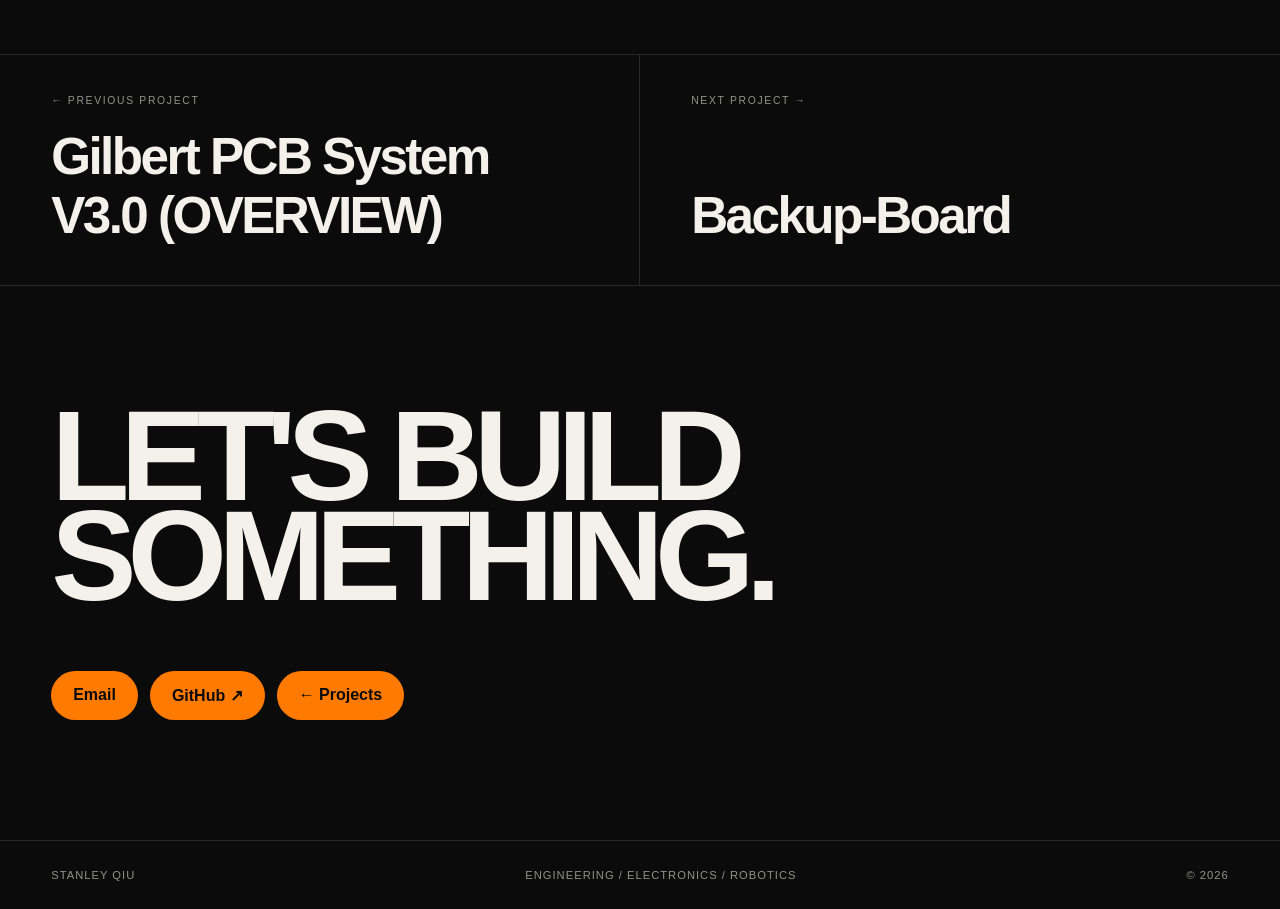
<file: Steering-Wheel.html>
<!DOCTYPE html>
<html lang="en">

<head>

<meta charset="UTF-8">

<meta
    name="viewport"
    content="width=device-width, initial-scale=1.0"
>

<title>Gilbert System (Wheel PCB) — Stanley Qiu</title>

<link rel="icon" href="images/Q logo.png">
<link rel="stylesheet" href="project-detail.css">

</head>


<body>


<div id="progress"></div>
<div class="cursor-glow"></div>


<nav>

    <a href="index.html" class="logo">
        Stanley Qiu / 2026
    </a>

    <div class="nav-links">

        <a href="index.html">Home</a>
        <a href="projects.html">Projects</a>
        <a href="#contact">Contact</a>

    </div>

</nav>


<header class="project-hero">

    <div class="project-kicker reveal">
        010 / HARDWARE + SOFTWARE
    </div>


    <h1 class="reveal">
        GILBERT SYSTEM<br>
        <span class="outline">
            STEERING WHEEL
        </span>
    </h1>


    <div class="hero-bottom reveal">

        <p class="hero-description">
            This is the steering wheel PCB of the Gilbert System.
        </p>


        <div class="hero-meta">

            <div>
                <span class="meta-label">Year</span>
                <span class="meta-value">2026</span>
            </div>

            <div>
                <span class="meta-label">Project</span>
                <span class="meta-value">Solar Car</span>
            </div>

        </div>

    </div>

</header>


<div class="hero-image reveal">

    <img
        src="images/Wheel_Holding.jpg"
        alt="Held image"
    >

</div>


<section class="project-section">

    <div class="section-border section-grid reveal">

        <div class="section-label">
            Overview
        </div>

        <div class="section-content">

            <h2>
                ELECTRONICS FOR
                A SOLAR CAR.
            </h2>

            <p>
                This board contains an STM32G071KBT6N, an AP63203WU buck converter (12V-3V3),
                a LSM6DSL IMU, and 10 keyboard switches. I used keyboard switches as requested
                by my team, as they function the same as typical buttons and make the PCB
                wheel system different from others.
            </p>

            <p>
                I used an STLink V2 to program this board, but I bought a clone
                and the 3V3 output stopped working which was very annoying.
            </p>


            <div class="tags">

                <span class="tag">STM32CubeIDE</span>
                <span class="tag">STM32</span>
                <span class="tag">RS485</span>

            </div>

        </div>

    </div>


    <div class="facts reveal">

        <div class="fact">
            <span class="fact-label">Application</span>
            <span class="fact-value">Solar Car</span>
        </div>

        <div class="fact">
            <span class="fact-label">System</span>
            <span class="fact-value">12V PCB System</span>
        </div>

        <div class="fact">
            <span class="fact-label">Software</span>
            <span class="fact-value">Python / STM32CubeIDE</span>
        </div>

        <div class="fact">
            <span class="fact-label">Focus</span>
            <span class="fact-value">Driver Input</span>
        </div>

    </div>

</section>


<section class="project-section">

    <div class="section-border section-grid reveal">

        <div class="section-label">
            System
        </div>

    </div>


    <div class="gallery reveal">

        <div class="gallery-item image-placeholder">

                <img
                    src="images/Wheel_Set.jpg"
                    alt="Wheel on table"
                >

        </div>

        <div class="gallery-item image-placeholder">

            <img
                src="images/Wheel Full.png"
                alt="Wheel Full"
            >   

        </div>

        <div class="gallery-item image-placeholder">

            <img
                src="images/Wheel Board.png"
                alt="Wheel PCB 3D View"
            >   

        </div>

        <div class="gallery-item image-placeholder">

            <img
                src="images/Wheel_Holding.jpg"
                alt="Wheel 3D Model Full"
            >   

        </div>

        <div class="gallery-item image-placeholder">

            <img
                src="images/Wheel Circle (SCH).jpg"
                alt="SCH"
            >   

        </div>
        <div class="gallery-item image-placeholder">

            <img
                src="images/Wheel Circle PCB View.png"
                alt="PCB Layout"
            >   

        </div>
    </div>

</section>


<div class="project-navigation">

    <a class="project-nav-link" href="Gilbert-system-V3.0.html">

        <span class="project-nav-small">
            ← Previous Project
        </span>

        <span class="project-nav-title">
            Gilbert PCB System V3.0 (OVERVIEW)
        </span>

    </a>


    <a class="project-nav-link" href="Backup-Board.html">

        <span class="project-nav-small">
            Next Project →
        </span>

        <span class="project-nav-title">
            Backup-Board
        </span>

    </a>

</div>


<section class="contact" id="contact">

    <h2 class="reveal">
        LET'S BUILD<br>
        SOMETHING.
    </h2>

    <div class="contact-links reveal">

        <a class="button" href="mailto:Stanleyqiu11@gmail.com">
            Email
        </a>

        <a class="button" href="https://github.com/Stanleyqiu1">
            GitHub ↗
        </a>

        <a class="button" href="projects.html">
            ← Projects
        </a>

    </div>

</section>


<footer>

    <span>Stanley Qiu</span>
    <span>Engineering / Electronics / Robotics</span>
    <span>© 2026</span>

</footer>


<script>

const observer =
new IntersectionObserver(
    entries => {
        entries.forEach(entry => {
            if(entry.isIntersecting) {
                entry.target.classList.add("visible");
            }
        });
    },
    { threshold: .08 }
);

document
.querySelectorAll(".reveal")
.forEach(element => observer.observe(element));


window.addEventListener("scroll", () => {

    const scroll =
        document.documentElement.scrollTop;

    const height =
        document.documentElement.scrollHeight -
        document.documentElement.clientHeight;

    document
        .getElementById("progress")
        .style.width =
        (height > 0 ? scroll / height * 100 : 0)
        + "%";

});


const glow =
document.querySelector(".cursor-glow");


window.addEventListener("mousemove", event => {

    glow.style.left =
        event.clientX + "px";

    glow.style.top =
        event.clientY + "px";

});

</script>


</body>
</html>
</file>
<file: project-detail.css>
/* ==================================
   COLORS
================================== */

:root {
    --bg: #0b0b0b;
    --text: #f3f1ea;
    --muted: #92928d;
    --accent: #ff7a00;
    --line: #292929;
    --panel: #111111;
}

/* ==================================
   RESET
================================== */

* {
    margin: 0;
    padding: 0;
    box-sizing: border-box;
}

html {
    scroll-behavior: smooth;
}

body {
    background: var(--bg);
    color: var(--text);
    font-family: Arial, Helvetica, sans-serif;
    overflow-x: hidden;
}

a {
    color: inherit;
    text-decoration: none;
}

img {
    display: block;
    max-width: 100%;
}

/* ==================================
   SCROLL PROGRESS
================================== */

#progress {
    position: fixed;

    top: 0;
    left: 0;

    width: 0;
    height: 3px;

    background: var(--accent);
    z-index: 9999;
}

/* ==================================
   CURSOR GLOW
================================== */

.cursor-glow {
    position: fixed;

    width: 420px;
    height: 420px;

    border-radius: 50%;

    pointer-events: none;

    background: radial-gradient(
        circle,
        rgba(255,122,0,.08),
        transparent 65%
    );

    transform: translate(-50%, -50%);

    z-index: 0;
}

/* ==================================
   NAVIGATION
================================== */

nav {
    position: fixed;

    top: 0;
    left: 0;

    width: 100%;

    display: flex;
    align-items: center;
    justify-content: space-between;

    padding: 24px 4vw;

    z-index: 1000;

    background: linear-gradient(
        to bottom,
        rgba(11,11,11,.92),
        rgba(11,11,11,.45),
        transparent
    );
}

.logo {
    font-weight: 900;
    letter-spacing: -.04em;
}

.nav-links {
    display: flex;

    gap: 28px;

    font-size: .78rem;

    text-transform: uppercase;
    letter-spacing: .12em;
}

.nav-links a {
    position: relative;
}

.nav-links a::after {
    content: "";

    position: absolute;

    left: 0;
    bottom: -6px;

    width: 0;
    height: 1px;

    background: var(--accent);

    transition: width .3s ease;
}

.nav-links a:hover::after {
    width: 100%;
}

/* ==================================
   HERO
================================== */

.project-hero {
    position: relative;

    min-height: 94vh;

    display: flex;
    flex-direction: column;
    justify-content: flex-end;

    padding: 150px 4vw 70px;

    z-index: 1;
}

.project-kicker {
    margin-bottom: 30px;

    color: var(--accent);

    font-size: .72rem;
    font-weight: 700;

    text-transform: uppercase;
    letter-spacing: .20em;
}

.project-hero h1 {
    max-width: 1400px;

    font-size: clamp(4rem, 11vw, 10rem);

    line-height: .78;
    letter-spacing: -.075em;

    font-weight: 900;
}

.outline {
    color: transparent;

    -webkit-text-stroke: 1px var(--text);
}

.hero-bottom {
    display: grid;

    grid-template-columns:
        minmax(0, 1.5fr)
        minmax(250px, .5fr);

    gap: 50px;
    align-items: end;

    margin-top: 75px;
    padding-top: 25px;

    border-top: 1px solid var(--line);
}

.hero-description {
    max-width: 720px;

    color: #b8b8b3;

    font-size: 1.06rem;
    line-height: 1.8;
}

.hero-meta {
    display: grid;

    grid-template-columns: 1fr 1fr;

    gap: 22px;
}

.meta-label {
    display: block;

    margin-bottom: 7px;

    color: var(--muted);

    font-size: .62rem;

    text-transform: uppercase;
    letter-spacing: .15em;
}

.meta-value {
    font-size: .85rem;

    font-weight: 700;
}

/* ==================================
   HERO IMAGE
================================== */

.hero-image {
    position: relative;

    width: 92%;

    margin: 0 auto 0;

    aspect-ratio: 3 / 2;

    overflow: hidden;

    background: var(--panel);

    z-index: 1;
}

.hero-image img {
    width: 100%;
    height: 100%;

    object-fit: contain;
    object-position: center;

    transition:
        transform 1.1s cubic-bezier(.2,.7,.2,1);
}

.hero-image:hover img {
    transform: scale(1.025);
}

.hero-image::after {
    content: "";

    position: absolute;
    inset: 0;

    pointer-events: none;

    background: linear-gradient(
        to top,
        rgba(11,11,11,.30),
        transparent 35%
    );
}

/* ==================================
   GENERAL SECTION
================================== */

.project-section {
    position: relative;

    padding: 120px 4vw;

    z-index: 1;
}

.section-border {
    padding-top: 45px;

    border-top: 1px solid var(--line);
}

.section-grid {
    display: grid;

    grid-template-columns:
        minmax(220px, .65fr)
        minmax(0, 1.35fr);

    gap: 8vw;
}

.section-label {
    color: var(--accent);

    font-size: .7rem;
    font-weight: 700;

    text-transform: uppercase;
    letter-spacing: .18em;
}

.section-content h2 {
    max-width: 1000px;

    margin-bottom: 38px;

    font-size: clamp(2.7rem, 6vw, 6rem);

    line-height: .9;
    letter-spacing: -.055em;
}

.section-content p {
    max-width: 820px;

    margin-bottom: 22px;

    color: #aaa9a4;

    font-size: 1.03rem;
    line-height: 1.85;
}

/* ==================================
   PROJECT FACTS
================================== */

.facts {
    display: grid;

    grid-template-columns: repeat(4, minmax(0, 1fr));

    gap: 1px;

    margin-top: 65px;

    background: var(--line);

    border: 1px solid var(--line);
}

.fact {
    min-height: 135px;

    padding: 25px;

    background: var(--bg);
}

.fact-label {
    display: block;

    margin-bottom: 14px;

    color: var(--muted);

    font-size: .62rem;

    text-transform: uppercase;
    letter-spacing: .15em;
}

.fact-value {
    font-size: 1rem;

    line-height: 1.45;
    font-weight: 700;
}

/* ==================================
   TAGS
================================== */

.tags {
    margin-top: 40px;
}

.tag {
    display: inline-block;

    margin: 0 7px 8px 0;

    padding: 8px 13px;

    border-radius: 100px;

    background: var(--accent);
    color: #0b0b0b;

    font-size: .67rem;
    font-weight: 700;

    text-transform: uppercase;
    letter-spacing: .09em;
}

/* ==================================
   IMAGE GALLERY
================================== */

.gallery {
    display: grid;

    grid-template-columns: repeat(2, minmax(0, 1fr));

    gap: 24px;

    margin-top: 65px;
}

.gallery-item {
    position: relative;

    min-height: 420px;

    overflow: hidden;

    background: var(--panel);
}

.gallery-item.wide {
    grid-column: 1 / -1;

    min-height: 560px;
}

.gallery-item img {
    width: 100%;
    height: 100%;

    object-fit: cover;

    transition:
        transform .8s cubic-bezier(.2,.7,.2,1);
}

.gallery-item:hover img {
    transform: scale(1.025);
}

/* ==================================
   IMAGE PLACEHOLDER
================================== */

.image-placeholder {
    display: flex;

    flex-direction: column;

    align-items: center;
    justify-content: center;

    border: 1px solid var(--line);

    background: linear-gradient(
        135deg,
        #101010,
        #151515
    );

    color: #585858;

    text-align: center;
}

.image-placeholder strong {
    display: block;

    margin-bottom: 10px;

    color: var(--accent);

    font-size: 1.15rem;

    letter-spacing: .1em;
}

.image-placeholder span {
    font-size: .72rem;

    text-transform: uppercase;
    letter-spacing: .13em;
}

/* ==================================
   CHALLENGE CARDS
================================== */

.info-grid {
    display: grid;

    grid-template-columns: repeat(2, minmax(0, 1fr));

    gap: 20px;

    margin-top: 55px;
}

.info-card {
    padding: 35px;

    border: 1px solid var(--line);

    background: #0e0e0e;
}

.info-number {
    display: block;

    margin-bottom: 25px;

    color: var(--accent);

    font-size: .68rem;

    letter-spacing: .15em;
}

.info-card h3 {
    margin-bottom: 16px;

    font-size: 1.6rem;

    letter-spacing: -.035em;
}

.info-card p {
    margin: 0;

    color: var(--muted);

    font-size: .93rem;
    line-height: 1.75;
}

/* ==================================
   NEXT / PREVIOUS
================================== */

.project-navigation {
    display: grid;

    grid-template-columns: repeat(2, minmax(0, 1fr));

    border-top: 1px solid var(--line);
    border-bottom: 1px solid var(--line);
}

.project-nav-link {
    min-height: 230px;

    display: flex;
    flex-direction: column;
    justify-content: space-between;

    padding: 40px 4vw;

    transition: background .3s ease;
}

.project-nav-link:first-child {
    border-right: 1px solid var(--line);
}

.project-nav-link:hover {
    background: #111111;
}

.project-nav-small {
    color: var(--muted);

    font-size: .65rem;

    text-transform: uppercase;
    letter-spacing: .16em;
}

.project-nav-title {
    font-size: clamp(1.8rem, 4vw, 4rem);

    font-weight: 900;

    letter-spacing: -.05em;
}

.project-nav-link:hover .project-nav-title {
    color: var(--accent);
}

/* ==================================
   CONTACT
================================== */

.contact {
    position: relative;

    padding: 120px 4vw;

    z-index: 1;
}

.contact h2 {
    max-width: 1200px;

    font-size: clamp(4rem, 10vw, 9rem);

    line-height: .78;
    letter-spacing: -.07em;
}

.contact-links {
    display: flex;

    flex-wrap: wrap;

    gap: 12px;

    margin-top: 65px;
}

.button {
    padding: 15px 22px;

    border-radius: 100px;

    background: var(--accent);
    color: #0b0b0b;

    font-weight: 700;

    transition: transform .25s ease;
}

.button:hover {
    transform: translateY(-4px);
}

/* ==================================
   FOOTER
================================== */

footer {
    display: flex;
    justify-content: space-between;

    gap: 25px;

    padding: 28px 4vw;

    border-top: 1px solid var(--line);

    color: var(--muted);

    font-size: .7rem;

    text-transform: uppercase;
    letter-spacing: .09em;
}

/* ==================================
   REVEAL
================================== */

.reveal {
    opacity: 0;

    transform: translateY(45px);

    transition:
        opacity .8s cubic-bezier(.2,.7,.2,1),
        transform .8s cubic-bezier(.2,.7,.2,1);
}

.reveal.visible {
    opacity: 1;

    transform: translateY(0);
}

/* ==================================
   TABLET
================================== */

@media(max-width: 900px) {

    .hero-bottom,
    .section-grid {
        grid-template-columns: 1fr;
    }

    .hero-meta {
        max-width: 450px;
    }

    .facts {
        grid-template-columns: repeat(2, 1fr);
    }

    .gallery-item,
    .gallery-item.wide {
        min-height: 380px;
    }
}

/* ==================================
   MOBILE
================================== */

@media(max-width: 600px) {

    nav {
        padding: 20px 5vw;
    }

    .nav-links {
        gap: 14px;
    }

    .nav-links a:nth-child(1) {
        display: none;
    }

    .project-hero {
        min-height: 85vh;

        padding: 130px 5vw 55px;
    }

    .project-hero h1 {
        font-size: clamp(3.5rem, 18vw, 6rem);
    }

    .hero-bottom {
        margin-top: 50px;
    }

    .hero-meta {
        grid-template-columns: 1fr 1fr;
    }

    .hero-image {
        width: 90%;

        aspect-ratio: 4 / 3;
    }

    .project-section {
        padding: 85px 5vw;
    }

    .facts {
        grid-template-columns: 1fr 1fr;
    }

    .fact {
        min-height: 110px;

        padding: 20px;
    }

    .gallery {
        grid-template-columns: 1fr;
    }

    .gallery-item,
    .gallery-item.wide {
        grid-column: auto;

        min-height: 310px;
    }

    .info-grid {
        grid-template-columns: 1fr;
    }

    .project-navigation {
        grid-template-columns: 1fr;
    }

    .project-nav-link:first-child {
        border-right: 0;

        border-bottom: 1px solid var(--line);
    }

    .project-nav-link {
        min-height: 180px;
    }

    .contact {
        padding: 90px 5vw;
    }

    footer {
        flex-direction: column;
    }

    .cursor-glow {
        display: none;
    }
}

/* ==================================
   LASER TURRET IMAGE
================================== */

.laser-turret-page .hero-image {
    width: 82%;

    aspect-ratio: 4 / 3;

    background: #0b0b0b;
}

.laser-turret-page .hero-image img {
    width: 100%;
    height: 100%;

    object-fit: cover;
    object-position: center;

    transform: none;
}

.laser-turret-page .hero-image:hover img {
    transform: scale(1.015);
}

/* ==================================
   MP3 IMAGE
================================== */

.mp3-page .hero-image {
    width: 70%;

    aspect-ratio: 3 / 4;

    margin: 0 auto;
}

.mp3-page .hero-image img {
    width: 100%;
    height: 100%;

    object-fit: contain;
    object-position: center;

    background: #0b0b0b;
}

/* ==================================
   ESC IMAGE CROPPING
================================== */

.gallery-item.esc-crop {
    display: flex;

    align-items: center;
    justify-content: center;

    overflow: hidden;
}

.gallery-item.esc-crop img {
    width: 70%;
    height: 70%;

    object-fit: contain;
    object-position: center;
}
</file>
